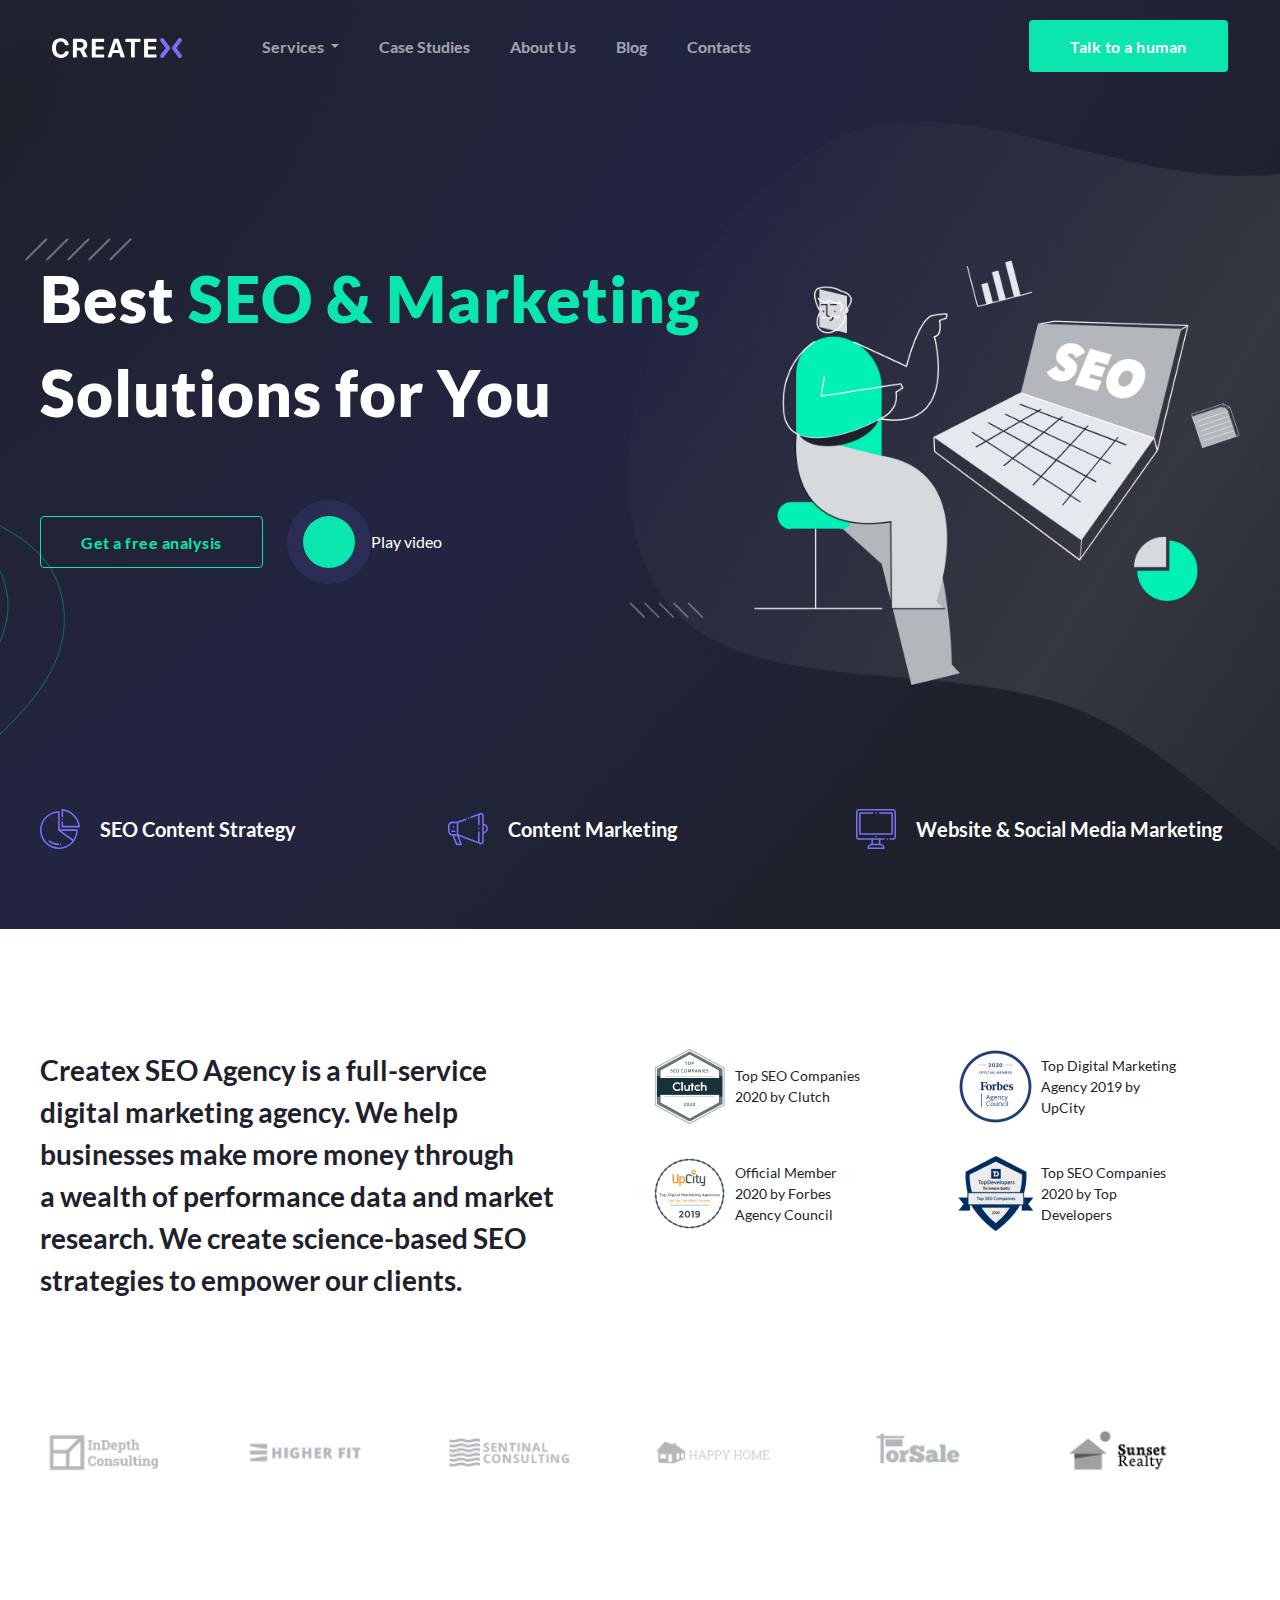
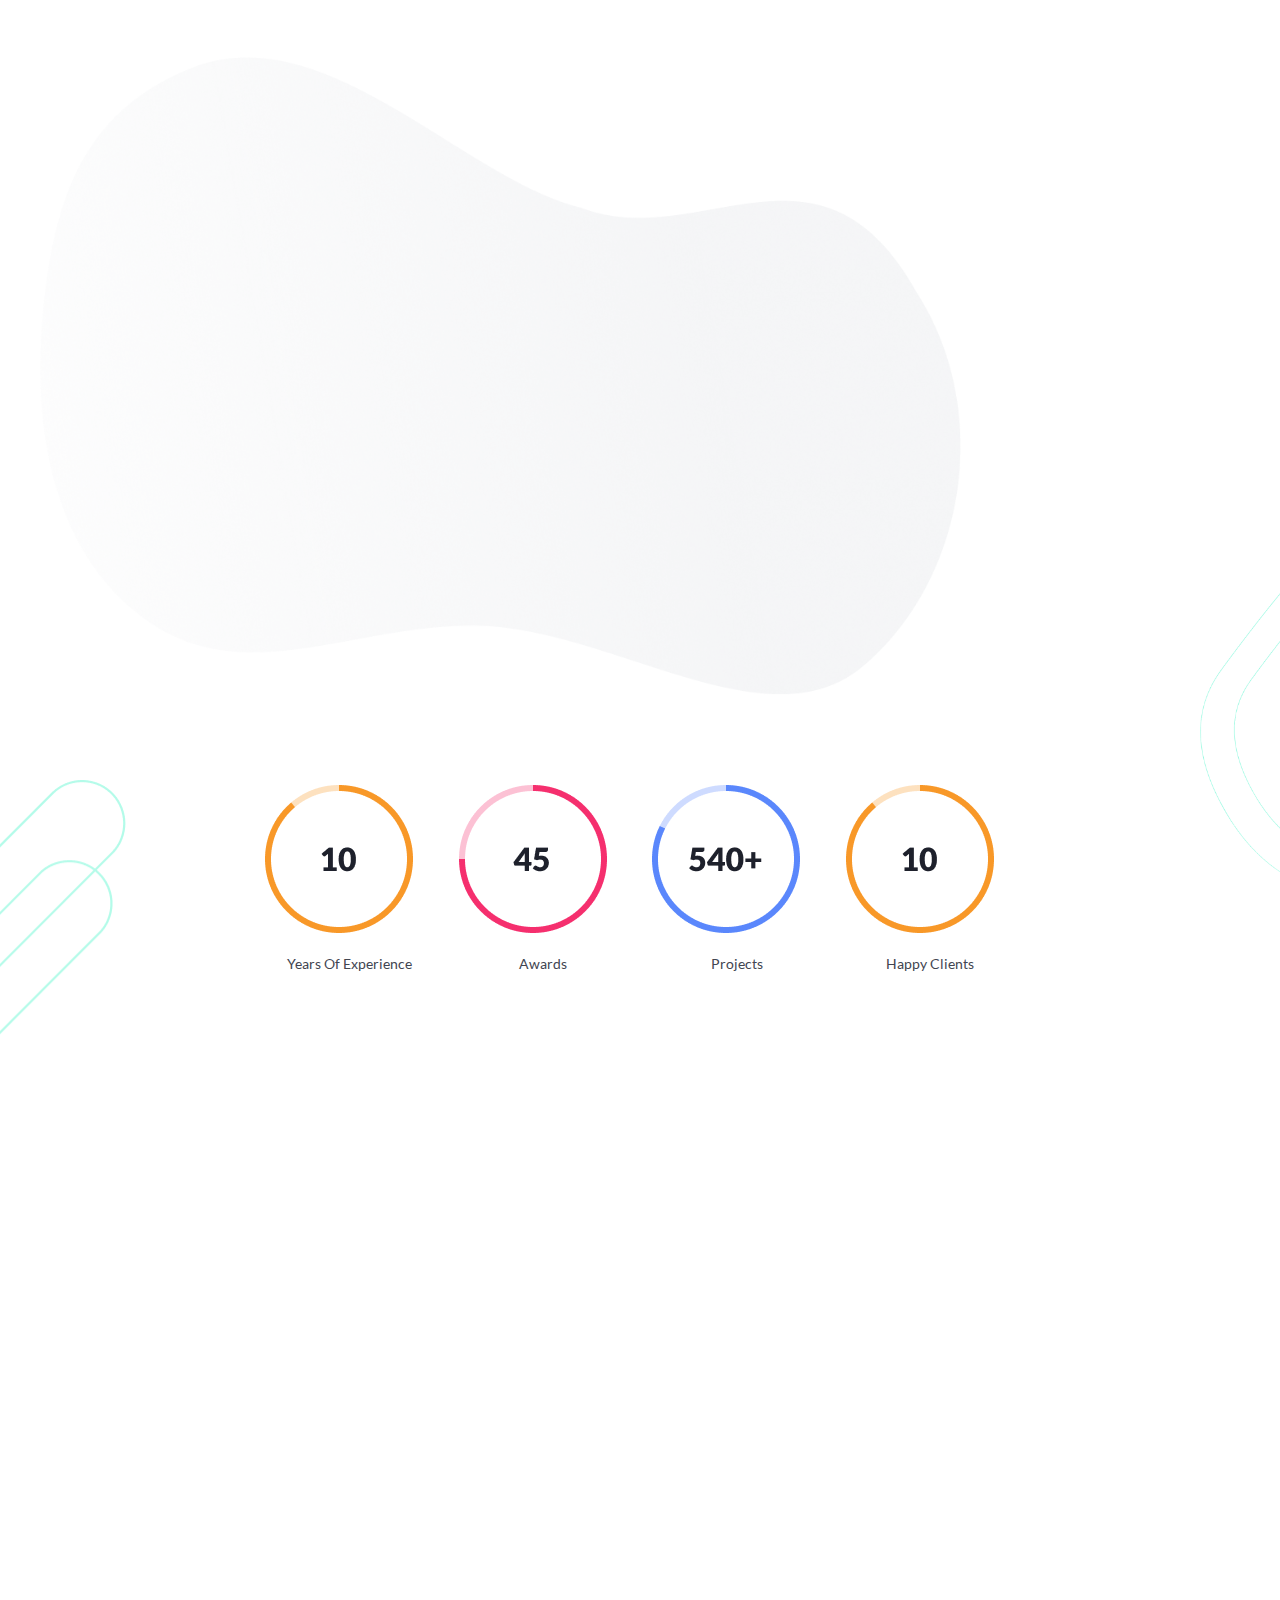
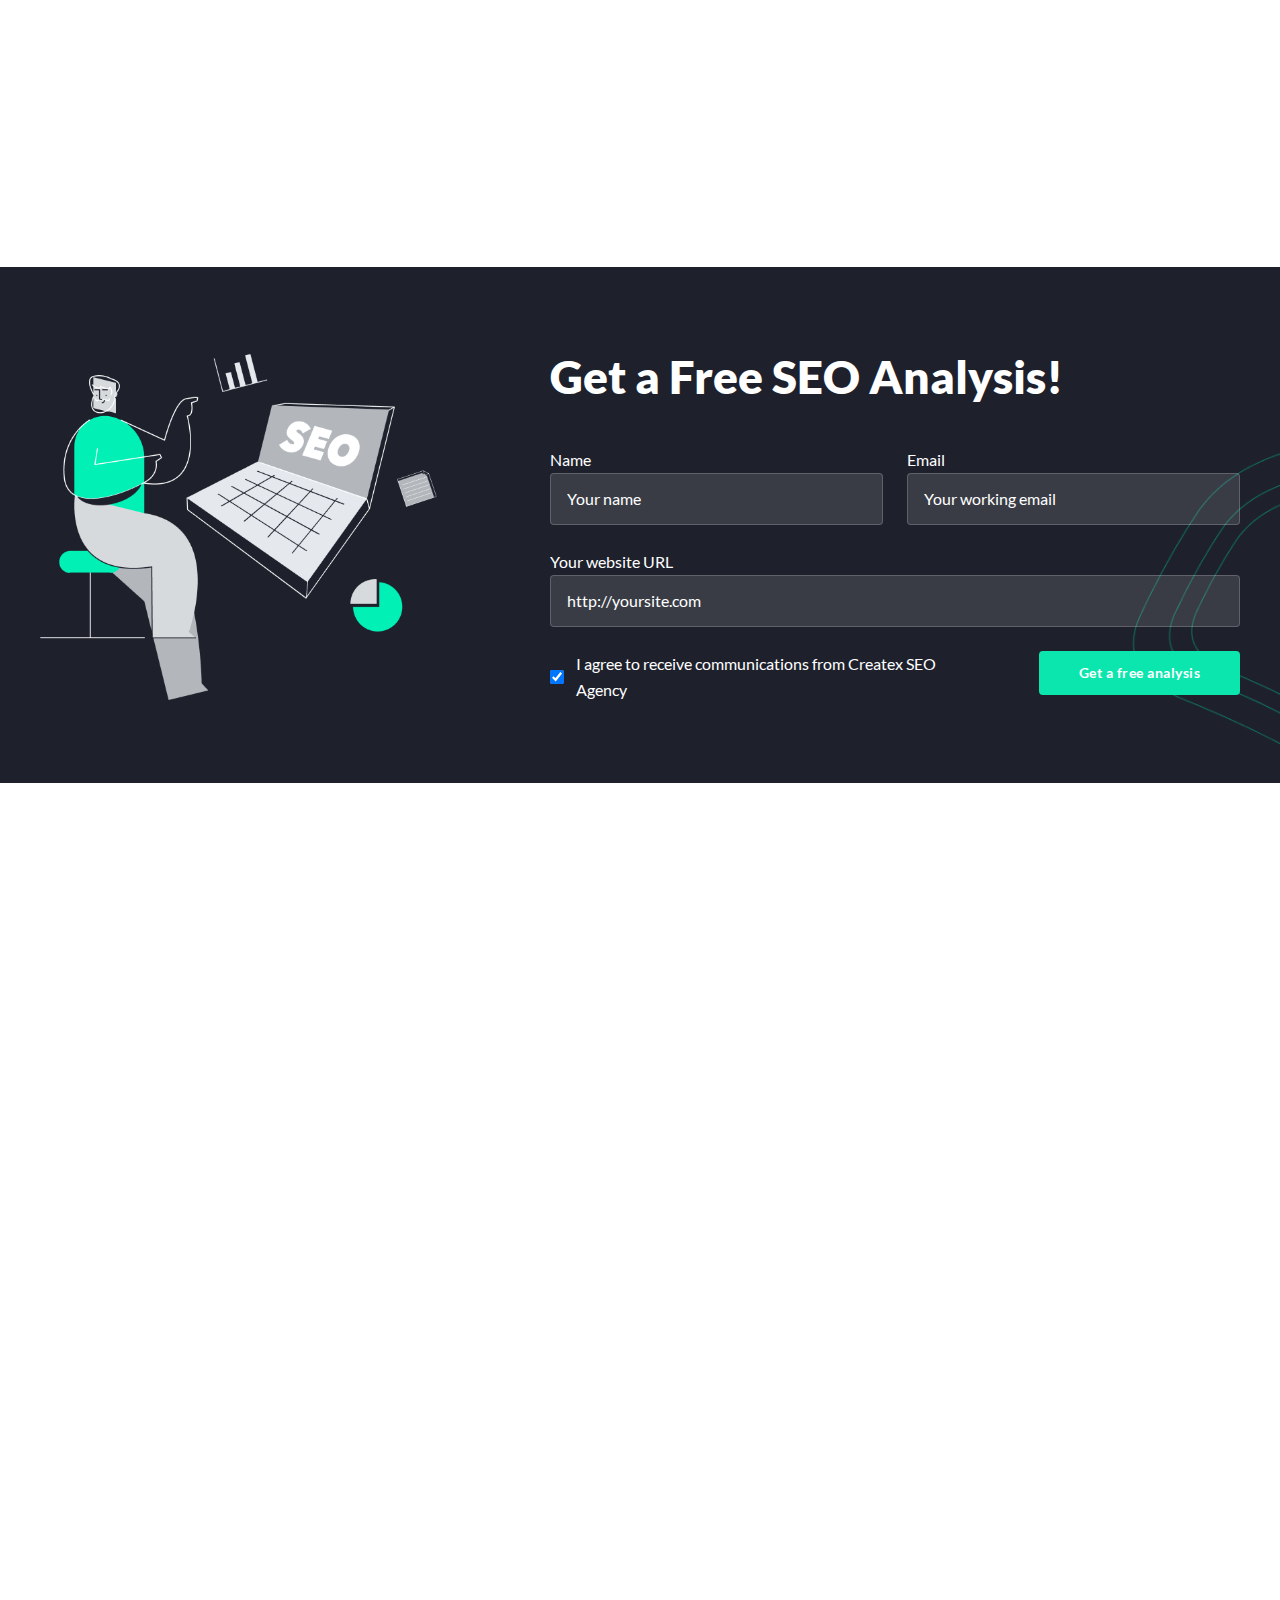
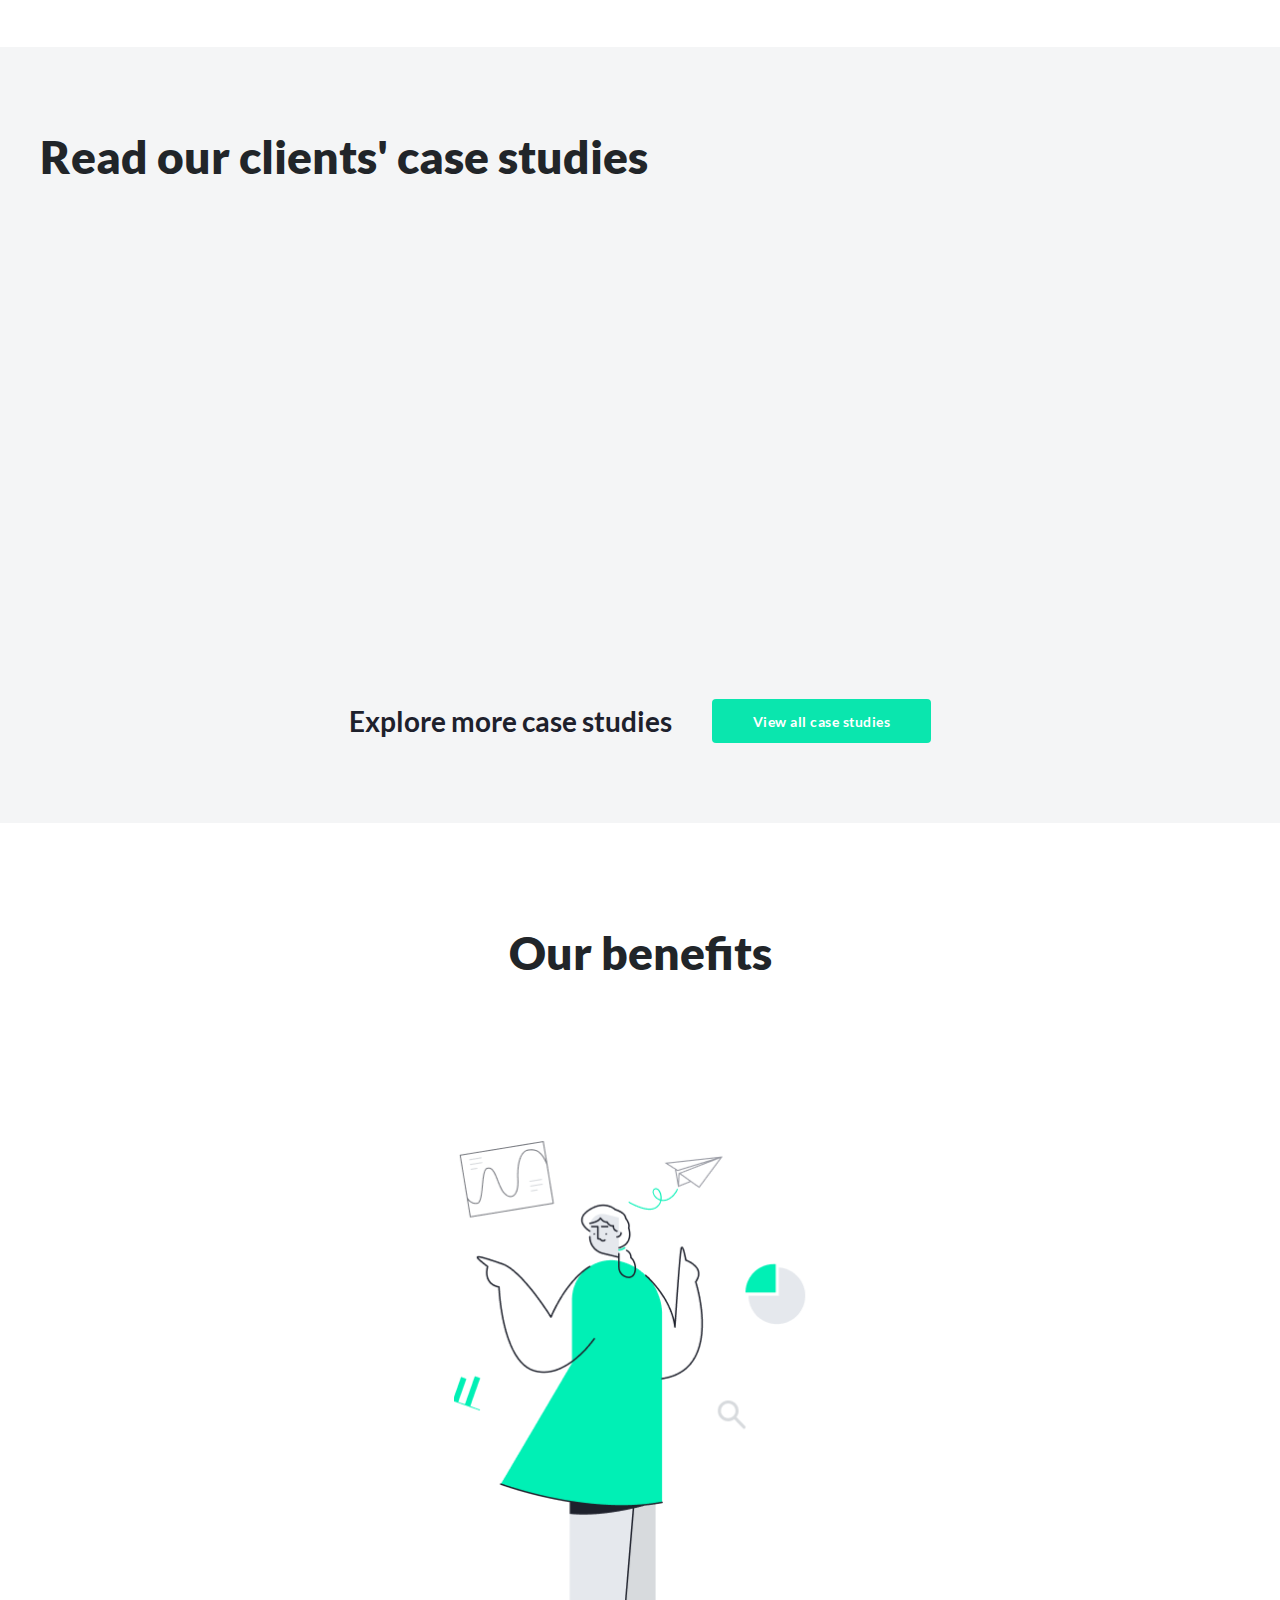
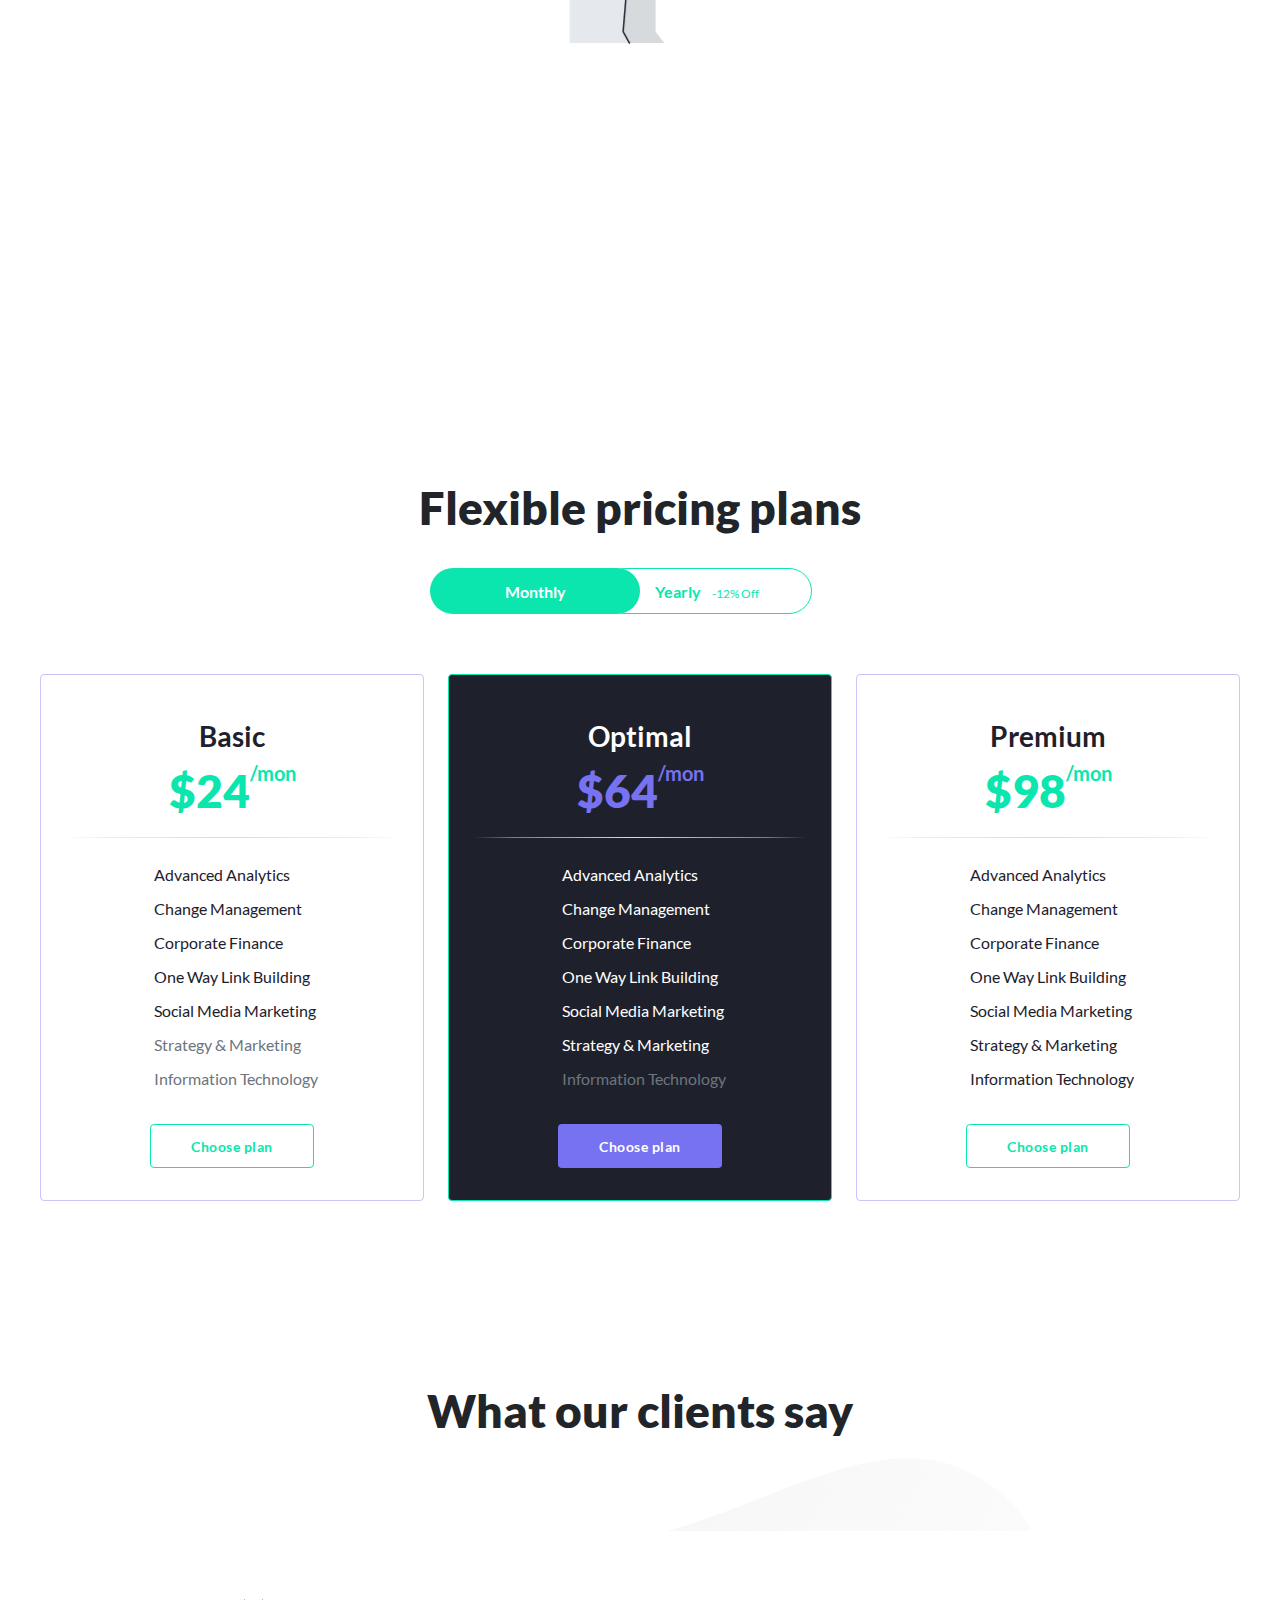
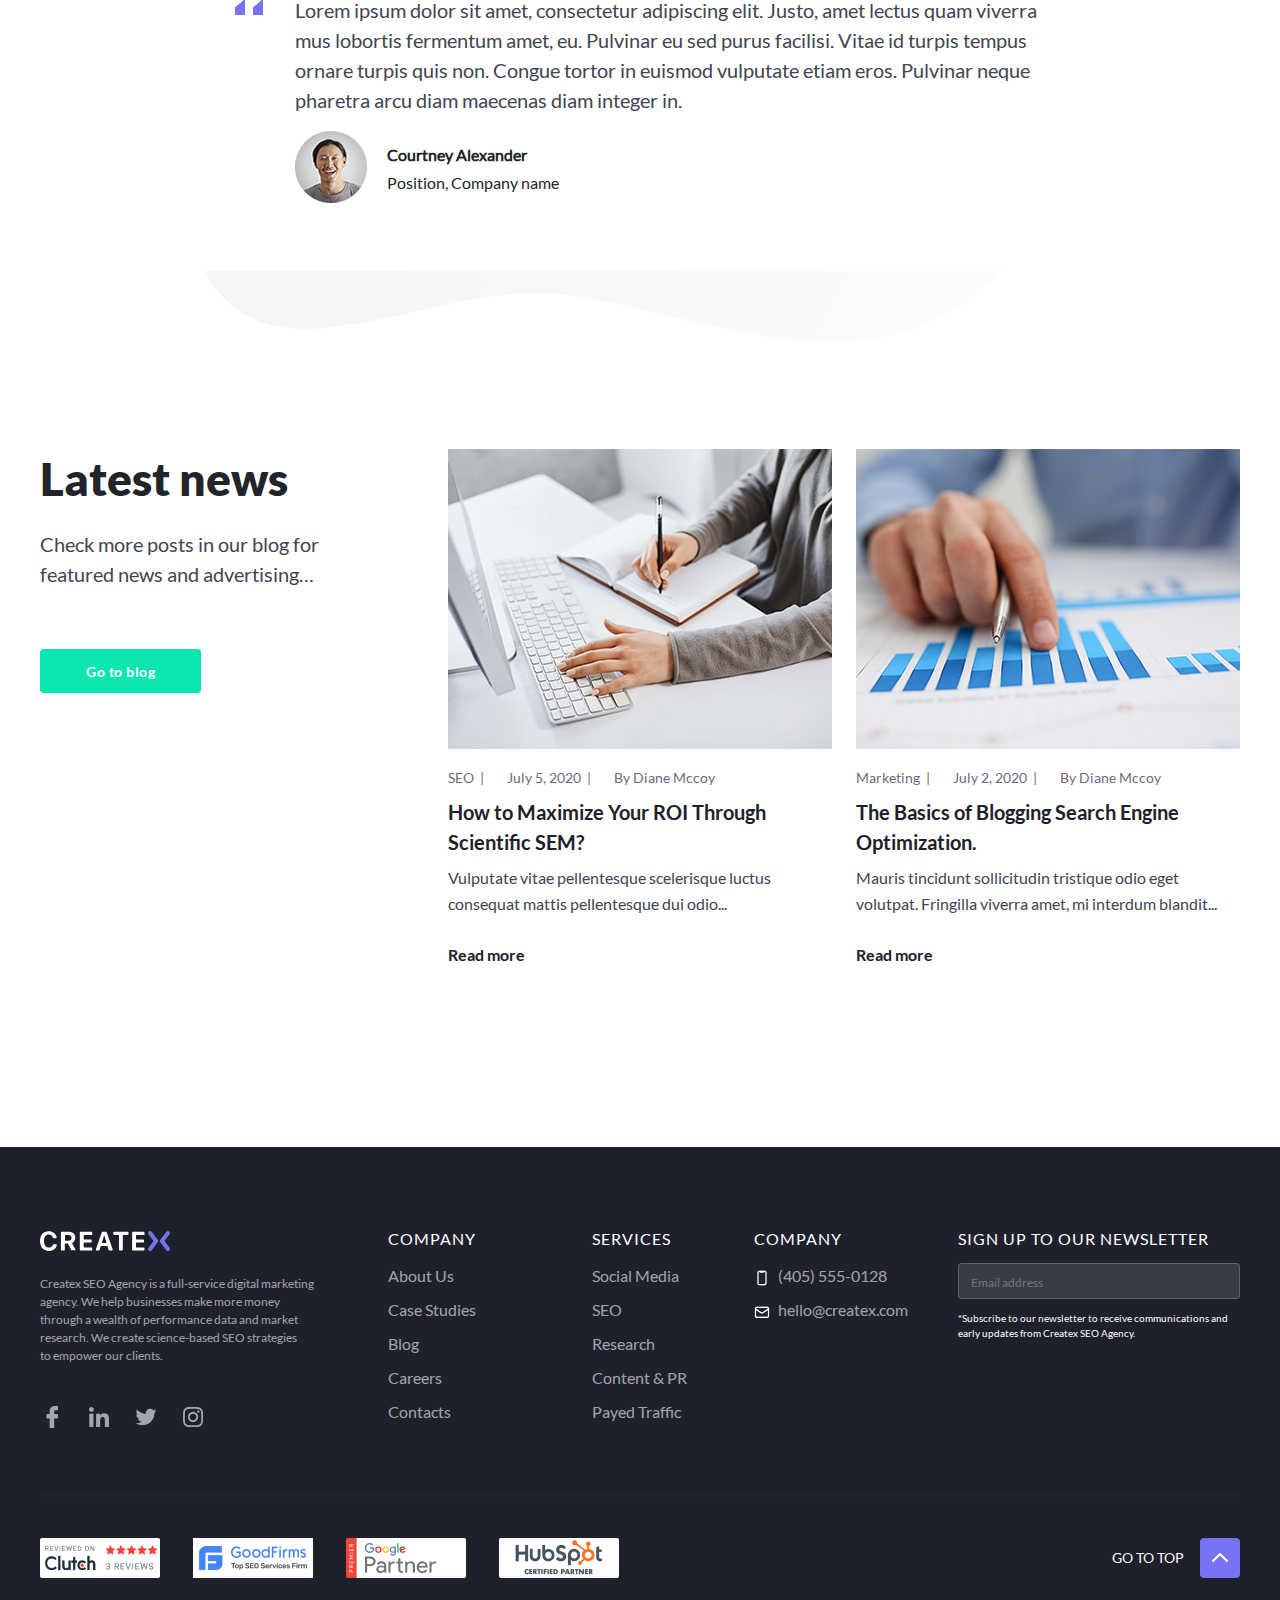
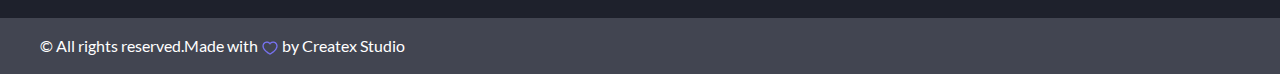
<file: index.html>
<!DOCTYPE html>
<html lang="en">
  <head>
    <meta charset="UTF-8">
    <meta name="viewport" content="width=device-width, initial-scale=1.0">
    <meta http-equiv="X-UA-Compatible" content="ie=edge">
    <link rel="shortcut icon" href="assets/img/logo/favicon.png" type="image/x-icon">
    <title>SEO & Marketing</title>
    <!---=======FONTAWESOME====--->
    <link rel="stylesheet" href="https://cdnjs.cloudflare.com/ajax/libs/font-awesome/6.2.0/css/all.min.css"
      integrity="sha512-xh6O/CkQoPOWDdYTDqeRdPCVd1SpvCA9XXcUnZS2FmJNp1coAFzvtCN9BmamE+4aHK8yyUHUSCcJHgXloTyT2A=="
      crossorigin="anonymous" referrerpolicy="no-referrer" />
    <!---=======FONTAWESOME====--->
    <!-----======BOOTSTRAP CSS==========-->
    <link rel="stylesheet" href="assets/plug-in/bootstrap/bootstrap.min.css">
    <!-----======BOOTSTRAP CSS==========-->
    <!---==AOS CSS===----->
    <link rel="stylesheet" href="assets/plug-in/aos-js/aos.css">
    <!---==AOS CSS===----->
    <!-------======CUSTOM CSS======-->
    <link rel="stylesheet" href="assets/css/styles.css">
    <!-------======CUSTOM CSS======-->
  </head>
  <body>
    <!--TALK MODAL STARTS---->
    <div class="modal fade" id="talk-modal" tabindex="-1" aria-labelledby="exampleModalLabel" aria-hidden="true">
      <div class="modal-dialog">
        <div class="modal-content">
          <div class="modal-header">
            <button type="button" class="btn-close" data-bs-dismiss="modal" aria-label="Close"></button>
          </div>
          <div class="modal-body">
            <h4 class="modal-title fs-5 text-center" id="exampleModalLabel">Subscribe to our newsletter</h4>
            <form>
              <div class="mb-3">
                <label for="talk-name" class="form-label">Name*</label>
                <input type="text" class="form-control" id="talk-name" placeholder="Your name" required>
              </div>
              <div class="mb-3">
                <label for="talk-email" class="form-label">Email*</label>
                <input type="email" class="form-control" id="talk-email" placeholder="Your working email" required>
              </div>
              <div class="d-grid gap-2">
                <button type="submit" class="filled-button">SEND</button>
              </div>
            </form>
          </div>
        </div>
      </div>
    </div>
    <!-- TALK MODAL ENDS -->
    <!----VIDEO-MODAL STARTS--------------------->
    <div class="modal fade modal-video" id="videoModal" tabindex="-1" aria-labelledby="videoModalLabel"
      aria-hidden="true">
      <div class="modal-dialog">
        <div class="modal-content modal-bg">
          <div class="modal-header">
            <button type="button" class="btn-close" data-bs-dismiss="modal" aria-label="Close"></button>
          </div>
          <div class="modal-body">
            <video controls="controls" autoplay muted>
              <source src="assets/img/modal-video.mp4" type="video/mp4">
            </video>
          </div>
        </div>
      </div>
    </div>
    <!----VIDEO-MODAL ENDS--------------------->
    <div class="home-page_hero"
      style="background: url('assets/img/homepage/background.png') center center/cover no-repeat;" id="totop">
      <!----HEADER STARTS------------>
      <header class="main-header">
        <nav class="navbar navbar-expand-lg">
          <div class="container custom-container">
            <a class="" href="index.html">
              <div class="logo-wrapper">
                <img src="assets/img/logo/header-logo.svg" alt="Logo">
              </div>
            </a>
            <button class="navbar-toggler" type="button" data-bs-toggle="collapse"
              data-bs-target="#navbarSupportedContent" aria-controls="navbarSupportedContent" aria-expanded="false"
              aria-label="Toggle navigation">
              <span class="navbar-toggler-icon"></span>
            </button>
            <div class="collapse navbar-collapse" id="navbarSupportedContent">
              <ul class="navbar-nav me-auto mb-2 mb-lg-0 header-link">
                <li class="nav-item dropdown">
                  <a class="nav-link dropdown-toggle" href="#" role="button" data-bs-toggle="dropdown"
                    aria-expanded="false">
                    Services
                  </a>
                  <ul class="dropdown-menu">
                    <li><a class="dropdown-item" href="services.html">Services</a></li>
                    <li><a class="dropdown-item" href="careers.html">Career</a></li>
                    <li><a class="dropdown-item" href="optimization.html">Search Engine Optimization</a></li>
                    <li><a class="dropdown-item" href="rate.html">Rate for Lovato Company</a></li>
                    <li><a class="dropdown-item" href="maximize.html">Maximize</a></li>
                    <li><a class="dropdown-item" href="rate.html">Our Rate</a></li>
                  </ul>
                </li>
                <li class="nav-item">
                  <a class="nav-link" href="case-studies.html">Case Studies</a>
                </li>
                <li class="nav-item">
                  <a class="nav-link" href="about.html">About Us</a>
                </li>
                <li class="nav-item">
                  <a class="nav-link" href="blog.html">Blog</a>
                </li>
                <li class="nav-item">
                  <a class="nav-link" href="contact.html">Contacts</a>
                </li>
              </ul>
              <div class="header-call">
                <button type="button" class="filled-button header-btn" data-bs-toggle="modal"
                  data-bs-target="#talk-modal">Talk to a human</>
              </div>
            </div>
          </div>
        </nav>
      </header>
      <!----HEADER ENDS------------>
      <!-----HERO- STARTS---------------->
      <section class="hero">
        <div class="custom-container">
          <div class="hero-up">
            <div class="row">
              <div class="col-12 col-sm-7 col-md-7">
                <div class="hero-banner" data-aos="fade-down" data-aos-duration="2000">
                  <h1 class="hero-title">Best <span>SEO & Marketing</span> Solutions for You</h1>
                  <div class="hero-bottom">
                    <div class="banner-button">
                      <a href="contact.html" class="empty-button">Get a free analysis</a>
                    </div>
                    <div class="play-wrapper d-flex align-items-center">
                      <div class="circle">
                        <div class="play-button">
                          <button type="button" class="" data-bs-toggle="modal" data-bs-target="#videoModal">
                            <i class="fa-solid fa-play"></i>
                          </button>
                        </div>
                      </div>
                      <span>Play video</span>
                    </div>
                  </div>
                </div>
              </div>
              <div class="col-12 col-sm-5 col-md-5">
                <div class="banner-pic">
                  <img src="assets/img/homepage/illustration.png" alt="illustration">
                </div>
              </div>
            </div>
          </div>
          <div class="hero-features" data-aos="fade-zoom-in" data-aos-easing="ease-in-back" data-aos-offset="0">
            <div class="row">
              <div class="col-12 col-sm-4 col-md-4">
                <div class="feature-item">
                  <div class="feature-item__icon">
                    <img src="assets/img/icon/G.svg" alt="strategy">
                  </div>
                  <p class="feature-item__title">SEO Content Strategy</p>
                </div>
              </div>
              <div class="col-12 col-sm-4 col-md-4">
                <div class="feature-item">
                  <div class="feature-item__icon">
                    <img src="assets/img/icon/ic-speaker.svg" alt="strategy">
                  </div>
                  <p class="feature-item__title">Content Marketing</p>
                </div>
              </div>
              <div class="col-12 col-sm-4 col-md-4">
                <div class="feature-item">
                  <div class="feature-item__icon">
                    <img src="assets/img/icon/ic-computer.svg" alt="strategy">
                  </div>
                  <p class="feature-item__title">Website & Social Media Marketing</p>
                </div>
              </div>
            </div>
          </div>
        </div>
      </section>
      <!-----HERO- ENDS---------------->
    </div>
    <!------HOME INFO STARTS------------>
    <section class="home-info">
      <div class="custom-container">
        <div class="home-info__up">
          <div class="row">
            <div class="col-12 col-md-4 col-xl-6">
              <div class="home-info__txt">
                <h3 class="home-info__title">
                  Createx SEO Agency is a full-service digital marketing agency. We help businesses make more money
                  through
                  a wealth of performance data and market research. We create science-based SEO strategies to empower
                  our
                  clients.
                </h3>
              </div>
            </div>
            <div class="col-12 col-md-8 col-xl-6">
              <div class="info-award__wrapper">
                <div class="row">
                  <div class="col-12 col-sm-6">
                    <div class="info-award d-flex align-items-center">
                      <div class="info-award__img">
                        <img src="assets/img/icon/info-1.png" alt="awards">
                      </div>
                      <span>Top SEO Companies 2020 by Clutch</span>
                    </div>
                  </div>
                  <div class="col-12 col-sm-6">
                    <div class="info-award d-flex align-items-center">
                      <div class="info-award__img">
                        <img src="assets/img/icon/info-2.png" alt="awards">
                      </div>
                      <span>Top Digital Marketing Agency 2019 by UpCity</span>
                    </div>
                  </div>
                  <div class="col-12 col-sm-6">
                    <div class="info-award d-flex align-items-center">
                      <div class="info-award__img">
                        <img src="assets/img/icon/info-3.png" alt="awards">
                      </div>
                      <span>Official Member 2020 by Forbes Agency Council</span>
                    </div>
                  </div>
                  <div class="col-12 col-sm-6">
                    <div class="info-award d-flex align-items-center">
                      <div class="info-award__img">
                        <img src="assets/img/icon/info-4.png" alt="awards">
                      </div>
                      <span>Top SEO Companies 2020 by Top Developers</span>
                    </div>
                  </div>
                </div>
              </div>
            </div>
          </div>
        </div>
        <div class="partners">
          <div class="row">
            <div class="col-6 col-sm-4 col-lg-2">
              <div class="partner-wrapper">
                <div class="partner">
                  <img src="assets/img/homepage/client-logo1.png" alt="partner">
                </div>
                <div class="partner-none">
                  <img src="assets/img/partners/InDepth Consulting Logo - Untitled Page.png" alt="">
                </div>
              </div>
            </div>
            <div class="col-6 col-sm-4 col-lg-2">
              <div class="partner-wrapper">
                <div class="partner">
                  <img src="assets/img/homepage/client-logo2.png" alt="partner">
                </div>
                <div class="partner-none">
                  <img src="assets/img/partners/Higher Fit Logo - black.png" alt="partner">
                </div>
              </div>
            </div>
            <div class="col-6 col-sm-4 col-lg-2">
              <div class="partner-wrapper">
                <div class="partner">
                  <img src="assets/img/homepage/client-logo3.png" alt="partner">
                </div>
                <div class="partner-none">
                  <img src="assets/img/partners/Sentinal Consulting Logo-black.png" alt="partner">
                </div>
              </div>
            </div>
            <div class="col-6 col-sm-4 col-lg-2">
              <div class="partner-wrapper">
                <div class="partner">
                  <img src="assets/img/homepage/client-logo4.png" alt="partner">
                </div>
                <div class="partner-none">
                  <img src="assets/img/partners/Happy Home Logo-black.png" alt="partner">
                </div>
              </div>
            </div>
            <div class="col-6 col-sm-4 col-lg-2">
              <div class="partner-wrapper">
                <div class="partner">
                  <img src="assets/img/homepage/client-logo5.png" alt="partner">
                </div>
                <div class="partner-none">
                  <img src="assets/img/partners/For Sale Logo-black.png" alt="partner">
                </div>
              </div>
            </div>
            <div class="col-6 col-sm-4 col-lg-2">
              <div class="partner-wrapper">
                <div class="partner">
                  <img src="assets/img/partners/Sunset Realty Logo-gray.png" alt="partner">
                </div>
                <div class="partner-none">
                  <img src="assets/img/homepage/client-logo6.png" alt="partner">
                </div>
              </div>
            </div>
          </div>
        </div>
      </div>
    </section>
    <!------HOME INFO ENDS------------>
    <!---HOMEPAGE ABOUT STARTS---------------------->
    <section class="home-about">
      <div class="shape-line">
        <img src="assets/img/homepage/shape-line.png" alt="line shape">
      </div>
      <div class="shape-vector">
        <img src="assets/img/homepage/lines.png" alt="line shape">
      </div>
      <div class="custom-container">
        <div class="shape-layer">
          <div class="home-about-wrapper">
            <div class="row">
              <div class="col-12 col-sm-12 col-md-5">
                <div class="home-about-left" data-aos="fade-right">
                  <h2 class="section-title">Createx Agency </h2>
                  <p class="home-about__descr">
                    Lacus ac mollis vitae viverra. Tincidunt est, feugiat montes, viverra ullamcorper mi dui, nulla
                    pharetra. Sapien urna nullam elit diam mauris orci. Volutpat quam tempus justo, aliquam. Tortor
                    ultrices
                    mattis eget orci eu nisi sed augue odio. Et senectus risus, pharetra, tristique libero. Dolor risus
                    ac quam dictum mattis ultrices laoreet sapien. Feugiat lacus, suscipit eu sociis et quis hendrerit.
                    Cras
                    at ac magna ultricies orci.
                  </p>
                  <div class="test">
                    <a href="about.html" class="filled-button">More about us</a>
                  </div>
                </div>
              </div>
              <div class="col-12 col-sm-12 col-md-7" data-aos="fade-left">
                <div class="home-about-col">
                  <div class="home-about-pic">
                    <img src="assets/img/homepage/home-about-team.png" alt="our team">
                  </div>
                </div>
              </div>
            </div>
          </div>
        </div>
        <div class="home-figures little-container about-perxent">
          <div class="row">
            <div class="col-12 col-sm-6 col-md-3">
              <div class="home-figure">
                <div class="home-figure__img">
                  <img src="assets/img/homepage/circle-progress1.png" alt="our progress">
                </div>
                <span>Years of experience</span>
              </div>
            </div>
            <div class="col-12 col-sm-6 col-md-3">
              <div class="home-figure">
                <div class="home-figure__img">
                  <img src="assets/img/homepage/circle-progress22.png" alt="our progress">
                </div>
                <span>Awards</span>
              </div>
            </div>
            <div class="col-12 col-sm-6 col-md-3">
              <div class="home-figure">
                <div class="home-figure__img">
                  <img src="assets/img/homepage/circle-progress3.png" alt="our progress">
                </div>
                <span>Projects</span>
              </div>
            </div>
            <div class="col-12 col-sm-6 col-md-3">
              <div class="home-figure">
                <div class="home-figure__img">
                  <img src="assets/img/homepage/circle-progress1.png" alt="our progress">
                </div>
                <span>Happy clients</span>
              </div>
            </div>
          </div>
        </div>
      </div>
    </section>
    <!---HOMEPAGE ABOUT ENDS---------------------->
    <!-----HOMEPAGE SERVICES STARTS----------------->
    <section class="home-service" data-aos="fade-in" data-aos-duration="1200">
      <div class="custom-container">
        <h2 class="section-title">Createx Agency </h2>
        <div class="home-service-tabs">
          <ul class="nav nav-pills nav-justified">
            <li class="nav-item">
              <a class="nav-link active" aria-current="page" href="#">Social Media</a>
            </li>
            <li class="nav-item">
              <a class="nav-link" href="#">SEO</a>
            </li>
            <li class="nav-item">
              <a class="nav-link" href="#">Research</a>
            </li>
            <li class="nav-item">
              <a class="nav-link" href="#">Content & PR</a>
            </li>
            <li class="nav-item">
              <a class="nav-link" href="#">Payed Traffic</a>
            </li>
          </ul>
        </div>
        <div class="worflow">
          <div class="row">
            <div class="col-12 col-sm-12 col-lg-4">
              <div class="workflow-inner">
                <p class="worflow-title">Complete Worflow For Any SEO Professional</p>
                <div class="mark-titles">
                  <div class="mark-text d-flex align-items-center">
                    <div class="mark-icon">
                      <img src="assets/img/homepage/Mark.png" alt="mark">
                    </div>
                    <span>Aenean enim tellus morbi nisl vulputate dictumst.</span>
                  </div>
                  <div class="mark-text d-flex align-items-center">
                    <div class="mark-icon">
                      <img src="assets/img/homepage/Mark.png" alt="mark">
                    </div>
                    <span>Nibh sapien volutpat lacus augue.</span>
                  </div>
                  <div class="mark-text d-flex align-items-center">
                    <div class="mark-icon">
                      <img src="assets/img/homepage/Mark.png" alt="mark">
                    </div>
                    <span>Vel in amet, placerat adipiscing est pharetra.</span>
                  </div>
                  <div class="mark-text d-flex align-items-center">
                    <div class="mark-icon">
                      <img src="assets/img/homepage/Mark.png" alt="mark">
                    </div>
                    <span>Gravida ornare sit in et ut sit sem id.</span>
                  </div>
                  <div class="mark-text d-flex align-items-center">
                    <div class="mark-icon">
                      <img src="assets/img/homepage/Mark.png" alt="mark">
                    </div>
                    <span>Ultrices pellentesque dictum enim egestas ac diam.</span>
                  </div>
                  <div class="mark-text d-flex align-items-center">
                    <div class="mark-icon">
                      <img src="assets/img/homepage/Mark.png" alt="mark">
                    </div>
                    <span>Sit semper enim senectus integer ut turpis et.</span>
                  </div>
                </div>
                <div class="workflow-buttons">
                  <a href="maximize.html" class="empty-button">Learn more</a>
                  <a href="#" class="filled-button">Try SEO toolkit</a>
                </div>
              </div>
            </div>
            <div class="col-12 col-sm-12 col-lg-8">
              <div class="workflow-cover">
                <div class="workflow-layer">
                  <img src="assets/img/homepage/bg-shape.png" alt="illustration">
                  <div class="workflow-main__illustation">
                    <img src="assets/img/homepage/workflow-illustration.png" alt="illustration">
                  </div>
                </div>
              </div>
            </div>
          </div>
        </div>
      </div>
    </section>
    <!-----HOMEPAGE SERVICES ENDS----------------->
    <!-----HOMEPAGE ANALYSIS FORM STARTS-------------------->
    <section class="homepage-request"
      style="background-image: url('assets/img/homepage/free-seo-analysis-background.png');">
      <div class="custom-container">
        <div class="row">
          <div class="col-12 col-md-12 col-lg-5">
            <div class="wrapper-illustration">
              <div class="request-illustration">
                <img src="assets/img/homepage/illustration.png" alt="">
              </div>
            </div>
          </div>
          <div class="col-12 col-md-12 col-lg-7">
            <div class="analysis-form__cover">
              <div class="analysis-form__title">Get a Free SEO Analysis!</div>
              <div class="analysis-form">
                <form class="">
                  <div class="row">
                    <div class="col-12 col-sm-12 col-md-6">
                      <div class="analysis-form__input">
                        <label for="analysis-name">Name</label>
                        <input type="text" name="analysis-name" id="analysis-name" class="" placeholder="Your name"
                          required>
                      </div>
                    </div>

                    <div class="col-12 col-sm-12 col-md-6">
                      <div class="analysis-form__input">
                        <label for="analysis-email">Email</label>
                        <input type="email" name="analysis-email" id="analysis-email" placeholder="Your working email"
                          required>
                      </div>
                    </div>
                    <div class="col-12 col-sm-12 col-md-12">
                      <div class="analysis-form__input">
                        <label for="your-website">Your website URL</label>
                        <input type="url" name="your-website" id="your-website" placeholder="http://yoursite.com"
                          required>
                      </div>
                    </div>
                    <div class="col-12 col-sm-12 col-md-7">
                      <div class="checkbox-wrapper">
                        <input type="checkbox" name="agree-checked" checked id="agree-checked" required>
                        <label for="agree-checked" class="agree-checked">I agree to receive communications from Createx
                          SEO Agency</label>
                      </div>
                    </div>
                    <div class="col-12 col-sm-12 col-md-5">
                      <div class="button-submit-wrapper">
                        <button class="filled-button">Get a free analysis</button>
                      </div>
                    </div>
                  </div>
              </div>
              </form>
            </div>

          </div>
        </div>

      </div>
      </div>
    </section>
    <!-----HOMEPAGE ANALYSIS FORM ENDS-------------------->
    <!----FAQ STARTS-------------->
    <section class="home-questions">
      <div class="custom-container">
        <div class="row">
          <div class="col-12 col-md-12 col-lg-7">
            <div class="home-question-col" data-aos="fade-up" data-aos-duration="1500">
              <div class="analysis-form__title">Freequently Ask Questions</div>
              <div class="accordion-wrapper services-accordion">
                <div class="accordion" id="accordionPanelsStayOpenExample">
                  <div class="accordion-item">
                    <h2 class="accordion-header" id="panelsStayOpen-headingOne">
                      <button class="accordion-button" type="button" data-bs-toggle="collapse"
                        data-bs-target="#panelsStayOpen-collapseOne" aria-expanded="true"
                        aria-controls="panelsStayOpen-collapseOne">
                        Aliquet lectus urna viverra in odio?
                      </button>
                    </h2>
                    <div id="panelsStayOpen-collapseOne" class="accordion-collapse collapse show"
                      aria-labelledby="panelsStayOpen-headingOne">
                      <div class="accordion-body">
                        Adipiscing nunc arcu enim elit mattis eu placerat proin. Imperdiet elementum faucibus dignissim
                        purus. Fusce parturient diam magna ullamcorper morbi semper massa ac facilisis.
                      </div>
                    </div>
                  </div>
                  <div class="accordion-item">
                    <h2 class="accordion-header" id="panelsStayOpen-headingTwo">
                      <button class="accordion-button collapsed" type="button" data-bs-toggle="collapse"
                        data-bs-target="#panelsStayOpen-collapseTwo" aria-expanded="false"
                        aria-controls="panelsStayOpen-collapseTwo">
                        Orci commodo, viverra orci mollis ut euismod?
                      </button>
                    </h2>
                    <div id="panelsStayOpen-collapseTwo" class="accordion-collapse collapse"
                      aria-labelledby="panelsStayOpen-headingTwo">
                      <div class="accordion-body">
                        Adipiscing nunc arcu enim elit mattis eu placerat proin. Imperdiet elementum faucibus dignissim
                        purus. Fusce parturient diam magna ullamcorper morbi semper massa ac facilisis.
                      </div>
                    </div>
                  </div>
                  <div class="accordion-item">
                    <h2 class="accordion-header" id="panelsStayOpen-headingThree">
                      <button class="accordion-button collapsed" type="button" data-bs-toggle="collapse"
                        data-bs-target="#panelsStayOpen-collapseThree" aria-expanded="false"
                        aria-controls="panelsStayOpen-collapseThree">
                        Sagittis vitae facilisi rutrum amet mauris quisque vel convallis?
                      </button>
                    </h2>
                    <div id="panelsStayOpen-collapseThree" class="accordion-collapse collapse"
                      aria-labelledby="panelsStayOpen-headingThree">
                      <div class="accordion-body">
                        Adipiscing nunc arcu enim elit mattis eu placerat proin. Imperdiet elementum faucibus dignissim
                        purus. Fusce parturient diam magna ullamcorper morbi semper massa ac facilisis.
                      </div>
                    </div>
                  </div>
                  <div class="accordion-item">
                    <h2 class="accordion-header" id="panelsStayOpen-headingFour">
                      <button class="accordion-button collapsed" type="button" data-bs-toggle="collapse"
                        data-bs-target="#panelsStayOpen-collapseFour" aria-expanded="false"
                        aria-controls="panelsStayOpen-collapseFour">
                        In id dolor quis nunc, urna hendrerit pharetra?
                      </button>
                    </h2>
                    <div id="panelsStayOpen-collapseFour" class="accordion-collapse collapse"
                      aria-labelledby="panelsStayOpen-headingFour">
                      <div class="accordion-body">
                        Adipiscing nunc arcu enim elit mattis eu placerat proin. Imperdiet elementum faucibus dignissim
                        purus. Fusce parturient diam magna ullamcorper morbi semper massa ac facilisis.
                      </div>
                    </div>
                  </div>
                </div>
              </div>
              <a href="../blog.html" class="filled-button">Discover more <i class="fa-solid fa-arrow-right"></i></a>
            </div>
          </div>
          <div class="col-12 col-md-12 col-lg-5">
            <div class="home-illus-wrapper about-illus" data-aos="fade-up" data-aos-duration="1500">
              <div class="home-question__illus">
                <img src="assets/img/homepage/home-question-illustration.png" alt="illustration">
              </div>
            </div>
          </div>
        </div>
      </div>
      </div>
    </section>
    <!----FAQ ENDS-------------->
    <!-----CASE STUDIOS STARTS------------------------->
    <section class="case-studios">
      <div class="custom-container">
        <div class="section-title text-start">Read our clients' case studies</div>
        <div class="case-card-wrapper" data-aos="fade-up" data-aos-duration="1500">
          <div class="row">
            <div class="col-12 col-sm-6 col-md-6 col-lg-4">
              <a href="#">
                <div class="case-card-cover">
                  <div class="case-card">
                  </div>
                  <div class="case-card-inner">
                    <div class="case-card-head">
                      <div class="case-card-logo">
                        <img src="assets/img/homepage/client-logo-1.png" alt="client logo">
                      </div>
                      <span>Charity organisation</span>
                    </div>
                    <div class="case-card-body">
                      <p class="case-card-descr">Createx SEO Agency helped National Inc. increase their MQL to SQL
                        conversion rate by 300%.</p>
                      <div class="case-card-rates">
                        <div class="case-card-rate">
                          <div class="case-rate-img">
                            <img src="assets/img/homepage/circle-card-orange.png" alt="rate">
                          </div>
                          <div class="case-rate-txt">
                            <strong>90%</strong>
                            <span>Engagement</span>
                          </div>
                        </div>
                        <div class="case-card-rate">
                          <div class="case-rate-img">
                            <img src="assets/img/homepage/circle-success.png" alt="rate">
                          </div>
                          <div class="case-rate-txt">
                            <strong>100%</strong>
                            <span>Deliverability</span>
                          </div>
                        </div>
                      </div>
                    </div>
                  </div>
                </div>
              </a>
            </div>
            <div class="col-12 col-sm-6 col-md-6 col-lg-4">
              <a href="#">
                <div class="case-card-cover">
                  <div class="case-card">
                  </div>
                  <div class="case-card-inner">
                    <div class="case-card-head">
                      <div class="case-card-logo">
                        <img src="assets/img/homepage/client-logo-1.png" alt="client logo">
                      </div>
                      <span>Oil and natural resources</span>
                    </div>
                    <div class="case-card-body">
                      <p class="case-card-descr">With an advanced A/B testing and usability analysis, Createx SEO Agency
                        helps Del Mar see a 400% increase in conversion rate.</p>
                      <div class="case-card-rates">
                        <div class="case-card-rate">
                          <div class="case-rate-img">
                            <img src="assets/img/homepage/circle-orange-100.png" alt="rate">
                          </div>
                          <div class="case-rate-txt">
                            <strong>200%</strong>
                            <span>Growth in sales</span>
                          </div>
                        </div>
                        <div class="case-card-rate">
                          <div class="case-rate-txt">
                            <strong>1,400%</strong>
                            <span>Target investors</span>
                          </div>
                        </div>
                      </div>
                    </div>
                  </div>
                </div>
              </a>
            </div>
            <div class="col-12 col-sm-6 col-md-6 col-lg-4">
              <a href="#">
                <div class="case-card-cover">
                  <div class="case-card">
                  </div>
                  <div class="case-card-inner">
                    <div class="case-card-head">
                      <div class="case-card-logo">
                        <img src="assets/img/homepage/client-logo6.png" alt="client logo">
                      </div>
                      <span>Personal care</span>
                    </div>
                    <div class="case-card-body">
                      <p class="case-card-descr">We helped Sunset company break through a noisy industry and better
                        understand their buyer's journey.</p>
                      <div class="case-card-rates">
                        <div class="case-card-rate">
                          <div class="case-rate-img">
                            <img src="assets/img/homepage/circle-pink.png" alt="rate">
                          </div>
                          <div class="case-rate-txt">
                            <strong>70%</strong>
                            <span>Open Rate</span>
                          </div>
                        </div>
                        <div class="case-card-rate">
                          <div class="case-rate-img">
                            <img src="assets/img/homepage/circle-orange-100.png" alt="rate">
                          </div>
                          <div class="case-rate-txt">
                            <strong>200%</strong>
                            <span>Growth in sales</span>
                          </div>
                        </div>
                      </div>
                    </div>
                  </div>
                </div>
              </a>
            </div>
          </div>
        </div>
        <div class="case-studios-bottom">
          <div class="studios-bottom-ttl">Explore more case studies</div>
          <div class="studios-btn">
            <a href="../case-studies.html" class="filled-button">View all case studies</a>
          </div>
        </div>
      </div>
    </section>
    <!-----CASE STUDIOS ENDS------------------------->
    <!---HOME BENEFITS STARTS---------->
    <section class="home-benefits">
      <div class="custom-container">
        <h2 class="section-title">Our benefits</h2>
        <div class="row">
          <div class="col-12 col-sm-6 col-md-6 lg-6 col-xl-4">
            <div class="home-benefit">
              <div class="benefit-wrapper" data-aos="fade-up" data-aos-duration="1500">
                <div class="icon-wrapper">
                  <img src="assets/img/icon/ic-speaker.png" alt="icon">
                </div>
                <strong>Social Advertising Experts</strong>
                <span>Culpa nostrud commodo ea consequat aliquip reprehenderit. Veniam velit nostrud aliquip
                  sunt.</span>
              </div>
              <div class="benefit-wrapper" data-aos="fade-up" data-aos-duration="1500">
                <div class="icon-wrapper">
                  <img src="assets/img/icon/ic-target.png" alt="icon">
                </div>
                <strong>ROI Focused Campaigns</strong>
                <span>Cursus sit eu viverra suspendisse eu quisque enim est tortor. Mauris ornare convallis nisi diam
                  imperdiet. </span>
              </div>
              <div class="benefit-wrapper" data-aos="fade-up" data-aos-duration="1500">
                <div class="icon-wrapper">
                  <img src="assets/img/icon/ic-checklist.png" alt="icon">
                </div>
                <strong>Monthly Reporting</strong>
                <span>Aenean urna dictum adipiscing nec, cras quisque. Nunc in odio ultricies ornare ornare nunc
                  venenatis
                  mauris. </span>
              </div>
            </div>
          </div>
          <div class="col-12 col-sm-6 col-md-3 col-lg-4 illus-display">
            <div class="benefit-illus__cover">
              <div class="benefit-illus">
                <img src="assets/img/homepage/benefit-illus.png" alt="illustration">
              </div>
            </div>
          </div>
          <div class="col-12 col-sm-6 col-md-6 lg-6 col-xl-4">
            <div class="home-benefit">
              <div class="benefit-wrapper" data-aos="fade-up" data-aos-duration="1500">
                <div class="icon-wrapper">
                  <img src="assets/img/icon/ic-chat.png" alt="icon">
                </div>
                <strong>Quality Customer Service</strong>
                <span>Sed nunc scelerisque ipsum accumsan, proin nunc euismod purus. Dictum tortor, pellentesque vel
                  integer
                  amet.</span>
              </div>
              <div class="benefit-wrapper" data-aos="fade-up" data-aos-duration="1500">
                <div class="icon-wrapper">
                  <img src="assets/img/icon/ic-view.png" alt="icon">
                </div>
                <strong>Complete SEO Transparency</strong>
                <span>Culpa nostrud commodo ea consequat aliquip reprehenderit. Ve niam velit nostrud aliquip
                  sunt.</span>
              </div>
              <div class="benefit-wrapper" data-aos="fade-up" data-aos-duration="1500">
                <div class="icon-wrapper">
                  <img src="assets/img/icon/ic-like.png" alt="icon">
                </div>
                <strong>We're a True Partner</strong>
                <span>Quis sed malesuada tincidunt amet, vitae mi justo elementum eu. Dui gravida id elementum dolor sed
                  elementum, risus.</span>
              </div>
            </div>
          </div>
        </div>
      </div>
    </section>
    <!---HOME BENEFITS ENDS---------->
    <!------PRICING STARTS-------------------->
    <section class="home-pricing">
      <div class="custom-container">
        <h2 class="section-title">Flexible pricing plans</h2>
        <div class="pricing-tabs">
          <nav class="custom-tab__nav">
            <a href="#" class="active">Monthly</a>
            <a href="#">Yearly <small>-12% Off</small></a>
          </nav>
        </div>
        <div class="pricing-elements">
          <div class="row">
            <div class="col-12 col-sm-6 col-md-4 col-lg-4">
              <a href="#">
                <div class="pricing-element">
                  <div class="pricing-element-top">
                    <h5 class="pricing-element__name">Basic</h5>
                    <h3 class="pricing-element__ttl">$24<sup>/mon</sup></h3>
                  </div>
                  <div class="pricing-element__details d-flex justify-content-center align-items-center flex-column">
                    <div class="pricing-detail d-flex align-items-center">
                      <span><i class="fa-solid fa-check"></i></span>
                      <span>Advanced Analytics</span>
                    </div>
                    <div class="pricing-detail d-flex align-items-center">
                      <span><i class="fa-solid fa-check"></i></span>
                      <span>Change Management</span>
                    </div>
                    <div class="pricing-detail d-flex align-items-center">
                      <span><i class="fa-solid fa-check"></i></span>
                      <span>Corporate Finance</span>
                    </div>
                    <div class="pricing-detail d-flex align-items-center">
                      <span><i class="fa-solid fa-check"></i></span>
                      <span>One Way Link Building</span>
                    </div>
                    <div class="pricing-detail d-flex align-items-center">
                      <span><i class="fa-solid fa-check"></i></span>
                      <span>Social Media Marketing</span>
                    </div>
                    <div class="pricing-detail d-flex align-items-center">
                      <span><i class="fa-solid fa-xmark text-muted"></i></span>
                      <span class="text-muted">Strategy & Marketing</span>
                    </div>
                    <div class="pricing-detail d-flex align-items-center">
                      <span><i class="fa-solid fa-xmark text-muted"></i></span>
                      <span class="text-muted">Information Technology</span>
                    </div>
                    <div class="pricing-button d-flex align-items-center justify-content-center">
                      <a href="#" class="empty-button">Choose plan</a>
                    </div>
                  </div>
                </div>
              </a>
            </div>
            <div class="col-12 col-sm-6 col-md-4 col-lg-4">
              <a href="#">
                <div class="pricing-element active">
                  <div class="pricing-element-top">
                    <h5 class="pricing-element__name">Optimal</h5>
                    <h3 class="pricing-element__ttl">$64<sup>/mon</sup></h3>
                  </div>
                  <div class="pricing-element__details d-flex justify-content-center align-items-center flex-column">
                    <div class="pricing-detail d-flex align-items-center">
                      <span><i class="fa-solid fa-check"></i></span>
                      <span>Advanced Analytics</span>
                    </div>
                    <div class="pricing-detail d-flex align-items-center">
                      <span><i class="fa-solid fa-check"></i></span>
                      <span>Change Management</span>
                    </div>
                    <div class="pricing-detail d-flex align-items-center">
                      <span><i class="fa-solid fa-check"></i></span>
                      <span>Corporate Finance</span>
                    </div>
                    <div class="pricing-detail d-flex align-items-center">
                      <span><i class="fa-solid fa-check"></i></span>
                      <span>One Way Link Building</span>
                    </div>
                    <div class="pricing-detail d-flex align-items-center">
                      <span><i class="fa-solid fa-check"></i></span>
                      <span>Social Media Marketing</span>
                    </div>
                    <div class="pricing-detail d-flex align-items-center">
                      <span><i class="fa-solid fa-check"></i></span>
                      <span>Strategy & Marketing</span>
                    </div>
                    <div class="pricing-detail d-flex align-items-center">
                      <span><i class="fa-solid fa-xmark text-muted"></i></span>
                      <span class="text-muted">Information Technology</span>
                    </div>
                    <div class="pricing-button d-flex align-items-center justify-content-center">
                      <a href="#" class="empty-button">Choose plan</a>
                    </div>
                  </div>
                </div>
              </a>
            </div>
            <div class="col-12 col-sm-6 col-md-4 col-lg-4">
              <a href="#">
                <div class="pricing-element">
                  <div class="pricing-element-top">
                    <h5 class="pricing-element__name">Premium</h5>
                    <h3 class="pricing-element__ttl">$98<sup>/mon</sup></h3>
                  </div>
                  <div class="pricing-element__details d-flex justify-content-center align-items-center flex-column">
                    <div class="pricing-detail d-flex align-items-center">
                      <span><i class="fa-solid fa-check"></i></span>
                      <span>Advanced Analytics</span>
                    </div>
                    <div class="pricing-detail d-flex align-items-center">
                      <span><i class="fa-solid fa-check"></i></span>
                      <span>Change Management</span>
                    </div>
                    <div class="pricing-detail d-flex align-items-center">
                      <span><i class="fa-solid fa-check"></i></span>
                      <span>Corporate Finance</span>
                    </div>
                    <div class="pricing-detail d-flex align-items-center">
                      <span><i class="fa-solid fa-check"></i></span>
                      <span>One Way Link Building</span>
                    </div>
                    <div class="pricing-detail d-flex align-items-center">
                      <span><i class="fa-solid fa-check"></i></span>
                      <span>Social Media Marketing</span>
                    </div>
                    <div class="pricing-detail d-flex align-items-center">
                      <span><i class="fa-solid fa-check"></i></span>
                      <span>Strategy & Marketing</span>
                    </div>
                    <div class="pricing-detail d-flex align-items-center">
                      <span><i class="fa-solid fa-check"></i></span>
                      <span>Information Technology</span>
                    </div>
                    <div class="pricing-button d-flex align-items-center justify-content-center">
                      <a href="#" class="empty-button">Choose plan</a>
                    </div>
                  </div>
                </div>
              </a>
            </div>
          </div>
        </div>
    </section>
    <!------PRICING ENDS-------------------->
    <!---HOME-TESTIMONIAL- STARTS------------------------>
    <section class="home-testimonial">
      <div class="custom-container">
        <div class="custom-container">
          <h2 class="section-title text-center">What our clients say</h2>
          <div class="testimonial-container">
            <div class="testimonial-container__inner">
              <div class="testimonial-detail">
                <div class="testimonial-detail-head d-flex">
                  <div class="brace-cover">
                    <div class="testimonial-brace">
                      <img src="assets/img/icon/braces.png" alt="brace">
                    </div>
                  </div>
                  <p class="testimonial-review">Lorem ipsum dolor sit amet, consectetur adipiscing elit. Justo, amet
                    lectus quam viverra mus lobortis fermentum amet, eu. Pulvinar eu sed purus facilisi. Vitae id turpis
                    tempus ornare turpis quis non. Congue tortor in euismod vulputate etiam eros. Pulvinar neque
                    pharetra arcu diam maecenas diam integer in.</p>
                </div>
                <div class="testimonial-reviewer d-flex">
                  <div class="reviewer">
                    <img src="assets/img/homepage/client-img.png" alt="person">
                  </div>
                  <div class="reviewer-detail">
                    <strong>Courtney Alexander</strong>
                    <span class="d-block">Position, Company name</span>
                  </div>
                </div>
              </div>
            </div>
          </div>
        </div>
      </div>
    </section>
    <!---HOME-TESTIMONIAL- ENDS------------------------>
    <!----HOME NEWS STARTS-------------------------->
    <section class="home-news">
      <div class="custom-container">
        <div class="home-news-wrapper">
          <div class="row">
            <div class="col-12 col-sm-12 col-md-4">
              <div class="home-news-inner">
                <h2 class="section-title">Latest news</h2>
                <p class="section-descr">Check more posts in our blog for featured news and advertising insights</p>
                <a href="../blog.html" class="filled-button">Go to blog</a>
              </div>
            </div>
            <div class="col-12 col-sm-6 col-md-4">
              <a href="../blog.html">
                <div class="home-news-content">
                  <div class="home-news-pic">
                    <img src="assets/img/homepage/pic.png" alt="news-pic">
                  </div>
                  <div class="home-details_cover">
                    <div class="home-news-details">
                      <div class="home-news-meta">
                        <span>SEO</span>
                        <span><i class="fa-regular fa-clock"></i> July 5, 2020</span>
                        <span><i class="fa-regular fa-user"></i>By Diane Mccoy</span>
                      </div>
                    </div>
                    <p class="home-news-title">How to Maximize Your ROI Through Scientific SEM?</p>
                    <div class="home-news-descr">
                      Vulputate vitae pellentesque scelerisque luctus consequat mattis pellentesque dui odio...
                    </div>
                    <a href="../maximize.html" class="read-more">Read more <i class="fa-solid fa-arrow-right"></i></a>
                  </div>
                </div>
              </a>
            </div>
            <div class="col-12 col-sm-6 col-md-4">
              <a href="../blog.html">
                <div class="home-news-content">
                  <div class="home-news-pic">
                    <img src="assets/img/homepage/news-2.png" alt="news-pic">
                  </div>
                  <div class="home-details_cover">
                    <div class="home-news-details">
                      <div class="home-news-meta">
                        <span>Marketing</span>
                        <span><i class="fa-regular fa-clock"></i> July 2, 2020</span>
                        <span><i class="fa-regular fa-user"></i>By Diane Mccoy</span>
                      </div>
                    </div>
                    <p class="home-news-title">The Basics of Blogging Search Engine Optimization.</p>
                    <div class="home-news-descr">
                      Mauris tincidunt sollicitudin tristique odio eget volutpat. Fringilla viverra amet, mi interdum
                      blandit...
                    </div>
                    <a href="#" class="read-more">Read more <i class="fa-solid fa-arrow-right"></i></a>
                  </div>
                </div>
              </a>
            </div>
          </div>
        </div>
      </div>
    </section>
    <!----HOME NEWS ENDS-------------------------->
    <!-----FOOTER STARTS------------->
    <footer class="main-footer">
      <div class="custom-container">
        <div class="footer-up responsive-container">
          <div class="row">
            <div class="col-12 col-sm-12 col-md-12 col-xl-3">
              <div class="footer-col">
                <a class="" href="index.html">
                  <div class="logo-wrapper">
                    <img src="assets/img/logo/header-logo.svg" alt="Logo">
                  </div>
                </a>
                <p class="footer-up__descr">
                  Createx SEO Agency is a full-service digital marketing agency. We help businesses make more money
                  through a wealth of performance data and market research. We create science-based SEO strategies
                  to empower our clients.
                </p>
                <div class="footer-up__ul">
                  <ul>
                    <li>
                      <a href="#">
                        <div class="footer-icon">
                          <svg width="24" height="24" viewBox="0 0 24 24" fill="none"
                            xmlns="http://www.w3.org/2000/svg">
                            <g opacity="0.6">
                              <path
                                d="M17.5628 1.00458L14.7856 1C11.6654 1 9.64903 3.12509 9.64903 6.41423V8.91055H6.85662C6.61532 8.91055 6.41992 9.1115 6.41992 9.35937V12.9763C6.41992 13.2241 6.61554 13.4249 6.85662 13.4249H9.64903V22.5514C9.64903 22.7993 9.84443 23 10.0857 23H13.729C13.9703 23 14.1657 22.799 14.1657 22.5514V13.4249H17.4307C17.672 13.4249 17.8674 13.2241 17.8674 12.9763L17.8688 9.35937C17.8688 9.24036 17.8226 9.12638 17.7409 9.04215C17.6591 8.95793 17.5477 8.91055 17.4318 8.91055H14.1657V6.79439C14.1657 5.77728 14.4017 5.26094 15.6915 5.26094L17.5624 5.26025C17.8035 5.26025 17.9989 5.0593 17.9989 4.81166V1.45317C17.9989 1.20576 17.8037 1.00504 17.5628 1.00458Z"
                                fill="white" />
                            </g>
                          </svg>

                        </div>
                      </a>
                    </li>
                    <li>
                      <a href="#">
                        <div class="footer-icon">
                          <svg width="24" height="24" viewBox="0 0 24 24" fill="none"
                            xmlns="http://www.w3.org/2000/svg">
                            <g opacity="0.6">
                              <path
                                d="M21.995 22L22 21.9992V14.6642C22 11.0758 21.2275 8.31167 17.0325 8.31167C15.0158 8.31167 13.6625 9.41833 13.11 10.4675H13.0517V8.64667H9.07416V21.9992H13.2158V15.3875C13.2158 13.6467 13.5458 11.9633 15.7017 11.9633C17.8258 11.9633 17.8575 13.95 17.8575 15.4992V22H21.995Z"
                                fill="white" />
                              <path d="M2.32999 8.6475H6.47666V22H2.32999V8.6475Z" fill="white" />
                              <path
                                d="M4.40167 2C3.07583 2 2 3.07583 2 4.40167C2 5.7275 3.07583 6.82583 4.40167 6.82583C5.7275 6.82583 6.80333 5.7275 6.80333 4.40167C6.8025 3.07583 5.72667 2 4.40167 2Z"
                                fill="white" />
                            </g>
                          </svg>
                        </div>
                      </a>
                    </li>
                    <li>
                      <a href="#">
                        <div class="footer-icon">
                          <svg width="24" height="24" viewBox="0 0 24 24" fill="none"
                            xmlns="http://www.w3.org/2000/svg">
                            <g opacity="0.6">
                              <path
                                d="M22.5 5.77233C21.7271 6.10027 20.8978 6.32267 20.0264 6.42196C20.9161 5.91181 21.5972 5.10263 21.92 4.1414C21.0854 4.61383 20.1642 4.95688 19.1826 5.14285C18.3966 4.33994 17.2785 3.83984 16.0384 3.83984C13.6593 3.83984 11.7303 5.68691 11.7303 7.9637C11.7303 8.2866 11.7683 8.60199 11.8418 8.90357C8.26201 8.73141 5.08768 7.08917 2.96314 4.59372C2.59176 5.20189 2.38049 5.91053 2.38049 6.66697C2.38049 8.09814 3.14161 9.36093 4.2964 10.0997C3.5904 10.0771 2.92639 9.89116 2.34508 9.58205V9.63357C2.34508 11.6314 3.83056 13.2988 5.80024 13.6783C5.43936 13.7713 5.05882 13.8228 4.66514 13.8228C4.38696 13.8228 4.11794 13.7964 3.85417 13.7461C4.40267 15.3859 5.99315 16.5783 7.87756 16.611C6.40388 17.7167 4.54573 18.3739 2.52749 18.3739C2.17976 18.3739 1.83724 18.3537 1.5 18.3173C3.40671 19.4896 5.67036 20.1732 8.10327 20.1732C16.028 20.1732 20.3597 13.8881 20.3597 8.43741L20.3453 7.90341C21.1917 7.32537 21.9239 6.59912 22.5 5.77233Z"
                                fill="white" />
                            </g>
                          </svg>
                        </div>
                      </a>
                    </li>
                    <li>
                      <a href="#">
                        <div class="footer-icon">
                          <svg width="24" height="24" viewBox="0 0 24 24" fill="none"
                            xmlns="http://www.w3.org/2000/svg">
                            <g opacity="0.6">
                              <path
                                d="M21.9804 7.88005C21.9336 6.81738 21.7617 6.0868 21.5156 5.45374C21.2616 4.78176 20.8709 4.18014 20.359 3.68002C19.8589 3.1721 19.2533 2.77743 18.5891 2.52745C17.9524 2.28127 17.2256 2.10943 16.163 2.06257C15.0923 2.01175 14.7525 2 12.0371 2C9.32172 2 8.98185 2.01175 7.9152 2.05861C6.85253 2.10546 6.12195 2.27746 5.48904 2.52348C4.81692 2.77743 4.2153 3.16814 3.71517 3.68002C3.20726 4.18014 2.81274 4.78573 2.5626 5.44992C2.31643 6.0868 2.14458 6.81341 2.09773 7.87609C2.04691 8.9467 2.03516 9.28658 2.03516 12.002C2.03516 14.7173 2.04691 15.0572 2.09376 16.1239C2.14061 17.1865 2.31261 17.9171 2.55879 18.5502C2.81274 19.2221 3.20726 19.8238 3.71517 20.3239C4.2153 20.8318 4.82088 21.2265 5.48507 21.4765C6.12195 21.7226 6.84856 21.8945 7.91139 21.9413C8.97788 21.9883 9.31791 21.9999 12.0333 21.9999C14.7486 21.9999 15.0885 21.9883 16.1552 21.9413C17.2178 21.8945 17.9484 21.7226 18.5813 21.4765C19.9254 20.9568 20.9881 19.8941 21.5078 18.5502C21.7538 17.9133 21.9258 17.1865 21.9726 16.1239C22.0195 15.0572 22.0312 14.7173 22.0312 12.002C22.0312 9.28658 22.0273 8.9467 21.9804 7.88005ZM20.1794 16.0457C20.1364 17.0225 19.9723 17.5499 19.8355 17.9015C19.4995 18.7728 18.808 19.4643 17.9367 19.8004C17.585 19.9372 17.0538 20.1012 16.0808 20.1441C15.026 20.1911 14.7096 20.2027 12.0411 20.2027C9.37255 20.2027 9.0522 20.1911 8.00113 20.1441C7.02437 20.1012 6.49693 19.9372 6.1453 19.8004C5.71171 19.6402 5.31704 19.3862 4.9967 19.0541C4.6646 18.7298 4.41065 18.3391 4.2504 17.9055C4.11365 17.5539 3.94959 17.0225 3.9067 16.0497C3.8597 14.9948 3.8481 14.6783 3.8481 12.0097C3.8481 9.34122 3.8597 9.02087 3.9067 7.96995C3.94959 6.99319 4.11365 6.46575 4.2504 6.11412C4.41065 5.68038 4.6646 5.28586 5.00067 4.96536C5.32483 4.63327 5.71553 4.37931 6.14927 4.21921C6.5009 4.08247 7.03231 3.9184 8.00509 3.87537C9.05999 3.82851 9.37652 3.81676 12.0449 3.81676C14.7174 3.81676 15.0337 3.82851 16.0848 3.87537C17.0616 3.9184 17.589 4.08247 17.9406 4.21921C18.3742 4.37931 18.7689 4.63327 19.0892 4.96536C19.4213 5.28967 19.6753 5.68038 19.8355 6.11412C19.9723 6.46575 20.1364 6.99701 20.1794 7.96995C20.2262 9.02484 20.238 9.34122 20.238 12.0097C20.238 14.6783 20.2262 14.9908 20.1794 16.0457Z"
                                fill="white" />
                              <path
                                d="M12.0371 6.86423C9.20069 6.86423 6.89937 9.1654 6.89937 12.002C6.89937 14.8385 9.20069 17.1397 12.0371 17.1397C14.8736 17.1397 17.1748 14.8385 17.1748 12.002C17.1748 9.1654 14.8736 6.86423 12.0371 6.86423ZM12.0371 15.3347C10.197 15.3347 8.70438 13.8422 8.70438 12.002C8.70438 10.1617 10.197 8.66924 12.0371 8.66924C13.8774 8.66924 15.3698 10.1617 15.3698 12.002C15.3698 13.8422 13.8774 15.3347 12.0371 15.3347Z"
                                fill="white" />
                              <path
                                d="M18.5776 6.6611C18.5776 7.32346 18.0405 7.86053 17.378 7.86053C16.7156 7.86053 16.1785 7.32346 16.1785 6.6611C16.1785 5.99858 16.7156 5.46167 17.378 5.46167C18.0405 5.46167 18.5776 5.99858 18.5776 6.6611Z"
                                fill="white" />
                            </g>
                          </svg>
                        </div>
                      </a>
                    </li>
                  </ul>
                </div>
              </div>
            </div>
            <div class="col-12 col-sm-6 col-md-6 col-xl-2">
              <div class="footer-col padding-left">
                <p class="footer-title">COMPANY</p>
                <div class="footer-link">
                  <ul>
                    <li><a href="#">About Us</a></li>
                    <li><a href="#">Case Studies</a></li>
                    <li><a href="#">Blog</a></li>
                    <li><a href="#">Careers</a></li>
                    <li><a href="#">Contacts</a></li>
                  </ul>
                </div>
              </div>
            </div>
            <div class="col-12 col-sm-6 col-md-6 col-xl-2">
              <div class="footer-col padding-left">
                <p class="footer-title">SERVICES</p>
                <div class="footer-link">
                  <ul>
                    <li><a href="#">Social Media</a></li>
                    <li><a href="#">SEO</a></li>
                    <li><a href="#">Research</a></li>
                    <li><a href="#">Content & PR</a></li>
                    <li><a href="#">Payed Traffic</a></li>
                  </ul>
                </div>
              </div>
            </div>
            <div class="col-12 col-sm-6 col-md-6 col-xl-2">
              <div class="footer-col">
                <p class="footer-title">COMPANY</p>
                <div class="footer-link">
                  <ul class="flex-ul">
                    <li>
                      <a href="tel:4055550128">
                        <div class="footer-contact">
                          <img src="assets/img/icon/iPhone.png" alt="call us">
                        </div>
                        <span>(405) 555-0128</span>
                      </a>
                    </li>
                    <li>
                      <a href="mailto:hello@createx.com">
                        <div class="footer-contact">
                          <img src="assets/img/icon/Mail.png" alt="mail">
                        </div>
                        <span>hello@createx.com</span>
                      </a>
                    </li>
                  </ul>
                </div>
              </div>
            </div>
            <div class="col-12 col-sm-12 col-md-6 col-xl-3">
              <div class="footer-col">
                <p class="footer-title">SIGN UP TO OUR NEWSLETTER</p>
                <div class="footer-form">
                  <form action="" class="subscribe-form">
                    <div class="footer-input">
                      <input type="email" name="footer-mail" id="footer-mail" placeholder="Email address" required>
                    </div>
                    <button><i class="fa-solid fa-arrow-right"></i></button>
                  </form>
                </div>
                <div class="footer-input__descr">
                  *Subscribe to our newsletter to receive communications and early updates from Createx SEO Agency.
                </div>
              </div>
            </div>
          </div>
        </div>
        <div class="footer-awards">
          <div class="row">
            <div class="col-12 col-sm-12 col-md-9 col-xl-6">
              <div class="row">
                <div class="col-6 col-sm-3">
                  <div class="award-img">
                    <img src="assets/img/homepage/award1.png" alt="award">
                  </div>
                </div>
                <div class="col-6 col-sm-3">
                  <div class="award-img">
                    <img src="assets/img/homepage/award2.png" alt="award">
                  </div>
                </div>
                <div class="col-6 col-sm-3">
                  <div class="award-img">
                    <img src="assets/img/homepage/award3.png" alt="award">
                  </div>
                </div>
                <div class="col-6 col-sm-3">
                  <div class="award-img">
                    <img src="assets/img/homepage/award4.png" alt="award">
                  </div>
                </div>
              </div>
            </div>
            <div class="col-12 col-sm-12 col-md-3 col-xl-6">
              <div class="go-to-top d-flex align-items-center justify-content-end">
                <span class="text-white">GO TO TOP</span>
                <a href="#totop">
                  <div class="to-top">
                    <img src="assets/img/homepage/up-btn.png" alt="up button">
                  </div>
                </a>
              </div>
            </div>
          </div>
        </div>
      </div>
      <div class="bottom">
        <div class="custom-container">
          <div class="bottom-inner d-flex align-items-center text-white">
            <span>© All rights reserved.Made with</span>
            <div class="heart">
              <img src="assets/img/icon/Heart.png" alt="heart">
            </div>
            <span>by Createx Studio</span>
          </div>
        </div>
      </div>
    </footer>
    <!-----FOOTER ENDS------------->
    <!---AOS JS----->
    <script src="assets/plug-in/aos-js/aos.js"></script>
    <!---AOS JS----->
    <!---BOOTSTRAP BUNDLE---->
    <script src="assets/plug-in/bootstrap/bootstrap.bundle.min.js"></script>
    <!---BOOTSTRAP BUNDLE---->
    <!--CUSTOM JS-->
    <script src="assets/js/scripts.js"></script>
    <!--CUSTOM JS-->
  </body>
</html>
</file>
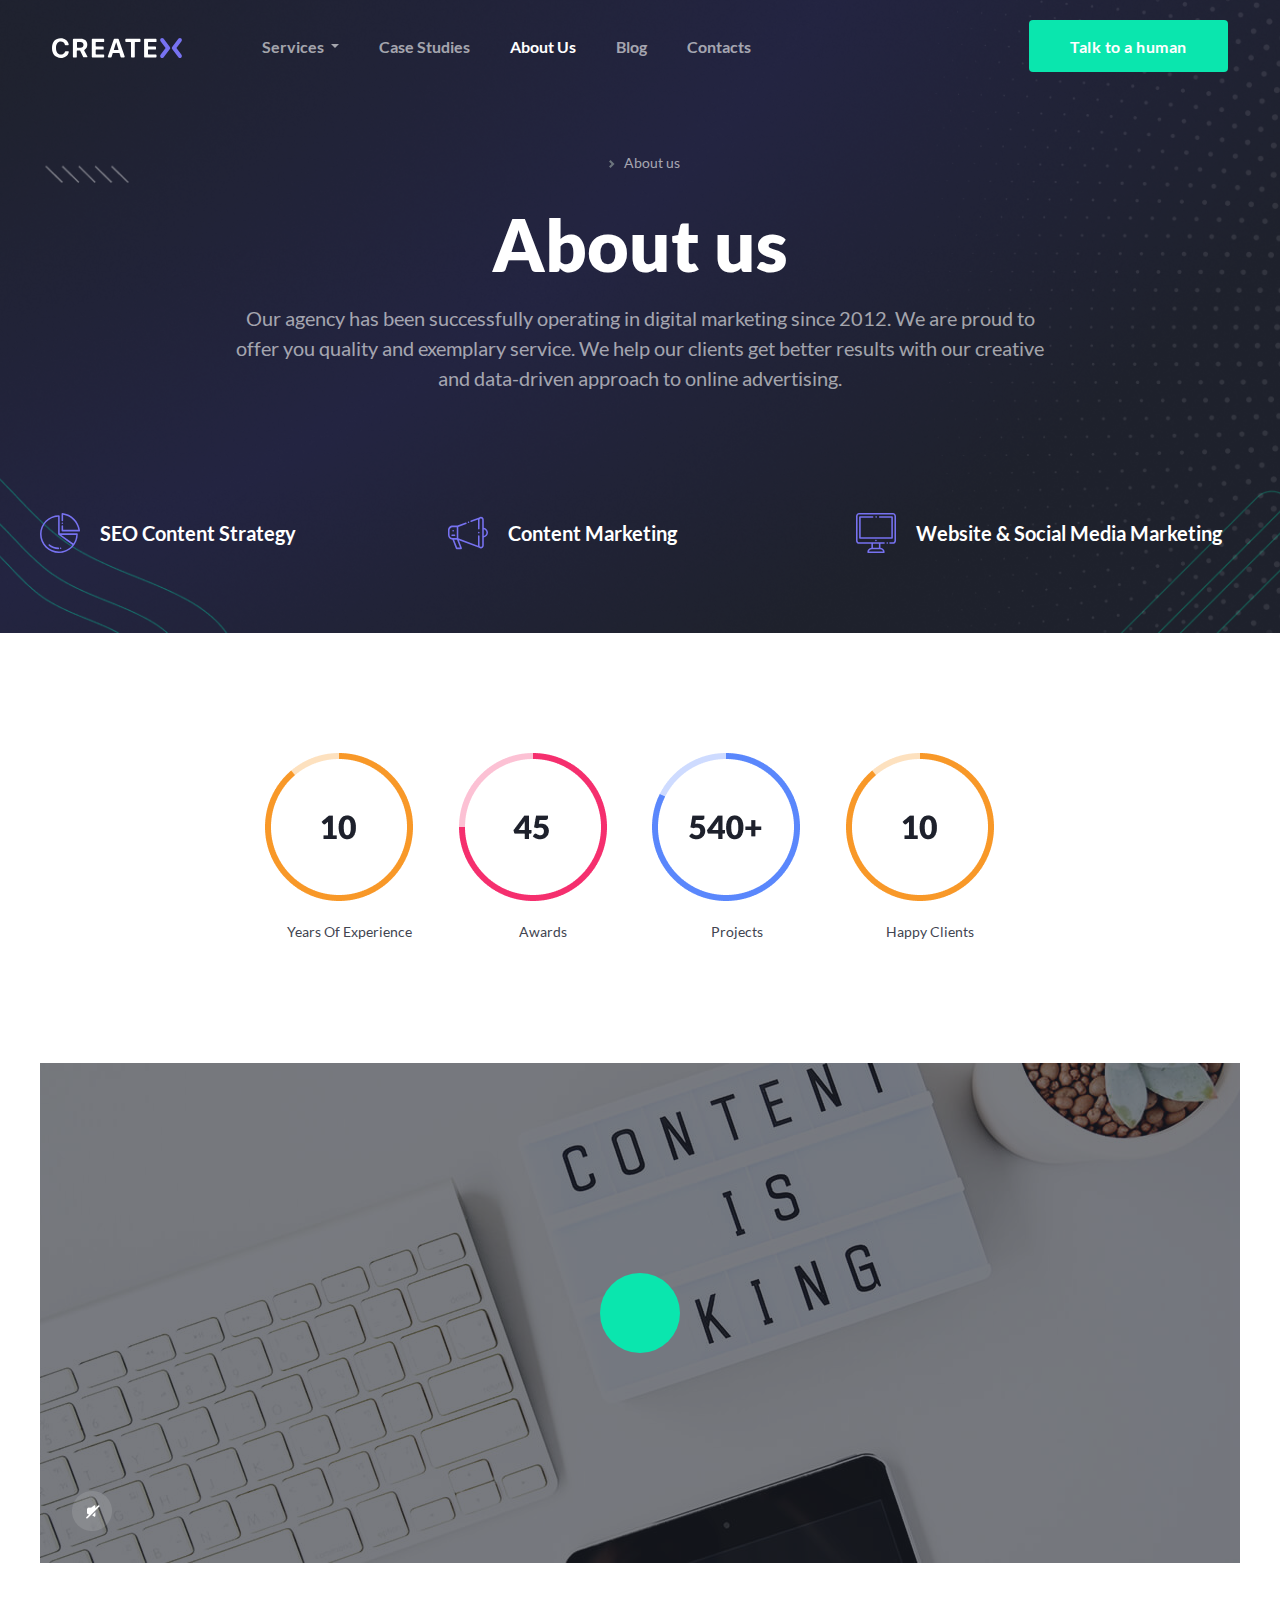
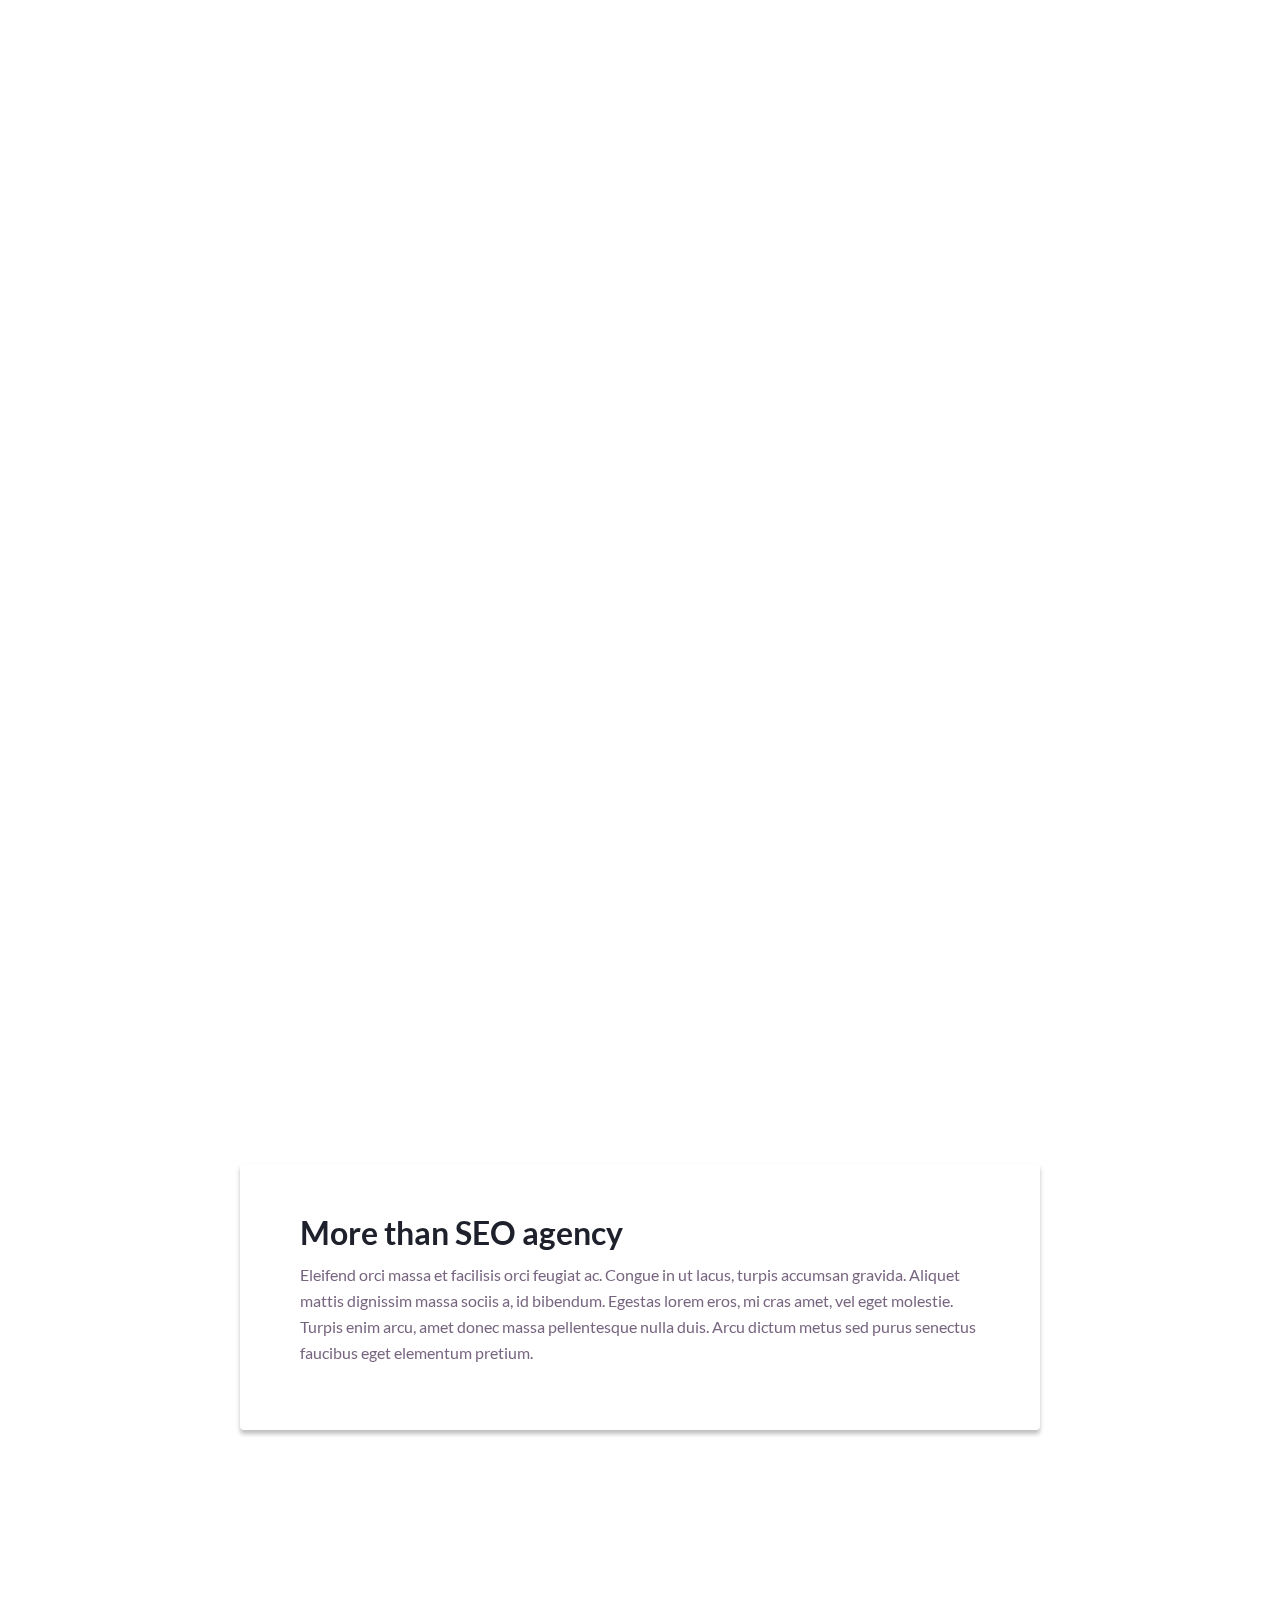
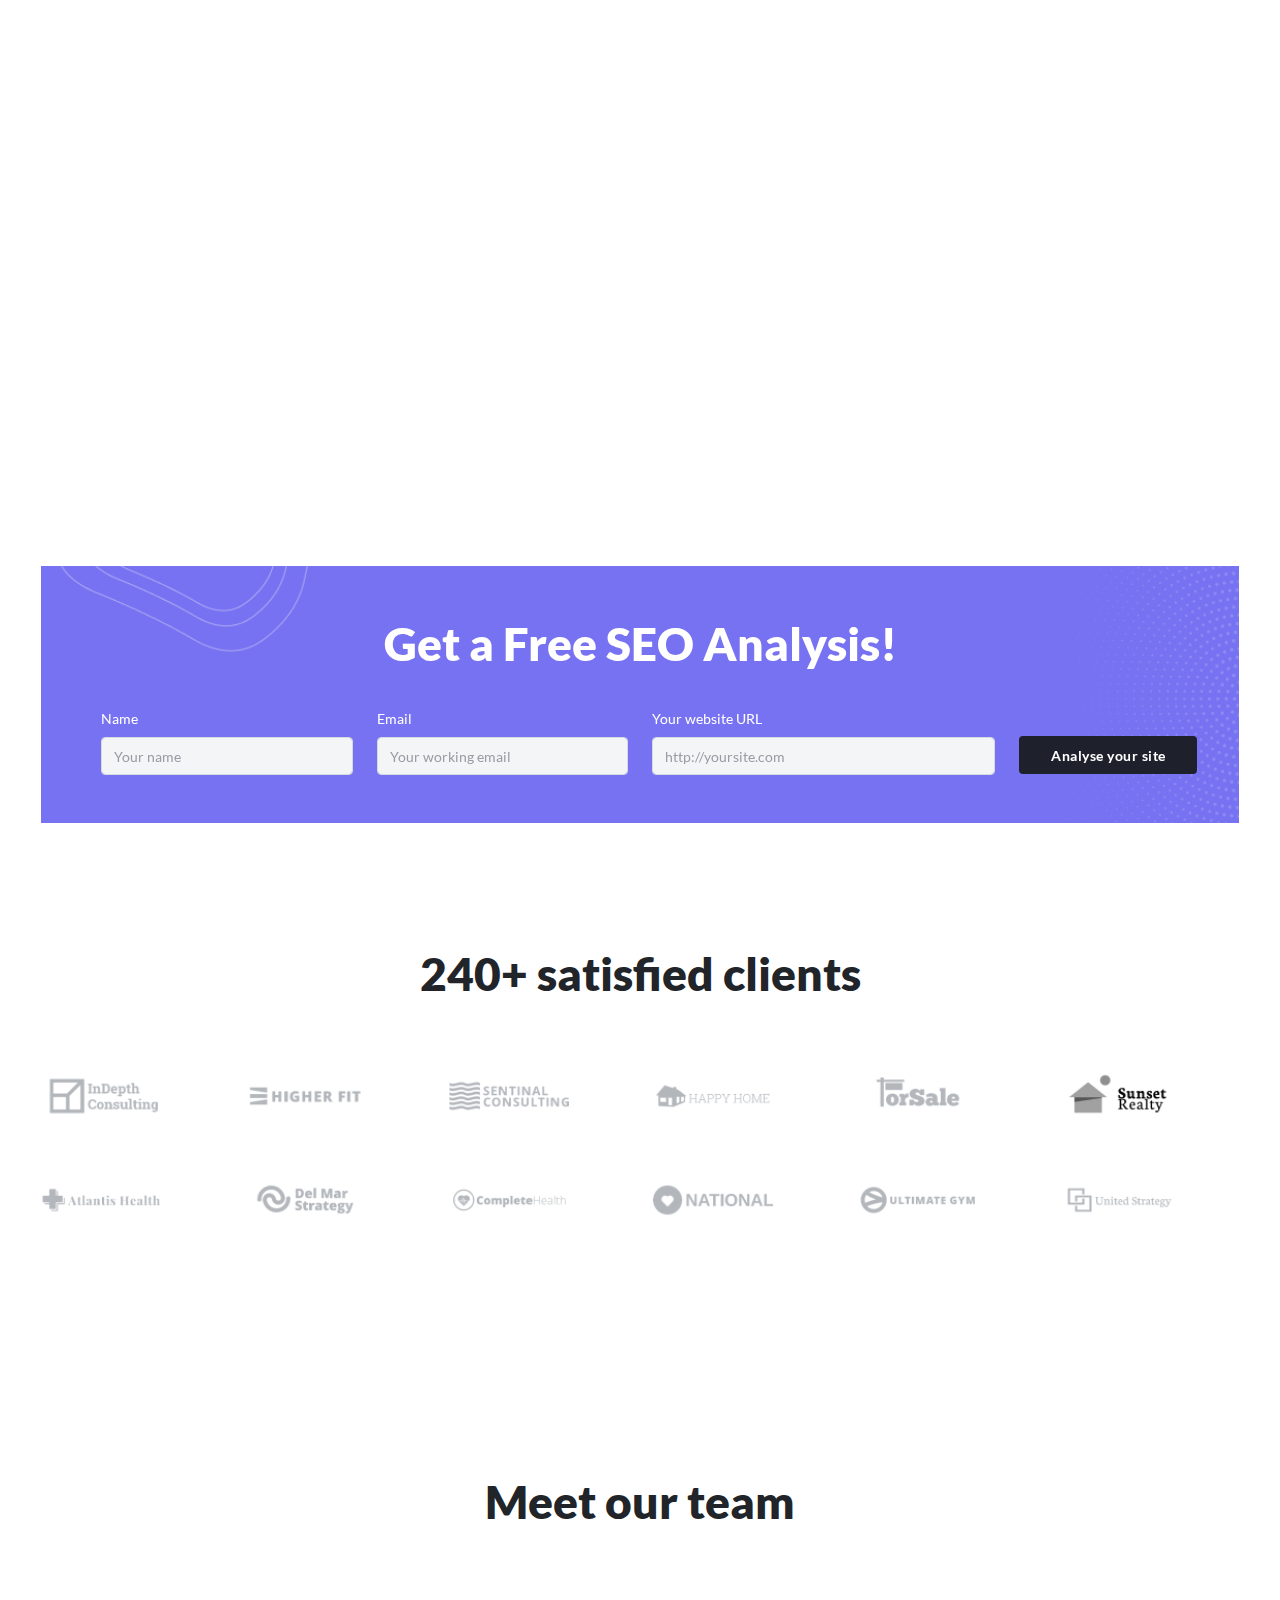
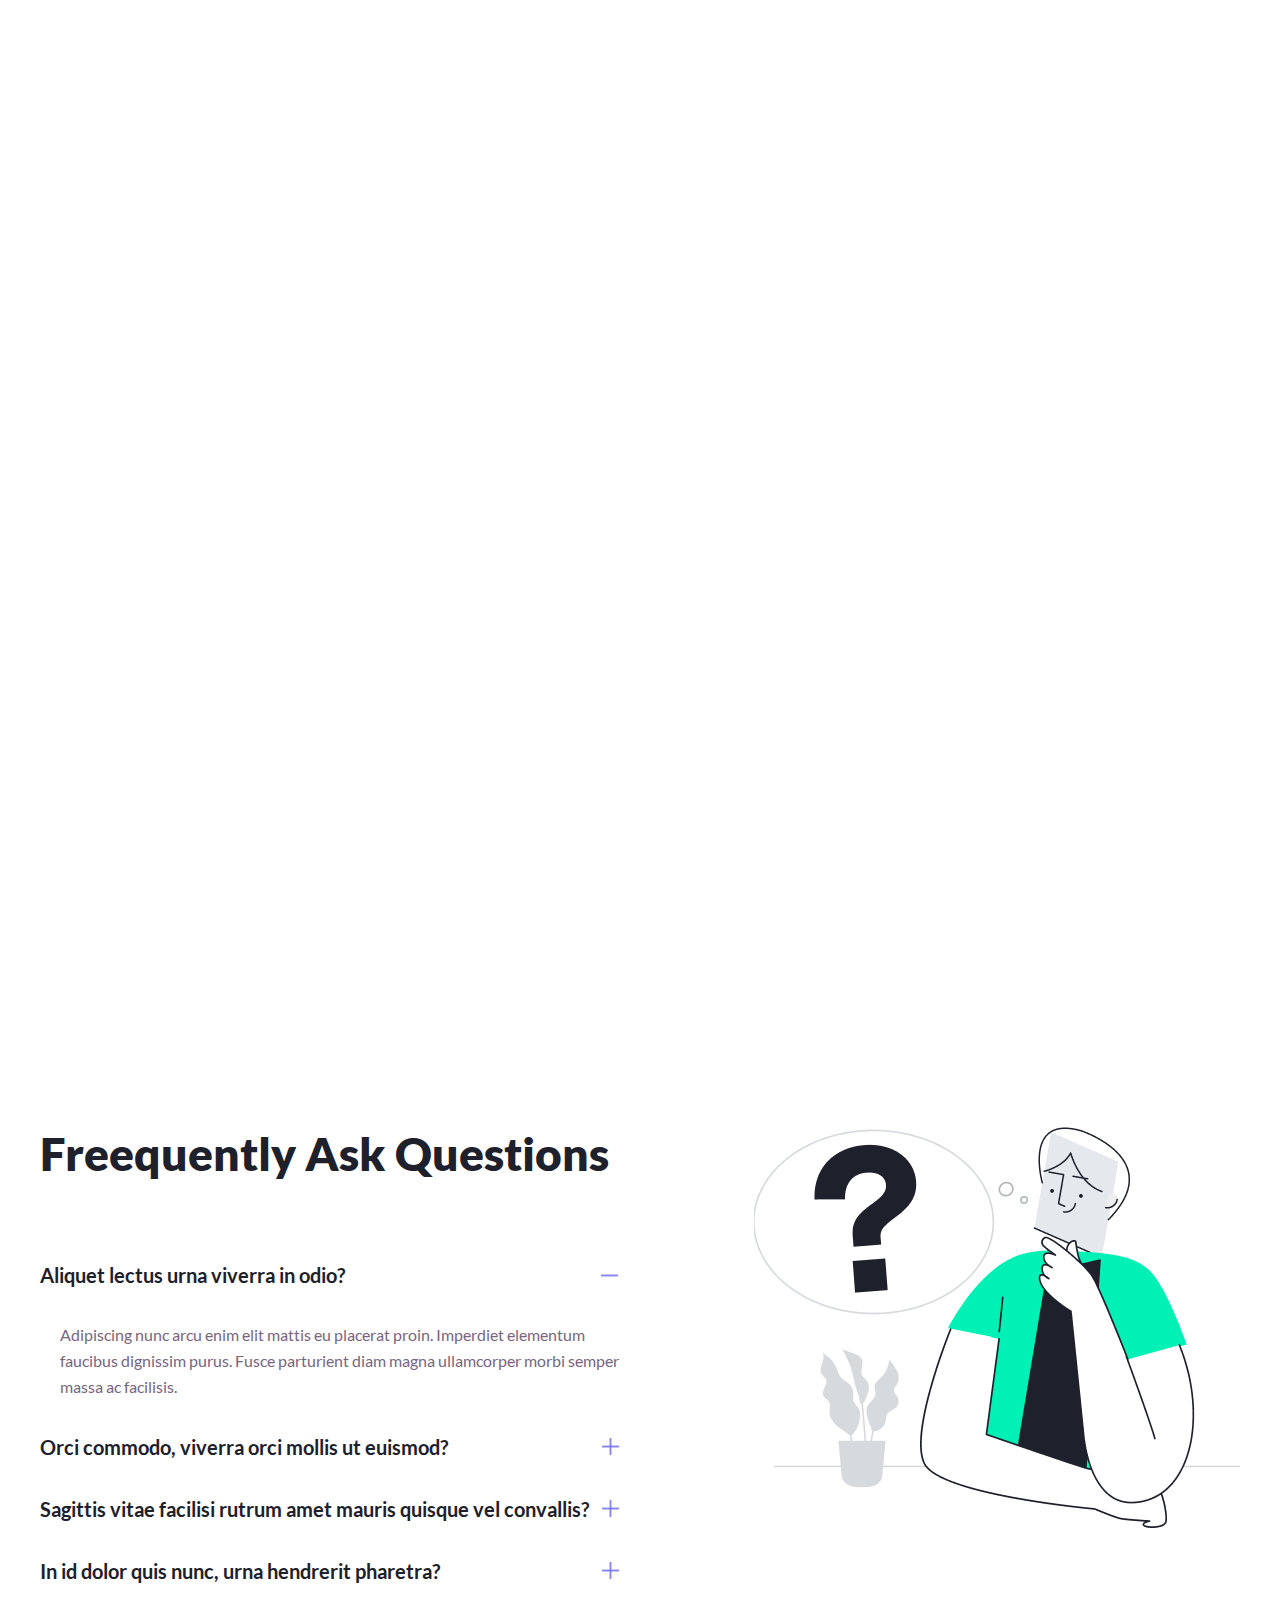
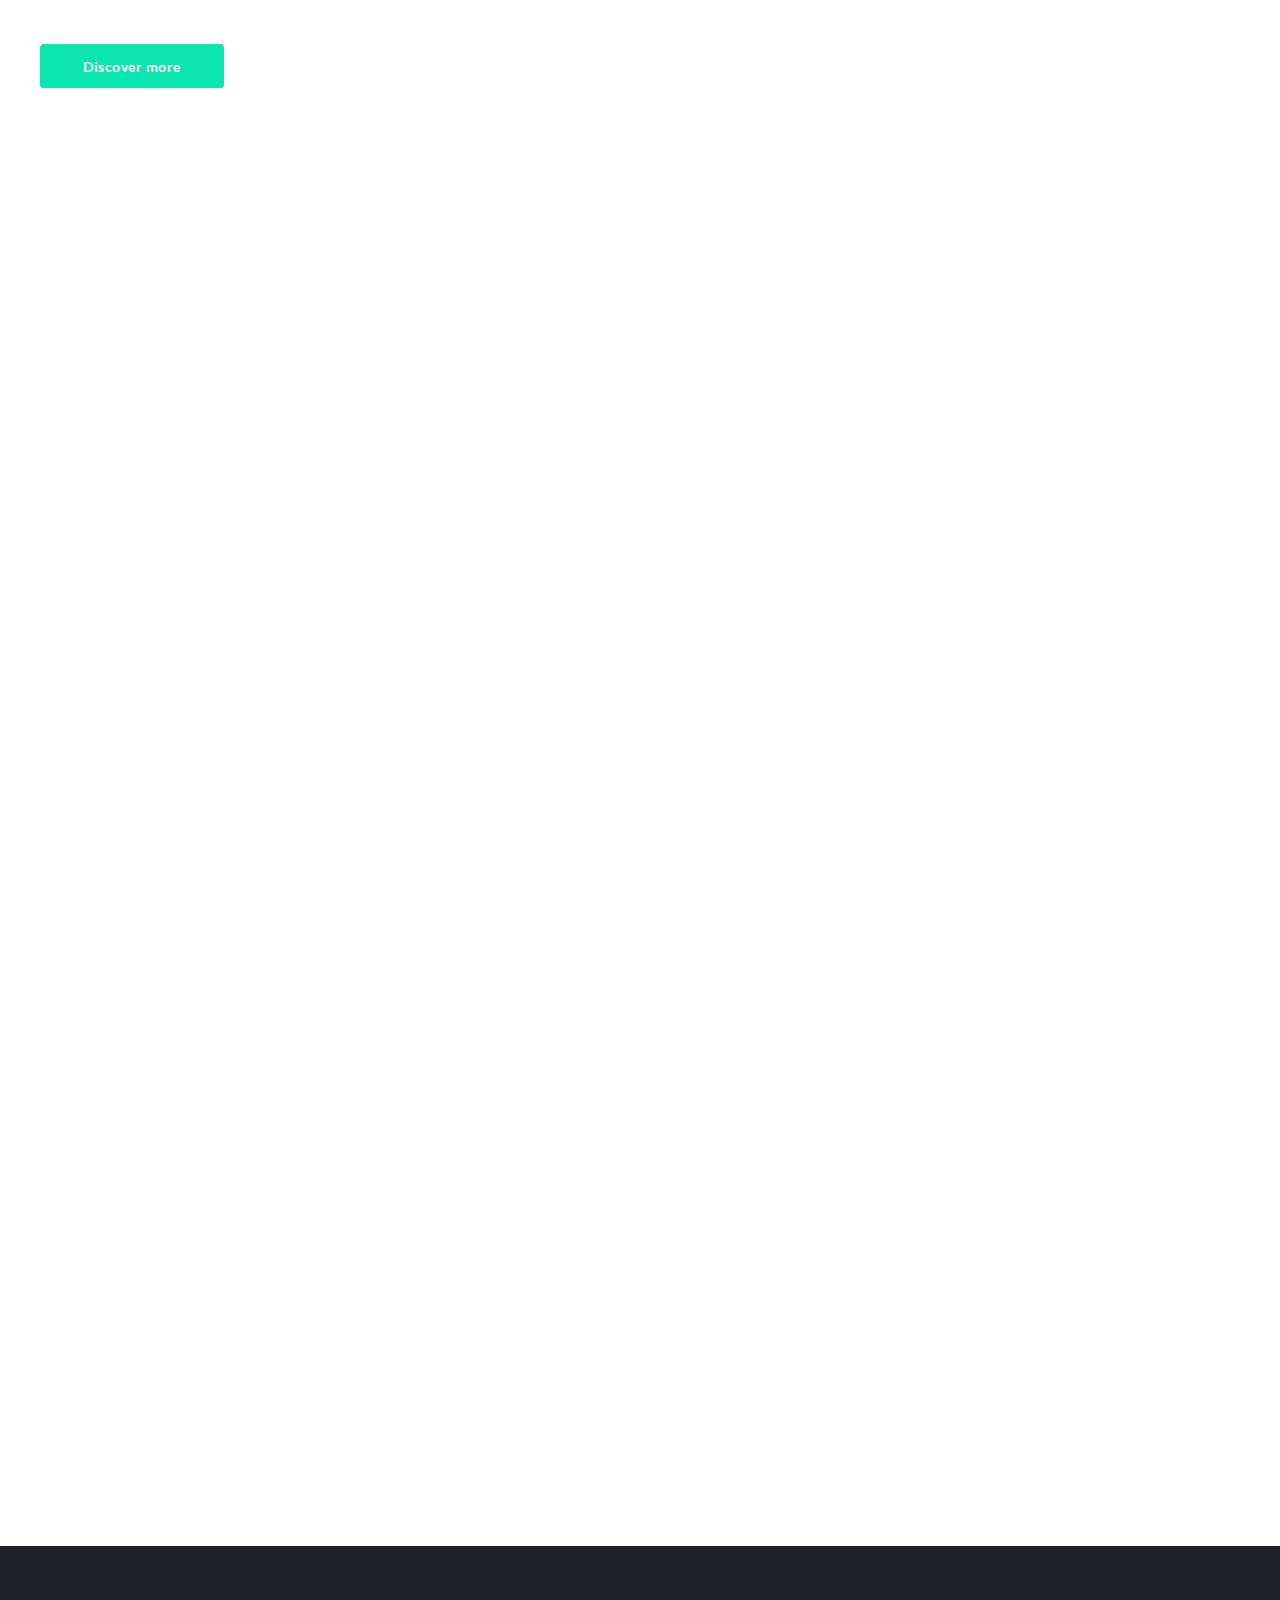
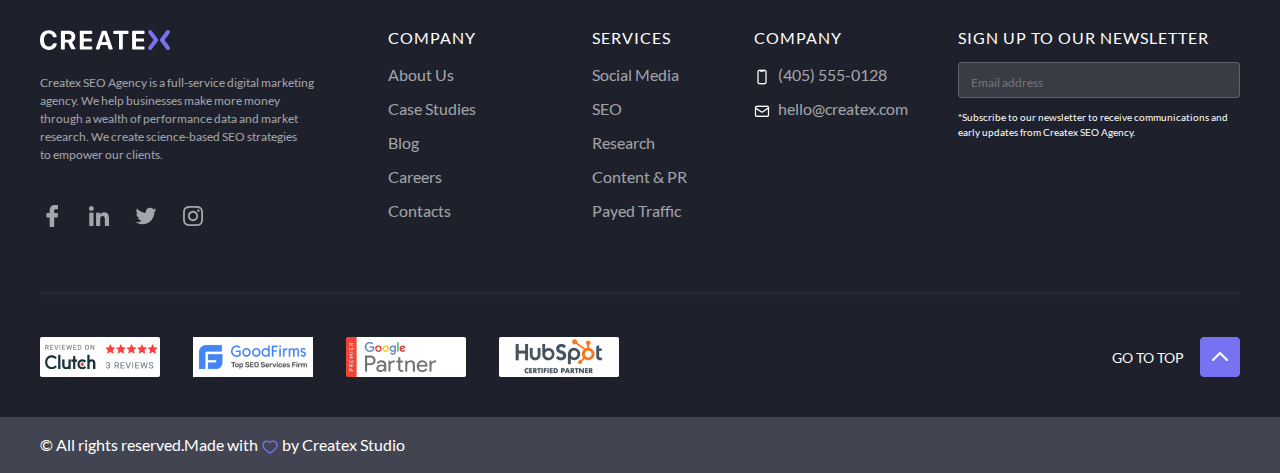
<file: about.html>
<!DOCTYPE html>
<html lang="en">
  <head>
    <meta charset="UTF-8">
    <meta name="viewport" content="width=device-width, initial-scale=1.0">
    <meta http-equiv="X-UA-Compatible" content="ie=edge">
    <link rel="shortcut icon" href="assets/img/logo/favicon.png" type="image/x-icon">
    <title>SEO & Marketing</title>
    <!---=======FONTAWESOME====-->
    <link rel="stylesheet" href="https://cdnjs.cloudflare.com/ajax/libs/font-awesome/6.2.0/css/all.min.css"
      integrity="sha512-xh6O/CkQoPOWDdYTDqeRdPCVd1SpvCA9XXcUnZS2FmJNp1coAFzvtCN9BmamE+4aHK8yyUHUSCcJHgXloTyT2A=="
      crossorigin="anonymous" referrerpolicy="no-referrer" />
    <!---=======FONTAWESOME====-->
    <!---==AOS CSS===----->
    <link rel="stylesheet" href="assets/plug-in/aos-js/aos.css">
    <!---==AOS CSS===----->
    <!-----======BOOTSTRAP CSS==========-->
    <link rel="stylesheet" href="assets/plug-in/bootstrap/bootstrap.min.css">
    <!-----======BOOTSTRAP CSS==========-->
    <!---========CUSTOM CSS========-->
    <link rel="stylesheet" href="assets/css/styles.css">
    <!---========CUSTOM CSS========-->
  </head>
  <body>
    <!--TALK MODAL STARTS---->
    <div class="modal fade" id="talk-modal" tabindex="-1" aria-labelledby="exampleModalLabel" aria-hidden="true">
      <div class="modal-dialog">
        <div class="modal-content">
          <div class="modal-header">
            <button type="button" class="btn-close" data-bs-dismiss="modal" aria-label="Close"></button>
          </div>
          <div class="modal-body">
            <h4 class="modal-title fs-5 text-center" id="exampleModalLabel">Subscribe to our newsletter</h4>
            <form>
              <div class="mb-3">
                <label for="talk-name" class="form-label">Name*</label>
                <input type="text" class="form-control" id="talk-name" placeholder="Your name" required>
              </div>
              <div class="mb-3">
                <label for="talk-email" class="form-label">Email*</label>
                <input type="email" class="form-control" id="talk-email" placeholder="Your working email" required>
              </div>
              <div class="d-grid gap-2">
                <button type="submit" class="filled-button">SEND</button>
              </div>
            </form>
          </div>
        </div>
      </div>
    </div>
    <!-- TALK MODAL ENDS -->
    <!----VIDEO-MODAL--------------------->
    <div class="modal fade modal-video" id="videoModal" tabindex="-1" aria-labelledby="videoModalLabel"
      aria-hidden="true">
      <div class="modal-dialog">
        <div class="modal-content modal-bg">
          <div class="modal-header">
            <button type="button" class="btn-close" data-bs-dismiss="modal" aria-label="Close"></button>
          </div>
          <div class="modal-body">
            <video controls="controls" autoplay muted>
              <source src="assets/img/modal-video.mp4" type="video/mp4">
            </video>
          </div>
        </div>
      </div>
    </div>
    <div class="home-page_hero about-margin" id="totop"
      style="background: url('assets/img/about/background.png') center center/cover no-repeat;">
      <!----HEADER STARTS------------>
      <header class="main-header">
        <nav class="navbar navbar-expand-lg">
          <div class="container custom-container">
            <a class="" href="index.html">
              <div class="logo-wrapper">
                <img src="assets/img/logo/header-logo.svg" alt="Logo">
              </div>
            </a>
            <button class="navbar-toggler" type="button" data-bs-toggle="collapse"
              data-bs-target="#navbarSupportedContent" aria-controls="navbarSupportedContent" aria-expanded="false"
              aria-label="Toggle navigation">
              <span class="navbar-toggler-icon"></span>
            </button>
            <div class="collapse navbar-collapse" id="navbarSupportedContent">
              <ul class="navbar-nav me-auto mb-2 mb-lg-0 header-link">
                <li class="nav-item dropdown">
                  <a class="nav-link dropdown-toggle" href="#" role="button" data-bs-toggle="dropdown"
                    aria-expanded="false">
                    Services
                  </a>
                  <ul class="dropdown-menu">
                    <li><a class="dropdown-item" href="services.html">Services</a></li>
                    <li><a class="dropdown-item" href="careers.html">Career</a></li>
                    <li><a class="dropdown-item" href="optimization.html">Search Engine Optimization</a></li>
                    <li><a class="dropdown-item" href="rate.html">Rate for Lovato Company</a></li>
                    <li><a class="dropdown-item" href="maximize.html">Maximize</a></li>
                    <li><a class="dropdown-item" href="rate.html">Our Rate</a></li>
                  </ul>
                </li>
                <li class="nav-item">
                  <a class="nav-link" href="case-studies.html">Case Studies</a>
                </li>
                <li class="nav-item header-active">
                  <a class="nav-link" href="about.html">About Us</a>
                </li>
                <li class="nav-item">
                  <a class="nav-link" href="blog.html">Blog</a>
                </li>
                <li class="nav-item">
                  <a class="nav-link" href="contact.html">Contacts</a>
                </li>
              </ul>
              <div class="header-call">
                <a href="#" class="filled-button header-btn" data-bs-toggle="modal" data-bs-target="#talk-modal">Talk to a human</a>
              </div>
            </div>
          </div>
        </nav>
      </header>
      <!----HEADER ENDS------------>
      <!-----HERO-STARTS---------------->
      <section class="hero hero-about">
        <div class="custom-container">
          <div class="page-container" data-aos="fade-down" data-aos-duration="2000">
            <div class="page-breadcrumb">
              <nav
                style="--bs-breadcrumb-divider: url(&#34;data:image/svg+xml,%3Csvg xmlns='http://www.w3.org/2000/svg' width='8' height='8'%3E%3Cpath d='M2.5 0L1 1.5 3.5 4 1 6.5 2.5 8l4-4-4-4z' fill='%236c757d'/%3E%3C/svg%3E&#34;);"
                aria-label="breadcrumb">
                <ol class="breadcrumb d-flex align-items-center justify-content-center">
                  <li class="breadcrumb-item"><a href="index.html"><i class="fa-solid fa-house"></i></a></li>
                  <li class="breadcrumb-item active" aria-current="page">About us</li>
                </ol>
              </nav>
            </div>
            <h1 class="page-title">About us</h1>
            <p class="page-descr">Our agency has been successfully operating in digital marketing since 2012. We are
              proud to offer you quality and exemplary service. We help our clients get better results with our creative
              and data-driven approach to online advertising. </p>
          </div>
          <div class="hero-features" data-aos="fade-zoom-in" data-aos-easing="ease-in-back" data-aos-offset="0">
            <div class="row">
              <div class="col-12 col-sm-4 col-md-4">
                <div class="feature-item">
                  <div class="feature-item__icon">
                    <img src="assets/img/icon/G.svg" alt="strategy">
                  </div>
                  <p class="feature-item__title">SEO Content Strategy</p>
                </div>
              </div>
              <div class="col-12 col-sm-4 col-md-4">
                <div class="feature-item">
                  <div class="feature-item__icon">
                    <img src="assets/img/icon/ic-speaker.svg" alt="strategy">
                  </div>
                  <p class="feature-item__title">Content Marketing</p>
                </div>
              </div>
              <div class="col-12 col-sm-4 col-md-4">
                <div class="feature-item">
                  <div class="feature-item__icon">
                    <img src="assets/img/icon/ic-computer.svg" alt="strategy">
                  </div>
                  <p class="feature-item__title">Website & Social Media Marketing</p>
                </div>
              </div>
            </div>
          </div>
        </div>
      </section>
      <!-----HERO-ENDS---------------->
    </div>
    <!-----CIRCLE FIGURES STARTS----------->
    <section class="home-figures little-container about-perxent">
      <div class="row">
        <div class="col-12 col-sm-6 col-md-3">
          <div class="home-figure">
            <div class="home-figure__img">
              <img src="assets/img/homepage/circle-progress1.png" alt="our progress">
            </div>
            <span>Years of experience</span>
          </div>
        </div>
        <div class="col-12 col-sm-6 col-md-3">
          <div class="home-figure">
            <div class="home-figure__img">
              <img src="assets/img/homepage/circle-progress22.png" alt="our progress">
            </div>
            <span>Awards</span>
          </div>
        </div>
        <div class="col-12 col-sm-6 col-md-3">
          <div class="home-figure">
            <div class="home-figure__img">
              <img src="assets/img/homepage/circle-progress3.png" alt="our progress">
            </div>
            <span>Projects</span>
          </div>
        </div>
        <div class="col-12 col-sm-6 col-md-3">
          <div class="home-figure">
            <div class="home-figure__img">
              <img src="assets/img/homepage/circle-progress1.png" alt="our progress">
            </div>
            <span>Happy clients</span>
          </div>
        </div>
      </div>
    </section>
    <!-----CIRCLE FIGURES ENDS----------->
    <!------VIDEO SECTION STARTS----->
    <section class="video">
      <div class="custom-container">
        <div class="video-cover" style="background: url('assets/img/about/video.png') center center/cover no-repeat;">
          <div class="play-button">
            <button type="button" class="" data-bs-toggle="modal" data-bs-target="#videoModal">
              <i class="fa-solid fa-play"></i>
            </button>
          </div>
          <div class="mute-button">
            <img src="assets/img/icon/idle.png" alt="idle">
          </div>
        </div>
      </div>
    </section>
    <!------VIDEO SECTION ENDS----->
    <!-------CORE VALUES SECTION STARTS-------->
    <section class="core-values">
      <div class="custom-container">
        <div class="core-values-inner">
          <div class="row">
            <div class="col-12 col-md-12 col-lg-4">
              <div class="section-title" data-aos="fade-up" data-aos-duration="1500">The core values we stand for</div>
            </div>
            <div class="col-12 col-sm-6 col-lg-4">
              <div class="benefit-wrapper p-0 border-0" data-aos="fade-up" data-aos-duration="1500">
                <div class="icon-wrapper">
                  <img src="assets/img/icon/like.png" alt="icon">
                </div>
                <strong class="text-left">Respect</strong>
                <span>Odio posuere netus quisque faucibus lectus arcu donec. Eget dictum eu viverra faucibus. Viverra
                  scelerisque consequat.</span>
              </div>
              <div class="benefit-wrapper p-0 border-0" data-aos="fade-up" data-aos-duration="1500">
                <div class="icon-wrapper">
                  <img src="assets/img/icon/ic-checklist.png" alt="icon">
                </div>
                <strong class="text-left">Commitment</strong>
                <span>Fusce parturient diam magna ullamcorper morbi semper massa ac facilisisViverra scelerisque
                  consequat.</span>
              </div>
            </div>
            <div class="col-12 col-sm-6 col-lg-4" data-aos="fade-up" data-aos-duration="1500">
              <div class="benefit-wrapper p-0 border-0">
                <div class="icon-wrapper">
                  <img src="assets/img/icon/ic-view.png" alt="icon">
                </div>
                <strong class="text-left">Transparency</strong>
                <span>Adipiscing nunc arcu enim elit mattis eu placerat proin. Imperdiet elementum faucibus dignissim
                  purus. </span>
              </div>
              <div class="benefit-wrapper p-0 border-0" data-aos="fade-up" data-aos-duration="1500">
                <div class="icon-wrapper">
                  <img src="assets/img/icon/ic-management.png" alt="icon">
                </div>
                <strong class="text-left">Cooperation</strong>
                <span>Porttitor diam consectetur aliquam vitae urna, pharetra, at ipsum. Pretium placerat turpis sed
                  viverra consequat.</span>
              </div>
            </div>
          </div>
        </div>
      </div>
    </section>
    <!-------CORE VALUES SECTION ENDS-------->
    <!----MORE ABOUT-US STARTS---------->
    <section class="seo-agency">
      <div class="custom-container">
        <div class="seo-agency-inner">
          <div class="row">
            <div class="col-12 col-sm-6 col-md-3">
              <div class="agency-left">
                <div class="row">
                  <div class="col-12">
                    <div class="agency-left-up" data-aos="fade-up" data-aos-duration="1500">
                      <img src="assets/img/about/agency-1.png" alt="seo agency">
                    </div>
                  </div>
                  <div class="col-12">
                    <div class="agency-left-bottom" data-aos="fade-up" data-aos-duration="1500">
                      <img src="assets/img/about/agency-2.png" alt="seo agency">
                    </div>
                  </div>
                </div>
              </div>
            </div>
            <div class="col-12 col-sm-6 col-md-4">
              <div class="agency-middle" data-aos="fade-up" data-aos-duration="1500">
                <img src="assets/img/about/agency-3.png" alt="seo agency">
              </div>
            </div>
            <div class="col-12 col-sm-12 col-md-5">
              <div class="agency-right" data-aos="fade-up" data-aos-duration="1500">
                <img src="assets/img/about/agency-4.png" alt="seo agency">
              </div>
            </div>
          </div>
          <div class="row">
            <div class="seo-details">
              <h3 class="seo-details_ttl">More than SEO agency</h3>
              <p class="seo-details_descr">Eleifend orci massa et facilisis orci feugiat ac. Congue in ut lacus, turpis
                accumsan gravida. Aliquet mattis dignissim massa sociis a, id bibendum. Egestas lorem eros, mi cras
                amet, vel eget molestie. Turpis enim arcu, amet donec massa pellentesque nulla duis. Arcu dictum metus
                sed purus senectus faucibus eget elementum pretium.</p>
            </div>
          </div>
        </div>
      </div>
    </section>
    <!----MORE ABOUT-US ENDS---------->
    <!------OUR AWARDS SECTION STARTS---->
    <section class="home-questions about-awards" data-aos="fade-up" data-aos-duration="1500">
      <div class="custom-container">
        <div class="row">
          <div class="col-12 col-md-4 col-lg-5">
            <div class="home-illus-wrapper">
              <div class="home-question__illus">
                <img src="assets/img/about/illustration.png" alt="illustration">
              </div>
            </div>
          </div>
          <div class="col-12 col-md-8 col-lg-7">
            <div class="home-question-col">
              <div class="analysis-form__title">We are proud of our awards</div>
              <div class="info-award__wrapper">
                <div class="row">
                  <div class="col-12 col-sm-6">
                    <div class="info-award d-flex align-items-center">
                      <div class="info-award__img">
                        <img src="assets/img/icon/info-1.png" alt="awards">
                      </div>
                      <span>Top SEO Companies 2020 by Clutch</span>
                    </div>
                  </div>
                  <div class="col-12 col-sm-6">
                    <div class="info-award d-flex align-items-center">
                      <div class="info-award__img">
                        <img src="assets/img/icon/info-2.png" alt="awards">
                      </div>
                      <span>Top Digital Marketing Agency 2019 by UpCity</span>
                    </div>
                  </div>
                  <div class="col-12 col-sm-6">
                    <div class="info-award d-flex align-items-center">
                      <div class="info-award__img">
                        <img src="assets/img/icon/info-3.png" alt="awards">
                      </div>
                      <span>Official Member 2020 by Forbes Agency Council</span>
                    </div>
                  </div>
                  <div class="col-12 col-sm-6">
                    <div class="info-award d-flex align-items-center">
                      <div class="info-award__img">
                        <img src="assets/img/icon/info-4.png" alt="awards">
                      </div>
                      <span>Top SEO Companies 2020 by Top Developers</span>
                    </div>
                  </div>
                </div>
              </div>
            </div>
          </div>
        </div>
      </div>
      </div>
    </section>
    <!------OUR AWARDS SECTION ENDS---->
    <!-------PURPLE FORMS SECTION STARTS-->
    <section class="purple-form">
      <div class="custom-container">
        <div class="purple-form_cover"
          style="background: url('assets/img/optimization/form-bf.png') center center/cover no-repeat ">
          <div class="section-title text-center text-white">Get a Free SEO Analysis!</div>
          <div class="purple-form_wrapper">
            <form>
              <div class="row">
                <div class="col-12 col-sm-12 col-md-3">
                  <label for="first-name" class="form-label">Name</label>
                  <input type="text" class="form-control" placeholder="Your name" id="first-name">
                </div>
                <div class="col-12 col-sm-12 col-md-3">
                  <label for="your-email" class="form-label">Email</label>
                  <input type="email" class="form-control" id="your-email" placeholder="Your working email">
                </div>
                <div class="col-12 col-sm-12 col-md-4">
                  <label for="your-website" class="form-label">Your website URL</label>
                  <input type="url" id="your-website" class="form-control" placeholder="http://yoursite.com">
                </div>
                <div class="col-12 col-sm-12 col-md-2 ">
                  <button type="submit" class="filled-button">Analyse your site</button>
                </div>
              </div>
            </form>
          </div>
        </div>
      </div>
    </section>
    <!-------PURPLE FORMS SECTION ENDS-->
    <!-----OUR PARTNERS STARTS--->
    <section class="about-partners">
      <div class="custom-container">
        <div class="section-title text-center">240+ satisfied clients</div>
        <div class="partners">
          <div class="row">
            <div class="col-6 col-sm-4 col-lg-2">
              <div class="partner-wrapper">
                <div class="partner">
                  <img src="assets/img/homepage/client-logo1.png" alt="partner">
                </div>
                <div class="partner-none">
                  <img src="assets/img/partners/InDepth Consulting Logo - Untitled Page.png" alt="">
                </div>
              </div>
            </div>
            <div class="col-6 col-sm-4 col-lg-2">
              <div class="partner-wrapper">
                <div class="partner">
                  <img src="assets/img/homepage/client-logo2.png" alt="partner">
                </div>
                <div class="partner-none">
                  <img src="assets/img/partners/Higher Fit Logo - black.png" alt="partner">
                </div>
              </div>
            </div>
            <div class="col-6 col-sm-4 col-lg-2">
              <div class="partner-wrapper">
                <div class="partner">
                  <img src="assets/img/homepage/client-logo3.png" alt="partner">
                </div>
                <div class="partner-none">
                  <img src="assets/img/partners/Sentinal Consulting Logo-black.png" alt="partner">
                </div>
              </div>
            </div>
            <div class="col-6 col-sm-4 col-lg-2">
              <div class="partner-wrapper">
                <div class="partner">
                  <img src="assets/img/homepage/client-logo4.png" alt="partner">
                </div>
                <div class="partner-none">
                  <img src="assets/img/partners/Happy Home Logo-black.png" alt="partner">
                </div>
              </div>
            </div>
            <div class="col-6 col-sm-4 col-lg-2">
              <div class="partner-wrapper">
                <div class="partner">
                  <img src="assets/img/homepage/client-logo5.png" alt="partner">
                </div>
                <div class="partner-none">
                  <img src="assets/img/partners/For Sale Logo-black.png" alt="partner">
                </div>
              </div>
            </div>
            <div class="col-6 col-sm-4 col-lg-2">
              <div class="partner-wrapper">
                <div class="partner">
                  <img src="assets/img/partners/Sunset Realty Logo-gray.png" alt="partner">
                </div>
                <div class="partner-none">
                  <img src="assets/img/homepage/client-logo6.png" alt="partner">
                </div>
              </div>
            </div>
          </div>
        </div>
        <div class="partner-row">
          <div class="row">
            <div class="col-6 col-sm-4 col-lg-2">
              <div class="partner-wrapper">
                <div class="partner">
                  <img src="assets/img/partners/Atlantis Health Logo.png" alt="partner">
                </div>
                <div class="partner-none">
                  <img src="assets/img/partners/Atlantis Health Logo-black.png" alt="">
                </div>
              </div>
            </div>
            <div class="col-6 col-sm-4 col-lg-2">
              <div class="partner-wrapper">
                <div class="partner">
                  <img src="assets/img/partners/gray-del-mar.png" alt="partner">
                </div>
                <div class="partner-none">
                  <img src="assets/img/partners/Del Mar Strategy Logo-black.png" alt="partner">
                </div>
              </div>
            </div>
            <div class="col-6 col-sm-4 col-lg-2">
              <div class="partner-wrapper">
                <div class="partner">
                  <img src="assets/img/partners/complete-health-gray.png" alt="partner">
                </div>
                <div class="partner-none">
                  <img src="assets/img/partners/Complete Health Logo - black.png" alt="partner">
                </div>
              </div>
            </div>
            <div class="col-6 col-sm-4 col-lg-2">
              <div class="partner-wrapper">
                <div class="partner">
                  <img src="assets/img/partners/national-gray.png" alt="partner">
                </div>
                <div class="partner-none">
                  <img src="assets/img/partners/National Health Logo-black.png" alt="partner">
                </div>
              </div>
            </div>
            <div class="col-6 col-sm-4 col-lg-2">
              <div class="partner-wrapper">
                <div class="partner">
                  <img src="assets/img/partners/ultimate-gym.png" alt="partner">
                </div>
                <div class="partner-none">
                  <img src="assets/img/partners/Ultimate Gym Logo-black.png" alt="partner">
                </div>
              </div>
            </div>
            <div class="col-6 col-sm-4 col-lg-2">
              <div class="partner-wrapper">
                <div class="partner">
                  <img src="assets/img/partners/united-strategy-gray.png" alt="partner">
                </div>
                <div class="partner-none">
                  <img src="assets/img/partners/United Strategy Logo-black.png" alt="partner">
                </div>
              </div>
            </div>
          </div>
        </div>
      </div>
    </section>
    <!-----OUR PARTNERS ENDS--->
    <!--OUR TEAM- STARTS--->
    <section class="our-team">
      <div class="custom-container">
        <div class="our-team_inner">
          <div class="section-title text-center">Meet our team</div>
          <div class="team">
            <div class="row">
              <div class="col-12 col-sm-6 col-md-4 col-lg-4 col-xl-3">
                <div class="team-member" data-aos="zoom-in" data-aos-duration="1500">
                  <div class="team-member_pic">
                    <img src="assets/img/about/team-member-1.png" alt="team member">
                    <div class="member-social_media">
                      <ul class="list-unstyled">
                        <li><a href="#"><i class="fa-brands fa-facebook-f"></i></a></li>
                        <li><a href="#"><i class="fa-brands fa-instagram"></i></a></li>
                        <li><a href="#"><i class="fa-brands fa-linkedin"></i></a></li>
                      </ul>
                    </div>
                  </div>
                  <div class="team-member_content d-flex align-items-center justify-content-center flex-column">
                    <strong>Courtney Alexander</strong>
                    <span>Founder and CEO</span>
                  </div>
                </div>
              </div>
              <div class="col-12 col-sm-6 col-md-4 col-lg-4 col-xl-3">
                <div class="team-member" data-aos="zoom-in" data-aos-duration="1500">
                  <div class="team-member_pic">
                    <img src="assets/img/about/team-member-2.png" alt="team member">
                    <div class="member-social_media">
                      <ul class="list-unstyled">
                        <li><a href="#"><i class="fa-brands fa-facebook-f"></i></a></li>
                        <li><a href="#"><i class="fa-brands fa-instagram"></i></a></li>
                        <li><a href="#"><i class="fa-brands fa-linkedin"></i></a></li>
                      </ul>
                    </div>
                  </div>
                  <div class="team-member_content d-flex align-items-center justify-content-center flex-column">
                    <strong>Johnny Lane</strong>
                    <span>Director of Client Services</span>
                  </div>
                </div>
              </div>
              <div class="col-12 col-sm-6 col-md-4 col-lg-4 col-xl-3">
                <div class="team-member" data-aos="zoom-in" data-aos-duration="1500">
                  <div class="team-member_pic">
                    <img src="assets/img/about/team-member-3.png" alt="team member">
                    <div class="member-social_media">
                      <ul class="list-unstyled">
                        <li><a href="#"><i class="fa-brands fa-facebook-f"></i></a></li>
                        <li><a href="#"><i class="fa-brands fa-instagram"></i></a></li>
                        <li><a href="#"><i class="fa-brands fa-linkedin"></i></a></li>
                      </ul>
                    </div>
                  </div>
                  <div class="team-member_content d-flex align-items-center justify-content-center flex-column">
                    <strong>Diane Mccoy</strong>
                    <span>Lead Digital PR Strategist</span>
                  </div>
                </div>
              </div>
              <div class="col-12 col-sm-6 col-md-4 col-lg-4 col-xl-3">
                <div class="team-member" data-aos="zoom-in" data-aos-duration="1500">
                  <div class="team-member_pic">
                    <img src="assets/img/about/team-member-4.png" alt="team member">
                    <div class="member-social_media">
                      <ul class="list-unstyled">
                        <li><a href="#"><i class="fa-brands fa-facebook-f"></i></a></li>
                        <li><a href="#"><i class="fa-brands fa-instagram"></i></a></li>
                        <li><a href="#"><i class="fa-brands fa-linkedin"></i></a></li>
                      </ul>
                    </div>
                  </div>
                  <div class="team-member_content d-flex align-items-center justify-content-center flex-column">
                    <strong>Judith Warren</strong>
                    <span>Cheaf Marketing Officer</span>
                  </div>
                </div>
              </div>
              <div class="col-12 col-sm-6 col-md-4 col-lg-4 col-xl-3">
                <div class="team-member" data-aos="zoom-in" data-aos-duration="1500">
                  <div class="team-member_pic">
                    <img src="assets/img/about/team-member-5.png" alt="team member">
                    <div class="member-social_media">
                      <ul class="list-unstyled">
                        <li><a href="#"><i class="fa-brands fa-facebook-f"></i></a></li>
                        <li><a href="#"><i class="fa-brands fa-instagram"></i></a></li>
                        <li><a href="#"><i class="fa-brands fa-linkedin"></i></a></li>
                      </ul>
                    </div>
                  </div>
                  <div class="team-member_content d-flex align-items-center justify-content-center flex-column">
                    <strong>Floyd Simmmons</strong>
                    <span>Account Director</span>
                  </div>
                </div>
              </div>
              <div class="col-12 col-sm-6 col-md-4 col-lg-4 col-xl-3">
                <div class="team-member" data-aos="zoom-in" data-aos-duration="1500">
                  <div class="team-member_pic">
                    <img src="assets/img/about/team-member-6.png" alt="team member">
                    <div class="member-social_media">
                      <ul class="list-unstyled">
                        <li><a href="#"><i class="fa-brands fa-facebook-f"></i></a></li>
                        <li><a href="#"><i class="fa-brands fa-instagram"></i></a></li>
                        <li><a href="#"><i class="fa-brands fa-linkedin"></i></a></li>
                      </ul>
                    </div>
                  </div>
                  <div class="team-member_content d-flex align-items-center justify-content-center flex-column">
                    <strong>Shawn Edwards</strong>
                    <span>Director of PPC</span>
                  </div>
                </div>
              </div>
              <div class="col-12 col-sm-6 col-md-4 col-lg-4 col-xl-3">
                <div class="team-member" data-aos="zoom-in" data-aos-duration="1500">
                  <div class="team-member_pic">
                    <img src="assets/img/about/team-member-57.png" alt="team member">
                    <div class="member-social_media">
                      <ul class="list-unstyled">
                        <li><a href="#"><i class="fa-brands fa-facebook-f"></i></a></li>
                        <li><a href="#"><i class="fa-brands fa-instagram"></i></a></li>
                        <li><a href="#"><i class="fa-brands fa-linkedin"></i></a></li>
                      </ul>
                    </div>
                  </div>
                  <div class="team-member_content d-flex align-items-center justify-content-center flex-column">
                    <strong>Jane Cooper</strong>
                    <span>Digital Marketing Manager</span>
                  </div>
                </div>
              </div>
              <div class="col-12 col-sm-6 col-md-4 col-lg-4 col-xl-3">
                <div class="team-member" data-aos="zoom-in" data-aos-duration="1500">
                  <div class="team-member_pic">
                    <img src="assets/img/about/team-member-8.png" alt="team member">
                    <div class="member-social_media">
                      <ul class="list-unstyled">
                        <li><a href="#"><i class="fa-brands fa-facebook-f"></i></a></li>
                        <li><a href="#"><i class="fa-brands fa-instagram"></i></a></li>
                        <li><a href="#"><i class="fa-brands fa-linkedin"></i></a></li>
                      </ul>
                    </div>
                  </div>
                  <div class="team-member_content d-flex align-items-center justify-content-center flex-column">
                    <strong>Soham Alexander</strong>
                    <span>Director of SEO</span>
                  </div>
                </div>
              </div>
            </div>
          </div>
        </div>
      </div>
    </section>
    <!--OUR TEAM- ENDS--->
    <!--ACCORDION-STARTS--->
    <section class="home-questions">
      <div class="custom-container">
        <div class="row">
          <div class="col-12 col-md-12 col-lg-7">
            <div class="home-question-col">
              <div class="analysis-form__title">Freequently Ask Questions</div>
              <div class="accordion-wrapper services-accordion">
                <div class="accordion" id="accordionPanelsStayOpenExample">
                  <div class="accordion-item">
                    <h2 class="accordion-header" id="panelsStayOpen-headingOne">
                      <button class="accordion-button" type="button" data-bs-toggle="collapse"
                        data-bs-target="#panelsStayOpen-collapseOne" aria-expanded="true"
                        aria-controls="panelsStayOpen-collapseOne">
                        Aliquet lectus urna viverra in odio?
                      </button>
                    </h2>
                    <div id="panelsStayOpen-collapseOne" class="accordion-collapse collapse show"
                      aria-labelledby="panelsStayOpen-headingOne">
                      <div class="accordion-body">
                        Adipiscing nunc arcu enim elit mattis eu placerat proin. Imperdiet elementum faucibus dignissim
                        purus. Fusce parturient diam magna ullamcorper morbi semper massa ac facilisis.
                      </div>
                    </div>
                  </div>
                  <div class="accordion-item">
                    <h2 class="accordion-header" id="panelsStayOpen-headingTwo">
                      <button class="accordion-button collapsed" type="button" data-bs-toggle="collapse"
                        data-bs-target="#panelsStayOpen-collapseTwo" aria-expanded="false"
                        aria-controls="panelsStayOpen-collapseTwo">
                        Orci commodo, viverra orci mollis ut euismod?
                      </button>
                    </h2>
                    <div id="panelsStayOpen-collapseTwo" class="accordion-collapse collapse"
                      aria-labelledby="panelsStayOpen-headingTwo">
                      <div class="accordion-body">
                        Adipiscing nunc arcu enim elit mattis eu placerat proin. Imperdiet elementum faucibus dignissim
                        purus. Fusce parturient diam magna ullamcorper morbi semper massa ac facilisis.
                      </div>
                    </div>
                  </div>
                  <div class="accordion-item">
                    <h2 class="accordion-header" id="panelsStayOpen-headingThree">
                      <button class="accordion-button collapsed" type="button" data-bs-toggle="collapse"
                        data-bs-target="#panelsStayOpen-collapseThree" aria-expanded="false"
                        aria-controls="panelsStayOpen-collapseThree">
                        Sagittis vitae facilisi rutrum amet mauris quisque vel convallis?
                      </button>
                    </h2>
                    <div id="panelsStayOpen-collapseThree" class="accordion-collapse collapse"
                      aria-labelledby="panelsStayOpen-headingThree">
                      <div class="accordion-body">
                        Adipiscing nunc arcu enim elit mattis eu placerat proin. Imperdiet elementum faucibus dignissim
                        purus. Fusce parturient diam magna ullamcorper morbi semper massa ac facilisis.
                      </div>
                    </div>
                  </div>
                  <div class="accordion-item">
                    <h2 class="accordion-header" id="panelsStayOpen-headingFour">
                      <button class="accordion-button collapsed" type="button" data-bs-toggle="collapse"
                        data-bs-target="#panelsStayOpen-collapseFour" aria-expanded="false"
                        aria-controls="panelsStayOpen-collapseFour">
                        In id dolor quis nunc, urna hendrerit pharetra?
                      </button>
                    </h2>
                    <div id="panelsStayOpen-collapseFour" class="accordion-collapse collapse"
                      aria-labelledby="panelsStayOpen-headingFour">
                      <div class="accordion-body">
                        Adipiscing nunc arcu enim elit mattis eu placerat proin. Imperdiet elementum faucibus dignissim
                        purus. Fusce parturient diam magna ullamcorper morbi semper massa ac facilisis.
                      </div>
                    </div>
                  </div>
                </div>
              </div>
              <a href="../blog.html" class="filled-button">Discover more <i class="fa-solid fa-arrow-right"></i></a>
            </div>
          </div>
          <div class="col-12 col-md-12 col-lg-5">
            <div class="home-illus-wrapper about-illus">
              <div class="home-question__illus">
                <img src="assets/img/homepage/home-question-illustration.png" alt="illustration">
              </div>
            </div>
          </div>
        </div>
      </div>
      </div>
    </section>
    <!--ACCORDION-STARTS--->
    <!----CAREERS--STARTS----------->
    <section class="careers" data-aos="fade-up" data-aos-duration="1500">
      <div class="custom-container">
        <div class="careers-inner">
          <div class="row">
            <div class="col-12 col-md-5">
              <div class="careers-pic">
                <img src="assets/img/about/careers-illustration.png" alt="illustration">
              </div>
            </div>
            <div class="col-12 col-md-7">
              <div class="careers-txt">
                <div class="section-title">Careers at Createx Agency</div>
                <p class="career-descr">Ready to join us on our mission to deliver the best sales development services
                  to businesses around the globe? We’re hiring!</p>
                <div class="careers-btn">
                  <a href="careers.html" class="filled-button">See careers <i class="fa-solid fa-arrow-right"></i></a>
                </div>
              </div>
            </div>
          </div>
        </div>
      </div>
    </section>
    <!----CAREERS--ENDS----------->
    <!-----NEWS--STARTS------------->
    <section class="careers-news" data-aos="fade-up" data-aos-duration="1500">
      <div class="custom-container">
        <div class="home-news-wrapper">
          <div class="row">
            <div class="col-12 col-sm-12 col-md-4">
              <div class="home-news-inner">
                <h2 class="section-title">Latest news</h2>
                <p class="section-descr">Check more posts in our blog for featured news and advertising insights</p>
                <a href="../blog.html" class="filled-button">Go to blog</a>
              </div>
            </div>
            <div class="col-12 col-sm-6 col-md-4">
              <a href="../blog.html">
                <div class="home-news-content">
                  <div class="home-news-pic">
                    <img src="assets/img/homepage/pic.png" alt="news-pic">
                  </div>
                  <div class="home-details_cover">
                    <div class="home-news-details">
                      <div class="home-news-meta">
                        <span>SEO</span>
                        <span><i class="fa-regular fa-clock"></i> July 5, 2020</span>
                        <span><i class="fa-regular fa-user"></i>By Diane Mccoy</span>
                      </div>
                    </div>
                    <p class="home-news-title">How to Maximize Your ROI Through Scientific SEM?</p>
                    <div class="home-news-descr">
                      Vulputate vitae pellentesque scelerisque luctus consequat mattis pellentesque dui odio...
                    </div>
                    <a href="../maximize.html" class="read-more">Read more <i class="fa-solid fa-arrow-right"></i></a>
                  </div>
                </div>
              </a>
            </div>
            <div class="col-12 col-sm-6 col-md-4">
              <a href="../blog.html">
                <div class="home-news-content">
                  <div class="home-news-pic">
                    <img src="assets/img/homepage/news-2.png" alt="news-pic">
                  </div>
                  <div class="home-details_cover">
                    <div class="home-news-details">
                      <div class="home-news-meta">
                        <span>Marketing</span>
                        <span><i class="fa-regular fa-clock"></i> July 2, 2020</span>
                        <span><i class="fa-regular fa-user"></i>By Diane Mccoy</span>
                      </div>
                    </div>
                    <p class="home-news-title">The Basics of Blogging Search Engine Optimization.</p>
                    <div class="home-news-descr">
                      Mauris tincidunt sollicitudin tristique odio eget volutpat. Fringilla viverra amet, mi interdum
                      blandit...
                    </div>
                    <a href="#" class="read-more">Read more <i class="fa-solid fa-arrow-right"></i></a>
                  </div>
                </div>
              </a>
            </div>
          </div>
        </div>
      </div>
    </section>
    <!-----NEWS--ENDS------------->
    <!------FOOTER STARTS------->
    <footer class="main-footer">
      <div class="custom-container">
        <div class="footer-up responsive-container">
          <div class="row">
            <div class="col-12 col-sm-12 col-md-12 col-xl-3">
              <div class="footer-col">
                <a class="" href="index.html">
                  <div class="logo-wrapper">
                    <img src="assets/img/logo/header-logo.svg" alt="Logo">
                  </div>
                </a>
                <p class="footer-up__descr">
                  Createx SEO Agency is a full-service digital marketing agency. We help businesses make more money
                  through a wealth of performance data and market research. We create science-based SEO strategies
                  to empower our clients.
                </p>
                <div class="footer-up__ul">
                  <ul>
                    <li>
                      <a href="#">
                        <div class="footer-icon">
                          <svg width="24" height="24" viewBox="0 0 24 24" fill="none"
                            xmlns="http://www.w3.org/2000/svg">
                            <g opacity="0.6">
                              <path
                                d="M17.5628 1.00458L14.7856 1C11.6654 1 9.64903 3.12509 9.64903 6.41423V8.91055H6.85662C6.61532 8.91055 6.41992 9.1115 6.41992 9.35937V12.9763C6.41992 13.2241 6.61554 13.4249 6.85662 13.4249H9.64903V22.5514C9.64903 22.7993 9.84443 23 10.0857 23H13.729C13.9703 23 14.1657 22.799 14.1657 22.5514V13.4249H17.4307C17.672 13.4249 17.8674 13.2241 17.8674 12.9763L17.8688 9.35937C17.8688 9.24036 17.8226 9.12638 17.7409 9.04215C17.6591 8.95793 17.5477 8.91055 17.4318 8.91055H14.1657V6.79439C14.1657 5.77728 14.4017 5.26094 15.6915 5.26094L17.5624 5.26025C17.8035 5.26025 17.9989 5.0593 17.9989 4.81166V1.45317C17.9989 1.20576 17.8037 1.00504 17.5628 1.00458Z"
                                fill="white" />
                            </g>
                          </svg>

                        </div>
                      </a>
                    </li>
                    <li>
                      <a href="#">
                        <div class="footer-icon">
                          <svg width="24" height="24" viewBox="0 0 24 24" fill="none"
                            xmlns="http://www.w3.org/2000/svg">
                            <g opacity="0.6">
                              <path
                                d="M21.995 22L22 21.9992V14.6642C22 11.0758 21.2275 8.31167 17.0325 8.31167C15.0158 8.31167 13.6625 9.41833 13.11 10.4675H13.0517V8.64667H9.07416V21.9992H13.2158V15.3875C13.2158 13.6467 13.5458 11.9633 15.7017 11.9633C17.8258 11.9633 17.8575 13.95 17.8575 15.4992V22H21.995Z"
                                fill="white" />
                              <path d="M2.32999 8.6475H6.47666V22H2.32999V8.6475Z" fill="white" />
                              <path
                                d="M4.40167 2C3.07583 2 2 3.07583 2 4.40167C2 5.7275 3.07583 6.82583 4.40167 6.82583C5.7275 6.82583 6.80333 5.7275 6.80333 4.40167C6.8025 3.07583 5.72667 2 4.40167 2Z"
                                fill="white" />
                            </g>
                          </svg>
                        </div>
                      </a>
                    </li>
                    <li>
                      <a href="#">
                        <div class="footer-icon">
                          <svg width="24" height="24" viewBox="0 0 24 24" fill="none"
                            xmlns="http://www.w3.org/2000/svg">
                            <g opacity="0.6">
                              <path
                                d="M22.5 5.77233C21.7271 6.10027 20.8978 6.32267 20.0264 6.42196C20.9161 5.91181 21.5972 5.10263 21.92 4.1414C21.0854 4.61383 20.1642 4.95688 19.1826 5.14285C18.3966 4.33994 17.2785 3.83984 16.0384 3.83984C13.6593 3.83984 11.7303 5.68691 11.7303 7.9637C11.7303 8.2866 11.7683 8.60199 11.8418 8.90357C8.26201 8.73141 5.08768 7.08917 2.96314 4.59372C2.59176 5.20189 2.38049 5.91053 2.38049 6.66697C2.38049 8.09814 3.14161 9.36093 4.2964 10.0997C3.5904 10.0771 2.92639 9.89116 2.34508 9.58205V9.63357C2.34508 11.6314 3.83056 13.2988 5.80024 13.6783C5.43936 13.7713 5.05882 13.8228 4.66514 13.8228C4.38696 13.8228 4.11794 13.7964 3.85417 13.7461C4.40267 15.3859 5.99315 16.5783 7.87756 16.611C6.40388 17.7167 4.54573 18.3739 2.52749 18.3739C2.17976 18.3739 1.83724 18.3537 1.5 18.3173C3.40671 19.4896 5.67036 20.1732 8.10327 20.1732C16.028 20.1732 20.3597 13.8881 20.3597 8.43741L20.3453 7.90341C21.1917 7.32537 21.9239 6.59912 22.5 5.77233Z"
                                fill="white" />
                            </g>
                          </svg>
                        </div>
                      </a>
                    </li>
                    <li>
                      <a href="#">
                        <div class="footer-icon">
                          <svg width="24" height="24" viewBox="0 0 24 24" fill="none"
                            xmlns="http://www.w3.org/2000/svg">
                            <g opacity="0.6">
                              <path
                                d="M21.9804 7.88005C21.9336 6.81738 21.7617 6.0868 21.5156 5.45374C21.2616 4.78176 20.8709 4.18014 20.359 3.68002C19.8589 3.1721 19.2533 2.77743 18.5891 2.52745C17.9524 2.28127 17.2256 2.10943 16.163 2.06257C15.0923 2.01175 14.7525 2 12.0371 2C9.32172 2 8.98185 2.01175 7.9152 2.05861C6.85253 2.10546 6.12195 2.27746 5.48904 2.52348C4.81692 2.77743 4.2153 3.16814 3.71517 3.68002C3.20726 4.18014 2.81274 4.78573 2.5626 5.44992C2.31643 6.0868 2.14458 6.81341 2.09773 7.87609C2.04691 8.9467 2.03516 9.28658 2.03516 12.002C2.03516 14.7173 2.04691 15.0572 2.09376 16.1239C2.14061 17.1865 2.31261 17.9171 2.55879 18.5502C2.81274 19.2221 3.20726 19.8238 3.71517 20.3239C4.2153 20.8318 4.82088 21.2265 5.48507 21.4765C6.12195 21.7226 6.84856 21.8945 7.91139 21.9413C8.97788 21.9883 9.31791 21.9999 12.0333 21.9999C14.7486 21.9999 15.0885 21.9883 16.1552 21.9413C17.2178 21.8945 17.9484 21.7226 18.5813 21.4765C19.9254 20.9568 20.9881 19.8941 21.5078 18.5502C21.7538 17.9133 21.9258 17.1865 21.9726 16.1239C22.0195 15.0572 22.0312 14.7173 22.0312 12.002C22.0312 9.28658 22.0273 8.9467 21.9804 7.88005ZM20.1794 16.0457C20.1364 17.0225 19.9723 17.5499 19.8355 17.9015C19.4995 18.7728 18.808 19.4643 17.9367 19.8004C17.585 19.9372 17.0538 20.1012 16.0808 20.1441C15.026 20.1911 14.7096 20.2027 12.0411 20.2027C9.37255 20.2027 9.0522 20.1911 8.00113 20.1441C7.02437 20.1012 6.49693 19.9372 6.1453 19.8004C5.71171 19.6402 5.31704 19.3862 4.9967 19.0541C4.6646 18.7298 4.41065 18.3391 4.2504 17.9055C4.11365 17.5539 3.94959 17.0225 3.9067 16.0497C3.8597 14.9948 3.8481 14.6783 3.8481 12.0097C3.8481 9.34122 3.8597 9.02087 3.9067 7.96995C3.94959 6.99319 4.11365 6.46575 4.2504 6.11412C4.41065 5.68038 4.6646 5.28586 5.00067 4.96536C5.32483 4.63327 5.71553 4.37931 6.14927 4.21921C6.5009 4.08247 7.03231 3.9184 8.00509 3.87537C9.05999 3.82851 9.37652 3.81676 12.0449 3.81676C14.7174 3.81676 15.0337 3.82851 16.0848 3.87537C17.0616 3.9184 17.589 4.08247 17.9406 4.21921C18.3742 4.37931 18.7689 4.63327 19.0892 4.96536C19.4213 5.28967 19.6753 5.68038 19.8355 6.11412C19.9723 6.46575 20.1364 6.99701 20.1794 7.96995C20.2262 9.02484 20.238 9.34122 20.238 12.0097C20.238 14.6783 20.2262 14.9908 20.1794 16.0457Z"
                                fill="white" />
                              <path
                                d="M12.0371 6.86423C9.20069 6.86423 6.89937 9.1654 6.89937 12.002C6.89937 14.8385 9.20069 17.1397 12.0371 17.1397C14.8736 17.1397 17.1748 14.8385 17.1748 12.002C17.1748 9.1654 14.8736 6.86423 12.0371 6.86423ZM12.0371 15.3347C10.197 15.3347 8.70438 13.8422 8.70438 12.002C8.70438 10.1617 10.197 8.66924 12.0371 8.66924C13.8774 8.66924 15.3698 10.1617 15.3698 12.002C15.3698 13.8422 13.8774 15.3347 12.0371 15.3347Z"
                                fill="white" />
                              <path
                                d="M18.5776 6.6611C18.5776 7.32346 18.0405 7.86053 17.378 7.86053C16.7156 7.86053 16.1785 7.32346 16.1785 6.6611C16.1785 5.99858 16.7156 5.46167 17.378 5.46167C18.0405 5.46167 18.5776 5.99858 18.5776 6.6611Z"
                                fill="white" />
                            </g>
                          </svg>
                        </div>
                      </a>
                    </li>
                  </ul>
                </div>
              </div>
            </div>
            <div class="col-12 col-sm-6 col-md-6 col-xl-2">
              <div class="footer-col padding-left">
                <p class="footer-title">COMPANY</p>
                <div class="footer-link">
                  <ul>
                    <li><a href="#">About Us</a></li>
                    <li><a href="#">Case Studies</a></li>
                    <li><a href="#">Blog</a></li>
                    <li><a href="#">Careers</a></li>
                    <li><a href="#">Contacts</a></li>
                  </ul>
                </div>
              </div>
            </div>
            <div class="col-12 col-sm-6 col-md-6 col-xl-2">
              <div class="footer-col padding-left">
                <p class="footer-title">SERVICES</p>
                <div class="footer-link">
                  <ul>
                    <li><a href="#">Social Media</a></li>
                    <li><a href="#">SEO</a></li>
                    <li><a href="#">Research</a></li>
                    <li><a href="#">Content & PR</a></li>
                    <li><a href="#">Payed Traffic</a></li>
                  </ul>
                </div>
              </div>
            </div>
            <div class="col-12 col-sm-6 col-md-6 col-xl-2">
              <div class="footer-col">
                <p class="footer-title">COMPANY</p>
                <div class="footer-link">
                  <ul class="flex-ul">
                    <li>
                      <a href="tel:4055550128">
                        <div class="footer-contact">
                          <img src="assets/img/icon/iPhone.png" alt="call us">
                        </div>
                        <span>(405) 555-0128</span>
                      </a>
                    </li>
                    <li>
                      <a href="mailto:hello@createx.com">
                        <div class="footer-contact">
                          <img src="assets/img/icon/Mail.png" alt="mail">
                        </div>
                        <span>hello@createx.com</span>
                      </a>
                    </li>
                  </ul>
                </div>
              </div>
            </div>
            <div class="col-12 col-sm-12 col-md-6 col-xl-3">
              <div class="footer-col">
                <p class="footer-title">SIGN UP TO OUR NEWSLETTER</p>
                <div class="footer-form">
                  <form action="" class="subscribe-form">
                    <div class="footer-input">
                      <input type="email" name="footer-mail" id="footer-mail" placeholder="Email address" required>
                    </div>
                    <button><i class="fa-solid fa-arrow-right"></i></button>
                  </form>
                </div>
                <div class="footer-input__descr">
                  *Subscribe to our newsletter to receive communications and early updates from Createx SEO Agency.
                </div>
              </div>
            </div>
          </div>
        </div>
        <div class="footer-awards">
          <div class="row">
            <div class="col-12 col-sm-12 col-md-9 col-xl-6">
              <div class="row">
                <div class="col-6 col-sm-3">
                  <div class="award-img">
                    <img src="assets/img/homepage/award1.png" alt="award">
                  </div>
                </div>
                <div class="col-6 col-sm-3">
                  <div class="award-img">
                    <img src="assets/img/homepage/award2.png" alt="award">
                  </div>
                </div>
                <div class="col-6 col-sm-3">
                  <div class="award-img">
                    <img src="assets/img/homepage/award3.png" alt="award">
                  </div>
                </div>
                <div class="col-6 col-sm-3">
                  <div class="award-img">
                    <img src="assets/img/homepage/award4.png" alt="award">
                  </div>
                </div>
              </div>
            </div>
            <div class="col-12 col-sm-12 col-md-3 col-xl-6">
              <div class="go-to-top d-flex align-items-center justify-content-end">
                <span class="text-white">GO TO TOP</span>
                <a href="#totop">
                  <div class="to-top">
                    <img src="assets/img/homepage/up-btn.png" alt="up button">
                  </div>
                </a>
              </div>
            </div>
          </div>
        </div>
      </div>
      <div class="bottom">
        <div class="custom-container">
          <div class="bottom-inner d-flex align-items-center text-white">
            <span>© All rights reserved.Made with</span>
            <div class="heart">
              <img src="assets/img/icon/Heart.png" alt="heart">
            </div>
            <span>by Createx Studio</span>
          </div>
        </div>
      </div>
    </footer>
    <!------FOOTER ENDS------->
    <!---AOS JS----->
    <script src="assets/plug-in/aos-js/aos.js"></script>
    <!---AOS JS----->
    <!---BOOTSTRAP BUNDLE---->
    <script src="assets/plug-in/bootstrap/bootstrap.bundle.min.js"></script>
    <!---BOOTSTRAP BUNDLE---->
    <!--CUSTOM JS-->
    <script src="assets/js/scripts.js"></script>
    <!--CUSTOM JS-->
  </body>
</html>
</file>
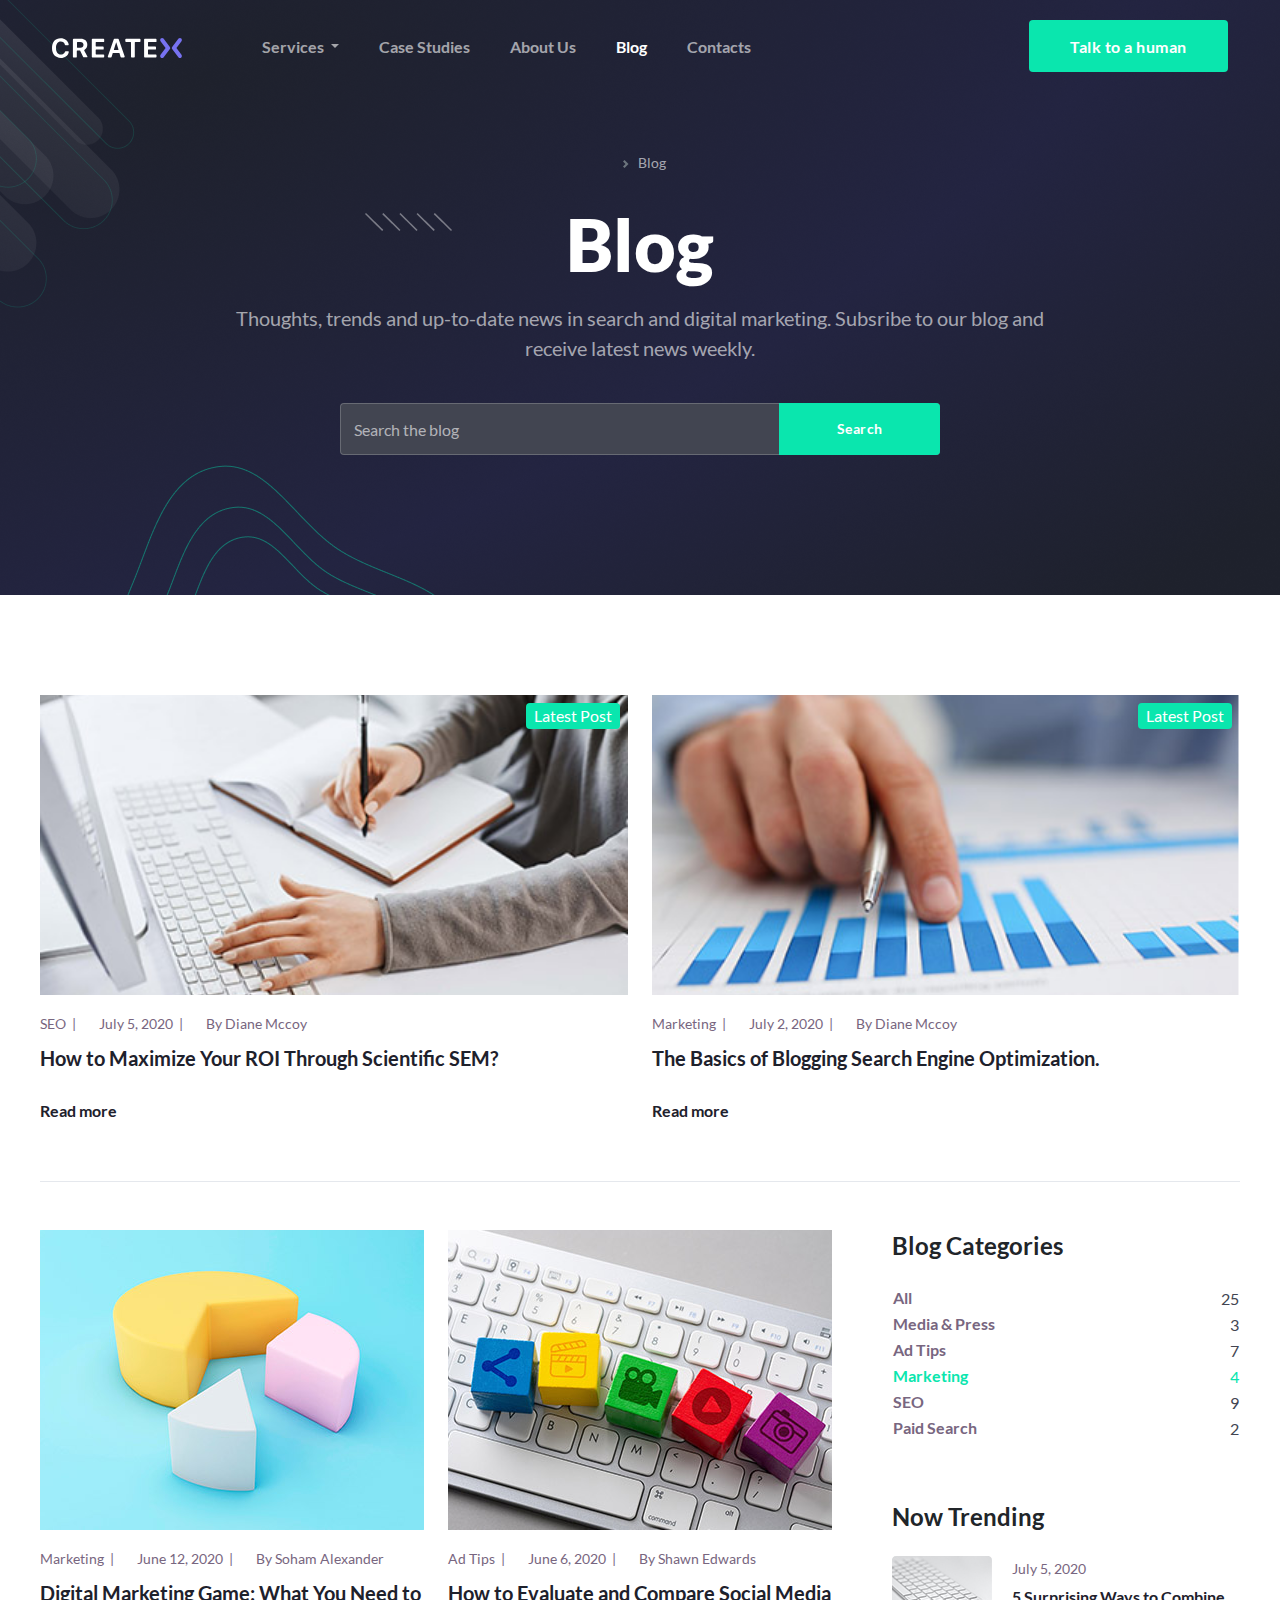
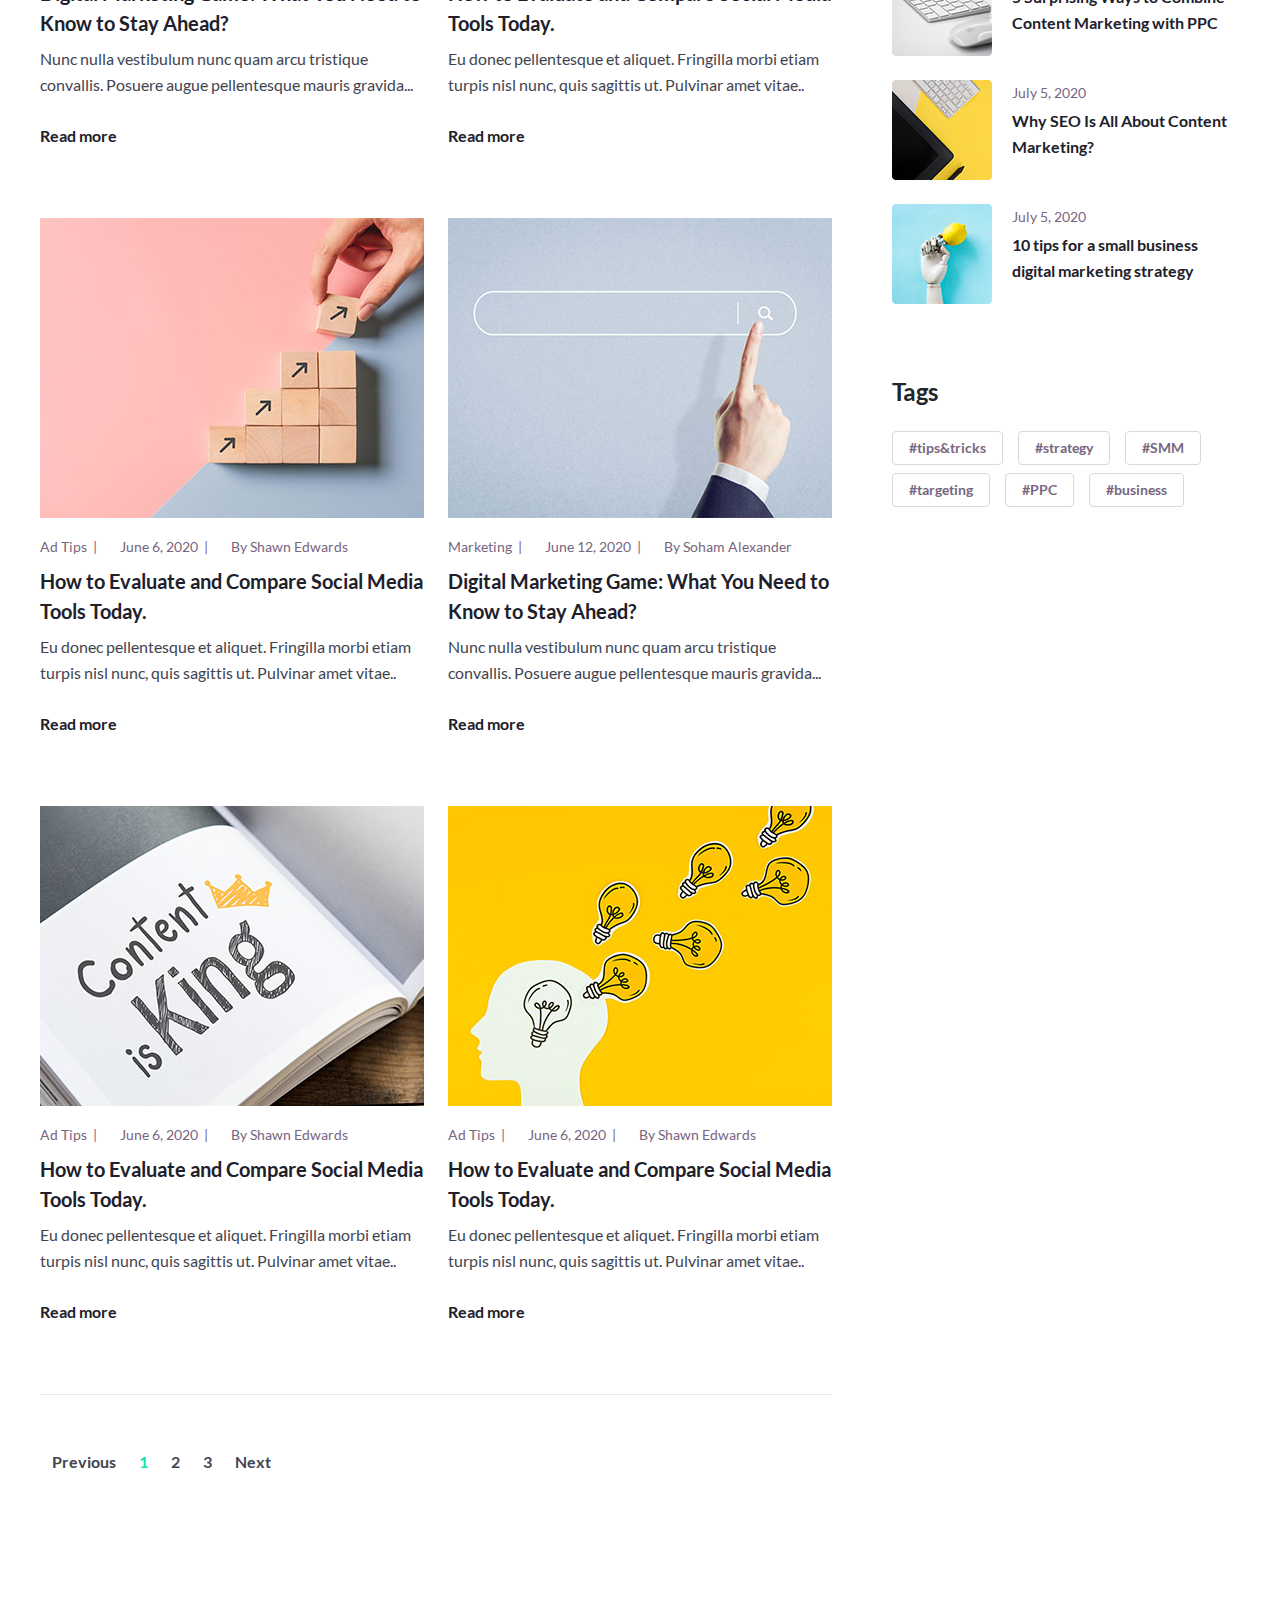
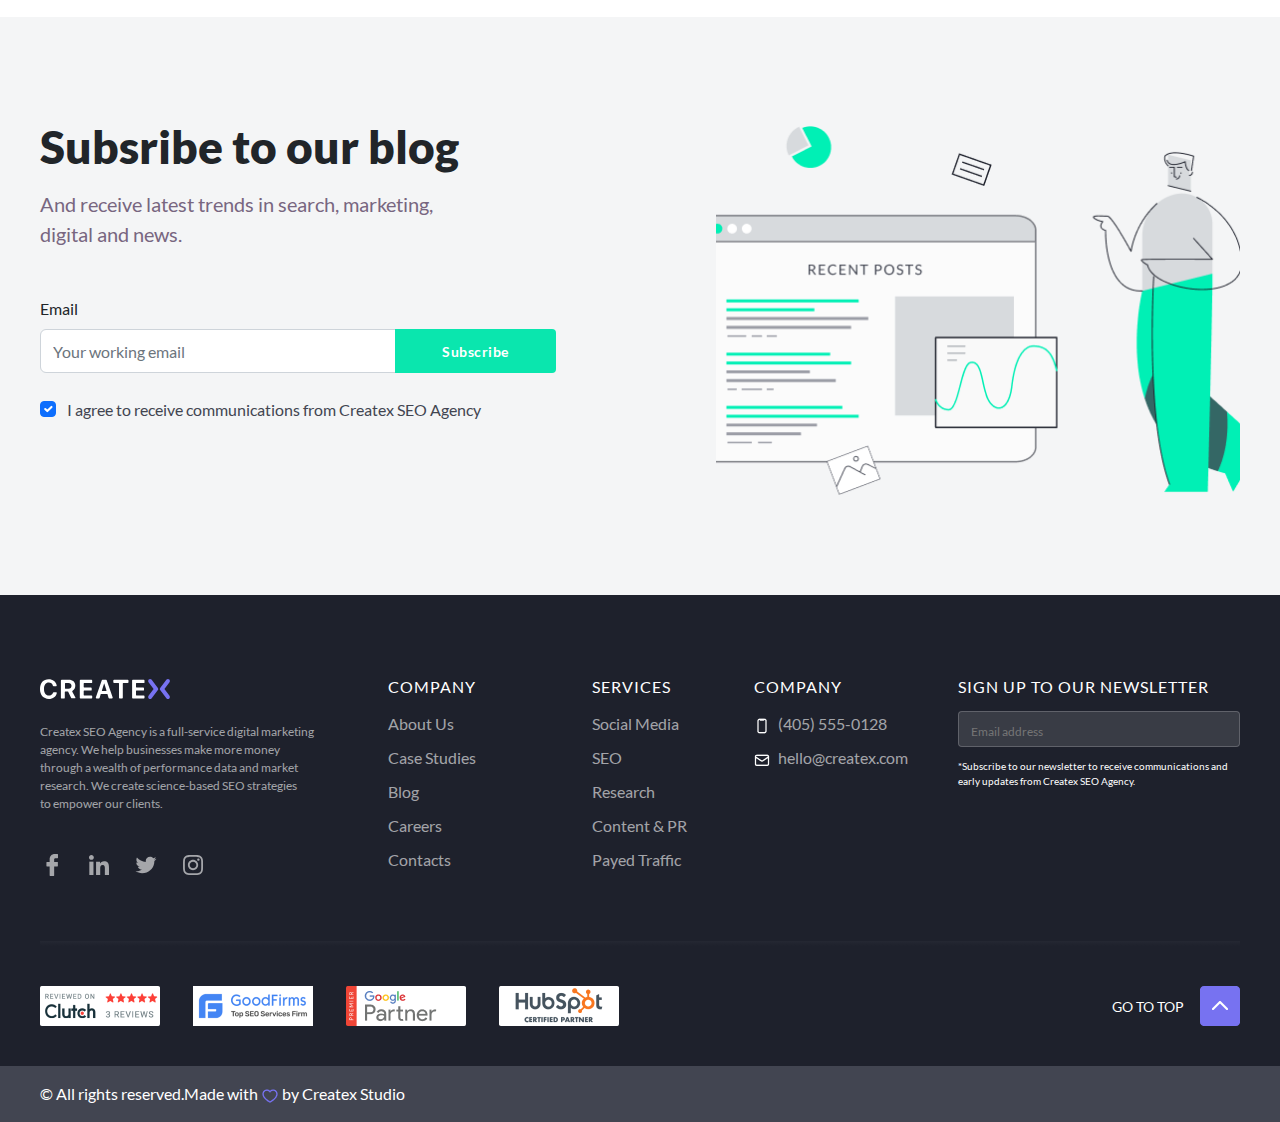
<file: blog.html>
<!DOCTYPE html>
<html lang="en">
  <head>
    <meta charset="UTF-8">
    <meta name="viewport" content="width=device-width, initial-scale=1.0">
    <meta http-equiv="X-UA-Compatible" content="ie=edge">
    <link rel="shortcut icon" href="assets/img/logo/favicon.png" type="image/x-icon">
    <title>SEO & Marketing</title>
    <!---=======FONTAWESOME====--->
    <link rel="stylesheet" href="https://cdnjs.cloudflare.com/ajax/libs/font-awesome/6.2.0/css/all.min.css"
      integrity="sha512-xh6O/CkQoPOWDdYTDqeRdPCVd1SpvCA9XXcUnZS2FmJNp1coAFzvtCN9BmamE+4aHK8yyUHUSCcJHgXloTyT2A=="
      crossorigin="anonymous" referrerpolicy="no-referrer" />
    <!---=======FONTAWESOME====--->
    <!---==AOS CSS===----->
    <link rel="stylesheet" href="assets/plug-in/aos-js/aos.css">
    <!---==AOS CSS===----->
    <!-----======BOOTSTRAP CSS==========-->
    <link rel="stylesheet" href="assets/plug-in/bootstrap/bootstrap.min.css">
    <!-----======BOOTSTRAP CSS==========-->
    <!-------======CUSTOM CSS======-->
    <link rel="stylesheet" href="assets/css/styles.css">
    <!-------======CUSTOM CSS======-->
  </head>
  <body>
    <!--TALK MODAL STARTS---->
    <div class="modal fade" id="talk-modal" tabindex="-1" aria-labelledby="exampleModalLabel" aria-hidden="true">
      <div class="modal-dialog">
        <div class="modal-content">
          <div class="modal-header">
            <button type="button" class="btn-close" data-bs-dismiss="modal" aria-label="Close"></button>
          </div>
          <div class="modal-body">
            <h4 class="modal-title fs-5 text-center" id="exampleModalLabel">Subscribe to our newsletter</h4>
            <form>
              <div class="mb-3">
                <label for="talk-name" class="form-label">Name*</label>
                <input type="text" class="form-control" id="talk-name" placeholder="Your name" required>
              </div>
              <div class="mb-3">
                <label for="talk-email" class="form-label">Email*</label>
                <input type="email" class="form-control" id="talk-email" placeholder="Your working email" required>
              </div>
              <div class="d-grid gap-2">
                <button type="submit" class="filled-button">SEND</button>
              </div>
            </form>
          </div>
        </div>
      </div>
    </div>
    <!-- TALK MODAL ENDS -->
    <div class="cover" id="totop" style="background: url('assets/img/blog/background.png');">
      <!----HEADER STARTS------------>
      <header class="main-header">
        <nav class="navbar navbar-expand-lg">
          <div class="container custom-container">
            <a class="" href="index.html">
              <div class="logo-wrapper">
                <img src="assets/img/logo/header-logo.svg" alt="Logo">
              </div>
            </a>
            <button class="navbar-toggler" type="button" data-bs-toggle="collapse"
              data-bs-target="#navbarSupportedContent" aria-controls="navbarSupportedContent" aria-expanded="false"
              aria-label="Toggle navigation">
              <span class="navbar-toggler-icon"></span>
            </button>
            <div class="collapse navbar-collapse" id="navbarSupportedContent">
              <ul class="navbar-nav me-auto mb-2 mb-lg-0 header-link">
                <li class="nav-item dropdown ">
                  <a class="nav-link dropdown-toggle" href="services.html" role="button" data-bs-toggle="dropdown"
                    aria-expanded="false">
                    Services
                  </a>
                  <ul class="dropdown-menu">
                    <li><a class="dropdown-item" href="services.html">Services</a></li>
                    <li><a class="dropdown-item" href="careers.html">Career</a></li>
                    <li><a class="dropdown-item" href="optimization.html">Search Engine Optimization</a></li>
                    <li><a class="dropdown-item" href="rate.html">Rate for Lovato Company</a></li>
                    <li><a class="dropdown-item" href="maximize.html">Maximize</a></li>
                    <li><a class="dropdown-item" href="rate.html">Our Rate</a></li>
                  </ul>
                </li>
                <li class="nav-">
                  <a class="nav-link" href="case-studies.html">Case Studies</a>
                </li>
                <li class="nav-item">
                  <a class="nav-link" href="about.html">About Us</a>
                </li>
                <li class="nav-item header-active">
                  <a class="nav-link" href="blog.html">Blog</a>
                </li>
                <li class="nav-item">
                  <a class="nav-link" href="contact.html">Contacts</a>
                </li>
              </ul>
              <div class="header-call">
                <a href="#" class="filled-button header-btn" data-bs-toggle="modal" data-bs-target="#talk-modal">Talk to a human</a>
              </div>
            </div>
          </div>
        </nav>
      </header>
      <!----HEADER ENDS------------>
      <!-----HERO-STARTS---------------->
      <section class="hero">
        <div class="page-container" data-aos="fade-down" data-aos-duration="1500">
          <div class="page-breadcrumb">
            <nav
              style="--bs-breadcrumb-divider: url(&#34;data:image/svg+xml,%3Csvg xmlns='http://www.w3.org/2000/svg' width='8' height='8'%3E%3Cpath d='M2.5 0L1 1.5 3.5 4 1 6.5 2.5 8l4-4-4-4z' fill='%236c757d'/%3E%3C/svg%3E&#34;);"
              aria-label="breadcrumb">
              <ol class="breadcrumb d-flex align-items-center justify-content-center">
                <li class="breadcrumb-item"><a href="index.html"><i class="fa-solid fa-house"></i></a></li>
                <li class="breadcrumb-item active" aria-current="page">Blog</li>
              </ol>
            </nav>
          </div>
          <h1 class="page-title">Blog</h1>
          <p class="page-descr">Thoughts, trends and up-to-date news in search and digital marketing. Subsribe to our
            blog
            and receive latest news weekly.</p>
          <div class="page-form">
            <form action="">
              <div class="page-input-wrapper">
                <div class="page-input">
                  <input type="text" name="blogSearch" id="blogSearch" placeholder="Search the blog">
                </div>
              </div>
              <button class="filled-button">Search</button>
            </form>
          </div>
        </div>
      </section>
      <!-----HERO-ENDS---------------->
    </div>
    <!-----BLOG NEWS STARTS--->
    <section class="blog-news">
      <div class="custom-container">
        <div class="blog-news_inner">
          <div class="row">
            <div class="col-12 col-sm-6">
              <a href="#">
                <div class="home-news-content">
                  <div class="home-news-pic">
                    <img src="assets/img/homepage/pic.png" alt="news-pic">
                    <div class="news-status">
                      <span>Latest Post</span>
                    </div>
                  </div>
                  <div class="home-details_cover">
                    <div class="home-news-details">
                      <div class="home-news-meta">
                        <span>SEO</span>
                        <span><i class="fa-regular fa-clock"></i> July 5, 2020</span>
                        <span><i class="fa-regular fa-user"></i>By Diane Mccoy</span>
                      </div>
                    </div>
                    <p class="home-news-title">How to Maximize Your ROI Through Scientific SEM?</p>
                    <a href="#" class="read-more">Read more <i class="fa-solid fa-arrow-right"></i></a>
                  </div>
                </div>
              </a>
            </div>
            <div class="col-12 col-sm-6">
              <a href="#">
                <div class="home-news-content">
                  <div class="home-news-pic">
                    <img src="assets/img/homepage/news-2.png" alt="news-pic">
                    <div class="news-status">
                      <span>Latest Post</span>
                    </div>
                  </div>
                  <div class="home-details_cover">
                    <div class="home-news-details">
                      <div class="home-news-meta">
                        <span>Marketing</span>
                        <span><i class="fa-regular fa-clock"></i> July 2, 2020</span>
                        <span><i class="fa-regular fa-user"></i>By Diane Mccoy</span>
                      </div>
                    </div>
                    <p class="home-news-title">The Basics of Blogging Search Engine Optimization.</p>
                    <a href="#" class="read-more">Read more <i class="fa-solid fa-arrow-right"></i></a>
                  </div>
                </div>
              </a>
            </div>
          </div>
        </div>
        <div class="blog-news_articles">
          <div class="row">
            <div class="col-12 col-md-8">
              <div class="news-article_wrapper">
                <div class="row">
                  <div class="col-12 col-sm-6 col-md-6 col-lg-6">
                    <a href="#">
                      <div class="home-news-content">
                        <div class="home-news-pic">
                          <img src="assets/img/blog/news1.png" alt="news-pic">
                        </div>
                        <div class="home-details_cover">
                          <div class="home-news-details">
                            <div class="home-news-meta">
                              <span>Marketing</span>
                              <span><i class="fa-regular fa-clock"></i> June 12, 2020</span>
                              <span><i class="fa-regular fa-user"></i>By Soham Alexander</span>
                            </div>
                          </div>
                          <p class="home-news-title">Digital Marketing Game: What You Need to Know to Stay Ahead?</p>
                          <div class="home-news-descr">
                            Nunc nulla vestibulum nunc quam arcu tristique convallis. Posuere augue pellentesque mauris
                            gravida... </div>
                          <a href="#" class="read-more">Read more <i class="fa-solid fa-arrow-right"></i></a>
                        </div>
                      </div>
                    </a>
                  </div>
                  <div class="col-12  col-sm-6 col-md-6  col-lg-6">
                    <a href="#">
                      <div class="home-news-content">
                        <div class="home-news-pic">
                          <img src="assets/img/blog/news2.png" alt="news-pic">
                        </div>
                        <div class="home-details_cover">
                          <div class="home-news-details">
                            <div class="home-news-meta">
                              <span>Ad Tips</span>
                              <span><i class="fa-regular fa-clock"></i> June 6, 2020</span>
                              <span><i class="fa-regular fa-user"></i>By Shawn Edwards</span>
                            </div>
                          </div>
                          <p class="home-news-title">How to Evaluate and Compare Social Media Tools Today.</p>
                          <div class="home-news-descr">
                            Eu donec pellentesque et aliquet. Fringilla morbi etiam turpis nisl nunc, quis sagittis ut.
                            Pulvinar amet vitae.. </div>
                          <a href="#" class="read-more">Read more <i class="fa-solid fa-arrow-right"></i></a>
                        </div>
                      </div>
                    </a>
                  </div>
                  <div class="col-12 col-sm-6 col-lg-6">
                    <a href="#">
                      <div class="home-news-content">
                        <div class="home-news-pic">
                          <img src="assets/img/blog/news3.png" alt="news-pic">
                        </div>
                        <div class="home-details_cover">
                          <div class="home-news-details">
                            <div class="home-news-meta">
                              <span>Ad Tips</span>
                              <span><i class="fa-regular fa-clock"></i> June 6, 2020</span>
                              <span><i class="fa-regular fa-user"></i>By Shawn Edwards</span>
                            </div>
                          </div>
                          <p class="home-news-title">How to Evaluate and Compare Social Media Tools Today.</p>
                          <div class="home-news-descr">
                            Eu donec pellentesque et aliquet. Fringilla morbi etiam turpis nisl nunc, quis sagittis ut.
                            Pulvinar amet vitae.. </div>
                          <a href="#" class="read-more">Read more <i class="fa-solid fa-arrow-right"></i></a>
                        </div>
                      </div>
                    </a>
                  </div>
                  <div class="col-12 col-sm-6 col-lg-6">
                    <a href="#">
                      <div class="home-news-content">
                        <div class="home-news-pic">
                          <img src="assets/img/blog/news4.png" alt="news-pic">
                        </div>
                        <div class="home-details_cover">
                          <div class="home-news-details">
                            <div class="home-news-meta">
                              <span>Marketing</span>
                              <span><i class="fa-regular fa-clock"></i> June 12, 2020</span>
                              <span><i class="fa-regular fa-user"></i>By Soham Alexander</span>
                            </div>
                          </div>
                          <p class="home-news-title">Digital Marketing Game: What You Need to Know to Stay Ahead?</p>
                          <div class="home-news-descr">
                            Nunc nulla vestibulum nunc quam arcu tristique convallis. Posuere augue pellentesque mauris
                            gravida... </div>
                          <a href="#" class="read-more">Read more <i class="fa-solid fa-arrow-right"></i></a>
                        </div>
                      </div>
                    </a>
                  </div>
                  <div class="col-12 col-sm-6 col-lg-6">
                    <a href="#">
                      <div class="home-news-content">
                        <div class="home-news-pic">
                          <img src="assets/img/blog/news5.png" alt="news-pic">
                        </div>
                        <div class="home-details_cover">
                          <div class="home-news-details">
                            <div class="home-news-meta">
                              <span>Ad Tips</span>
                              <span><i class="fa-regular fa-clock"></i> June 6, 2020</span>
                              <span><i class="fa-regular fa-user"></i>By Shawn Edwards</span>
                            </div>
                          </div>
                          <p class="home-news-title">How to Evaluate and Compare Social Media Tools Today.</p>
                          <div class="home-news-descr">
                            Eu donec pellentesque et aliquet. Fringilla morbi etiam turpis nisl nunc, quis sagittis ut.
                            Pulvinar amet vitae.. </div>
                          <a href="#" class="read-more">Read more <i class="fa-solid fa-arrow-right"></i></a>
                        </div>
                      </div>
                    </a>
                  </div>
                  <div class="col-12 col-sm-6 col-lg-6">
                    <a href="#">
                      <div class="home-news-content">
                        <div class="home-news-pic">
                          <img src="assets/img/blog/news6.png" alt="news-pic">
                        </div>
                        <div class="home-details_cover">
                          <div class="home-news-details">
                            <div class="home-news-meta">
                              <span>Ad Tips</span>
                              <span><i class="fa-regular fa-clock"></i> June 6, 2020</span>
                              <span><i class="fa-regular fa-user"></i>By Shawn Edwards</span>
                            </div>
                          </div>
                          <p class="home-news-title">How to Evaluate and Compare Social Media Tools Today.</p>
                          <div class="home-news-descr">
                            Eu donec pellentesque et aliquet. Fringilla morbi etiam turpis nisl nunc, quis sagittis ut.
                            Pulvinar amet vitae.. </div>
                          <a href="#" class="read-more">Read more <i class="fa-solid fa-arrow-right"></i></a>
                        </div>
                      </div>
                    </a>
                  </div>
                </div>
              </div>
            </div>
            <div class="col-12 col-md-4 ps-5">
              <h5 class="blog-title">Blog Categories</h5>
              <div class="table-wrapper">
                <table>
                  <tr>
                    <td><strong>All</strong></td>
                    <td><span>25</span></td>
                  </tr>
                  <tr>
                    <td><strong>Media & Press</strong></td>
                    <td><span>3</span></td>
                  </tr>
                  <tr>
                    <td><strong>Ad Tips</strong></td>
                    <td><span>7</span></td>
                  </tr>
                  <tr class="news-active">
                    <td><strong>Marketing</strong></td>
                    <td><span>4</span></td>
                  </tr>
                  <tr>
                    <td><strong>SEO</strong></td>
                    <td><span>9</span></td>
                  </tr>
                  <tr>
                    <td><strong>Paid Search</strong></td>
                    <td><span>2</span></td>
                  </tr>
                </table>
              </div>
              <h5 class="blog-title">Now Trending</h5>
              <div class="trending-news">
                <div class="row">
                  <div class="col-12">
                    <a href="#">
                      <div class="trend-news">
                        <div class="trend-news_pic">
                          <img src="assets/img/blog/image-trend1.png" alt="">
                        </div>
                        <div class="trend-news_content">
                          <span><i class="fa-regular fa-clock"></i> July 5, 2020</span>
                          <p class="trend-news-ttl">5 Surprising Ways to Combine Content Marketing with PPC</p>
                        </div>
                      </div>
                    </a>
                  </div>
                  <div class="col-12">
                    <a href="#">
                      <div class="trend-news">
                        <div class="trend-news_pic">
                          <img src="assets/img/blog/image-trend2.png" alt="">
                        </div>
                        <div class="trend-news_content">
                          <span><i class="fa-regular fa-clock"></i> July 5, 2020</span>
                          <p class="trend-news-ttl">Why SEO Is All About Content Marketing?</p>
                        </div>
                      </div>
                    </a>
                  </div>
                  <div class="col-12">
                    <a href="#">
                      <div class="trend-news">
                        <div class="trend-news_pic">
                          <img src="assets/img/blog/image-trend3.png" alt="">
                        </div>
                        <div class="trend-news_content">
                          <span><i class="fa-regular fa-clock"></i> July 5, 2020</span>
                          <p class="trend-news-ttl">10 tips for a small business digital marketing strategy</p>
                        </div>
                      </div>
                    </a>
                  </div>
                </div>
              </div>
              <div class="tag-box">
                <div class="blog-title">Tags</div>
                <a href="#" class="mb-2">#tips&tricks</a>
                <a href="#" class="mb-2">#strategy</a>
                <a href="#" class="mb-2">#SMM</a>
                <a href="#" class="mb-2">#targeting</a>
                <a href="#" class="mb-2">#PPC</a>
                <a href="#" class="mb-2">#business</a>
              </div>
            </div>
          </div>
          <div class="pagination-wrapper">
            <nav aria-label="Page navigation example">
              <ul class="pagination">
                <li class="page-item">
                  <a class="page-link" href="#">Previous</a>
                </li>
                <li class="page-item"><a class="page-link page-link-active" href="#">1</a></li>
                <li class="page-item"><a class="page-link" href="#">2</a></li>
                <li class="page-item"><a class="page-link" href="#">3</a></li>
                <li class="page-item">
                  <a class="page-link" href="#">Next</a>
                </li>
              </ul>
            </nav>
          </div>
        </div>
      </div>
    </section>
    <!-----BLOG NEWS ENDS--->
    <!--SUBSCRIBE BLOG STARTS----->
    <section class="subscribe-blog">
      <div class="custom-container">
        <div class="subscribe-blog_inner">
          <div class="row">
            <div class="col-12 col-md-6">
              <div class="blog-subscribe_left">
                <h2 class="section-title">Subsribe to our blog</h2>
                <p class="page-descr text-left">And receive latest trends in search, marketing, digital and news.</p>
                <div class="blog-subscribe_form">
                  <form action="">
                    <div class="blog-form_inner">
                      <div class="blog-input">
                        <label for="blog-email">Email</label>
                        <input type="text" id="blog-email" class="form-control" name="blog-email" required
                          placeholder="Your working email">
                      </div>
                      <button type="submit" class="filled-button">Subscribe</button>
                    </div>
                    <div class="blog-checkbox mt-4">
                      <label for="blog-checkbox" class="checkbox-label">
                        <input type="checkbox" class="form-check-input me-2" name="blog-checkbox" id="blog-checkbox"
                          checked>
                        I agree to receive communications from Createx SEO Agency</label>
                    </div>
                  </form>
                </div>
              </div>
            </div>
            <div class="col-12 col-md-6">
              <div class="illustrtion-form">
                <img src="assets/img/blog/illustration-form.png" alt="illustration">
              </div>
            </div>
          </div>
        </div>
      </div>
    </section>
    <!--SUBSCRIBE BLOG ENDS----->
    <!----FOOTER STARTS---->
    <footer class="main-footer">
      <div class="custom-container">
        <div class="footer-up responsive-container">
          <div class="row">
            <div class="col-12 col-sm-12 col-md-12 col-xl-3">
              <div class="footer-col">
                <a class="" href="index.html">
                  <div class="logo-wrapper">
                    <img src="assets/img/logo/header-logo.svg" alt="Logo">
                  </div>
                </a>
                <p class="footer-up__descr">
                  Createx SEO Agency is a full-service digital marketing agency. We help businesses make more money
                  through a wealth of performance data and market research. We create science-based SEO strategies
                  to empower our clients.
                </p>
                <div class="footer-up__ul">
                  <ul>
                    <li>
                      <a href="#">
                        <div class="footer-icon">
                          <svg width="24" height="24" viewBox="0 0 24 24" fill="none"
                            xmlns="http://www.w3.org/2000/svg">
                            <g opacity="0.6">
                              <path
                                d="M17.5628 1.00458L14.7856 1C11.6654 1 9.64903 3.12509 9.64903 6.41423V8.91055H6.85662C6.61532 8.91055 6.41992 9.1115 6.41992 9.35937V12.9763C6.41992 13.2241 6.61554 13.4249 6.85662 13.4249H9.64903V22.5514C9.64903 22.7993 9.84443 23 10.0857 23H13.729C13.9703 23 14.1657 22.799 14.1657 22.5514V13.4249H17.4307C17.672 13.4249 17.8674 13.2241 17.8674 12.9763L17.8688 9.35937C17.8688 9.24036 17.8226 9.12638 17.7409 9.04215C17.6591 8.95793 17.5477 8.91055 17.4318 8.91055H14.1657V6.79439C14.1657 5.77728 14.4017 5.26094 15.6915 5.26094L17.5624 5.26025C17.8035 5.26025 17.9989 5.0593 17.9989 4.81166V1.45317C17.9989 1.20576 17.8037 1.00504 17.5628 1.00458Z"
                                fill="white" />
                            </g>
                          </svg>

                        </div>
                      </a>
                    </li>
                    <li>
                      <a href="#">
                        <div class="footer-icon">
                          <svg width="24" height="24" viewBox="0 0 24 24" fill="none"
                            xmlns="http://www.w3.org/2000/svg">
                            <g opacity="0.6">
                              <path
                                d="M21.995 22L22 21.9992V14.6642C22 11.0758 21.2275 8.31167 17.0325 8.31167C15.0158 8.31167 13.6625 9.41833 13.11 10.4675H13.0517V8.64667H9.07416V21.9992H13.2158V15.3875C13.2158 13.6467 13.5458 11.9633 15.7017 11.9633C17.8258 11.9633 17.8575 13.95 17.8575 15.4992V22H21.995Z"
                                fill="white" />
                              <path d="M2.32999 8.6475H6.47666V22H2.32999V8.6475Z" fill="white" />
                              <path
                                d="M4.40167 2C3.07583 2 2 3.07583 2 4.40167C2 5.7275 3.07583 6.82583 4.40167 6.82583C5.7275 6.82583 6.80333 5.7275 6.80333 4.40167C6.8025 3.07583 5.72667 2 4.40167 2Z"
                                fill="white" />
                            </g>
                          </svg>
                        </div>
                      </a>
                    </li>
                    <li>
                      <a href="#">
                        <div class="footer-icon">
                          <svg width="24" height="24" viewBox="0 0 24 24" fill="none"
                            xmlns="http://www.w3.org/2000/svg">
                            <g opacity="0.6">
                              <path
                                d="M22.5 5.77233C21.7271 6.10027 20.8978 6.32267 20.0264 6.42196C20.9161 5.91181 21.5972 5.10263 21.92 4.1414C21.0854 4.61383 20.1642 4.95688 19.1826 5.14285C18.3966 4.33994 17.2785 3.83984 16.0384 3.83984C13.6593 3.83984 11.7303 5.68691 11.7303 7.9637C11.7303 8.2866 11.7683 8.60199 11.8418 8.90357C8.26201 8.73141 5.08768 7.08917 2.96314 4.59372C2.59176 5.20189 2.38049 5.91053 2.38049 6.66697C2.38049 8.09814 3.14161 9.36093 4.2964 10.0997C3.5904 10.0771 2.92639 9.89116 2.34508 9.58205V9.63357C2.34508 11.6314 3.83056 13.2988 5.80024 13.6783C5.43936 13.7713 5.05882 13.8228 4.66514 13.8228C4.38696 13.8228 4.11794 13.7964 3.85417 13.7461C4.40267 15.3859 5.99315 16.5783 7.87756 16.611C6.40388 17.7167 4.54573 18.3739 2.52749 18.3739C2.17976 18.3739 1.83724 18.3537 1.5 18.3173C3.40671 19.4896 5.67036 20.1732 8.10327 20.1732C16.028 20.1732 20.3597 13.8881 20.3597 8.43741L20.3453 7.90341C21.1917 7.32537 21.9239 6.59912 22.5 5.77233Z"
                                fill="white" />
                            </g>
                          </svg>
                        </div>
                      </a>
                    </li>
                    <li>
                      <a href="#">
                        <div class="footer-icon">
                          <svg width="24" height="24" viewBox="0 0 24 24" fill="none"
                            xmlns="http://www.w3.org/2000/svg">
                            <g opacity="0.6">
                              <path
                                d="M21.9804 7.88005C21.9336 6.81738 21.7617 6.0868 21.5156 5.45374C21.2616 4.78176 20.8709 4.18014 20.359 3.68002C19.8589 3.1721 19.2533 2.77743 18.5891 2.52745C17.9524 2.28127 17.2256 2.10943 16.163 2.06257C15.0923 2.01175 14.7525 2 12.0371 2C9.32172 2 8.98185 2.01175 7.9152 2.05861C6.85253 2.10546 6.12195 2.27746 5.48904 2.52348C4.81692 2.77743 4.2153 3.16814 3.71517 3.68002C3.20726 4.18014 2.81274 4.78573 2.5626 5.44992C2.31643 6.0868 2.14458 6.81341 2.09773 7.87609C2.04691 8.9467 2.03516 9.28658 2.03516 12.002C2.03516 14.7173 2.04691 15.0572 2.09376 16.1239C2.14061 17.1865 2.31261 17.9171 2.55879 18.5502C2.81274 19.2221 3.20726 19.8238 3.71517 20.3239C4.2153 20.8318 4.82088 21.2265 5.48507 21.4765C6.12195 21.7226 6.84856 21.8945 7.91139 21.9413C8.97788 21.9883 9.31791 21.9999 12.0333 21.9999C14.7486 21.9999 15.0885 21.9883 16.1552 21.9413C17.2178 21.8945 17.9484 21.7226 18.5813 21.4765C19.9254 20.9568 20.9881 19.8941 21.5078 18.5502C21.7538 17.9133 21.9258 17.1865 21.9726 16.1239C22.0195 15.0572 22.0312 14.7173 22.0312 12.002C22.0312 9.28658 22.0273 8.9467 21.9804 7.88005ZM20.1794 16.0457C20.1364 17.0225 19.9723 17.5499 19.8355 17.9015C19.4995 18.7728 18.808 19.4643 17.9367 19.8004C17.585 19.9372 17.0538 20.1012 16.0808 20.1441C15.026 20.1911 14.7096 20.2027 12.0411 20.2027C9.37255 20.2027 9.0522 20.1911 8.00113 20.1441C7.02437 20.1012 6.49693 19.9372 6.1453 19.8004C5.71171 19.6402 5.31704 19.3862 4.9967 19.0541C4.6646 18.7298 4.41065 18.3391 4.2504 17.9055C4.11365 17.5539 3.94959 17.0225 3.9067 16.0497C3.8597 14.9948 3.8481 14.6783 3.8481 12.0097C3.8481 9.34122 3.8597 9.02087 3.9067 7.96995C3.94959 6.99319 4.11365 6.46575 4.2504 6.11412C4.41065 5.68038 4.6646 5.28586 5.00067 4.96536C5.32483 4.63327 5.71553 4.37931 6.14927 4.21921C6.5009 4.08247 7.03231 3.9184 8.00509 3.87537C9.05999 3.82851 9.37652 3.81676 12.0449 3.81676C14.7174 3.81676 15.0337 3.82851 16.0848 3.87537C17.0616 3.9184 17.589 4.08247 17.9406 4.21921C18.3742 4.37931 18.7689 4.63327 19.0892 4.96536C19.4213 5.28967 19.6753 5.68038 19.8355 6.11412C19.9723 6.46575 20.1364 6.99701 20.1794 7.96995C20.2262 9.02484 20.238 9.34122 20.238 12.0097C20.238 14.6783 20.2262 14.9908 20.1794 16.0457Z"
                                fill="white" />
                              <path
                                d="M12.0371 6.86423C9.20069 6.86423 6.89937 9.1654 6.89937 12.002C6.89937 14.8385 9.20069 17.1397 12.0371 17.1397C14.8736 17.1397 17.1748 14.8385 17.1748 12.002C17.1748 9.1654 14.8736 6.86423 12.0371 6.86423ZM12.0371 15.3347C10.197 15.3347 8.70438 13.8422 8.70438 12.002C8.70438 10.1617 10.197 8.66924 12.0371 8.66924C13.8774 8.66924 15.3698 10.1617 15.3698 12.002C15.3698 13.8422 13.8774 15.3347 12.0371 15.3347Z"
                                fill="white" />
                              <path
                                d="M18.5776 6.6611C18.5776 7.32346 18.0405 7.86053 17.378 7.86053C16.7156 7.86053 16.1785 7.32346 16.1785 6.6611C16.1785 5.99858 16.7156 5.46167 17.378 5.46167C18.0405 5.46167 18.5776 5.99858 18.5776 6.6611Z"
                                fill="white" />
                            </g>
                          </svg>
                        </div>
                      </a>
                    </li>
                  </ul>
                </div>
              </div>
            </div>
            <div class="col-12 col-sm-6 col-md-6 col-xl-2">
              <div class="footer-col padding-left">
                <p class="footer-title">COMPANY</p>
                <div class="footer-link">
                  <ul>
                    <li><a href="#">About Us</a></li>
                    <li><a href="#">Case Studies</a></li>
                    <li><a href="#">Blog</a></li>
                    <li><a href="#">Careers</a></li>
                    <li><a href="#">Contacts</a></li>
                  </ul>
                </div>
              </div>
            </div>
            <div class="col-12 col-sm-6 col-md-6 col-xl-2">
              <div class="footer-col padding-left">
                <p class="footer-title">SERVICES</p>
                <div class="footer-link">
                  <ul>
                    <li><a href="#">Social Media</a></li>
                    <li><a href="#">SEO</a></li>
                    <li><a href="#">Research</a></li>
                    <li><a href="#">Content & PR</a></li>
                    <li><a href="#">Payed Traffic</a></li>
                  </ul>
                </div>
              </div>
            </div>
            <div class="col-12 col-sm-6 col-md-6 col-xl-2">
              <div class="footer-col">
                <p class="footer-title">COMPANY</p>
                <div class="footer-link">
                  <ul class="flex-ul">
                    <li>
                      <a href="tel:4055550128">
                        <div class="footer-contact">
                          <img src="assets/img/icon/iPhone.png" alt="call us">
                        </div>
                        <span>(405) 555-0128</span>
                      </a>
                    </li>
                    <li>
                      <a href="mailto:hello@createx.com">
                        <div class="footer-contact">
                          <img src="assets/img/icon/Mail.png" alt="mail">
                        </div>
                        <span>hello@createx.com</span>
                      </a>
                    </li>
                  </ul>
                </div>
              </div>
            </div>
            <div class="col-12 col-sm-12 col-md-6 col-xl-3">
              <div class="footer-col">
                <p class="footer-title">SIGN UP TO OUR NEWSLETTER</p>
                <div class="footer-form">
                  <form action="" class="subscribe-form">
                    <div class="footer-input">
                      <input type="email" name="footer-mail" id="footer-mail" placeholder="Email address" required>
                    </div>
                    <button><i class="fa-solid fa-arrow-right"></i></button>
                  </form>
                </div>
                <div class="footer-input__descr">
                  *Subscribe to our newsletter to receive communications and early updates from Createx SEO Agency.
                </div>
              </div>
            </div>
          </div>
        </div>
        <div class="footer-awards">
          <div class="row">
            <div class="col-12 col-sm-12 col-md-9 col-xl-6">
              <div class="row">
                <div class="col-6 col-sm-3">
                  <div class="award-img">
                    <img src="assets/img/homepage/award1.png" alt="award">
                  </div>
                </div>
                <div class="col-6 col-sm-3">
                  <div class="award-img">
                    <img src="assets/img/homepage/award2.png" alt="award">
                  </div>
                </div>
                <div class="col-6 col-sm-3">
                  <div class="award-img">
                    <img src="assets/img/homepage/award3.png" alt="award">
                  </div>
                </div>
                <div class="col-6 col-sm-3">
                  <div class="award-img">
                    <img src="assets/img/homepage/award4.png" alt="award">
                  </div>
                </div>
              </div>
            </div>
            <div class="col-12 col-sm-12 col-md-3 col-xl-6">
              <div class="go-to-top d-flex align-items-center justify-content-end">
                <span class="text-white">GO TO TOP</span>
                <a href="#totop">
                  <div class="to-top">
                    <img src="assets/img/homepage/up-btn.png" alt="up button">
                  </div>
                </a>
              </div>
            </div>
          </div>
        </div>
      </div>
      <div class="bottom">
        <div class="custom-container">
          <div class="bottom-inner d-flex align-items-center text-white">
            <span>© All rights reserved.Made with</span>
            <div class="heart">
              <img src="assets/img/icon/Heart.png" alt="heart">
            </div>
            <span>by Createx Studio</span>
          </div>
        </div>
      </div>
    </footer>
    <!----FOOTER ENDS---->
    <!---AOS JS----->
    <script src="assets/plug-in/aos-js/aos.js"></script>
    <!---AOS JS----->
    <!---BOOTSTRAP BUNDLE---->
    <script src="assets/plug-in/bootstrap/bootstrap.bundle.min.js"></script>
    <!---BOOTSTRAP BUNDLE---->
    <!--CUSTOM JS-->
    <script src="assets/js/scripts.js"></script>
    <!--CUSTOM JS-->
  </body>
</html>
</file>
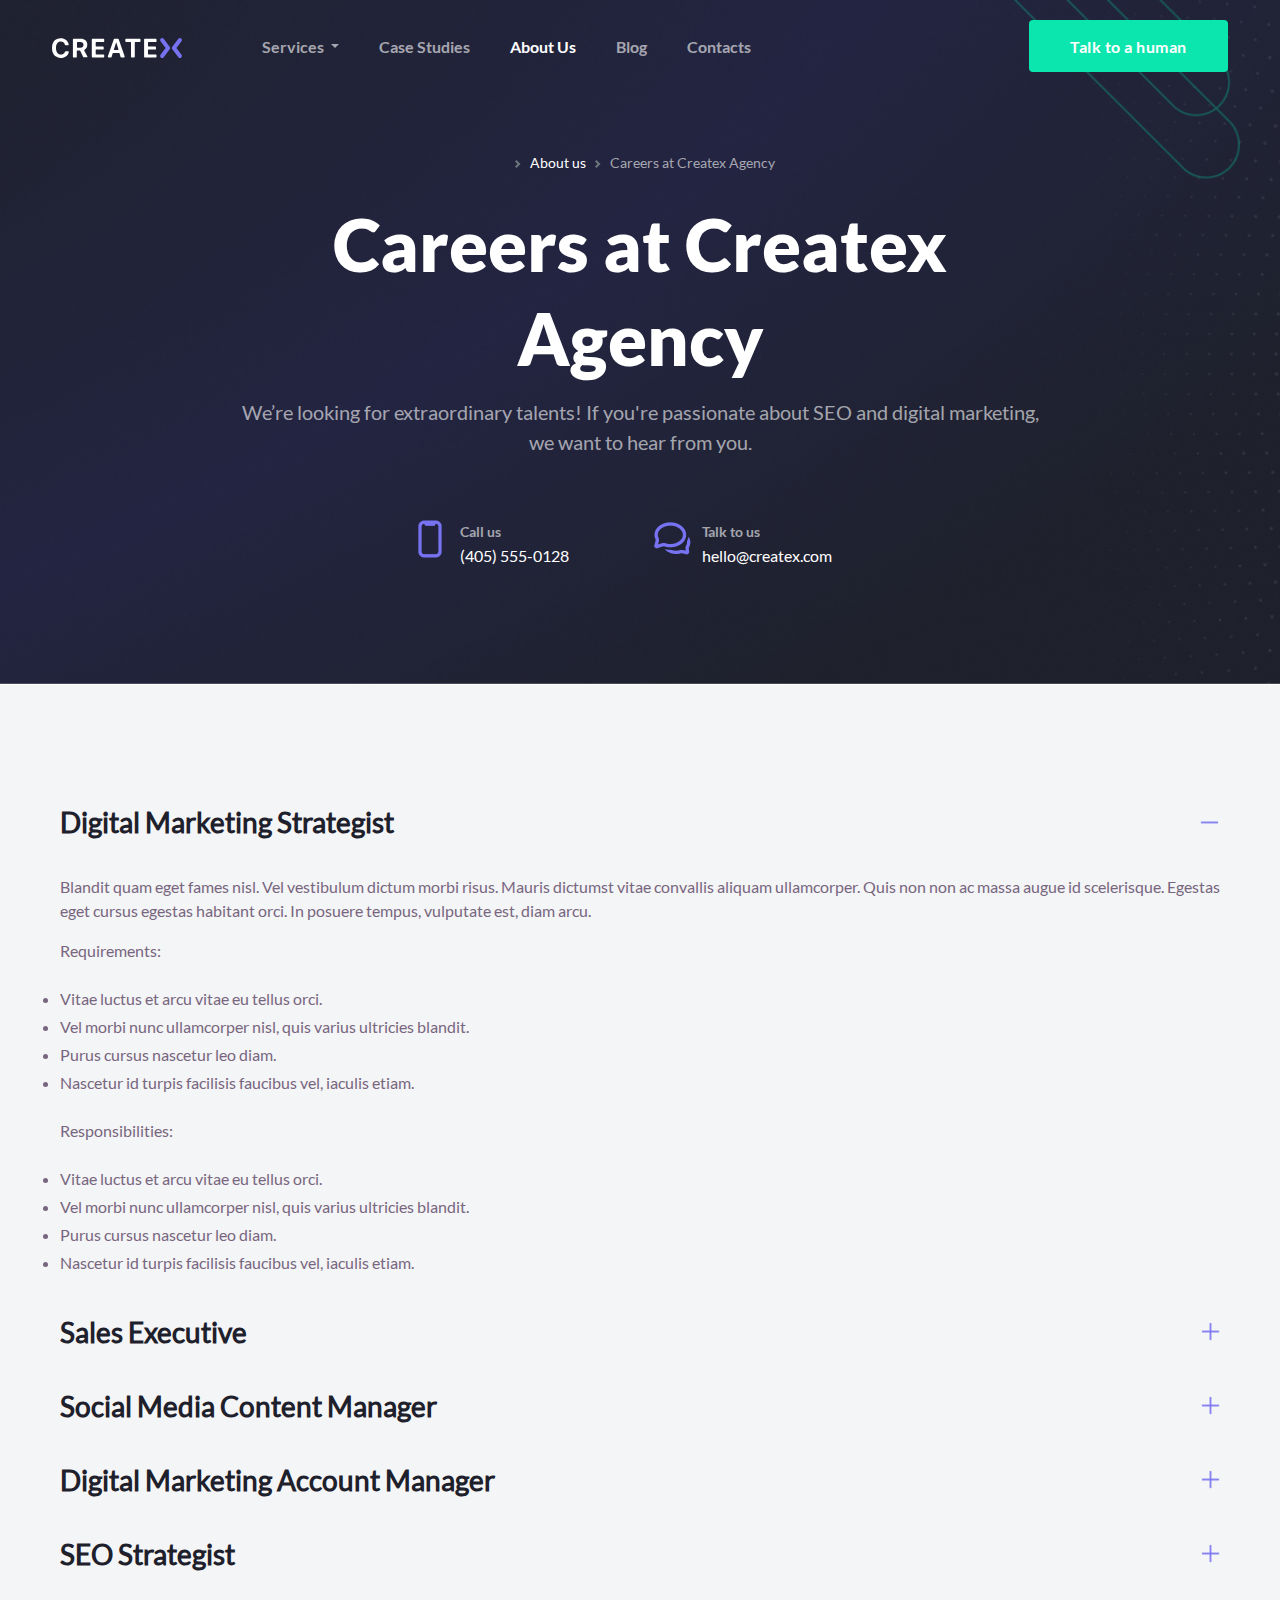
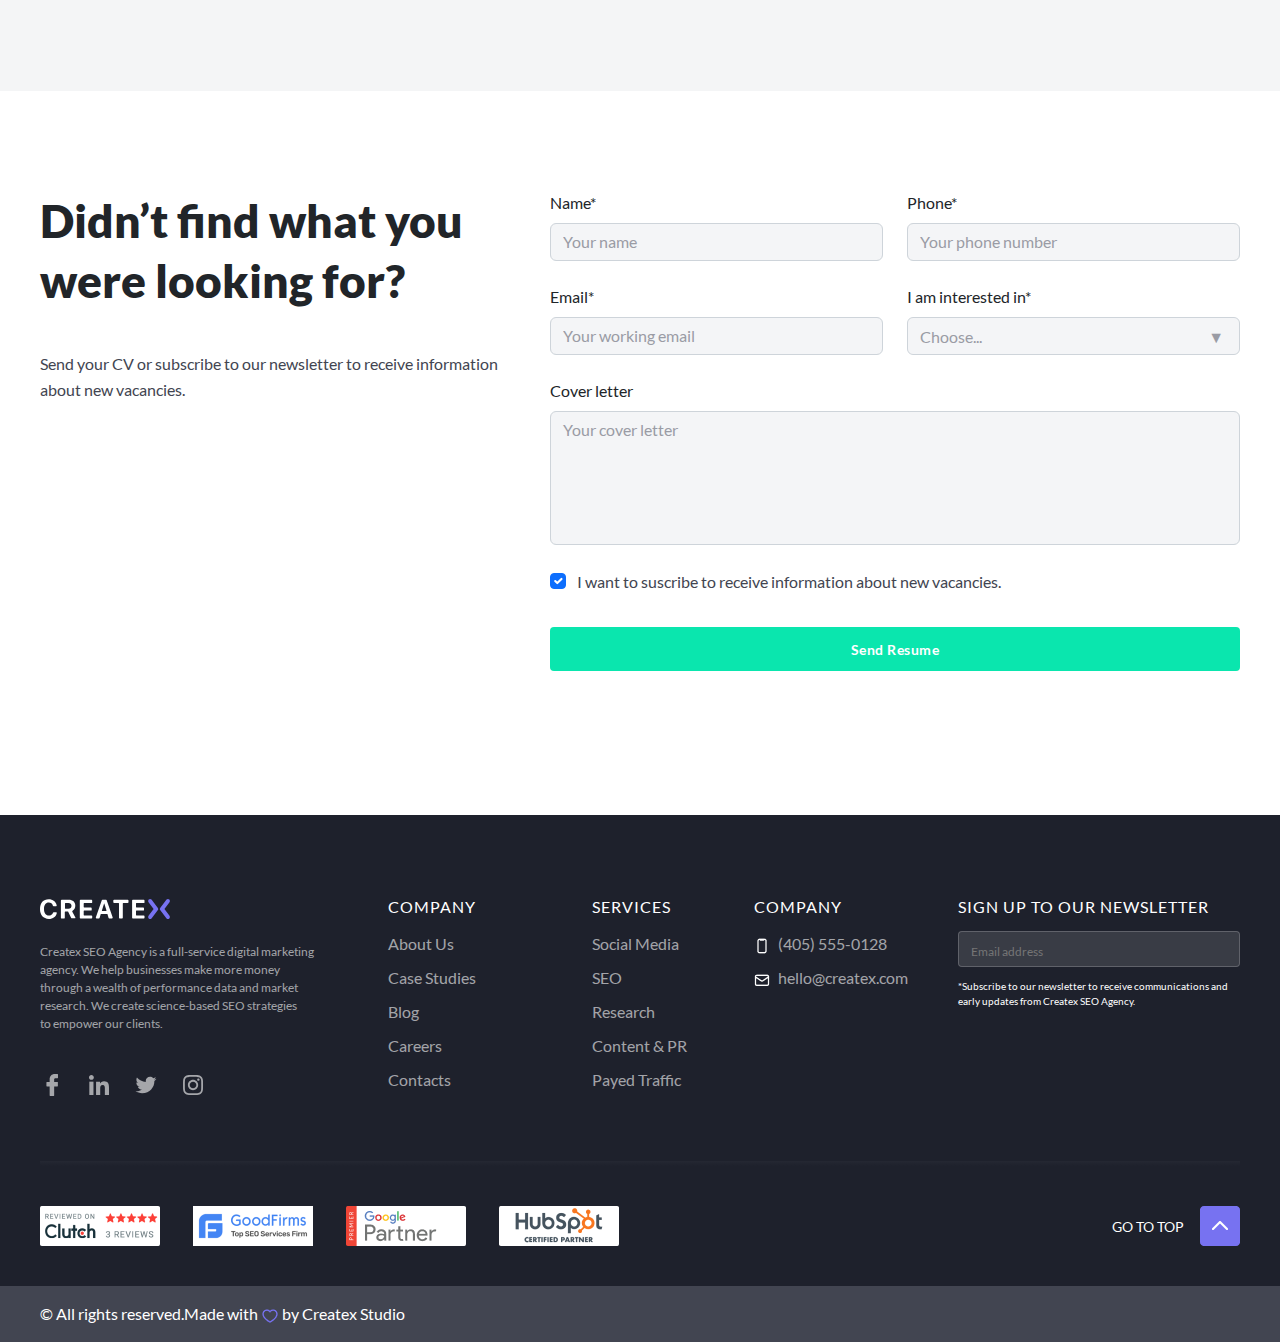
<file: careers.html>
<!DOCTYPE html>
<html lang="en">
  <head>
    <meta charset="UTF-8">
    <meta name="viewport" content="width=device-width, initial-scale=1.0">
    <meta http-equiv="X-UA-Compatible" content="ie=edge">
    <link rel="shortcut icon" href="assets/img/logo/favicon.png" type="image/x-icon">
    <link rel="stylesheet" href="assets/css/plugins.min.css">
    <title>SEO & Marketing</title>
    <!---=======FONTAWESOME====--->
    <link rel="stylesheet" href="https://cdnjs.cloudflare.com/ajax/libs/font-awesome/6.2.0/css/all.min.css"
      integrity="sha512-xh6O/CkQoPOWDdYTDqeRdPCVd1SpvCA9XXcUnZS2FmJNp1coAFzvtCN9BmamE+4aHK8yyUHUSCcJHgXloTyT2A=="
      crossorigin="anonymous" referrerpolicy="no-referrer" />
    <!---=======FONTAWESOME====--->
    <!-----======BOOTSTRAP CSS==========-->
    <link rel="stylesheet" href="assets/plug-in/bootstrap/bootstrap.min.css">
    <!-----======BOOTSTRAP CSS==========-->
    <!-------======CUSTOM CSS======-->
    <link rel="stylesheet" href="assets/css/styles.css">
    <!-------======CUSTOM CSS======-->
  </head>
  <body>
    <!--TALK MODAL STARTS---->
    <div class="modal fade" id="talk-modal" tabindex="-1" aria-labelledby="exampleModalLabel" aria-hidden="true">
      <div class="modal-dialog">
        <div class="modal-content">
          <div class="modal-header">
            <button type="button" class="btn-close" data-bs-dismiss="modal" aria-label="Close"></button>
          </div>
          <div class="modal-body">
            <h4 class="modal-title fs-5 text-center" id="exampleModalLabel">Subscribe to our newsletter</h4>
            <form>
              <div class="mb-3">
                <label for="talk-name" class="form-label">Name*</label>
                <input type="text" class="form-control" id="talk-name" placeholder="Your name" required>
              </div>
              <div class="mb-3">
                <label for="talk-email" class="form-label">Email*</label>
                <input type="email" class="form-control" id="talk-email" placeholder="Your working email" required>
              </div>
              <div class="d-grid gap-2">
                <button type="submit" class="filled-button">SEND</button>
              </div>
            </form>
          </div>
        </div>
      </div>
    </div>
    <!-- TALK MODAL ENDS -->
    <div class="home-page_hero"
      style="background: url('assets/img/contact/background.png') center center/cover no-repeat;" id="totop">
      <!----HEADER-STARTS----------->
      <header class="main-header">
        <nav class="navbar navbar-expand-lg">
          <div class="container custom-container">
            <a class="" href="index.html">
              <div class="logo-wrapper">
                <img src="assets/img/logo/header-logo.svg" alt="Logo">
              </div>
            </a>
            <button class="navbar-toggler" type="button" data-bs-toggle="collapse"
              data-bs-target="#navbarSupportedContent" aria-controls="navbarSupportedContent" aria-expanded="false"
              aria-label="Toggle navigation">
              <span class="navbar-toggler-icon"></span>
            </button>
            <div class="collapse navbar-collapse" id="navbarSupportedContent">
              <ul class="navbar-nav me-auto mb-2 mb-lg-0 header-link">
                <li class="nav-item dropdown">
                  <a class="nav-link dropdown-toggle" href="#" role="button" data-bs-toggle="dropdown"
                    aria-expanded="false">
                    Services
                  </a>
                  <ul class="dropdown-menu">
                    <li><a class="dropdown-item" href="services.html">Services</a></li>
                    <li><a class="dropdown-item" href="careers.html">Career</a></li>
                    <li><a class="dropdown-item" href="optimization.html">Search Engine Optimization</a></li>
                    <li><a class="dropdown-item" href="rate.html">Rate for Lovato Company</a></li>
                    <li><a class="dropdown-item" href="maximize.html">Maximize</a></li>
                    <li><a class="dropdown-item" href="rate.html">Our Rate</a></li>
                  </ul>
                </li>
                <li class="nav-item">
                  <a class="nav-link" href="case-studies.html">Case Studies</a>
                </li>
                <li class="nav-item header-active">
                  <a class="nav-link" href="about.html">About Us</a>
                </li>
                <li class="nav-item">
                  <a class="nav-link" href="blog.html">Blog</a>
                </li>
                <li class="nav-item">
                  <a class="nav-link" href="contact.html">Contacts</a>
                </li>
              </ul>
              <div class="header-call">
                <a href="#" class="filled-button header-btn" data-bs-toggle="modal" data-bs-target="#talk-modal">Talk to a human</a>
              </div>
            </div>
          </div>
        </nav>
      </header>
      <!----HEADER-ENDS----------->
      <!-----HERO---STARTS-------------->
      <section class="hero hero-contact hero-career">
        <div class="custom-container">
          <div class="page-container">
            <div class="page-breadcrumb">
              <nav
                style="--bs-breadcrumb-divider: url(&#34;data:image/svg+xml,%3Csvg xmlns='http://www.w3.org/2000/svg' width='8' height='8'%3E%3Cpath d='M2.5 0L1 1.5 3.5 4 1 6.5 2.5 8l4-4-4-4z' fill='%236c757d'/%3E%3C/svg%3E&#34;);"
                aria-label="breadcrumb">
                <ol class="breadcrumb d-flex align-items-center justify-content-center">
                  <li class="breadcrumb-item"><a href="index.html"><i class="fa-solid fa-house"></i></a></li>
                  <li class="breadcrumb-item active" aria-current="page"><a href="#">About us</a></li>
                  <li class="breadcrumb-item active" aria-current="page">Careers at Createx Agency</li>
                </ol>
              </nav>
            </div>
            <h1 class="page-title">Careers at Createx Agency</h1>
            <p class="page-descr">We’re looking for extraordinary talents! If you're passionate about SEO and digital
              marketing, we want to hear from you.</p>
          </div>
          <div class="hero-features career-container">
            <div class="row">
              <div class="col-12 col-sm-6">
                <div class="feature-item">
                  <div class="feature-item__icon">
                    <img src="assets/img/icon/call-us.png" alt="phone">
                  </div>
                  <div class="hero-about_content">
                    <strong>Call us</strong>
                    <ul class="list-unstyled">
                      <li><a href="tel:4055550128">(405) 555-0128</a></li>
                    </ul>
                  </div>
                </div>
              </div>
              <div class="col-12 col-sm-6">
                <div class="feature-item">
                  <div class="feature-item__icon">
                    <img src="assets/img/icon/Chat.png" alt="chat">
                  </div>
                  <div class="hero-about_content">
                    <strong>Talk to us</strong>
                    <ul class="list-unstyled">
                      <li><a href="mailto:hello@createx.com">hello@createx.com</a></li>
                    </ul>
                  </div>
                </div>
              </div>
            </div>
          </div>
        </div>
      </section>
      <!-----HERO---ENDS-------------->
    </div>
    <!-----ACCORDION--STARTS------------------------------>
    <section class="career-accordion"
      style="background: url('assets/img/careers/background.png') center center/cover no-repeat;">
      <div class="custom-container">
        <div class="services-accordion">
          <div class="accordion" id="accordionPanelsStayOpenExample">
            <div class="accordion-item">
              <h2 class="accordion-header" id="panelsStayOpen-headingOne">
                <button class="accordion-button" type="button" data-bs-toggle="collapse"
                  data-bs-target="#panelsStayOpen-collapseOne" aria-expanded="true"
                  aria-controls="panelsStayOpen-collapseOne">
                  Digital Marketing Strategist
                </button>
              </h2>
              <div id="panelsStayOpen-collapseOne" class="accordion-collapse collapse show"
                aria-labelledby="panelsStayOpen-headingOne">
                <div class="accordion-body">
                  <p>
                    Blandit quam eget fames nisl. Vel vestibulum dictum morbi risus. Mauris dictumst vitae convallis
                    aliquam ullamcorper. Quis non non ac massa augue id scelerisque. Egestas eget cursus egestas
                    habitant orci. In posuere tempus, vulputate est, diam arcu.
                  </p>
                  <div class="">Requirements:</div>
                  <div class="mt-4">
                    <ul class="m-0 p-0">
                      <li class="mb-1">Vitae luctus et arcu vitae eu tellus orci.</li>
                      <li class="mb-1">Vel morbi nunc ullamcorper nisl, quis varius ultricies blandit.</li>
                      <li class="mb-1">Purus cursus nascetur leo diam.</li>
                      <li class="mb-1">Nascetur id turpis facilisis faucibus vel, iaculis etiam.</li>
                    </ul>
                  </div>
                  <div class="mt-4">Responsibilities:</div>
                  <div class="mt-4">
                    <ul class="m-0 p-0">
                      <li class="mb-1">Vitae luctus et arcu vitae eu tellus orci.</li>
                      <li class="mb-1">Vel morbi nunc ullamcorper nisl, quis varius ultricies blandit.</li>
                      <li class="mb-1">Purus cursus nascetur leo diam.</li>
                      <li class="mb-1">Nascetur id turpis facilisis faucibus vel, iaculis etiam.</li>
                    </ul>
                  </div>
                </div>
              </div>
            </div>
            <div class="accordion-item">
              <h2 class="accordion-header" id="panelsStayOpen-headingTwo">
                <button class="accordion-button collapsed" type="button" data-bs-toggle="collapse"
                  data-bs-target="#panelsStayOpen-collapseTwo" aria-expanded="false"
                  aria-controls="panelsStayOpen-collapseTwo">
                  Sales Executive
                </button>
              </h2>
              <div id="panelsStayOpen-collapseTwo" class="accordion-collapse collapse"
                aria-labelledby="panelsStayOpen-headingTwo">
                <div class="accordion-body">
                  <p>
                    Blandit quam eget fames nisl. Vel vestibulum dictum morbi risus. Mauris dictumst vitae convallis
                    aliquam ullamcorper. Quis non non ac massa augue id scelerisque. Egestas eget cursus egestas
                    habitant orci. In posuere tempus, vulputate est, diam arcu.
                  </p>
                  <div class="">Requirements:</div>
                  <div class="mt-4">
                    <ul class="m-0 p-0">
                      <li class="mb-1">Vitae luctus et arcu vitae eu tellus orci.</li>
                      <li class="mb-1">Vel morbi nunc ullamcorper nisl, quis varius ultricies blandit.</li>
                      <li class="mb-1">Purus cursus nascetur leo diam.</li>
                      <li class="mb-1">Nascetur id turpis facilisis faucibus vel, iaculis etiam.</li>
                    </ul>
                  </div>
                  <div class="mt-4">Responsibilities:</div>
                  <div class="mt-4">
                    <ul class="m-0 p-0">
                      <li class="mb-1">Vitae luctus et arcu vitae eu tellus orci.</li>
                      <li class="mb-1">Vel morbi nunc ullamcorper nisl, quis varius ultricies blandit.</li>
                      <li class="mb-1">Purus cursus nascetur leo diam.</li>
                      <li class="mb-1">Nascetur id turpis facilisis faucibus vel, iaculis etiam.</li>
                    </ul>
                  </div>
                </div>
              </div>
            </div>
            <div class="accordion-item">
              <h2 class="accordion-header" id="panelsStayOpen-headingThree">
                <button class="accordion-button collapsed" type="button" data-bs-toggle="collapse"
                  data-bs-target="#panelsStayOpen-collapseThree" aria-expanded="false"
                  aria-controls="panelsStayOpen-collapseThree">
                  Social Media Content Manager
                </button>
              </h2>
              <div id="panelsStayOpen-collapseThree" class="accordion-collapse collapse"
                aria-labelledby="panelsStayOpen-headingThree">
                <div class="accordion-body">
                  <p>
                    Blandit quam eget fames nisl. Vel vestibulum dictum morbi risus. Mauris dictumst vitae convallis
                    aliquam ullamcorper. Quis non non ac massa augue id scelerisque. Egestas eget cursus egestas
                    habitant orci. In posuere tempus, vulputate est, diam arcu.
                  </p>
                  <div class="">Requirements:</div>
                  <div class="mt-4">
                    <ul class="m-0 p-0">
                      <li class="mb-1">Vitae luctus et arcu vitae eu tellus orci.</li>
                      <li class="mb-1">Vel morbi nunc ullamcorper nisl, quis varius ultricies blandit.</li>
                      <li class="mb-1">Purus cursus nascetur leo diam.</li>
                      <li class="mb-1">Nascetur id turpis facilisis faucibus vel, iaculis etiam.</li>
                    </ul>
                  </div>
                  <div class="mt-4">Responsibilities:</div>
                  <div class="mt-4">
                    <ul class="m-0 p-0">
                      <li class="mb-1">Vitae luctus et arcu vitae eu tellus orci.</li>
                      <li class="mb-1">Vel morbi nunc ullamcorper nisl, quis varius ultricies blandit.</li>
                      <li class="mb-1">Purus cursus nascetur leo diam.</li>
                      <li class="mb-1">Nascetur id turpis facilisis faucibus vel, iaculis etiam.</li>
                    </ul>
                  </div>
                </div>
              </div>
            </div>
            <div class="accordion-item">
              <h2 class="accordion-header" id="panelsStayOpen-headingFour">
                <button class="accordion-button collapsed" type="button" data-bs-toggle="collapse"
                  data-bs-target="#panelsStayOpen-collapseFour" aria-expanded="false"
                  aria-controls="panelsStayOpen-collapseFour">
                  Digital Marketing Account Manager
                </button>
              </h2>
              <div id="panelsStayOpen-collapseFour" class="accordion-collapse collapse"
                aria-labelledby="panelsStayOpen-headingFour">
                <div class="accordion-body">
                  <p>
                    Blandit quam eget fames nisl. Vel vestibulum dictum morbi risus. Mauris dictumst vitae convallis
                    aliquam ullamcorper. Quis non non ac massa augue id scelerisque. Egestas eget cursus egestas
                    habitant orci. In posuere tempus, vulputate est, diam arcu.
                  </p>
                  <div class="">Requirements:</div>
                  <div class="mt-4">
                    <ul class="m-0 p-0">
                      <li class="mb-1">Vitae luctus et arcu vitae eu tellus orci.</li>
                      <li class="mb-1">Vel morbi nunc ullamcorper nisl, quis varius ultricies blandit.</li>
                      <li class="mb-1">Purus cursus nascetur leo diam.</li>
                      <li class="mb-1">Nascetur id turpis facilisis faucibus vel, iaculis etiam.</li>
                    </ul>
                  </div>
                  <div class="mt-4">Responsibilities:</div>
                  <div class="mt-4">
                    <ul class="m-0 p-0">
                      <li class="mb-1">Vitae luctus et arcu vitae eu tellus orci.</li>
                      <li class="mb-1">Vel morbi nunc ullamcorper nisl, quis varius ultricies blandit.</li>
                      <li class="mb-1">Purus cursus nascetur leo diam.</li>
                      <li class="mb-1">Nascetur id turpis facilisis faucibus vel, iaculis etiam.</li>
                    </ul>
                  </div>
                </div>
              </div>
            </div>
            <div class="accordion-item">
              <h2 class="accordion-header" id="panelsStayOpen-headingThree">
                <button class="accordion-button collapsed" type="button" data-bs-toggle="collapse"
                  data-bs-target="#panelsStayOpen-collapseThree" aria-expanded="false"
                  aria-controls="panelsStayOpen-collapseThree">
                  SEO Strategist
                </button>
              </h2>
              <div id="panelsStayOpen-collapseThree" class="accordion-collapse collapse"
                aria-labelledby="panelsStayOpen-headingThree">
                <div class="accordion-body">
                  <p>
                    Blandit quam eget fames nisl. Vel vestibulum dictum morbi risus. Mauris dictumst vitae convallis
                    aliquam ullamcorper. Quis non non ac massa augue id scelerisque. Egestas eget cursus egestas
                    habitant orci. In posuere tempus, vulputate est, diam arcu.
                  </p>
                  <div class="">Requirements:</div>
                  <div class="mt-4">
                    <ul class="m-0 p-0">
                      <li class="mb-1">Vitae luctus et arcu vitae eu tellus orci.</li>
                      <li class="mb-1">Vel morbi nunc ullamcorper nisl, quis varius ultricies blandit.</li>
                      <li class="mb-1">Purus cursus nascetur leo diam.</li>
                      <li class="mb-1">Nascetur id turpis facilisis faucibus vel, iaculis etiam.</li>
                    </ul>
                  </div>
                  <div class="mt-4">Responsibilities:</div>
                  <div class="mt-4">
                    <ul class="m-0 p-0">
                      <li class="mb-1">Vitae luctus et arcu vitae eu tellus orci.</li>
                      <li class="mb-1">Vel morbi nunc ullamcorper nisl, quis varius ultricies blandit.</li>
                      <li class="mb-1">Purus cursus nascetur leo diam.</li>
                      <li class="mb-1">Nascetur id turpis facilisis faucibus vel, iaculis etiam.</li>
                    </ul>
                  </div>
                </div>
              </div>
            </div>
          </div>
        </div>
      </div>
    </section>
    <!----------ACCORDION ENDS------------------------------------->
    <!----------CONTACT FORM STARTS------>
    <section class="contact-form">
      <div class="custom-container">
        <div class="row">
          <div class="col-12 col-sm-12 col-xl-5">
            <div class="contact-form-inner">
              <h3 class="section-title">Didn’t find what you were looking for?</h3>
              <p class="contact-section_descr">Send your CV or subscribe to our newsletter to receive information about
                new vacancies.</p>
            </div>
          </div>
          <div class="col-12 col-sm-12 col-xl-7">
            <div class="contact-form-inner">
              <div class="contact-form_main pt-0">
                <form action="">
                  <div class="row">
                    <div class="col-12 col-sm-6">
                      <div class="form-element_contact">
                        <label for="contact-name">Name*</label>
                        <input type="text" class="form-control" name="contact-name" id="contact-name"
                          placeholder="Your name" required>
                      </div>
                    </div>
                    <div class="col-12 col-sm-6">
                      <div class="form-element_contact">
                        <label for="contact-phone">Phone*</label>
                        <input type="number" class="form-control" name="contact-phone" id="contact-phone"
                          placeholder="Your phone number" required>
                      </div>
                    </div>
                    <div class="col-12 col-sm-6">
                      <div class="form-element_contact">
                        <label for="contact-email">Email*</label>
                        <input type="email" class="form-control" name="contact-email" id="contact-email"
                          placeholder="Your working email" required>
                      </div>
                    </div>
                    <div class="col-12 col-sm-6">
                      <div class="form-element_contact">
                        <label for="inputState" class="form-label">I am interested in*</label>
                        <div class="select">
                          <select id="inputState" class="form-select">
                            <option selected>Choose...</option>
                            <option>New York</option>
                            <option>Texas</option>
                            <option>California</option>
                          </select>
                        </div>
                      </div>
                    </div>
                    <div class="col-12">
                      <div class="form-element_contact">
                        <label for="contact-message">Cover letter</label>
                        <textarea name="contact-message" id="contact-message" class="form-control"
                          placeholder="Your cover letter" cols="10" rows="5"></textarea>
                      </div>
                    </div>
                    <div class="col-12">
                      <div class="form-element_contact">
                        <label for="contact-checkbox" class="checkbox-label">
                          <input type="checkbox" class="form-check-input me-2" name="contact-checkbox"
                            id="contact-checkbox" checked>
                          I want to suscribe to receive information about new vacancies.</label>
                      </div>
                    </div>
                    <div class="col-12">
                      <div class="form-element_contact">
                        <button type="submit" class="filled-button">Send Resume</button>
                      </div>
                    </div>
                  </div>
                </form>
              </div>
            </div>
          </div>

        </div>
      </div>
    </section>
    <!----------CONTACT FORM ENDS------>
    <!------FOOTER STARTS--------->
    <footer class="main-footer">
      <div class="custom-container">
        <div class="footer-up responsive-container">
          <div class="row">
            <div class="col-12 col-sm-12 col-md-12 col-xl-3">
              <div class="footer-col">
                <a class="" href="index.html">
                  <div class="logo-wrapper">
                    <img src="assets/img/logo/header-logo.svg" alt="Logo">
                  </div>
                </a>
                <p class="footer-up__descr">
                  Createx SEO Agency is a full-service digital marketing agency. We help businesses make more money
                  through a wealth of performance data and market research. We create science-based SEO strategies
                  to empower our clients.
                </p>
                <div class="footer-up__ul">
                  <ul>
                    <li>
                      <a href="#">
                        <div class="footer-icon">
                          <svg width="24" height="24" viewBox="0 0 24 24" fill="none"
                            xmlns="http://www.w3.org/2000/svg">
                            <g opacity="0.6">
                              <path
                                d="M17.5628 1.00458L14.7856 1C11.6654 1 9.64903 3.12509 9.64903 6.41423V8.91055H6.85662C6.61532 8.91055 6.41992 9.1115 6.41992 9.35937V12.9763C6.41992 13.2241 6.61554 13.4249 6.85662 13.4249H9.64903V22.5514C9.64903 22.7993 9.84443 23 10.0857 23H13.729C13.9703 23 14.1657 22.799 14.1657 22.5514V13.4249H17.4307C17.672 13.4249 17.8674 13.2241 17.8674 12.9763L17.8688 9.35937C17.8688 9.24036 17.8226 9.12638 17.7409 9.04215C17.6591 8.95793 17.5477 8.91055 17.4318 8.91055H14.1657V6.79439C14.1657 5.77728 14.4017 5.26094 15.6915 5.26094L17.5624 5.26025C17.8035 5.26025 17.9989 5.0593 17.9989 4.81166V1.45317C17.9989 1.20576 17.8037 1.00504 17.5628 1.00458Z"
                                fill="white" />
                            </g>
                          </svg>

                        </div>
                      </a>
                    </li>
                    <li>
                      <a href="#">
                        <div class="footer-icon">
                          <svg width="24" height="24" viewBox="0 0 24 24" fill="none"
                            xmlns="http://www.w3.org/2000/svg">
                            <g opacity="0.6">
                              <path
                                d="M21.995 22L22 21.9992V14.6642C22 11.0758 21.2275 8.31167 17.0325 8.31167C15.0158 8.31167 13.6625 9.41833 13.11 10.4675H13.0517V8.64667H9.07416V21.9992H13.2158V15.3875C13.2158 13.6467 13.5458 11.9633 15.7017 11.9633C17.8258 11.9633 17.8575 13.95 17.8575 15.4992V22H21.995Z"
                                fill="white" />
                              <path d="M2.32999 8.6475H6.47666V22H2.32999V8.6475Z" fill="white" />
                              <path
                                d="M4.40167 2C3.07583 2 2 3.07583 2 4.40167C2 5.7275 3.07583 6.82583 4.40167 6.82583C5.7275 6.82583 6.80333 5.7275 6.80333 4.40167C6.8025 3.07583 5.72667 2 4.40167 2Z"
                                fill="white" />
                            </g>
                          </svg>
                        </div>
                      </a>
                    </li>
                    <li>
                      <a href="#">
                        <div class="footer-icon">
                          <svg width="24" height="24" viewBox="0 0 24 24" fill="none"
                            xmlns="http://www.w3.org/2000/svg">
                            <g opacity="0.6">
                              <path
                                d="M22.5 5.77233C21.7271 6.10027 20.8978 6.32267 20.0264 6.42196C20.9161 5.91181 21.5972 5.10263 21.92 4.1414C21.0854 4.61383 20.1642 4.95688 19.1826 5.14285C18.3966 4.33994 17.2785 3.83984 16.0384 3.83984C13.6593 3.83984 11.7303 5.68691 11.7303 7.9637C11.7303 8.2866 11.7683 8.60199 11.8418 8.90357C8.26201 8.73141 5.08768 7.08917 2.96314 4.59372C2.59176 5.20189 2.38049 5.91053 2.38049 6.66697C2.38049 8.09814 3.14161 9.36093 4.2964 10.0997C3.5904 10.0771 2.92639 9.89116 2.34508 9.58205V9.63357C2.34508 11.6314 3.83056 13.2988 5.80024 13.6783C5.43936 13.7713 5.05882 13.8228 4.66514 13.8228C4.38696 13.8228 4.11794 13.7964 3.85417 13.7461C4.40267 15.3859 5.99315 16.5783 7.87756 16.611C6.40388 17.7167 4.54573 18.3739 2.52749 18.3739C2.17976 18.3739 1.83724 18.3537 1.5 18.3173C3.40671 19.4896 5.67036 20.1732 8.10327 20.1732C16.028 20.1732 20.3597 13.8881 20.3597 8.43741L20.3453 7.90341C21.1917 7.32537 21.9239 6.59912 22.5 5.77233Z"
                                fill="white" />
                            </g>
                          </svg>
                        </div>
                      </a>
                    </li>
                    <li>
                      <a href="#">
                        <div class="footer-icon">
                          <svg width="24" height="24" viewBox="0 0 24 24" fill="none"
                            xmlns="http://www.w3.org/2000/svg">
                            <g opacity="0.6">
                              <path
                                d="M21.9804 7.88005C21.9336 6.81738 21.7617 6.0868 21.5156 5.45374C21.2616 4.78176 20.8709 4.18014 20.359 3.68002C19.8589 3.1721 19.2533 2.77743 18.5891 2.52745C17.9524 2.28127 17.2256 2.10943 16.163 2.06257C15.0923 2.01175 14.7525 2 12.0371 2C9.32172 2 8.98185 2.01175 7.9152 2.05861C6.85253 2.10546 6.12195 2.27746 5.48904 2.52348C4.81692 2.77743 4.2153 3.16814 3.71517 3.68002C3.20726 4.18014 2.81274 4.78573 2.5626 5.44992C2.31643 6.0868 2.14458 6.81341 2.09773 7.87609C2.04691 8.9467 2.03516 9.28658 2.03516 12.002C2.03516 14.7173 2.04691 15.0572 2.09376 16.1239C2.14061 17.1865 2.31261 17.9171 2.55879 18.5502C2.81274 19.2221 3.20726 19.8238 3.71517 20.3239C4.2153 20.8318 4.82088 21.2265 5.48507 21.4765C6.12195 21.7226 6.84856 21.8945 7.91139 21.9413C8.97788 21.9883 9.31791 21.9999 12.0333 21.9999C14.7486 21.9999 15.0885 21.9883 16.1552 21.9413C17.2178 21.8945 17.9484 21.7226 18.5813 21.4765C19.9254 20.9568 20.9881 19.8941 21.5078 18.5502C21.7538 17.9133 21.9258 17.1865 21.9726 16.1239C22.0195 15.0572 22.0312 14.7173 22.0312 12.002C22.0312 9.28658 22.0273 8.9467 21.9804 7.88005ZM20.1794 16.0457C20.1364 17.0225 19.9723 17.5499 19.8355 17.9015C19.4995 18.7728 18.808 19.4643 17.9367 19.8004C17.585 19.9372 17.0538 20.1012 16.0808 20.1441C15.026 20.1911 14.7096 20.2027 12.0411 20.2027C9.37255 20.2027 9.0522 20.1911 8.00113 20.1441C7.02437 20.1012 6.49693 19.9372 6.1453 19.8004C5.71171 19.6402 5.31704 19.3862 4.9967 19.0541C4.6646 18.7298 4.41065 18.3391 4.2504 17.9055C4.11365 17.5539 3.94959 17.0225 3.9067 16.0497C3.8597 14.9948 3.8481 14.6783 3.8481 12.0097C3.8481 9.34122 3.8597 9.02087 3.9067 7.96995C3.94959 6.99319 4.11365 6.46575 4.2504 6.11412C4.41065 5.68038 4.6646 5.28586 5.00067 4.96536C5.32483 4.63327 5.71553 4.37931 6.14927 4.21921C6.5009 4.08247 7.03231 3.9184 8.00509 3.87537C9.05999 3.82851 9.37652 3.81676 12.0449 3.81676C14.7174 3.81676 15.0337 3.82851 16.0848 3.87537C17.0616 3.9184 17.589 4.08247 17.9406 4.21921C18.3742 4.37931 18.7689 4.63327 19.0892 4.96536C19.4213 5.28967 19.6753 5.68038 19.8355 6.11412C19.9723 6.46575 20.1364 6.99701 20.1794 7.96995C20.2262 9.02484 20.238 9.34122 20.238 12.0097C20.238 14.6783 20.2262 14.9908 20.1794 16.0457Z"
                                fill="white" />
                              <path
                                d="M12.0371 6.86423C9.20069 6.86423 6.89937 9.1654 6.89937 12.002C6.89937 14.8385 9.20069 17.1397 12.0371 17.1397C14.8736 17.1397 17.1748 14.8385 17.1748 12.002C17.1748 9.1654 14.8736 6.86423 12.0371 6.86423ZM12.0371 15.3347C10.197 15.3347 8.70438 13.8422 8.70438 12.002C8.70438 10.1617 10.197 8.66924 12.0371 8.66924C13.8774 8.66924 15.3698 10.1617 15.3698 12.002C15.3698 13.8422 13.8774 15.3347 12.0371 15.3347Z"
                                fill="white" />
                              <path
                                d="M18.5776 6.6611C18.5776 7.32346 18.0405 7.86053 17.378 7.86053C16.7156 7.86053 16.1785 7.32346 16.1785 6.6611C16.1785 5.99858 16.7156 5.46167 17.378 5.46167C18.0405 5.46167 18.5776 5.99858 18.5776 6.6611Z"
                                fill="white" />
                            </g>
                          </svg>
                        </div>
                      </a>
                    </li>
                  </ul>
                </div>
              </div>
            </div>
            <div class="col-12 col-sm-6 col-md-6 col-xl-2">
              <div class="footer-col padding-left">
                <p class="footer-title">COMPANY</p>
                <div class="footer-link">
                  <ul>
                    <li><a href="#">About Us</a></li>
                    <li><a href="#">Case Studies</a></li>
                    <li><a href="#">Blog</a></li>
                    <li><a href="#">Careers</a></li>
                    <li><a href="#">Contacts</a></li>
                  </ul>
                </div>
              </div>
            </div>
            <div class="col-12 col-sm-6 col-md-6 col-xl-2">
              <div class="footer-col padding-left">
                <p class="footer-title">SERVICES</p>
                <div class="footer-link">
                  <ul>
                    <li><a href="#">Social Media</a></li>
                    <li><a href="#">SEO</a></li>
                    <li><a href="#">Research</a></li>
                    <li><a href="#">Content & PR</a></li>
                    <li><a href="#">Payed Traffic</a></li>
                  </ul>
                </div>
              </div>
            </div>
            <div class="col-12 col-sm-6 col-md-6 col-xl-2">
              <div class="footer-col">
                <p class="footer-title">COMPANY</p>
                <div class="footer-link">
                  <ul class="flex-ul">
                    <li>
                      <a href="tel:4055550128">
                        <div class="footer-contact">
                          <img src="assets/img/icon/iPhone.png" alt="call us">
                        </div>
                        <span>(405) 555-0128</span>
                      </a>
                    </li>
                    <li>
                      <a href="mailto:hello@createx.com">
                        <div class="footer-contact">
                          <img src="assets/img/icon/Mail.png" alt="mail">
                        </div>
                        <span>hello@createx.com</span>
                      </a>
                    </li>
                  </ul>
                </div>
              </div>
            </div>
            <div class="col-12 col-sm-12 col-md-6 col-xl-3">
              <div class="footer-col">
                <p class="footer-title">SIGN UP TO OUR NEWSLETTER</p>
                <div class="footer-form">
                  <form action="" class="subscribe-form">
                    <div class="footer-input">
                      <input type="email" name="footer-mail" id="footer-mail" placeholder="Email address" required>
                    </div>
                    <button><i class="fa-solid fa-arrow-right"></i></button>
                  </form>
                </div>
                <div class="footer-input__descr">
                  *Subscribe to our newsletter to receive communications and early updates from Createx SEO Agency.
                </div>
              </div>
            </div>
          </div>
        </div>
        <div class="footer-awards">
          <div class="row">
            <div class="col-12 col-sm-12 col-md-9 col-xl-6">
              <div class="row">
                <div class="col-6 col-sm-3">
                  <div class="award-img">
                    <img src="assets/img/homepage/award1.png" alt="award">
                  </div>
                </div>
                <div class="col-6 col-sm-3">
                  <div class="award-img">
                    <img src="assets/img/homepage/award2.png" alt="award">
                  </div>
                </div>
                <div class="col-6 col-sm-3">
                  <div class="award-img">
                    <img src="assets/img/homepage/award3.png" alt="award">
                  </div>
                </div>
                <div class="col-6 col-sm-3">
                  <div class="award-img">
                    <img src="assets/img/homepage/award4.png" alt="award">
                  </div>
                </div>
              </div>
            </div>
            <div class="col-12 col-sm-12 col-md-3 col-xl-6">
              <div class="go-to-top d-flex align-items-center justify-content-end">
                <span class="text-white">GO TO TOP</span>
                <a href="#totop">
                  <div class="to-top">
                    <img src="assets/img/homepage/up-btn.png" alt="up button">
                  </div>
                </a>
              </div>
            </div>
          </div>
        </div>
      </div>
      <div class="bottom">
        <div class="custom-container">
          <div class="bottom-inner d-flex align-items-center text-white">
            <span>© All rights reserved.Made with</span>
            <div class="heart">
              <img src="assets/img/icon/Heart.png" alt="heart">
            </div>
            <span>by Createx Studio</span>
          </div>
        </div>
      </div>
    </footer>
    <!------FOOTER ENDS--------->
    <!---BOOTSTRAP BUNDLE---->
    <script src="assets/plug-in/bootstrap/bootstrap.bundle.min.js"></script>
    <!---BOOTSTRAP BUNDLE---->
    <!--CUSTOM JS-->
    <script src="assets/js/scripts.js"></script>
    <!--CUSTOM JS-->
  </body>
</html>
</file>
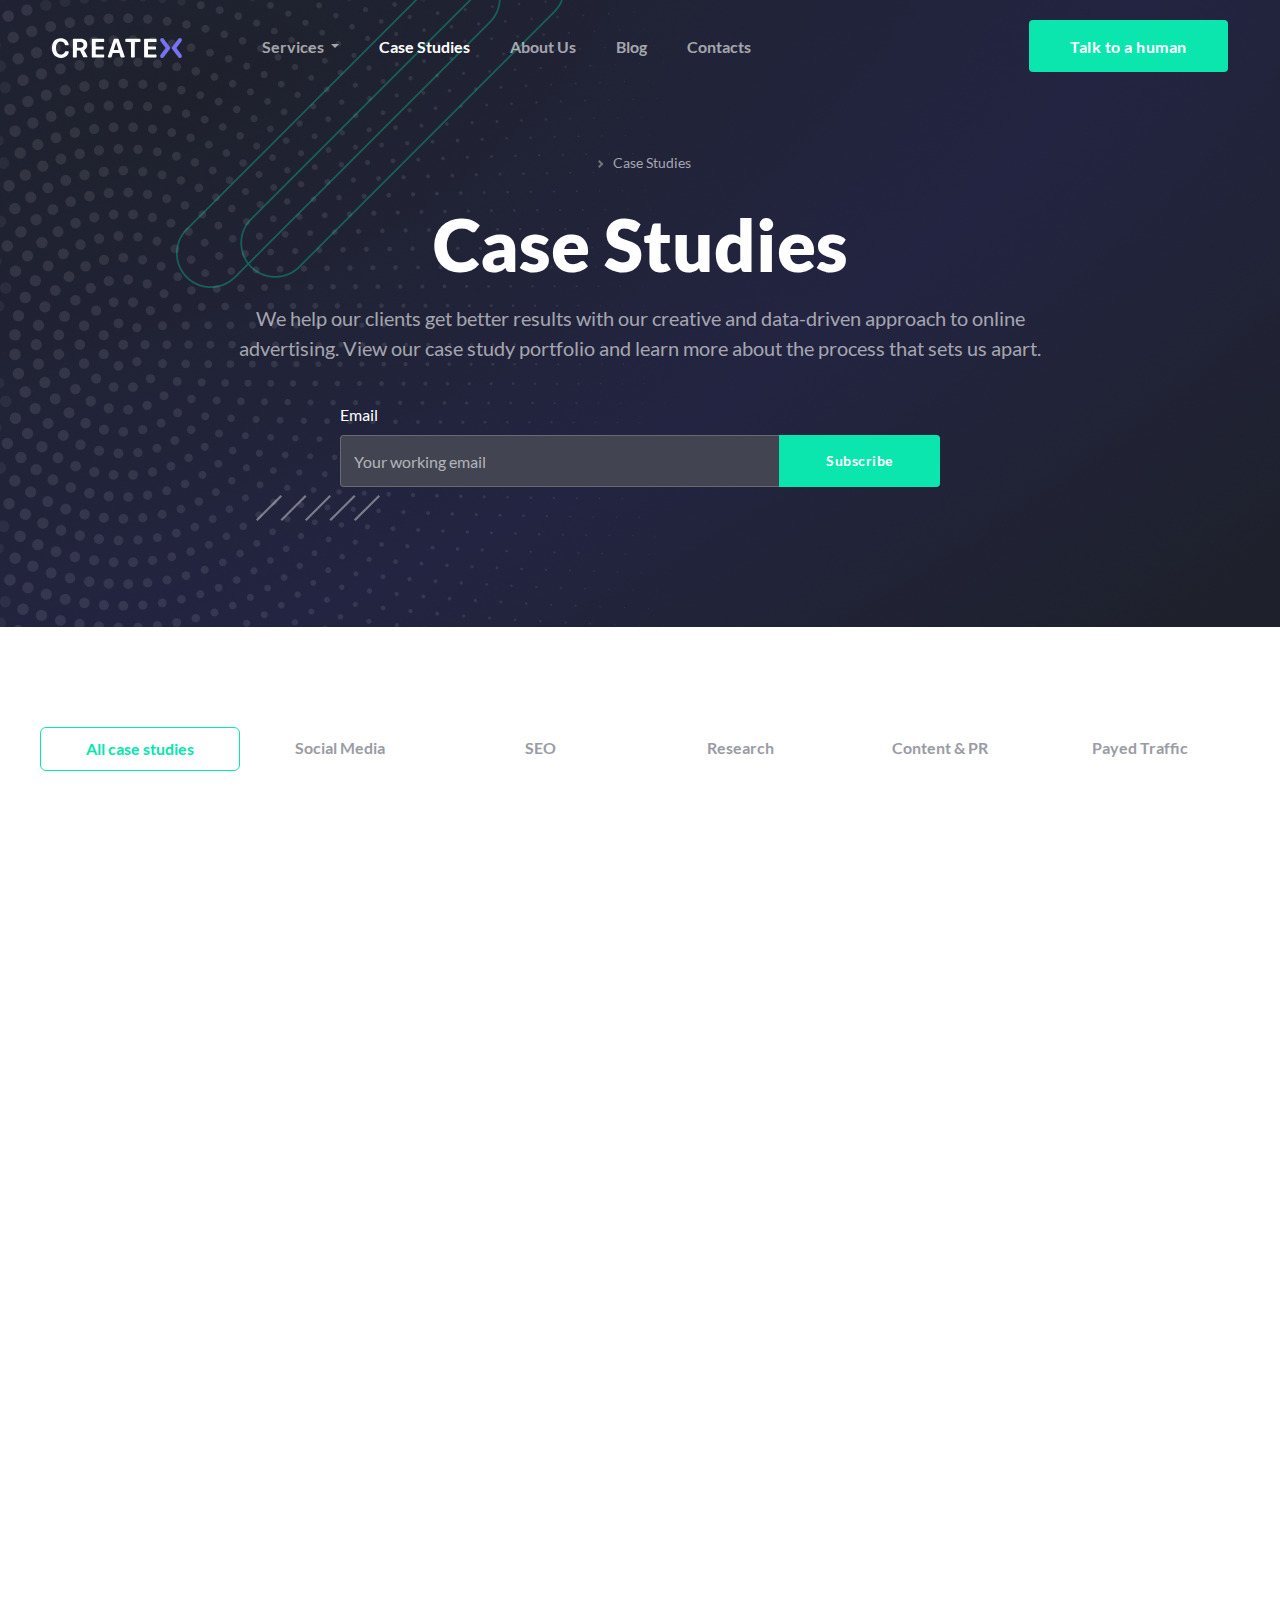
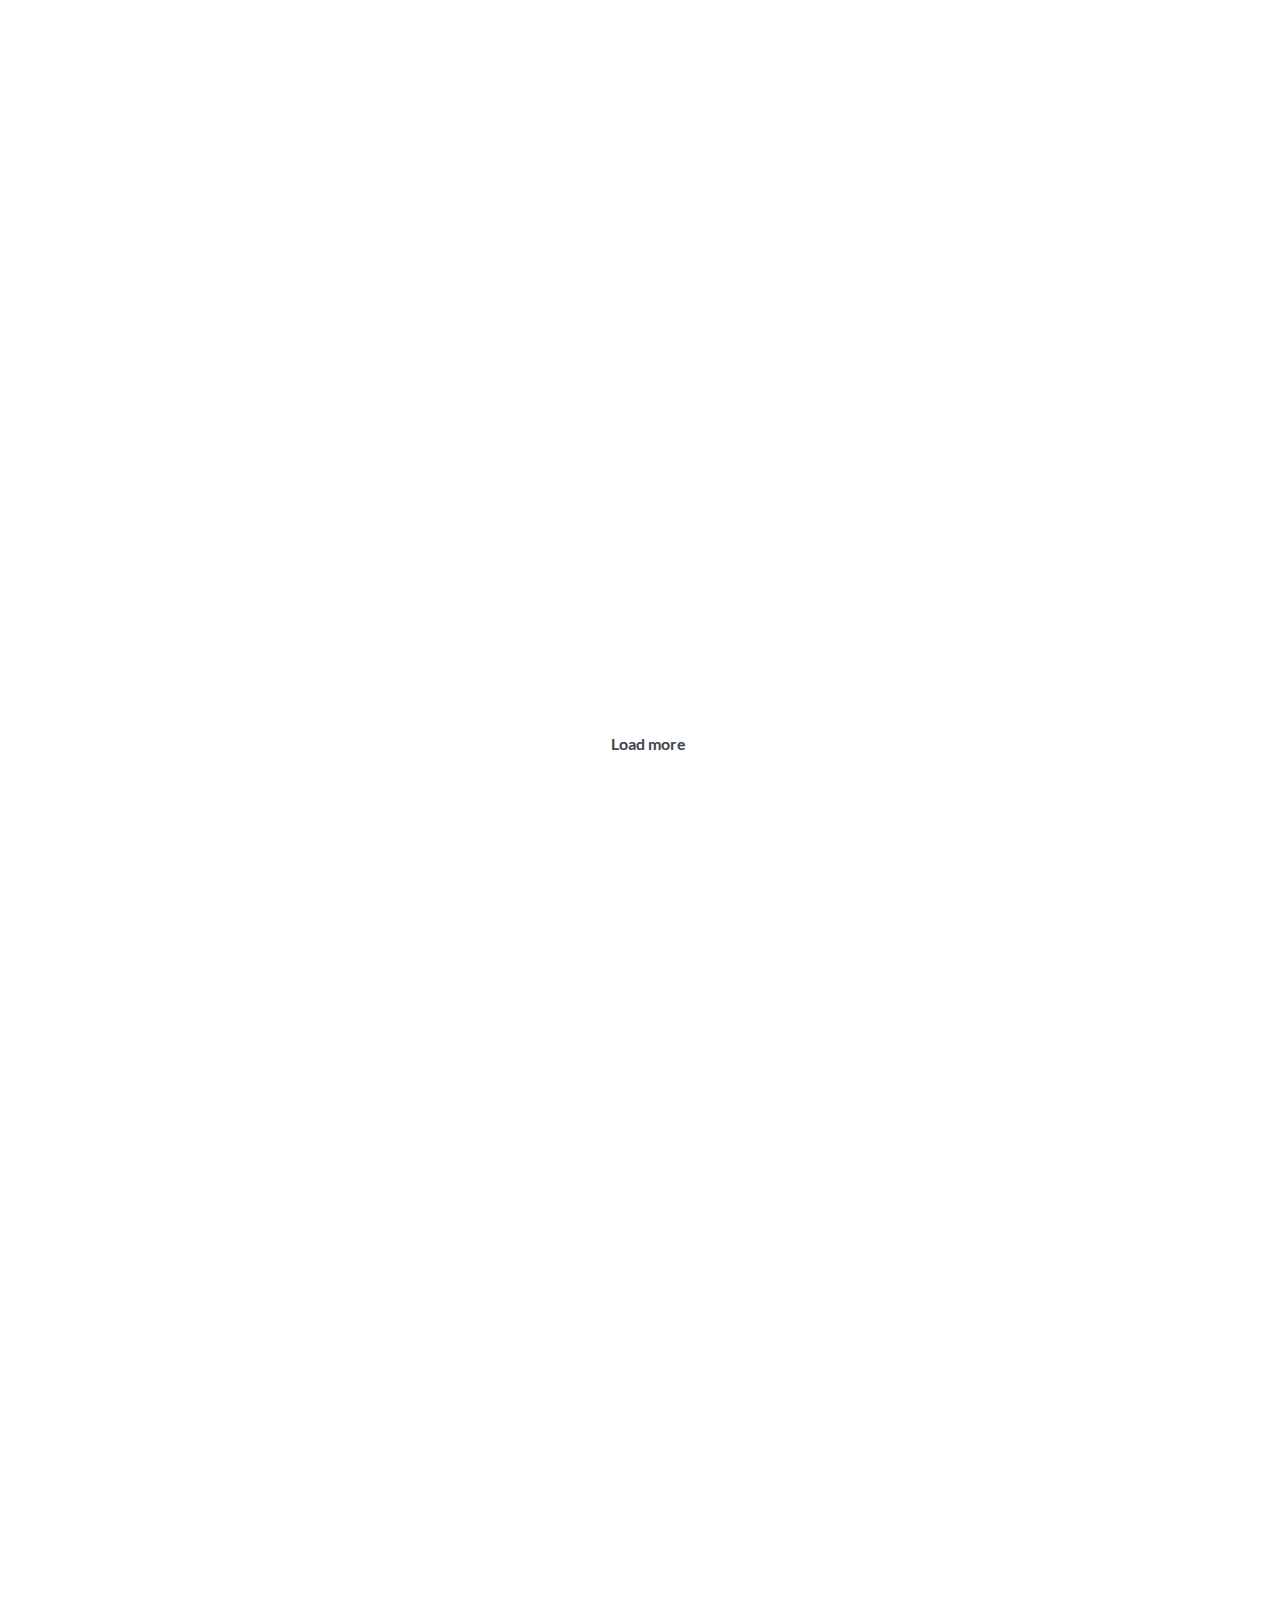
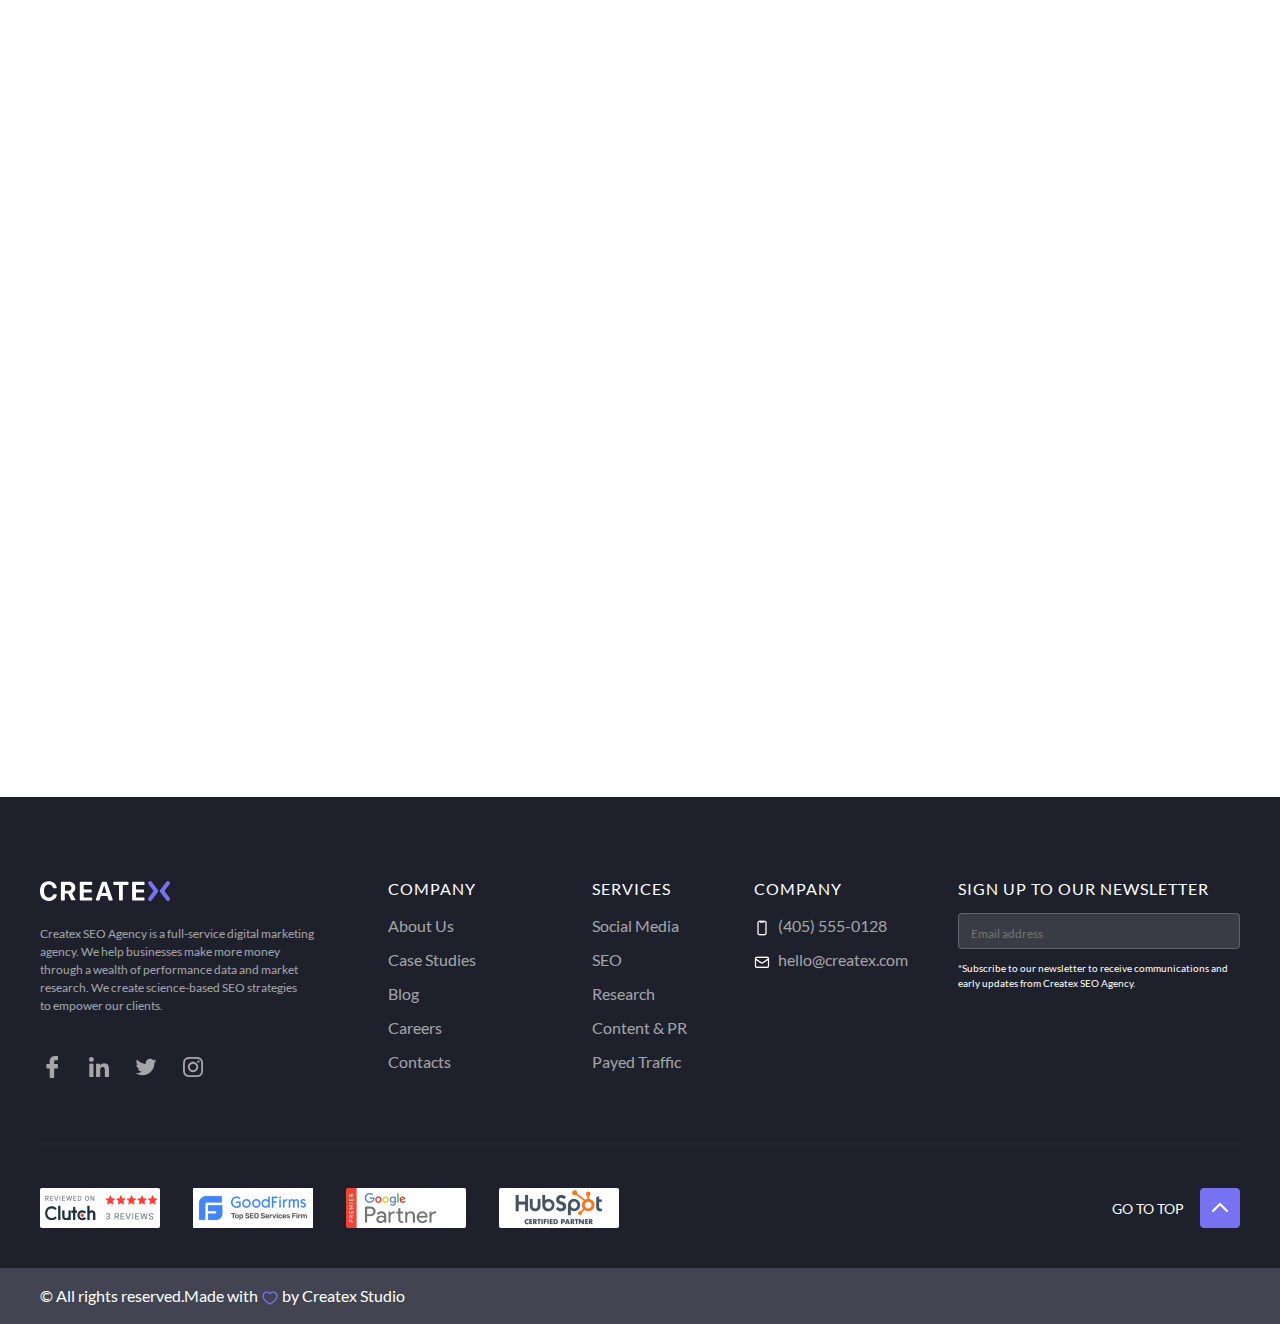
<file: case-studies.html>
<!DOCTYPE html>
<html lang="en">
  <head>
    <meta charset="UTF-8">
    <meta name="viewport" content="width=device-width, initial-scale=1.0">
    <meta http-equiv="X-UA-Compatible" content="ie=edge">
    <link rel="shortcut icon" href="assets/img/logo/favicon.png" type="image/x-icon">
    <title>SEO & Marketing</title>
    <!---=======FONTAWESOME====--->
    <link rel="stylesheet" href="https://cdnjs.cloudflare.com/ajax/libs/font-awesome/6.2.0/css/all.min.css"
      integrity="sha512-xh6O/CkQoPOWDdYTDqeRdPCVd1SpvCA9XXcUnZS2FmJNp1coAFzvtCN9BmamE+4aHK8yyUHUSCcJHgXloTyT2A=="
      crossorigin="anonymous" referrerpolicy="no-referrer" />
    <!---=======FONTAWESOME====--->
    <!---==AOS CSS===----->
    <link rel="stylesheet" href="assets/plug-in/aos-js/aos.css">
    <!---==AOS CSS===----->
    <!-----======BOOTSTRAP CSS==========-->
    <link rel="stylesheet" href="assets/plug-in/bootstrap/bootstrap.min.css">
    <!-----======BOOTSTRAP CSS==========-->
    <!-------======CUSTOM CSS======-->
    <link rel="stylesheet" href="assets/css/styles.css">
    <!-------======CUSTOM CSS======-->
  </head>
  <body>
    <!--TALK MODAL STARTS---->
    <div class="modal fade" id="talk-modal" tabindex="-1" aria-labelledby="exampleModalLabel" aria-hidden="true">
      <div class="modal-dialog">
        <div class="modal-content">
          <div class="modal-header">
            <button type="button" class="btn-close" data-bs-dismiss="modal" aria-label="Close"></button>
          </div>
          <div class="modal-body">
            <h4 class="modal-title fs-5 text-center" id="exampleModalLabel">Subscribe to our newsletter</h4>
            <form>
              <div class="mb-3">
                <label for="talk-name" class="form-label">Name*</label>
                <input type="text" class="form-control" id="talk-name" placeholder="Your name" required>
              </div>
              <div class="mb-3">
                <label for="talk-email" class="form-label">Email*</label>
                <input type="email" class="form-control" id="talk-email" placeholder="Your working email" required>
              </div>
              <div class="d-grid gap-2">
                <button type="submit" class="filled-button">SEND</button>
              </div>
            </form>
          </div>
        </div>
      </div>
    </div>
    <!-- TALK MODAL ENDS -->
    <div class="cover" id="totop" style="background: url('assets/img/case-studies/background.png');">
      <!----HEADER--STARTS---------->
      <header class="main-header">
        <nav class="navbar navbar-expand-lg">
          <div class="container custom-container">
            <a class="" href="index.html">
              <div class="logo-wrapper">
                <img src="assets/img/logo/header-logo.svg" alt="Logo">
              </div>
            </a>
            <button class="navbar-toggler" type="button" data-bs-toggle="collapse"
              data-bs-target="#navbarSupportedContent" aria-controls="navbarSupportedContent" aria-expanded="false"
              aria-label="Toggle navigation">
              <span class="navbar-toggler-icon"></span>
            </button>
            <div class="collapse navbar-collapse" id="navbarSupportedContent">
              <ul class="navbar-nav me-auto mb-2 mb-lg-0 header-link">
                <li class="nav-item dropdown ">
                  <a class="nav-link dropdown-toggle" href="services.html" role="button" data-bs-toggle="dropdown"
                    aria-expanded="false">
                    Services
                  </a>
                  <ul class="dropdown-menu">
                    <li><a class="dropdown-item" href="services.html">Services</a></li>
                    <li><a class="dropdown-item" href="careers.html">Career</a></li>
                    <li><a class="dropdown-item" href="optimization.html">Search Engine Optimization</a></li>
                    <li><a class="dropdown-item" href="rate.html">Rate for Lovato Company</a></li>
                    <li><a class="dropdown-item" href="maximize.html">Maximize</a></li>
                    <li><a class="dropdown-item" href="rate.html">Our Rate</a></li>
                  </ul>
                </li>
                <li class="nav-item header-active">
                  <a class="nav-link" href="case-studies.html">Case Studies</a>
                </li>
                <li class="nav-item">
                  <a class="nav-link" href="about.html">About Us</a>
                </li>
                <li class="nav-item">
                  <a class="nav-link" href="blog.html">Blog</a>
                </li>
                <li class="nav-item">
                  <a class="nav-link" href="contact.html">Contacts</a>
                </li>
              </ul>
              <div class="header-call">
                <a href="#" class="filled-button header-btn" data-bs-toggle="modal" data-bs-target="#talk-modal">Talk to a human</a>
              </div>
            </div>
          </div>
        </nav>
      </header>
      <!----HEADER-ENDS----------->
      <!-----HERO--STARTS--------------->
      <section class="hero">
        <div class="page-container" data-aos="fade-down data-aos-duration="1500">
          <div class="page-breadcrumb">
            <nav
              style="--bs-breadcrumb-divider: url(&#34;data:image/svg+xml,%3Csvg xmlns='http://www.w3.org/2000/svg' width='8' height='8'%3E%3Cpath d='M2.5 0L1 1.5 3.5 4 1 6.5 2.5 8l4-4-4-4z' fill='%236c757d'/%3E%3C/svg%3E&#34;);"
              aria-label="breadcrumb">
              <ol class="breadcrumb d-flex align-items-center justify-content-center">
                <li class="breadcrumb-item"><a href="index.html"><i class="fa-solid fa-house"></i></a></li>
                <li class="breadcrumb-item active" aria-current="page">Case Studies</li>
              </ol>
            </nav>
          </div>
          <h1 class="page-title">Case Studies</h1>
          <p class="page-descr">We help our clients get better results with our creative and data-driven approach to
            online advertising. View our case study portfolio and learn more about the process that sets us apart.</p>
          <div class="page-form">
            <form action="">
              <div class="page-input-wrapper">
                <label for="pageSubscribe">Email</label>
                <div class="page-input">
                  <input type="email" name="pageSubscribe" id="pageSubscribe" placeholder="Your working email">
                </div>
              </div>
              <button class="filled-button">Subscribe</button>
            </form>
          </div>
        </div>
      </section>
      <!-----HERO--ENDS--------------->
    </div>
    <!-----HOMEPAGE SERVICES-STARTS---------------->
    <section class="home-service case-grid">
      <div class="custom-container">
        <div class="home-service-tabs">
          <ul class="nav nav-pills nav-justified">
            <li class="nav-item">
              <a class="nav-link active" aria-current="page" href="#">All case studies</a>
            </li>
            <li class="nav-item">
              <a class="nav-link" href="#">Social Media</a>
            </li>
            <li class="nav-item">
              <a class="nav-link" href="#">SEO</a>
            </li>
            <li class="nav-item">
              <a class="nav-link" href="#">Research</a>
            </li>
            <li class="nav-item">
              <a class="nav-link" href="#">Content & PR</a>
            </li>
            <li class="nav-item">
              <a class="nav-link" href="#">Payed Traffic</a>
            </li>
          </ul>
        </div>
        <!-------CASE CARD------>
        <div class="case-card_box">
          <div class="row">
            <div class="col-sm-6 col-lg-6">
              <div class="case-card_item" data-aos="zoom-in" data-aos-duration="1500">
                <a href="#" class="text-decoration-none">
                  <div class="case-card_img">
                    <img src="assets/img/case-studies/case-card-1.png" alt="case-card">
                    <div class="case-img_content">
                      <div class="case-client-img">
                        <img src="assets/img/case-studies/client-logo-1.png" alt="">
                      </div>
                      <span>Charity organisation</span>
                    </div>
                  </div>
                  <div class="case-card_content">
                    <div class="case-card-rates">
                      <div class="case-card-rate">
                        <div class="case-rate-img">
                          <img src="assets/img/homepage/circle-card-orange.png" alt="rate">
                        </div>
                        <div class="case-rate-txt">
                          <strong>90%</strong>
                          <span>Engagement</span>
                        </div>
                      </div>
                      <div class="case-card-rate">
                        <div class="case-rate-img">
                          <img src="assets/img/homepage/circle-success.png" alt="rate">
                        </div>
                        <div class="case-rate-txt">
                          <strong>100%</strong>
                          <span>Deliverability</span>
                        </div>
                      </div>
                    </div>
                    <div class="divider"></div>
                    <p class="case-card-info">
                      Createx SEO Agency helped JNational Inc. increase their MQL to SQL conversion rate by 300%.
                    </p>
                    <a href="#" class="read-more">View more <i class="fa-solid fa-arrow-right"></i></a>
                  </div>
                </a>
              </div>
            </div>
            <div class="col-sm-6 col-lg-6">
              <div class="case-card_item" data-aos="zoom-in" data-aos-duration="1500">
                <a href="#" class="text-decoration-none">
                  <div class="case-card_img">
                    <img src="assets/img/case-studies/case-card-2.png" alt="case-card">
                    <div class="case-img_content">
                      <div class="case-client-img">
                        <img src="assets/img/case-studies/client-logo-2.png" alt="">
                      </div>
                      <span>Oil and natural resources</span>
                    </div>
                  </div>
                  <div class="case-card_content">
                    <div class="case-card-rates">
                      <div class="case-card-rate">
                        <div class="case-rate-img">
                          <img src="assets/img/homepage/circle-orange-100.png" alt="rate">
                        </div>
                        <div class="case-rate-txt">
                          <strong>200%</strong>
                          <span>Growth in sales</span>
                        </div>
                      </div>
                      <div class="case-card-rate">
                        <div class="case-rate-txt">
                          <strong>1,400%</strong>
                          <span>Target investors</span>
                        </div>
                      </div>
                    </div>
                    <div class="divider"></div>
                    <p class="case-card-info">With an advanced A/B testing and usability analysis, Createx SEO Agency
                      helps Del Mar see a 400% increase in conversion rate.
                    </p>
                    <a href="#" class="read-more">View more <i class="fa-solid fa-arrow-right"></i></a>
                  </div>
                </a>
              </div>
            </div>
            <div class="col-sm-6 col-lg-6">
              <div class="case-card_item" data-aos="zoom-in" data-aos-duration="1500">
                <a href="#" class="text-decoration-none">
                  <div class="case-card_img">
                    <img src="assets/img/case-studies/case-card-3.png" alt="case-card">
                    <div class="case-img_content">
                      <div class="case-client-img">
                        <img src="assets/img/case-studies/client-logo-3.png" alt="">
                      </div>
                      <span>Electric company</span>
                    </div>
                  </div>
                  <div class="case-card_content">
                    <div class="case-card-rates">
                      <div class="case-card-rate">
                        <div class="case-rate-img">
                          <img src="assets/img/homepage/circle-card-orange.png" alt="rate">
                        </div>
                        <div class="case-rate-txt">
                          <strong>80%</strong>
                          <span>Open Rate</span>
                        </div>
                      </div>
                      <div class="case-card-rate">
                        <div class="case-rate-txt">
                          <strong>1,840</strong>
                          <span>Target investors</span>
                        </div>
                      </div>
                    </div>
                    <div class="divider"></div>
                    <p class="case-card-info">
                      With an advanced A/B testing and usability analysis, Createx SEO Agency helps Lovato see a 200%
                      increase in conversion rate.
                    </p>
                    <a href="#" class="read-more">View more <i class="fa-solid fa-arrow-right"></i></a>
                  </div>
                </a>
              </div>
            </div>
            <div class="col-sm-6 col-lg-6">
              <div class="case-card_item" data-aos="zoom-in" data-aos-duration="1500">
                <a href="#" class="text-decoration-none">
                  <div class="case-card_img">
                    <img src="assets/img/case-studies/case-card-4.png" alt="case-card">
                    <div class="case-img_content">
                      <div class="case-client-img">
                        <img src="assets/img/case-studies/client-logo-4.png" alt="">
                      </div>
                      <span>Personal care</span>
                    </div>
                  </div>
                  <div class="case-card_content">
                    <div class="case-card-rates">
                      <div class="case-card-rate">
                        <div class="case-rate-img">
                          <img src="assets/img/homepage/circle-card-orange.png" alt="rate">
                        </div>
                        <div class="case-rate-txt">
                          <strong>70%</strong>
                          <span>Open Rate</span>
                        </div>
                      </div>
                      <div class="case-card-rate">
                        <div class="case-rate-img">
                          <img src="assets/img/homepage/circle-success.png" alt="rate">
                        </div>
                        <div class="case-rate-txt">
                          <strong>200%</strong>
                          <span>Growth in sales</span>
                        </div>
                      </div>
                    </div>
                    <div class="divider"></div>
                    <p class="case-card-info">We helped Sunset company break through a noisy industry and better
                      understand their buyer's journey.
                    </p>
                    <a href="#" class="read-more">View more <i class="fa-solid fa-arrow-right"></i></a>
                  </div>
                </a>
              </div>
            </div>
            <div class="col-sm-6 col-lg-6">
              <div class="case-card_item" data-aos="zoom-in" data-aos-duration="1500">
                <a href="#" class="text-decoration-none">
                  <div class="case-card_img">
                    <img src="assets/img/case-studies/case-card-5.png" alt="case-card">
                    <div class="case-img_content">
                      <div class="case-client-img">
                        <img src="assets/img/case-studies/client-logo-5.png" alt="">
                      </div>
                      <span>Departments stores</span>
                    </div>
                  </div>
                  <div class="case-card_content">
                    <div class="case-card-rates">
                      <div class="case-card-rate">
                        <div class="case-rate-img">
                          <img src="assets/img/homepage/circle-card-orange.png" alt="rate">
                        </div>
                        <div class="case-rate-txt">
                          <strong>70%</strong>
                          <span>Increase in leads</span>
                        </div>
                      </div>
                      <div class="case-card-rate">
                        <div class="case-rate-txt">
                          <strong>190+</strong>
                          <span>Prospects</span>
                        </div>
                      </div>
                    </div>
                    <div class="divider"></div>
                    <p class="case-card-info">We helped Dove company break through a noisy industry and better
                      understand their buyer's journey.
                    </p>
                    <a href="#" class="read-more">View more <i class="fa-solid fa-arrow-right"></i></a>
                  </div>
                </a>
              </div>
            </div>
            <div class="col-sm-6 col-lg-6">
              <div class="case-card_item" data-aos="zoom-in" data-aos-duration="1500">
                <a href="#" class="text-decoration-none">
                  <div class="case-card_img">
                    <img src="assets/img/case-studies/case-card-6.png" alt="case-card">
                    <div class="case-img_content">
                      <div class="case-client-img">
                        <img src="assets/img/case-studies/client-logo-6.png" alt="">
                      </div>
                      <span>Electric cars, solar & clean energy</span>
                    </div>
                  </div>
                  <div class="case-card_content">
                    <div class="case-card-rates">
                      <div class="case-card-rate">
                        <div class="case-rate-img">
                          <img src="assets/img/homepage/circle-pink.png" alt="rate">
                        </div>
                        <div class="case-rate-txt">
                          <strong>200%</strong>
                          <span>ROI</span>
                        </div>
                      </div>
                      <div class="case-card-rate">
                        <div class="case-rate-txt">
                          <strong>$12,000</strong>
                          <span>Increase per month</span>
                        </div>
                      </div>
                    </div>
                    <div class="divider"></div>
                    <p class="case-card-info">We helped Dove company break through a noisy industry and better
                      understand their buyer's journey.
                    </p>
                    <a href="#" class="read-more">View more <i class="fa-solid fa-arrow-right"></i></a>
                  </div>
                </a>
              </div>
            </div>
          </div>
        </div>
        <div class="load-more text-center">
          <span><i class="fa-solid fa-arrows-rotate"></i> Load more</span>
        </div>
      </div>

    </section>
    <!-----HOMEPAGE SERVICES-ENDS---------------->
    <!---HOME-TESTIMONIAL---STARTS---------------------->
    <section class="studios-feedback" data-aos="fade-up" data-aos-duration="1500">
      <div class="custom-container">
        <div class="studios-partners">
          <div class="partners">
            <div class="row">
              <div class="col-6 col-sm-4 col-lg-2">
                <div class="partner-wrapper">
                  <div class="partner">
                    <img src="assets/img/homepage/client-logo1.png" alt="partner">
                  </div>
                  <div class="partner-none">
                    <img src="assets/img/homepage/client-logo6.png" alt="">
                  </div>
                </div>
              </div>
              <div class="col-6 col-sm-4 col-lg-2">
                <div class="partner-wrapper">
                  <div class="partner">
                    <img src="assets/img/homepage/client-logo2.png" alt="partner">
                  </div>
                  <div class="partner-none">
                    <img src="assets/img/homepage/client-logo6.png" alt="partner">
                  </div>
                </div>
              </div>
              <div class="col-6 col-sm-4 col-lg-2">
                <div class="partner-wrapper">
                  <div class="partner">
                    <img src="assets/img/homepage/client-logo3.png" alt="partner">
                  </div>
                  <div class="partner-none">
                    <img src="assets/img/homepage/client-logo6.png" alt="partner">
                  </div>
                </div>
              </div>
              <div class="col-6 col-sm-4 col-lg-2">
                <div class="partner-wrapper">
                  <div class="partner">
                    <img src="assets/img/homepage/client-logo4.png" alt="partner">
                  </div>
                  <div class="partner-none">
                    <img src="assets/img/homepage/client-logo6.png" alt="partner">
                  </div>
                </div>
              </div>
              <div class="col-6 col-sm-4 col-lg-2">
                <div class="partner-wrapper">
                  <div class="partner">
                    <img src="assets/img/homepage/client-logo5.png" alt="partner">
                  </div>
                  <div class="partner-none">
                    <img src="assets/img/homepage/client-logo6.png" alt="partner">
                  </div>
                </div>
              </div>
              <div class="col-6 col-sm-4 col-lg-2">
                <div class="partner-wrapper">
                  <div class="partner">
                    <img src="assets/img/homepage/client-logo1.png" alt="partner">
                  </div>
                  <div class="partner-none">
                    <img src="assets/img/homepage/client-logo6.png" alt="partner">
                  </div>
                </div>
              </div>
            </div>
          </div>
        </div>
        <h2 class="section-title text-center m-0">What our clients say</h2>
        <div class="testimonial-container">
          <div class="testimonial-container__inner">
            <div class="testimonial-detail">
              <div class="testimonial-detail-head d-flex">
                <div class="brace-cover">
                  <div class="testimonial-brace">
                    <img src="assets/img/icon/braces.png" alt="brace">
                  </div>
                </div>
                <p class="testimonial-review">Lorem ipsum dolor sit amet, consectetur adipiscing elit. Justo, amet
                  lectus quam viverra mus lobortis fermentum amet, eu. Pulvinar eu sed purus facilisi. Vitae id turpis
                  tempus ornare turpis quis non. Congue tortor in euismod vulputate etiam eros. Pulvinar neque pharetra
                  arcu diam maecenas diam integer in.</p>
              </div>
              <div class="testimonial-reviewer d-flex">
                <div class="reviewer">
                  <img src="assets/img/homepage/client-img.png" alt="person">
                </div>
                <div class="reviewer-detail">
                  <strong>Courtney Alexander</strong>
                  <span class="d-block">Position, Company name</span>
                </div>
              </div>
            </div>
          </div>
        </div>
        <!----HOME NEWS-------------------------->
        <div class="studios-news">
          <div class="home-news-wrapper">
            <div class="row">
              <div class="col-12 col-sm-12 col-md-4">
                <div class="home-news-inner">
                  <h2 class="section-title">Latest news</h2>
                  <p class="section-descr">Check more posts in our blog for featured news and advertising insights</p>
                  <a href="../blog.html" class="filled-button">Go to blog</a>
                </div>
              </div>
              <div class="col-12 col-sm-6 col-md-4">
                <a href="../blog.html">
                  <div class="home-news-content">
                    <div class="home-news-pic">
                      <img src="assets/img/homepage/pic.png" alt="news-pic">
                    </div>
                    <div class="home-details_cover">
                      <div class="home-news-details">
                        <div class="home-news-meta">
                          <span>SEO</span>
                          <span><i class="fa-regular fa-clock"></i> July 5, 2020</span>
                          <span><i class="fa-regular fa-user"></i>By Diane Mccoy</span>
                        </div>
                      </div>
                      <p class="home-news-title">How to Maximize Your ROI Through Scientific SEM?</p>
                      <div class="home-news-descr">
                        Vulputate vitae pellentesque scelerisque luctus consequat mattis pellentesque dui odio...
                      </div>
                      <a href="../maximize.html" class="read-more">Read more <i class="fa-solid fa-arrow-right"></i></a>
                    </div>
                  </div>
                </a>
              </div>
              <div class="col-12 col-sm-6 col-md-4">
                <a href="../blog.html">
                  <div class="home-news-content">
                    <div class="home-news-pic">
                      <img src="assets/img/homepage/news-2.png" alt="news-pic">
                    </div>
                    <div class="home-details_cover">
                      <div class="home-news-details">
                        <div class="home-news-meta">
                          <span>Marketing</span>
                          <span><i class="fa-regular fa-clock"></i> July 2, 2020</span>
                          <span><i class="fa-regular fa-user"></i>By Diane Mccoy</span>
                        </div>
                      </div>
                      <p class="home-news-title">The Basics of Blogging Search Engine Optimization.</p>
                      <div class="home-news-descr">
                        Mauris tincidunt sollicitudin tristique odio eget volutpat. Fringilla viverra amet, mi interdum
                        blandit...
                      </div>
                      <a href="#" class="read-more">Read more <i class="fa-solid fa-arrow-right"></i></a>
                    </div>
                  </div>
                </a>
              </div>
            </div>
          </div>
        </div>
      </div>
    </section>
    <!---HOME-TESTIMONIAL---ENDS---------------------->
    <!-----FOOTER STARTS------------->
    <footer class="main-footer">
      <div class="custom-container">
        <div class="footer-up responsive-container">
          <div class="row">
            <div class="col-12 col-sm-12 col-md-12 col-xl-3">
              <div class="footer-col">
                <a class="" href="index.html">
                  <div class="logo-wrapper">
                    <img src="assets/img/logo/header-logo.svg" alt="Logo">
                  </div>
                </a>
                <p class="footer-up__descr">
                  Createx SEO Agency is a full-service digital marketing agency. We help businesses make more money
                  through a wealth of performance data and market research. We create science-based SEO strategies
                  to empower our clients.
                </p>
                <div class="footer-up__ul">
                  <ul>
                    <li>
                      <a href="#">
                        <div class="footer-icon">
                          <svg width="24" height="24" viewBox="0 0 24 24" fill="none"
                            xmlns="http://www.w3.org/2000/svg">
                            <g opacity="0.6">
                              <path
                                d="M17.5628 1.00458L14.7856 1C11.6654 1 9.64903 3.12509 9.64903 6.41423V8.91055H6.85662C6.61532 8.91055 6.41992 9.1115 6.41992 9.35937V12.9763C6.41992 13.2241 6.61554 13.4249 6.85662 13.4249H9.64903V22.5514C9.64903 22.7993 9.84443 23 10.0857 23H13.729C13.9703 23 14.1657 22.799 14.1657 22.5514V13.4249H17.4307C17.672 13.4249 17.8674 13.2241 17.8674 12.9763L17.8688 9.35937C17.8688 9.24036 17.8226 9.12638 17.7409 9.04215C17.6591 8.95793 17.5477 8.91055 17.4318 8.91055H14.1657V6.79439C14.1657 5.77728 14.4017 5.26094 15.6915 5.26094L17.5624 5.26025C17.8035 5.26025 17.9989 5.0593 17.9989 4.81166V1.45317C17.9989 1.20576 17.8037 1.00504 17.5628 1.00458Z"
                                fill="white" />
                            </g>
                          </svg>

                        </div>
                      </a>
                    </li>
                    <li>
                      <a href="#">
                        <div class="footer-icon">
                          <svg width="24" height="24" viewBox="0 0 24 24" fill="none"
                            xmlns="http://www.w3.org/2000/svg">
                            <g opacity="0.6">
                              <path
                                d="M21.995 22L22 21.9992V14.6642C22 11.0758 21.2275 8.31167 17.0325 8.31167C15.0158 8.31167 13.6625 9.41833 13.11 10.4675H13.0517V8.64667H9.07416V21.9992H13.2158V15.3875C13.2158 13.6467 13.5458 11.9633 15.7017 11.9633C17.8258 11.9633 17.8575 13.95 17.8575 15.4992V22H21.995Z"
                                fill="white" />
                              <path d="M2.32999 8.6475H6.47666V22H2.32999V8.6475Z" fill="white" />
                              <path
                                d="M4.40167 2C3.07583 2 2 3.07583 2 4.40167C2 5.7275 3.07583 6.82583 4.40167 6.82583C5.7275 6.82583 6.80333 5.7275 6.80333 4.40167C6.8025 3.07583 5.72667 2 4.40167 2Z"
                                fill="white" />
                            </g>
                          </svg>
                        </div>
                      </a>
                    </li>
                    <li>
                      <a href="#">
                        <div class="footer-icon">
                          <svg width="24" height="24" viewBox="0 0 24 24" fill="none"
                            xmlns="http://www.w3.org/2000/svg">
                            <g opacity="0.6">
                              <path
                                d="M22.5 5.77233C21.7271 6.10027 20.8978 6.32267 20.0264 6.42196C20.9161 5.91181 21.5972 5.10263 21.92 4.1414C21.0854 4.61383 20.1642 4.95688 19.1826 5.14285C18.3966 4.33994 17.2785 3.83984 16.0384 3.83984C13.6593 3.83984 11.7303 5.68691 11.7303 7.9637C11.7303 8.2866 11.7683 8.60199 11.8418 8.90357C8.26201 8.73141 5.08768 7.08917 2.96314 4.59372C2.59176 5.20189 2.38049 5.91053 2.38049 6.66697C2.38049 8.09814 3.14161 9.36093 4.2964 10.0997C3.5904 10.0771 2.92639 9.89116 2.34508 9.58205V9.63357C2.34508 11.6314 3.83056 13.2988 5.80024 13.6783C5.43936 13.7713 5.05882 13.8228 4.66514 13.8228C4.38696 13.8228 4.11794 13.7964 3.85417 13.7461C4.40267 15.3859 5.99315 16.5783 7.87756 16.611C6.40388 17.7167 4.54573 18.3739 2.52749 18.3739C2.17976 18.3739 1.83724 18.3537 1.5 18.3173C3.40671 19.4896 5.67036 20.1732 8.10327 20.1732C16.028 20.1732 20.3597 13.8881 20.3597 8.43741L20.3453 7.90341C21.1917 7.32537 21.9239 6.59912 22.5 5.77233Z"
                                fill="white" />
                            </g>
                          </svg>
                        </div>
                      </a>
                    </li>
                    <li>
                      <a href="#">
                        <div class="footer-icon">
                          <svg width="24" height="24" viewBox="0 0 24 24" fill="none"
                            xmlns="http://www.w3.org/2000/svg">
                            <g opacity="0.6">
                              <path
                                d="M21.9804 7.88005C21.9336 6.81738 21.7617 6.0868 21.5156 5.45374C21.2616 4.78176 20.8709 4.18014 20.359 3.68002C19.8589 3.1721 19.2533 2.77743 18.5891 2.52745C17.9524 2.28127 17.2256 2.10943 16.163 2.06257C15.0923 2.01175 14.7525 2 12.0371 2C9.32172 2 8.98185 2.01175 7.9152 2.05861C6.85253 2.10546 6.12195 2.27746 5.48904 2.52348C4.81692 2.77743 4.2153 3.16814 3.71517 3.68002C3.20726 4.18014 2.81274 4.78573 2.5626 5.44992C2.31643 6.0868 2.14458 6.81341 2.09773 7.87609C2.04691 8.9467 2.03516 9.28658 2.03516 12.002C2.03516 14.7173 2.04691 15.0572 2.09376 16.1239C2.14061 17.1865 2.31261 17.9171 2.55879 18.5502C2.81274 19.2221 3.20726 19.8238 3.71517 20.3239C4.2153 20.8318 4.82088 21.2265 5.48507 21.4765C6.12195 21.7226 6.84856 21.8945 7.91139 21.9413C8.97788 21.9883 9.31791 21.9999 12.0333 21.9999C14.7486 21.9999 15.0885 21.9883 16.1552 21.9413C17.2178 21.8945 17.9484 21.7226 18.5813 21.4765C19.9254 20.9568 20.9881 19.8941 21.5078 18.5502C21.7538 17.9133 21.9258 17.1865 21.9726 16.1239C22.0195 15.0572 22.0312 14.7173 22.0312 12.002C22.0312 9.28658 22.0273 8.9467 21.9804 7.88005ZM20.1794 16.0457C20.1364 17.0225 19.9723 17.5499 19.8355 17.9015C19.4995 18.7728 18.808 19.4643 17.9367 19.8004C17.585 19.9372 17.0538 20.1012 16.0808 20.1441C15.026 20.1911 14.7096 20.2027 12.0411 20.2027C9.37255 20.2027 9.0522 20.1911 8.00113 20.1441C7.02437 20.1012 6.49693 19.9372 6.1453 19.8004C5.71171 19.6402 5.31704 19.3862 4.9967 19.0541C4.6646 18.7298 4.41065 18.3391 4.2504 17.9055C4.11365 17.5539 3.94959 17.0225 3.9067 16.0497C3.8597 14.9948 3.8481 14.6783 3.8481 12.0097C3.8481 9.34122 3.8597 9.02087 3.9067 7.96995C3.94959 6.99319 4.11365 6.46575 4.2504 6.11412C4.41065 5.68038 4.6646 5.28586 5.00067 4.96536C5.32483 4.63327 5.71553 4.37931 6.14927 4.21921C6.5009 4.08247 7.03231 3.9184 8.00509 3.87537C9.05999 3.82851 9.37652 3.81676 12.0449 3.81676C14.7174 3.81676 15.0337 3.82851 16.0848 3.87537C17.0616 3.9184 17.589 4.08247 17.9406 4.21921C18.3742 4.37931 18.7689 4.63327 19.0892 4.96536C19.4213 5.28967 19.6753 5.68038 19.8355 6.11412C19.9723 6.46575 20.1364 6.99701 20.1794 7.96995C20.2262 9.02484 20.238 9.34122 20.238 12.0097C20.238 14.6783 20.2262 14.9908 20.1794 16.0457Z"
                                fill="white" />
                              <path
                                d="M12.0371 6.86423C9.20069 6.86423 6.89937 9.1654 6.89937 12.002C6.89937 14.8385 9.20069 17.1397 12.0371 17.1397C14.8736 17.1397 17.1748 14.8385 17.1748 12.002C17.1748 9.1654 14.8736 6.86423 12.0371 6.86423ZM12.0371 15.3347C10.197 15.3347 8.70438 13.8422 8.70438 12.002C8.70438 10.1617 10.197 8.66924 12.0371 8.66924C13.8774 8.66924 15.3698 10.1617 15.3698 12.002C15.3698 13.8422 13.8774 15.3347 12.0371 15.3347Z"
                                fill="white" />
                              <path
                                d="M18.5776 6.6611C18.5776 7.32346 18.0405 7.86053 17.378 7.86053C16.7156 7.86053 16.1785 7.32346 16.1785 6.6611C16.1785 5.99858 16.7156 5.46167 17.378 5.46167C18.0405 5.46167 18.5776 5.99858 18.5776 6.6611Z"
                                fill="white" />
                            </g>
                          </svg>
                        </div>
                      </a>
                    </li>
                  </ul>
                </div>
              </div>
            </div>
            <div class="col-12 col-sm-6 col-md-6 col-xl-2">
              <div class="footer-col padding-left">
                <p class="footer-title">COMPANY</p>
                <div class="footer-link">
                  <ul>
                    <li><a href="#">About Us</a></li>
                    <li><a href="#">Case Studies</a></li>
                    <li><a href="#">Blog</a></li>
                    <li><a href="#">Careers</a></li>
                    <li><a href="#">Contacts</a></li>
                  </ul>
                </div>
              </div>
            </div>
            <div class="col-12 col-sm-6 col-md-6 col-xl-2">
              <div class="footer-col padding-left">
                <p class="footer-title">SERVICES</p>
                <div class="footer-link">
                  <ul>
                    <li><a href="#">Social Media</a></li>
                    <li><a href="#">SEO</a></li>
                    <li><a href="#">Research</a></li>
                    <li><a href="#">Content & PR</a></li>
                    <li><a href="#">Payed Traffic</a></li>
                  </ul>
                </div>
              </div>
            </div>
            <div class="col-12 col-sm-6 col-md-6 col-xl-2">
              <div class="footer-col">
                <p class="footer-title">COMPANY</p>
                <div class="footer-link">
                  <ul class="flex-ul">
                    <li>
                      <a href="tel:4055550128">
                        <div class="footer-contact">
                          <img src="assets/img/icon/iPhone.png" alt="call us">
                        </div>
                        <span>(405) 555-0128</span>
                      </a>
                    </li>
                    <li>
                      <a href="mailto:hello@createx.com">
                        <div class="footer-contact">
                          <img src="assets/img/icon/Mail.png" alt="mail">
                        </div>
                        <span>hello@createx.com</span>
                      </a>
                    </li>
                  </ul>
                </div>
              </div>
            </div>
            <div class="col-12 col-sm-12 col-md-6 col-xl-3">
              <div class="footer-col">
                <p class="footer-title">SIGN UP TO OUR NEWSLETTER</p>
                <div class="footer-form">
                  <form action="" class="subscribe-form">
                    <div class="footer-input">
                      <input type="email" name="footer-mail" id="footer-mail" placeholder="Email address" required>
                    </div>
                    <button><i class="fa-solid fa-arrow-right"></i></button>
                  </form>
                </div>
                <div class="footer-input__descr">
                  *Subscribe to our newsletter to receive communications and early updates from Createx SEO Agency.
                </div>
              </div>
            </div>
          </div>
        </div>
        <div class="footer-awards">
          <div class="row">
            <div class="col-12 col-sm-12 col-md-9 col-xl-6">
              <div class="row">
                <div class="col-6 col-sm-3">
                  <div class="award-img">
                    <img src="assets/img/homepage/award1.png" alt="award">
                  </div>
                </div>
                <div class="col-6 col-sm-3">
                  <div class="award-img">
                    <img src="assets/img/homepage/award2.png" alt="award">
                  </div>
                </div>
                <div class="col-6 col-sm-3">
                  <div class="award-img">
                    <img src="assets/img/homepage/award3.png" alt="award">
                  </div>
                </div>
                <div class="col-6 col-sm-3">
                  <div class="award-img">
                    <img src="assets/img/homepage/award4.png" alt="award">
                  </div>
                </div>
              </div>
            </div>
            <div class="col-12 col-sm-12 col-md-3 col-xl-6">
              <div class="go-to-top d-flex align-items-center justify-content-end">
                <span class="text-white">GO TO TOP</span>
                <a href="#totop">
                  <div class="to-top">
                    <img src="assets/img/homepage/up-btn.png" alt="up button">
                  </div>
                </a>
              </div>
            </div>
          </div>
        </div>
      </div>
      <div class="bottom">
        <div class="custom-container">
          <div class="bottom-inner d-flex align-items-center text-white">
            <span>© All rights reserved.Made with</span>
            <div class="heart">
              <img src="assets/img/icon/Heart.png" alt="heart">
            </div>
            <span>by Createx Studio</span>
          </div>
        </div>
      </div>
    </footer>
    <!------FOOTER ENDS--------->
    <!---AOS JS----->
    <script src="assets/plug-in/aos-js/aos.js"></script>
    <!---AOS JS----->
    <!---BOOTSTRAP BUNDLE---->
    <script src="assets/plug-in/bootstrap/bootstrap.bundle.min.js"></script>
    <!---BOOTSTRAP BUNDLE---->
    <!--CUSTOM JS-->
    <script src="assets/js/scripts.js"></script>
    <!--CUSTOM JS-->
  </body>
</html>
</file>
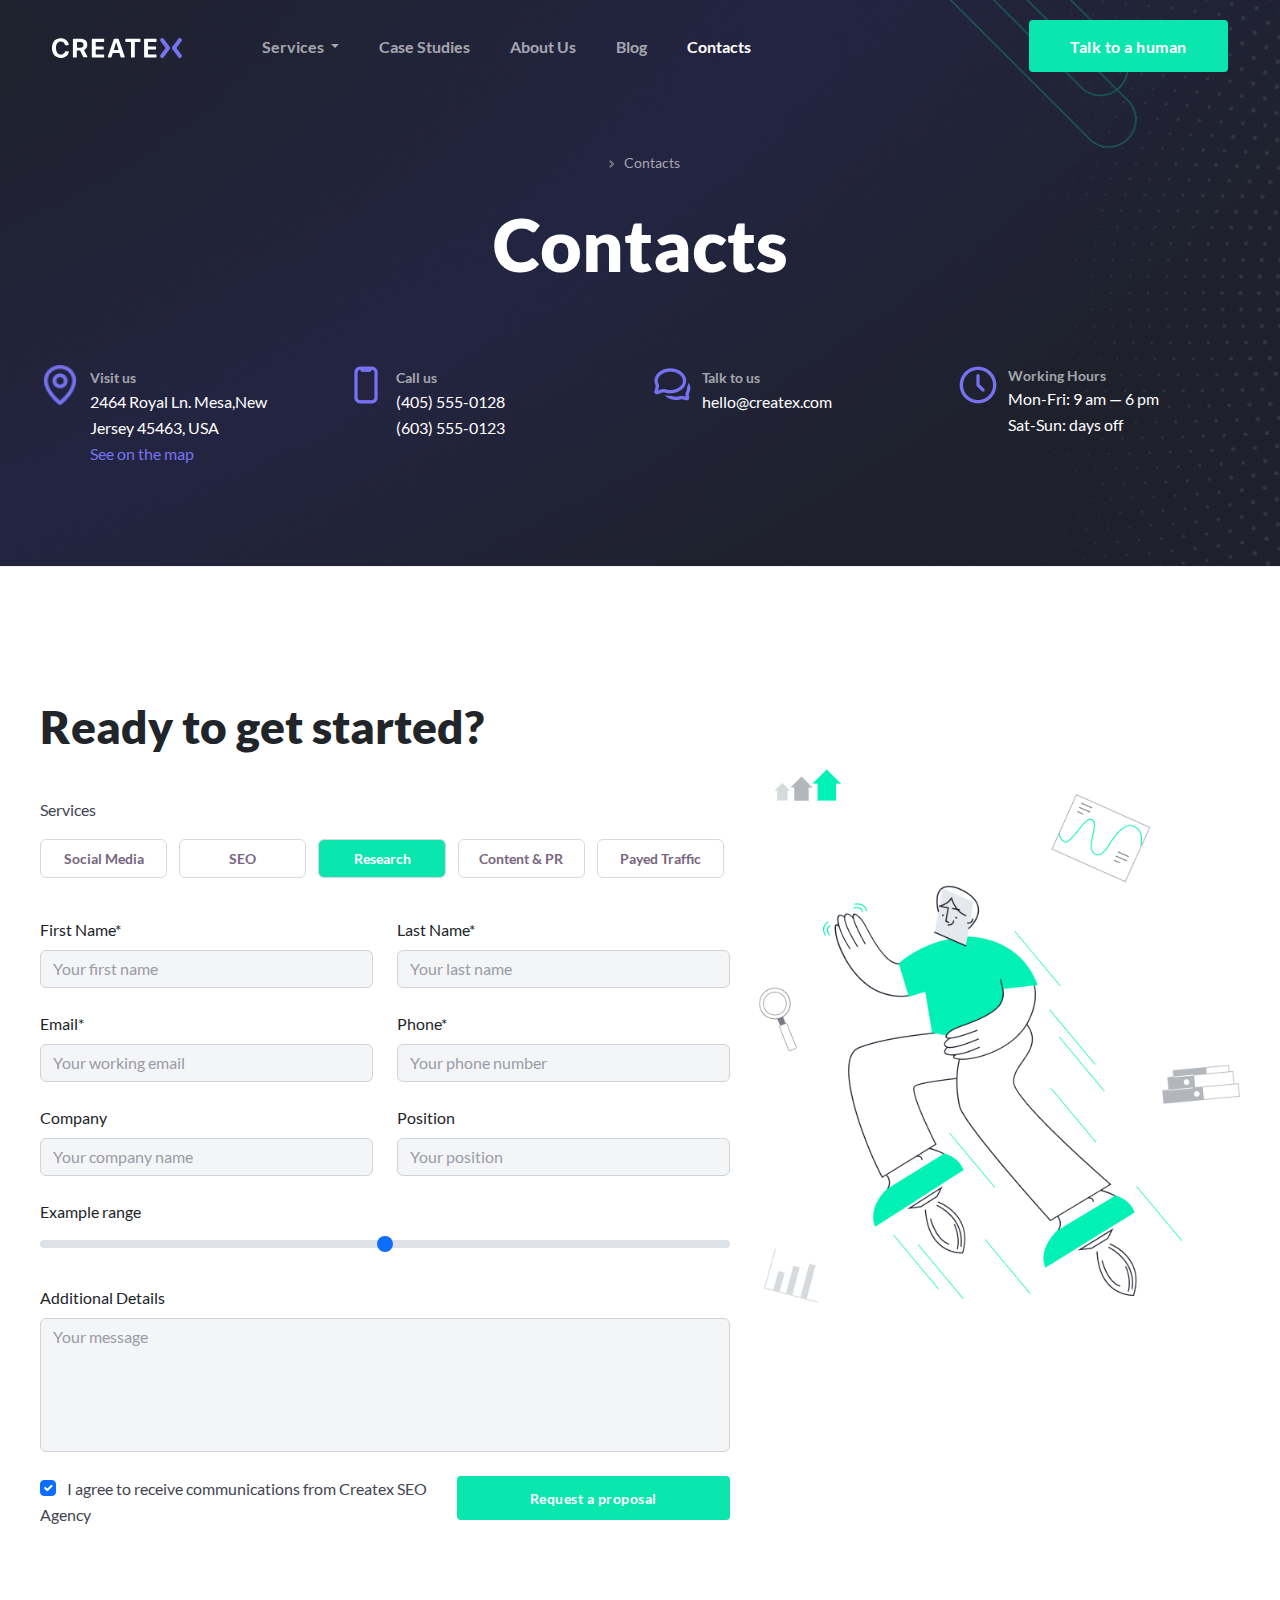
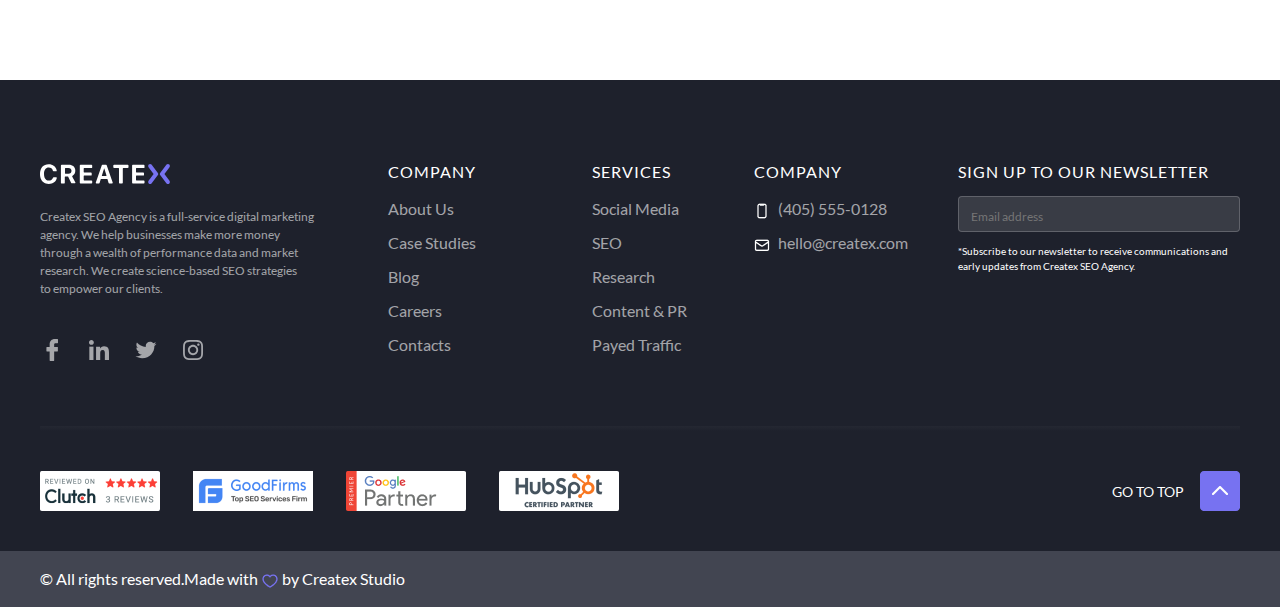
<file: contact.html>
<!DOCTYPE html>
<html lang="en">
  <head>
    <meta charset="UTF-8">
    <meta name="viewport" content="width=device-width, initial-scale=1.0">
    <meta http-equiv="X-UA-Compatible" content="ie=edge">
    <link rel="shortcut icon" href="assets/img/logo/favicon.png" type="image/x-icon">
    <title>SEO & Marketing</title>
    <!---=======FONTAWESOME====--->
    <link rel="stylesheet" href="https://cdnjs.cloudflare.com/ajax/libs/font-awesome/6.2.0/css/all.min.css"
      integrity="sha512-xh6O/CkQoPOWDdYTDqeRdPCVd1SpvCA9XXcUnZS2FmJNp1coAFzvtCN9BmamE+4aHK8yyUHUSCcJHgXloTyT2A=="
      crossorigin="anonymous" referrerpolicy="no-referrer" />
    <!---=======FONTAWESOME====--->
    <!---==AOS CSS===----->
    <link rel="stylesheet" href="assets/plug-in/aos-js/aos.css">
    <!---==AOS CSS===----->
    <!-----======BOOTSTRAP CSS==========-->
    <link rel="stylesheet" href="assets/plug-in/bootstrap/bootstrap.min.css">
    <!-----======BOOTSTRAP CSS==========-->
    <!-------======CUSTOM CSS======-->
    <link rel="stylesheet" href="assets/css/styles.css">
    <!-------======CUSTOM CSS======-->
  </head>
  <body>
    <!--TALK MODAL STARTS---->
    <div class="modal fade" id="talk-modal" tabindex="-1" aria-labelledby="exampleModalLabel" aria-hidden="true">
      <div class="modal-dialog">
        <div class="modal-content">
          <div class="modal-header">
            <button type="button" class="btn-close" data-bs-dismiss="modal" aria-label="Close"></button>
          </div>
          <div class="modal-body">
            <h4 class="modal-title fs-5 text-center" id="exampleModalLabel">Subscribe to our newsletter</h4>
            <form>
              <div class="mb-3">
                <label for="talk-name" class="form-label">Name*</label>
                <input type="text" class="form-control" id="talk-name" placeholder="Your name" required>
              </div>
              <div class="mb-3">
                <label for="talk-email" class="form-label">Email*</label>
                <input type="email" class="form-control" id="talk-email" placeholder="Your working email" required>
              </div>
              <div class="d-grid gap-2">
                <button type="submit" class="filled-button">SEND</button>
              </div>
            </form>
          </div>
        </div>
      </div>
    </div>
    <!-- TALK MODAL ENDS -->
    <div class="home-page_hero about-margin"
      style="background: url('assets/img/contact/background.png') center center/cover no-repeat;" id="totop">
      <!----HEADER STARTS------------>
      <header class="main-header">
        <nav class="navbar navbar-expand-lg">
          <div class="container custom-container">
            <a class="" href="index.html">
              <div class="logo-wrapper">
                <img src="assets/img/logo/header-logo.svg" alt="Logo">
              </div>
            </a>
            <button class="navbar-toggler" type="button" data-bs-toggle="collapse"
              data-bs-target="#navbarSupportedContent" aria-controls="navbarSupportedContent" aria-expanded="false"
              aria-label="Toggle navigation">
              <span class="navbar-toggler-icon"></span>
            </button>
            <div class="collapse navbar-collapse" id="navbarSupportedContent">
              <ul class="navbar-nav me-auto mb-2 mb-lg-0 header-link">
                <li class="nav-item dropdown">
                  <a class="nav-link dropdown-toggle" href="#" role="button" data-bs-toggle="dropdown"
                    aria-expanded="false">
                    Services
                  </a>
                  <ul class="dropdown-menu">
                    <li><a class="dropdown-item" href="services.html">Services</a></li>
                    <li><a class="dropdown-item" href="careers.html">Career</a></li>
                    <li><a class="dropdown-item" href="optimization.html">Search Engine Optimization</a></li>
                    <li><a class="dropdown-item" href="rate.html">Rate for Lovato Company</a></li>
                    <li><a class="dropdown-item" href="maximize.html">Maximize</a></li>
                    <li><a class="dropdown-item" href="rate.html">Our Rate</a></li>
                  </ul>
                </li>
                <li class="nav-item">
                  <a class="nav-link" href="case-studies.html">Case Studies</a>
                </li>
                <li class="nav-item">
                  <a class="nav-link" href="about.html">About Us</a>
                </li>
                <li class="nav-item">
                  <a class="nav-link" href="blog.html">Blog</a>
                </li>
                <li class="nav-item header-active">
                  <a class="nav-link" href="contact.html">Contacts</a>
                </li>
              </ul>
              <div class="header-call">
                <a href="#" class="filled-button header-btn" data-bs-toggle="modal" data-bs-target="#talk-modal">Talk to a human</a>
              </div>
            </div>
          </div>
        </nav>
      </header>
      <!----HEADER-ENDS----------->
      <!-----HERO----STARTS------------->
      <section class="hero hero-contact">
        <div class="custom-container" data-aos="fade-down" data-aos-duration="1500">
          <div class="page-container">
            <div class="page-breadcrumb">
              <nav
                style="--bs-breadcrumb-divider: url(&#34;data:image/svg+xml,%3Csvg xmlns='http://www.w3.org/2000/svg' width='8' height='8'%3E%3Cpath d='M2.5 0L1 1.5 3.5 4 1 6.5 2.5 8l4-4-4-4z' fill='%236c757d'/%3E%3C/svg%3E&#34;);"
                aria-label="breadcrumb">
                <ol class="breadcrumb d-flex align-items-center justify-content-center">
                  <li class="breadcrumb-item"><a href="index.html"><i class="fa-solid fa-house"></i></a></li>
                  <li class="breadcrumb-item active" aria-current="page">Contacts</li>
                </ol>
              </nav>
            </div>
            <h1 class="page-title">Contacts</h1>
          </div>
          <div class="hero-features">
            <div class="row">
              <div class="col-12 col-sm-6 col-md-3">
                <div class="feature-item">
                  <div class="feature-item__icon">
                    <img src="assets/img/icon/Pin.png" alt="location">
                  </div>
                  <div class="hero-about_content">
                    <strong>Visit us</strong>
                    <address>2464 Royal Ln. Mesa,New Jersey 45463, USA</address>
                    <span>See on the map</span>
                  </div>
                </div>
              </div>
              <div class="col-12 col-sm-6 col-md-3">
                <div class="feature-item">
                  <div class="feature-item__icon">
                    <img src="assets/img/icon/call-us.png" alt="phone">
                  </div>
                  <div class="hero-about_content">
                    <strong>Call us</strong>
                    <ul class="list-unstyled">
                      <li><a href="tel:4055550128">(405) 555-0128</a></li>
                      <li><a href="6035550123">(603) 555-0123</a></li>
                    </ul>
                  </div>
                </div>
              </div>
              <div class="col-12 col-sm-6 col-md-3">
                <div class="feature-item">
                  <div class="feature-item__icon">
                    <img src="assets/img/icon/Chat.png" alt="chat">
                  </div>
                  <div class="hero-about_content">
                    <strong>Talk to us</strong>
                    <ul class="list-unstyled">
                      <li><a href="mailto:hello@createx.com">hello@createx.com</a></li>
                    </ul>
                  </div>
                </div>
              </div>
              <div class="col-12 col-sm-6 col-md-3">
                <div class="feature-item">
                  <div class="feature-item__icon">
                    <img src="assets/img/icon/Clock.png" alt="clock">
                  </div>
                  <div class="hero-about_content d-flex flex-column">
                    <strong>Working Hours</strong>
                    <span class="working-hours">Mon-Fri: 9 am — 6 pm
                      Sat-Sun: days off</span>
                  </div>
                </div>
              </div>
            </div>
          </div>
        </div>
      </section>
      <!-----HERO---ENDS-------------->
    </div>
    <!----CONTACT FORM STARTS-->
    <section class="contact-form" data-aos="fade-up" data-aos-duration="1500">
      <div class="custom-container">
        <div class="row">
          <div class="col-12 col-sm-12 col-xl-7">
            <div class="contact-form-inner">
              <h3 class="section-title">Ready to get started?</h3>
              <p class="contact-section_descr">Services</p>
              <div class="contact-tabs">
                <nav class="nav nav-pills nav-justified">
                  <a class="nav-link" aria-current="page" href="#">Social Media</a>
                  <a class="nav-link" href="#">SEO</a>
                  <a class="nav-link active" href="#">Research</a>
                  <a class="nav-link" href="#">Content & PR</a>
                  <a class="nav-link" href="#">Payed Traffic</a>
                </nav>
              </div>
              <div class="contact-form_main">
                <form action="">
                  <div class="row">
                    <div class="col-12 col-sm-6">
                      <div class="form-element_contact">
                        <label for="contact-name">First Name*</label>
                        <input type="text" class="form-control" name="contact-name" id="contact-name"
                          placeholder="Your first name" required>
                      </div>
                    </div>
                    <div class="col-12 col-sm-6">
                      <div class="form-element_contact">
                        <label for="contact-last-name">Last Name*</label>
                        <input type="text" class="form-control" name="contact-last-name" id="contact-last-name"
                          placeholder="Your last name" required>
                      </div>
                    </div>
                    <div class="col-12 col-sm-6">
                      <div class="form-element_contact">
                        <label for="contact-email">Email*</label>
                        <input type="email" class="form-control" name="contact-email" id="contact-email"
                          placeholder="Your working email" required>
                      </div>
                    </div>
                    <div class="col-12 col-sm-6">
                      <div class="form-element_contact">
                        <label for="contact-phone">Phone*</label>
                        <input type="number" class="form-control" name="contact-phone" id="contact-phone"
                          placeholder="Your phone number" required>
                      </div>
                    </div>
                    <div class="col-12 col-sm-6">
                      <div class="form-element_contact">
                        <label for="contact-company">Company</label>
                        <input type="text" class="form-control" name="contact-company" id="contact-company"
                          placeholder="Your company name">
                      </div>
                    </div>
                    <div class="col-12 col-sm-6">
                      <div class="form-element_contact">
                        <label for="contact-position">Position</label>
                        <input type="text" class="form-control" name="contact-position" id="contact-position"
                          placeholder="Your position">
                      </div>
                    </div>
                    <div class="col-12">
                      <div class="form-element_contact">
                        <label for="customRange3" class="form-label">Example range</label>
                        <input type="range" class="form-range" min="100" max="100000" step="0.5" id="customRange3">
                      </div>
                    </div>
                    <div class="col-12">
                      <div class="form-element_contact">
                        <label for="contact-message">Additional Details</label>
                        <textarea name="contact-message" id="contact-message" class="form-control"
                          placeholder="Your message" cols="10" rows="5"></textarea>
                      </div>
                    </div>
                    <div class="col-12 col-sm-7">
                      <div class="form-element_contact">
                        <label for="contact-checkbox" class="checkbox-label">
                          <input type="checkbox" class="form-check-input me-2" name="contact-checkbox"
                            id="contact-checkbox" checked>
                          I agree to receive communications from Createx SEO Agency</label>
                      </div>
                    </div>
                    <div class="col-12 col-sm-5">
                      <div class="form-element_contact">
                        <button type="submit" class="filled-button">Request a proposal</button>
                      </div>
                    </div>
                  </div>
                </form>
              </div>
            </div>
          </div>
          <div class="col-12 col-sm-12 col-xl-5">
            <div class="contact-illustration">
              <img src="assets/img/contact/Illustration.png" alt="contact illustration">
            </div>
          </div>
        </div>
      </div>
    </section>
    <!------CONTACT FORM ENDS-->
    <!------FOOTER STARTS--------->
    <footer class="main-footer">
      <div class="custom-container">
        <div class="footer-up responsive-container">
          <div class="row">
            <div class="col-12 col-sm-12 col-md-12 col-xl-3">
              <div class="footer-col">
                <a class="" href="index.html">
                  <div class="logo-wrapper">
                    <img src="assets/img/logo/header-logo.svg" alt="Logo">
                  </div>
                </a>
                <p class="footer-up__descr">
                  Createx SEO Agency is a full-service digital marketing agency. We help businesses make more money
                  through a wealth of performance data and market research. We create science-based SEO strategies
                  to empower our clients.
                </p>
                <div class="footer-up__ul">
                  <ul>
                    <li>
                      <a href="#">
                        <div class="footer-icon">
                          <svg width="24" height="24" viewBox="0 0 24 24" fill="none"
                            xmlns="http://www.w3.org/2000/svg">
                            <g opacity="0.6">
                              <path
                                d="M17.5628 1.00458L14.7856 1C11.6654 1 9.64903 3.12509 9.64903 6.41423V8.91055H6.85662C6.61532 8.91055 6.41992 9.1115 6.41992 9.35937V12.9763C6.41992 13.2241 6.61554 13.4249 6.85662 13.4249H9.64903V22.5514C9.64903 22.7993 9.84443 23 10.0857 23H13.729C13.9703 23 14.1657 22.799 14.1657 22.5514V13.4249H17.4307C17.672 13.4249 17.8674 13.2241 17.8674 12.9763L17.8688 9.35937C17.8688 9.24036 17.8226 9.12638 17.7409 9.04215C17.6591 8.95793 17.5477 8.91055 17.4318 8.91055H14.1657V6.79439C14.1657 5.77728 14.4017 5.26094 15.6915 5.26094L17.5624 5.26025C17.8035 5.26025 17.9989 5.0593 17.9989 4.81166V1.45317C17.9989 1.20576 17.8037 1.00504 17.5628 1.00458Z"
                                fill="white" />
                            </g>
                          </svg>

                        </div>
                      </a>
                    </li>
                    <li>
                      <a href="#">
                        <div class="footer-icon">
                          <svg width="24" height="24" viewBox="0 0 24 24" fill="none"
                            xmlns="http://www.w3.org/2000/svg">
                            <g opacity="0.6">
                              <path
                                d="M21.995 22L22 21.9992V14.6642C22 11.0758 21.2275 8.31167 17.0325 8.31167C15.0158 8.31167 13.6625 9.41833 13.11 10.4675H13.0517V8.64667H9.07416V21.9992H13.2158V15.3875C13.2158 13.6467 13.5458 11.9633 15.7017 11.9633C17.8258 11.9633 17.8575 13.95 17.8575 15.4992V22H21.995Z"
                                fill="white" />
                              <path d="M2.32999 8.6475H6.47666V22H2.32999V8.6475Z" fill="white" />
                              <path
                                d="M4.40167 2C3.07583 2 2 3.07583 2 4.40167C2 5.7275 3.07583 6.82583 4.40167 6.82583C5.7275 6.82583 6.80333 5.7275 6.80333 4.40167C6.8025 3.07583 5.72667 2 4.40167 2Z"
                                fill="white" />
                            </g>
                          </svg>
                        </div>
                      </a>
                    </li>
                    <li>
                      <a href="#">
                        <div class="footer-icon">
                          <svg width="24" height="24" viewBox="0 0 24 24" fill="none"
                            xmlns="http://www.w3.org/2000/svg">
                            <g opacity="0.6">
                              <path
                                d="M22.5 5.77233C21.7271 6.10027 20.8978 6.32267 20.0264 6.42196C20.9161 5.91181 21.5972 5.10263 21.92 4.1414C21.0854 4.61383 20.1642 4.95688 19.1826 5.14285C18.3966 4.33994 17.2785 3.83984 16.0384 3.83984C13.6593 3.83984 11.7303 5.68691 11.7303 7.9637C11.7303 8.2866 11.7683 8.60199 11.8418 8.90357C8.26201 8.73141 5.08768 7.08917 2.96314 4.59372C2.59176 5.20189 2.38049 5.91053 2.38049 6.66697C2.38049 8.09814 3.14161 9.36093 4.2964 10.0997C3.5904 10.0771 2.92639 9.89116 2.34508 9.58205V9.63357C2.34508 11.6314 3.83056 13.2988 5.80024 13.6783C5.43936 13.7713 5.05882 13.8228 4.66514 13.8228C4.38696 13.8228 4.11794 13.7964 3.85417 13.7461C4.40267 15.3859 5.99315 16.5783 7.87756 16.611C6.40388 17.7167 4.54573 18.3739 2.52749 18.3739C2.17976 18.3739 1.83724 18.3537 1.5 18.3173C3.40671 19.4896 5.67036 20.1732 8.10327 20.1732C16.028 20.1732 20.3597 13.8881 20.3597 8.43741L20.3453 7.90341C21.1917 7.32537 21.9239 6.59912 22.5 5.77233Z"
                                fill="white" />
                            </g>
                          </svg>
                        </div>
                      </a>
                    </li>
                    <li>
                      <a href="#">
                        <div class="footer-icon">
                          <svg width="24" height="24" viewBox="0 0 24 24" fill="none"
                            xmlns="http://www.w3.org/2000/svg">
                            <g opacity="0.6">
                              <path
                                d="M21.9804 7.88005C21.9336 6.81738 21.7617 6.0868 21.5156 5.45374C21.2616 4.78176 20.8709 4.18014 20.359 3.68002C19.8589 3.1721 19.2533 2.77743 18.5891 2.52745C17.9524 2.28127 17.2256 2.10943 16.163 2.06257C15.0923 2.01175 14.7525 2 12.0371 2C9.32172 2 8.98185 2.01175 7.9152 2.05861C6.85253 2.10546 6.12195 2.27746 5.48904 2.52348C4.81692 2.77743 4.2153 3.16814 3.71517 3.68002C3.20726 4.18014 2.81274 4.78573 2.5626 5.44992C2.31643 6.0868 2.14458 6.81341 2.09773 7.87609C2.04691 8.9467 2.03516 9.28658 2.03516 12.002C2.03516 14.7173 2.04691 15.0572 2.09376 16.1239C2.14061 17.1865 2.31261 17.9171 2.55879 18.5502C2.81274 19.2221 3.20726 19.8238 3.71517 20.3239C4.2153 20.8318 4.82088 21.2265 5.48507 21.4765C6.12195 21.7226 6.84856 21.8945 7.91139 21.9413C8.97788 21.9883 9.31791 21.9999 12.0333 21.9999C14.7486 21.9999 15.0885 21.9883 16.1552 21.9413C17.2178 21.8945 17.9484 21.7226 18.5813 21.4765C19.9254 20.9568 20.9881 19.8941 21.5078 18.5502C21.7538 17.9133 21.9258 17.1865 21.9726 16.1239C22.0195 15.0572 22.0312 14.7173 22.0312 12.002C22.0312 9.28658 22.0273 8.9467 21.9804 7.88005ZM20.1794 16.0457C20.1364 17.0225 19.9723 17.5499 19.8355 17.9015C19.4995 18.7728 18.808 19.4643 17.9367 19.8004C17.585 19.9372 17.0538 20.1012 16.0808 20.1441C15.026 20.1911 14.7096 20.2027 12.0411 20.2027C9.37255 20.2027 9.0522 20.1911 8.00113 20.1441C7.02437 20.1012 6.49693 19.9372 6.1453 19.8004C5.71171 19.6402 5.31704 19.3862 4.9967 19.0541C4.6646 18.7298 4.41065 18.3391 4.2504 17.9055C4.11365 17.5539 3.94959 17.0225 3.9067 16.0497C3.8597 14.9948 3.8481 14.6783 3.8481 12.0097C3.8481 9.34122 3.8597 9.02087 3.9067 7.96995C3.94959 6.99319 4.11365 6.46575 4.2504 6.11412C4.41065 5.68038 4.6646 5.28586 5.00067 4.96536C5.32483 4.63327 5.71553 4.37931 6.14927 4.21921C6.5009 4.08247 7.03231 3.9184 8.00509 3.87537C9.05999 3.82851 9.37652 3.81676 12.0449 3.81676C14.7174 3.81676 15.0337 3.82851 16.0848 3.87537C17.0616 3.9184 17.589 4.08247 17.9406 4.21921C18.3742 4.37931 18.7689 4.63327 19.0892 4.96536C19.4213 5.28967 19.6753 5.68038 19.8355 6.11412C19.9723 6.46575 20.1364 6.99701 20.1794 7.96995C20.2262 9.02484 20.238 9.34122 20.238 12.0097C20.238 14.6783 20.2262 14.9908 20.1794 16.0457Z"
                                fill="white" />
                              <path
                                d="M12.0371 6.86423C9.20069 6.86423 6.89937 9.1654 6.89937 12.002C6.89937 14.8385 9.20069 17.1397 12.0371 17.1397C14.8736 17.1397 17.1748 14.8385 17.1748 12.002C17.1748 9.1654 14.8736 6.86423 12.0371 6.86423ZM12.0371 15.3347C10.197 15.3347 8.70438 13.8422 8.70438 12.002C8.70438 10.1617 10.197 8.66924 12.0371 8.66924C13.8774 8.66924 15.3698 10.1617 15.3698 12.002C15.3698 13.8422 13.8774 15.3347 12.0371 15.3347Z"
                                fill="white" />
                              <path
                                d="M18.5776 6.6611C18.5776 7.32346 18.0405 7.86053 17.378 7.86053C16.7156 7.86053 16.1785 7.32346 16.1785 6.6611C16.1785 5.99858 16.7156 5.46167 17.378 5.46167C18.0405 5.46167 18.5776 5.99858 18.5776 6.6611Z"
                                fill="white" />
                            </g>
                          </svg>
                        </div>
                      </a>
                    </li>
                  </ul>
                </div>
              </div>
            </div>
            <div class="col-12 col-sm-6 col-md-6 col-xl-2">
              <div class="footer-col padding-left">
                <p class="footer-title">COMPANY</p>
                <div class="footer-link">
                  <ul>
                    <li><a href="#">About Us</a></li>
                    <li><a href="#">Case Studies</a></li>
                    <li><a href="#">Blog</a></li>
                    <li><a href="#">Careers</a></li>
                    <li><a href="#">Contacts</a></li>
                  </ul>
                </div>
              </div>
            </div>
            <div class="col-12 col-sm-6 col-md-6 col-xl-2">
              <div class="footer-col padding-left">
                <p class="footer-title">SERVICES</p>
                <div class="footer-link">
                  <ul>
                    <li><a href="#">Social Media</a></li>
                    <li><a href="#">SEO</a></li>
                    <li><a href="#">Research</a></li>
                    <li><a href="#">Content & PR</a></li>
                    <li><a href="#">Payed Traffic</a></li>
                  </ul>
                </div>
              </div>
            </div>
            <div class="col-12 col-sm-6 col-md-6 col-xl-2">
              <div class="footer-col">
                <p class="footer-title">COMPANY</p>
                <div class="footer-link">
                  <ul class="flex-ul">
                    <li>
                      <a href="tel:4055550128">
                        <div class="footer-contact">
                          <img src="assets/img/icon/iPhone.png" alt="call us">
                        </div>
                        <span>(405) 555-0128</span>
                      </a>
                    </li>
                    <li>
                      <a href="mailto:hello@createx.com">
                        <div class="footer-contact">
                          <img src="assets/img/icon/Mail.png" alt="mail">
                        </div>
                        <span>hello@createx.com</span>
                      </a>
                    </li>
                  </ul>
                </div>
              </div>
            </div>
            <div class="col-12 col-sm-12 col-md-6 col-xl-3">
              <div class="footer-col">
                <p class="footer-title">SIGN UP TO OUR NEWSLETTER</p>
                <div class="footer-form">
                  <form action="" class="subscribe-form">
                    <div class="footer-input">
                      <input type="email" name="footer-mail" id="footer-mail" placeholder="Email address" required>
                    </div>
                    <button><i class="fa-solid fa-arrow-right"></i></button>
                  </form>
                </div>
                <div class="footer-input__descr">
                  *Subscribe to our newsletter to receive communications and early updates from Createx SEO Agency.
                </div>
              </div>
            </div>
          </div>
        </div>
        <div class="footer-awards">
          <div class="row">
            <div class="col-12 col-sm-12 col-md-9 col-xl-6">
              <div class="row">
                <div class="col-6 col-sm-3">
                  <div class="award-img">
                    <img src="assets/img/homepage/award1.png" alt="award">
                  </div>
                </div>
                <div class="col-6 col-sm-3">
                  <div class="award-img">
                    <img src="assets/img/homepage/award2.png" alt="award">
                  </div>
                </div>
                <div class="col-6 col-sm-3">
                  <div class="award-img">
                    <img src="assets/img/homepage/award3.png" alt="award">
                  </div>
                </div>
                <div class="col-6 col-sm-3">
                  <div class="award-img">
                    <img src="assets/img/homepage/award4.png" alt="award">
                  </div>
                </div>
              </div>
            </div>
            <div class="col-12 col-sm-12 col-md-3 col-xl-6">
              <div class="go-to-top d-flex align-items-center justify-content-end">
                <span class="text-white">GO TO TOP</span>
                <a href="#totop">
                  <div class="to-top">
                    <img src="assets/img/homepage/up-btn.png" alt="up button">
                  </div>
                </a>
              </div>
            </div>
          </div>
        </div>
      </div>
      <div class="bottom">
        <div class="custom-container">
          <div class="bottom-inner d-flex align-items-center text-white">
            <span>© All rights reserved.Made with</span>
            <div class="heart">
              <img src="assets/img/icon/Heart.png" alt="heart">
            </div>
            <span>by Createx Studio</span>
          </div>
        </div>
      </div>
    </footer>
    <!------FOOTER ENDS--------->
    <!---AOS JS----->
    <script src="assets/plug-in/aos-js/aos.js"></script>
    <!---AOS JS----->
    <!---BOOTSTRAP BUNDLE---->
    <script src="assets/plug-in/bootstrap/bootstrap.bundle.min.js"></script>
    <!---BOOTSTRAP BUNDLE---->
    <!--CUSTOM JS-->
    <script src="assets/js/scripts.js"></script>
    <!--CUSTOM JS-->
  </body>
</html>
</file>
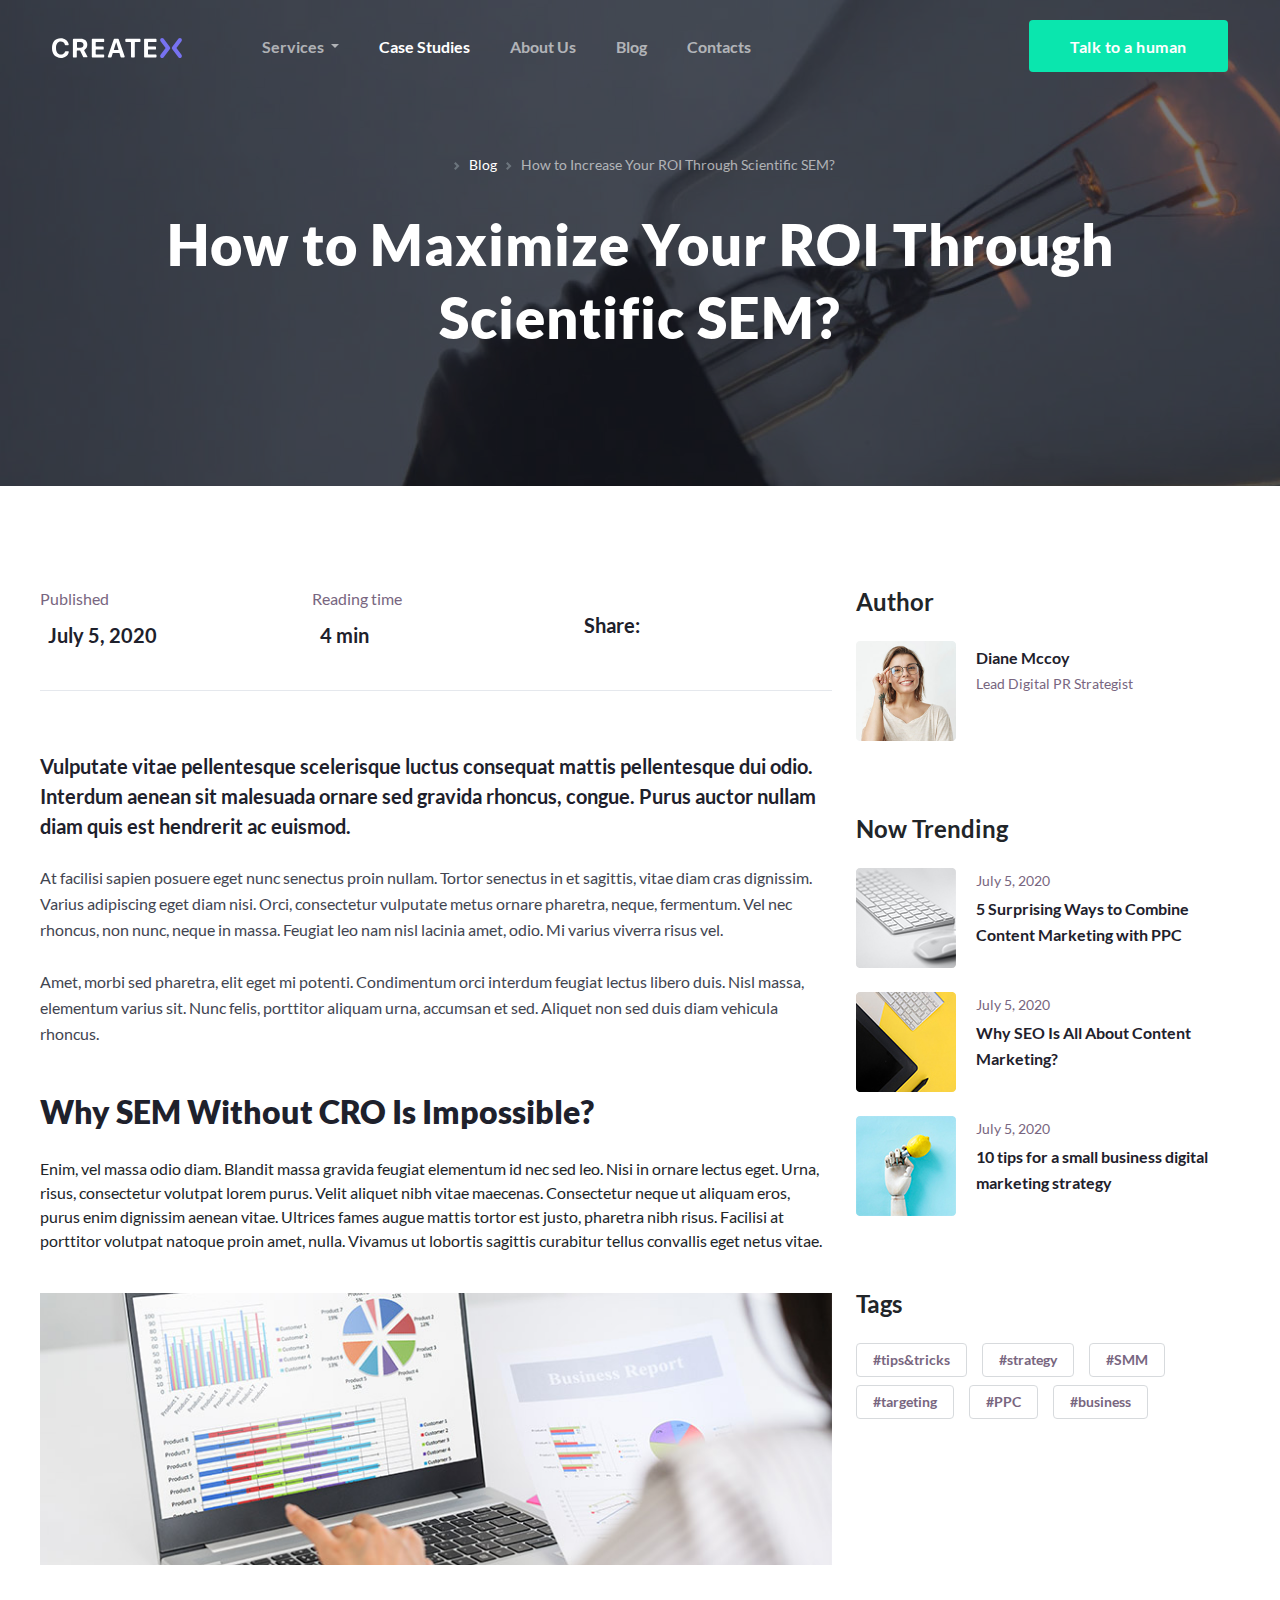
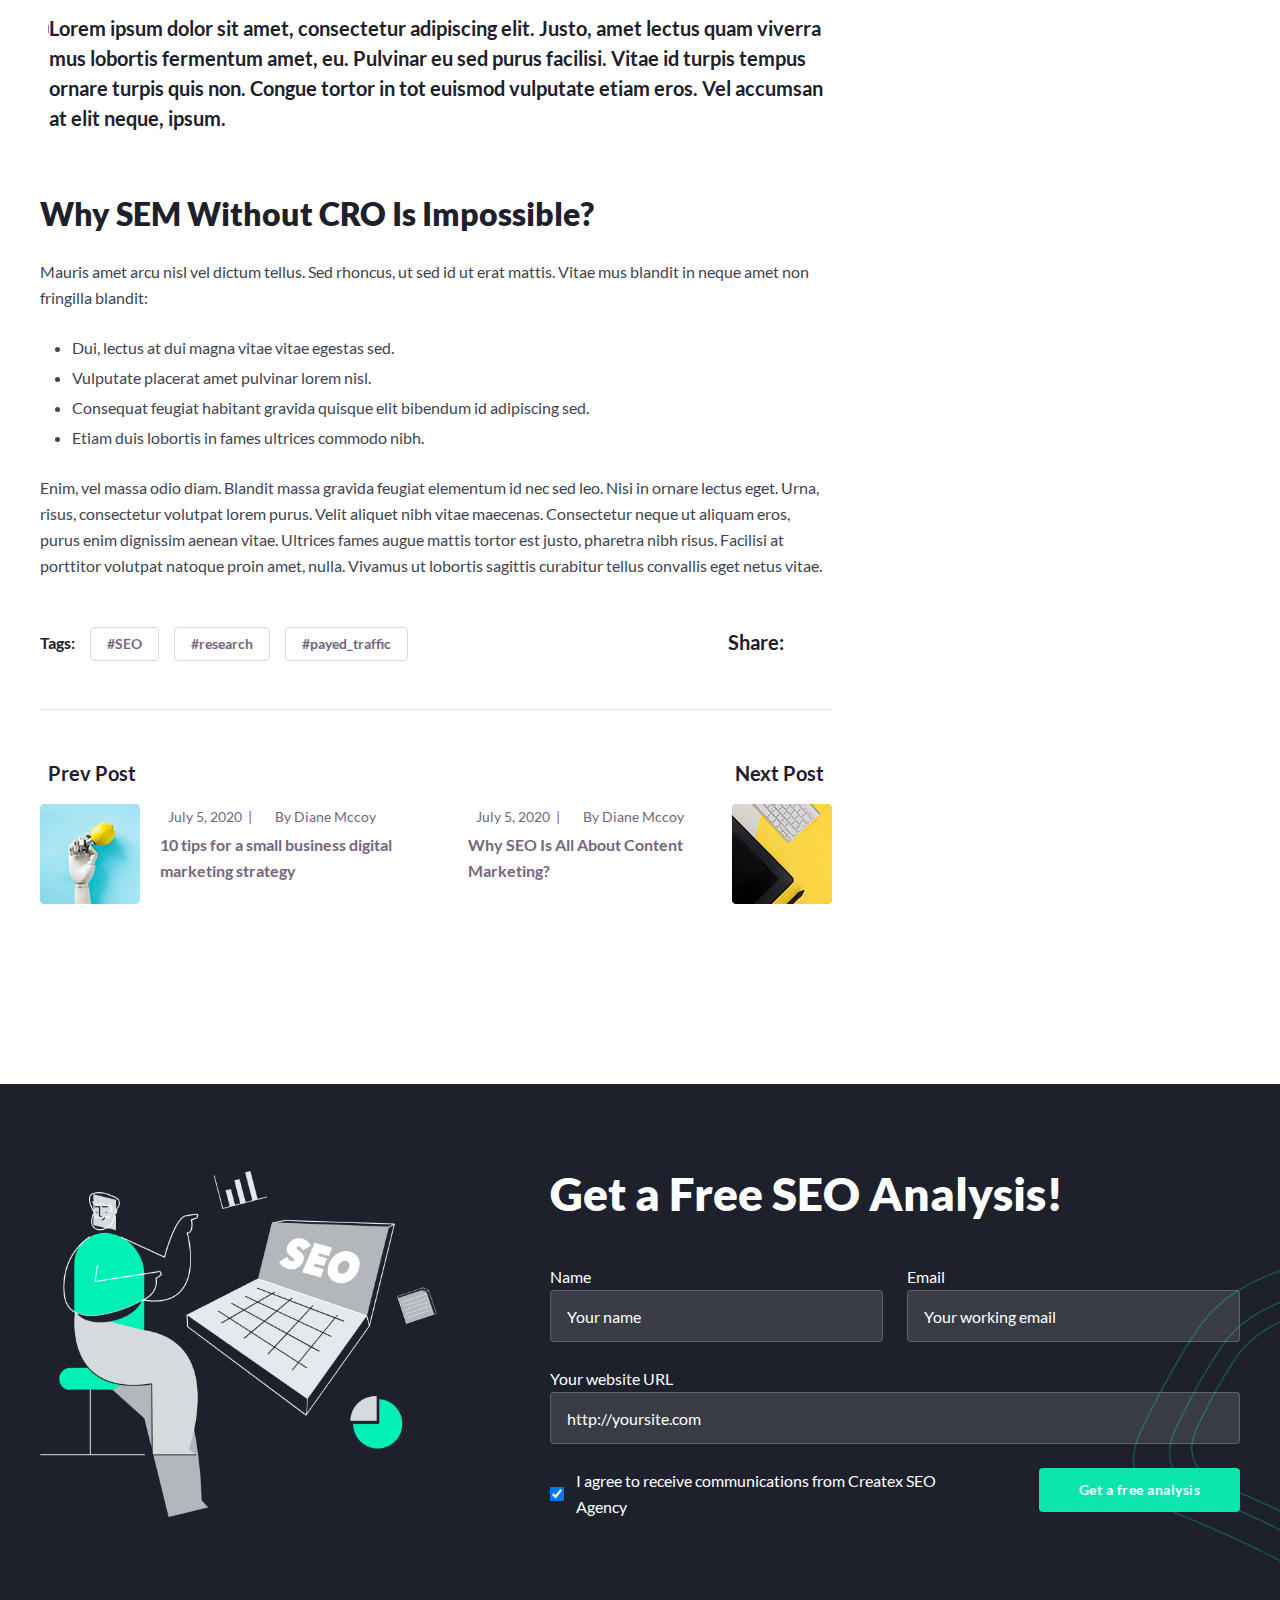
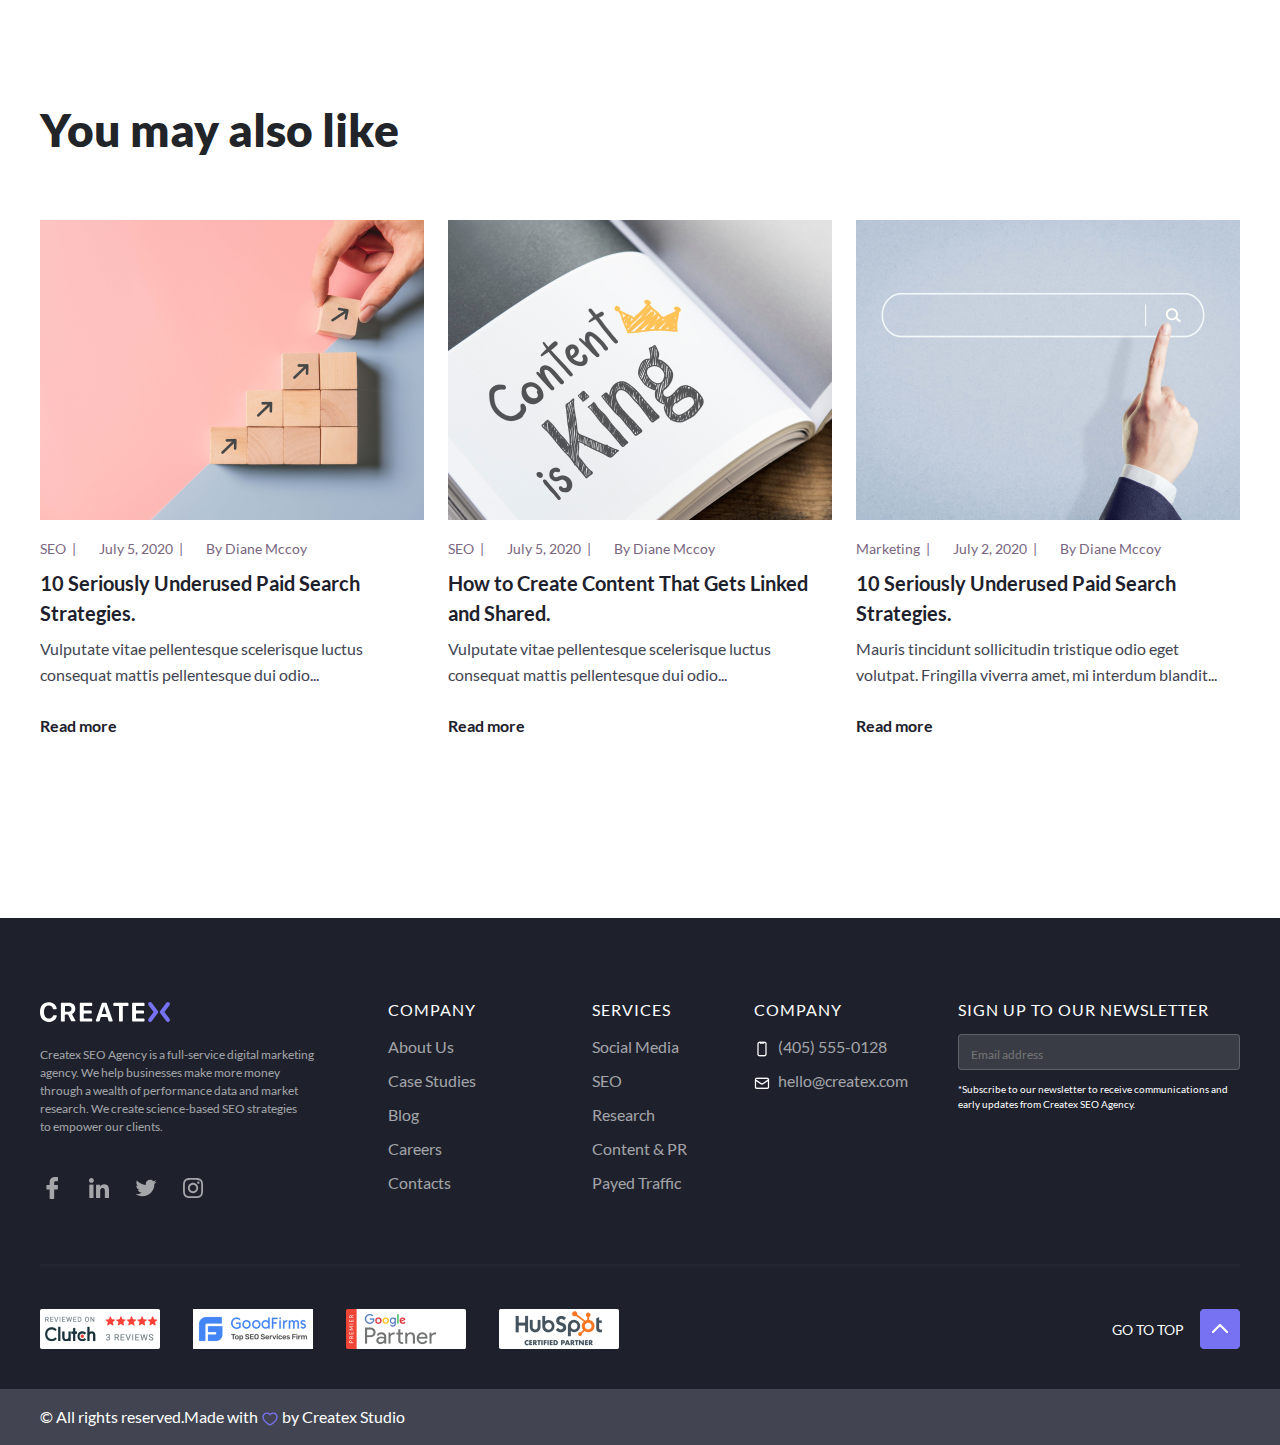
<file: maximize.html>
<!DOCTYPE html>
<html lang="en">
  <head>
    <meta charset="UTF-8">
    <meta name="viewport" content="width=device-width, initial-scale=1.0">
    <meta http-equiv="X-UA-Compatible" content="ie=edge">
    <link rel="shortcut icon" href="assets/img/logo/favicon.png" type="image/x-icon">
    <title>SEO & Marketing</title>
    <!---=======FONTAWESOME====--->
    <link rel="stylesheet" href="https://cdnjs.cloudflare.com/ajax/libs/font-awesome/6.2.0/css/all.min.css"
      integrity="sha512-xh6O/CkQoPOWDdYTDqeRdPCVd1SpvCA9XXcUnZS2FmJNp1coAFzvtCN9BmamE+4aHK8yyUHUSCcJHgXloTyT2A=="
      crossorigin="anonymous" referrerpolicy="no-referrer" />
    <!---=======FONTAWESOME====--->
    <!-----======BOOTSTRAP CSS==========-->
    <link rel="stylesheet" href="assets/plug-in/bootstrap/bootstrap.min.css">
    <!-----======BOOTSTRAP CSS==========-->
    <!-------======CUSTOM CSS======-->
    <link rel="stylesheet" href="assets/css/styles.css">
    <!-------======CUSTOM CSS======-->
  </head>
  <body>
    <!--TALK MODAL STARTS---->
    <div class="modal fade" id="talk-modal" tabindex="-1" aria-labelledby="exampleModalLabel" aria-hidden="true">
      <div class="modal-dialog">
        <div class="modal-content">
          <div class="modal-header">
            <button type="button" class="btn-close" data-bs-dismiss="modal" aria-label="Close"></button>
          </div>
          <div class="modal-body">
            <h4 class="modal-title fs-5 text-center" id="exampleModalLabel">Subscribe to our newsletter</h4>
            <form>
              <div class="mb-3">
                <label for="talk-name" class="form-label">Name*</label>
                <input type="text" class="form-control" id="talk-name" placeholder="Your name" required>
              </div>
              <div class="mb-3">
                <label for="talk-email" class="form-label">Email*</label>
                <input type="email" class="form-control" id="talk-email" placeholder="Your working email" required>
              </div>
              <div class="d-grid gap-2">
                <button type="submit" class="filled-button">SEND</button>
              </div>
            </form>
          </div>
        </div>
      </div>
    </div>
    <!-- TALK MODAL ENDS -->
    <div class="cover" style="background: url('assets/img/rate/background.png');" id="totop">
      <!----HEADER- STARTS----------->
      <header class="main-header">
        <nav class="navbar navbar-expand-lg">
          <div class="container custom-container">
            <a class="" href="index.html">
              <div class="logo-wrapper">
                <img src="assets/img/logo/header-logo.svg" alt="Logo">
              </div>
            </a>
            <button class="navbar-toggler" type="button" data-bs-toggle="collapse"
              data-bs-target="#navbarSupportedContent" aria-controls="navbarSupportedContent" aria-expanded="false"
              aria-label="Toggle navigation">
              <span class="navbar-toggler-icon"></span>
            </button>
            <div class="collapse navbar-collapse" id="navbarSupportedContent">
              <ul class="navbar-nav me-auto mb-2 mb-lg-0 header-link">
                <li class="nav-item dropdown">
                  <a class="nav-link dropdown-toggle " href="services.html" role="button" data-bs-toggle="dropdown"
                    aria-expanded="false">
                    Services
                  </a>
                  <ul class="dropdown-menu">
                    <li><a class="dropdown-item" href="services.html">Services</a></li>
                    <li><a class="dropdown-item" href="careers.html">Career</a></li>
                    <li><a class="dropdown-item" href="optimization.html">Search Engine Optimization</a></li>
                    <li><a class="dropdown-item" href="rate.html">Rate for Lovato Company</a></li>
                    <li><a class="dropdown-item" href="maximize.html">Maximize</a></li>
                    <li><a class="dropdown-item" href="rate.html">Our Rate</a></li>
                  </ul>
                </li>
                <li class="nav-item header-active">
                  <a class="nav-link" href="case-studies.html">Case Studies</a>
                </li>
                <li class="nav-item">
                  <a class="nav-link" href="about.html">About Us</a>
                </li>
                <li class="nav-item">
                  <a class="nav-link header-active" href="blog.html">Blog</a>
                </li>
                <li class="nav-item">
                  <a class="nav-link" href="contact.html">Contacts</a>
                </li>
              </ul>
              <div class="header-call">
                <a href="#" class="filled-button header-btn" data-bs-toggle="modal" data-bs-target="#talk-modal">Talk to a human</a>
              </div>
            </div>
          </div>
        </nav>
      </header>
      <!-----HEADER--ENDS--------------->
      <!-----HERO--STARTS--------------->
      <section class="hero">
        <div class="custom-container">
          <div class="page-breadcrumb rate-breadcrumb">
            <nav
              style="--bs-breadcrumb-divider: url(&#34;data:image/svg+xml,%3Csvg xmlns='http://www.w3.org/2000/svg' width='8' height='8'%3E%3Cpath d='M2.5 0L1 1.5 3.5 4 1 6.5 2.5 8l4-4-4-4z' fill='%236c757d'/%3E%3C/svg%3E&#34;);"
              aria-label="breadcrumb">
              <ol class="breadcrumb d-flex align-items-center justify-content-center">
                <li class="breadcrumb-item"><a href="index.html"><i class="fa-solid fa-house"></i></a></li>
                <li class="breadcrumb-item" aria-current="page"><a href="case-studies.html">Blog</a>
                </li>
                <li class="breadcrumb-item active" aria-current="page">How to Increase Your ROI Through
                  Scientific SEM?</li>
              </ol>
            </nav>
          </div>
          <h1 class="page-title page-title_rate ">How to Maximize Your ROI Through Scientific SEM?</h1>
        </div>
      </section>
      <!-----HERO--ENDS--------------->
    </div>
    <!---------BLOG --STARTS------------------>
    <section class="sem-cover">
      <div class="custom-container">
        <div class="sem">
          <div class="row">
            <div class="col-sm-12 col-xl-8">
              <div class="sem-left_inner">
                <div class="sem-up">
                  <div class="row">
                    <div class="col-6 col-sm-4">
                      <h6 class="sem-up_title">Published</h6>
                      <div class="sem-up_txt"><i class="fa-regular fa-calendar me-2"></i><span>July 5,
                          2020</span></div>
                    </div>
                    <div class="col-6 col-sm-4">
                      <h6 class="sem-up_title">Reading time</h6>
                      <div class="sem-up_txt"><i class="fa-regular fa-clock me-2"></i><span>4 min</span>
                      </div>

                    </div>
                    <div class="col-12 col-sm-4">
                      <div class="share-box d-flex align-items-center pt-4">
                        <span>Share:</span>
                        <ul class="d-flex align-items-center list-unstyled">
                          <li><a href="#"><i class="fa-brands fa-facebook-f"></i></a></li>
                          <li><a href="#"><i class="fa-brands fa-twitter"></i></a></li>
                          <li><a href="#"><i class="fa-brands fa-linkedin-in"></i></a></li>
                        </ul>
                      </div>
                    </div>
                  </div>
                </div>
                <div class="sem-content">
                  <p class="sem-txt">
                    Vulputate vitae pellentesque scelerisque luctus consequat mattis pellentesque dui odio.
                    Interdum aenean sit malesuada ornare sed gravida rhoncus, congue. Purus auctor nullam
                    diam
                    quis est hendrerit ac euismod.
                  </p>
                  <p class="sem-text_gray">
                    At facilisi sapien posuere eget nunc senectus proin nullam. Tortor senectus in et
                    sagittis,
                    vitae diam cras dignissim. Varius adipiscing eget diam nisi. Orci, consectetur vulputate
                    metus ornare pharetra, neque, fermentum. Vel nec rhoncus, non nunc, neque in massa.
                    Feugiat
                    leo nam nisl lacinia amet, odio. Mi varius viverra risus vel.
                    <br><br>
                    Amet, morbi sed pharetra, elit eget mi potenti. Condimentum orci interdum feugiat lectus
                    libero duis. Nisl massa, elementum varius sit. Nunc felis, porttitor aliquam urna,
                    accumsan
                    et sed. Aliquet non sed duis diam vehicula rhoncus.
                  </p>
                  <h2 class="sem-blog_ttl">
                    Why SEM Without CRO Is Impossible?
                  </h2>
                  <div class="sem-text-gray">
                    Enim, vel massa odio diam. Blandit massa gravida feugiat elementum id nec sed leo. Nisi
                    in
                    ornare lectus eget. Urna, risus, consectetur volutpat lorem purus. Velit aliquet nibh
                    vitae
                    maecenas. Consectetur neque ut aliquam eros, purus enim dignissim aenean vitae. Ultrices
                    fames augue mattis tortor est justo, pharetra nibh risus. Facilisi at porttitor volutpat
                    natoque proin amet, nulla. Vivamus ut lobortis sagittis curabitur tellus convallis eget
                    netus vitae.
                  </div>
                  <div class="sem-img">
                    <img src="assets/img/maximize/computer.png" alt="computer">
                  </div>
                  <div class="pic-subtitle d-flex">
                    <div class="sem-subtitle_img">
                      <img src="assets/img/maximize/braces.png" alt="brace">
                    </div>
                    <div class="sem-subtitle_text">
                      Lorem ipsum dolor sit amet, consectetur adipiscing elit. Justo, amet lectus quam
                      viverra
                      mus lobortis fermentum amet, eu. Pulvinar eu sed purus facilisi. Vitae id turpis
                      tempus
                      ornare turpis quis non. Congue tortor in tot euismod vulputate etiam eros. Vel
                      accumsan
                      at elit neque, ipsum.
                    </div>
                  </div>
                  <h2 class="sem-blog_ttl">
                    Why SEM Without CRO Is Impossible?
                  </h2>
                  <div class="sem-text_gray">
                    Mauris amet arcu nisl vel dictum tellus. Sed rhoncus, ut sed id ut erat mattis. Vitae
                    mus
                    blandit in neque amet non fringilla blandit:
                  </div>
                  <ul class="sem-ul sem-text_gray">
                    <li>Dui, lectus at dui magna vitae vitae egestas sed.</li>
                    <li>Vulputate placerat amet pulvinar lorem nisl.</li>
                    <li>Consequat feugiat habitant gravida quisque elit bibendum id adipiscing sed.</li>
                    <li>Etiam duis lobortis in fames ultrices commodo nibh.</li>
                  </ul>
                  <div class="sem-text_gray">
                    Enim, vel massa odio diam. Blandit massa gravida feugiat elementum id nec sed leo. Nisi
                    in
                    ornare lectus eget. Urna, risus, consectetur volutpat lorem purus. Velit aliquet nibh
                    vitae
                    maecenas. Consectetur neque ut aliquam eros, purus enim dignissim aenean vitae. Ultrices
                    fames augue mattis tortor est justo, pharetra nibh risus. Facilisi at porttitor volutpat
                    natoque proin amet, nulla. Vivamus ut lobortis sagittis curabitur tellus convallis eget
                    netus vitae.
                  </div>
                </div>
                <div class="sem-bottom">
                  <div class="row">
                    <div class="col-12 col-xl-6">
                      <div class="tag-box">
                        <span class="tag-box_title">Tags:</span>
                        <a href="#" class="">#SEO</a>
                        <a href="#" class="">#research</a>
                        <a href="#" class="">#payed_traffic</a>
                      </div>
                    </div>
                    <div class="col-12 col-xl-6">
                      <div class="share-box d-flex align-items-center justify-content-end">
                        <span>Share:</span>
                        <ul class="d-flex align-items-center list-unstyled">
                          <li><a href="#"><i class="fa-brands fa-facebook-f"></i></a></li>
                          <li><a href="#"><i class="fa-brands fa-twitter"></i></a></li>
                          <li><a href="#"><i class="fa-brands fa-linkedin-in"></i></a></li>
                        </ul>
                      </div>
                    </div>
                  </div>
                </div>
              </div>
              <div class="sem-left_bottom">
                <div class="posts">
                  <ul class="list-unstyled d-flex justify-content-between">
                    <li>
                      <a href="#" class="left-post text-decoration-none"><i class="fa-solid fa-arrow-left me-2"></i>Prev
                        Post</a>
                    </li>
                    <li>
                      <a href="#" class="right-post text-decoration-none">Next Post <i
                          class="fa-solid fa-arrow-right ms-2"></i></a>
                    </li>
                  </ul>
                </div>
                <div class="post-container">
                  <div class="row">
                    <div class="col-12 col-md-6">
                      <a href="#" class="text-decoration-none">
                        <div class="single-post d-flex">
                          <div class="single-post_pic">
                            <img src="assets/img/maximize/image-lemon.png" alt="news">
                          </div>
                          <div class="single-post_txt">
                            <div class="home-news-meta">
                              <span><i class="fa-regular fa-clock"></i> July 5, 2020</span>
                              <span><i class="fa-regular fa-user"></i>By Diane Mccoy</span>
                            </div>
                            <p class="sing-post_descr">10 tips for a small business digital
                              marketing strategy</p>
                          </div>
                        </div>
                      </a>
                    </div>
                    <div class="col-12 col-md-6">
                      <a href="#" class="text-decoration-none">
                        <div class="single-post d-flex justify-content-between">
                          <div class="single-post_txt">
                            <div class="home-news-meta">
                              <span><i class="fa-regular fa-clock"></i> July 5, 2020</span>
                              <span><i class="fa-regular fa-user"></i>By Diane Mccoy</span>
                            </div>
                            <p class="sing-post_descr">Why SEO Is All About Content Marketing?</p>
                          </div>
                          <div class="single-post_pic">
                            <img src="assets/img/maximize/image-ll.png" alt="news">
                          </div>
                        </div>
                      </a>
                    </div>
                  </div>
                </div>
              </div>
            </div>
            <div class="col-sm-12 col-xl-4">
              <h5 class="blog-title">Author</h5>
              <div class="trending-news mb-5">
                <div class="row">
                  <div class="col-12">
                    <div class="trend-news">
                      <div class="trend-news_pic">
                        <img src="assets/img/maximize/image-team.png" alt="team member">
                      </div>
                      <div class="trend-news_content">
                        <p class="trend-news-ttl">Diane Mccoy</p>
                        <span>Lead Digital PR Strategist</span>
                        <ul class="author-social d-flex align-items-center list-unstyled">
                          <li><a href="#"><i class="fa-brands fa-facebook-f"></i></a></li>
                          <li><a href="#"><i class="fa-brands fa-twitter"></i></a></li>
                          <li><a href="#"><i class="fa-brands fa-linkedin-in"></i></a></li>
                        </ul>
                      </div>
                    </div>
                  </div>
                </div>
              </div>
              <h5 class="blog-title">Now Trending</h5>
              <div class="trending-news">
                <div class="row">
                  <div class="col-12">
                    <a href="#">
                      <div class="trend-news">
                        <div class="trend-news_pic">
                          <img src="assets/img/blog/image-trend1.png" alt="">
                        </div>
                        <div class="trend-news_content">
                          <span><i class="fa-regular fa-clock"></i> July 5, 2020</span>
                          <p class="trend-news-ttl">5 Surprising Ways to Combine Content Marketing
                            with PPC</p>
                        </div>
                      </div>
                    </a>
                  </div>
                  <div class="col-12">
                    <a href="#">
                      <div class="trend-news">
                        <div class="trend-news_pic">
                          <img src="assets/img/blog/image-trend2.png" alt="">
                        </div>
                        <div class="trend-news_content">
                          <span><i class="fa-regular fa-clock"></i> July 5, 2020</span>
                          <p class="trend-news-ttl">Why SEO Is All About Content Marketing?</p>
                        </div>
                      </div>
                    </a>
                  </div>
                  <div class="col-12">
                    <a href="#">
                      <div class="trend-news">
                        <div class="trend-news_pic">
                          <img src="assets/img/blog/image-trend3.png" alt="">
                        </div>
                        <div class="trend-news_content">
                          <span><i class="fa-regular fa-clock"></i> July 5, 2020</span>
                          <p class="trend-news-ttl">10 tips for a small business digital marketing
                            strategy</p>
                        </div>
                      </div>
                    </a>
                  </div>
                </div>
              </div>
              <div class="tag-box">
                <div class="blog-title">Tags</div>
                <a href="#" class="mb-2">#tips&tricks</a>
                <a href="#" class="mb-2">#strategy</a>
                <a href="#" class="mb-2">#SMM</a>
                <a href="#" class="mb-2">#targeting</a>
                <a href="#" class="mb-2">#PPC</a>
                <a href="#" class="mb-2">#business</a>
              </div>
            </div>
          </div>
        </div>
      </div>
      </div>
    </section>
    <!-------BLOG ENDS----->
    <!-----ANALYZE FORM-STARTS------------------------------->
    <section class="homepage-request"
      style="background-image: url('assets/img/homepage/free-seo-analysis-background.png');">
      <div class="custom-container">
        <div class="row">
          <div class="col-12 col-md-12 col-lg-5">
            <div class="wrapper-illustration">
              <div class="request-illustration">
                <img src="assets/img/homepage/illustration.png" alt="">
              </div>
            </div>
          </div>
          <div class="col-12 col-md-12 col-lg-7">
            <div class="analysis-form__cover">
              <div class="analysis-form__title">Get a Free SEO Analysis!</div>
              <div class="analysis-form">
                <form class="">
                  <div class="row">
                    <div class="col-12 col-sm-12 col-md-6">
                      <div class="analysis-form__input">
                        <label for="analysis-name">Name</label>
                        <input type="text" name="analysis-name" id="analysis-name" class="" placeholder="Your name"
                          required>
                      </div>
                    </div>

                    <div class="col-12 col-sm-12 col-md-6">
                      <div class="analysis-form__input">
                        <label for="analysis-email">Email</label>
                        <input type="email" name="analysis-email" id="analysis-email" placeholder="Your working email"
                          required>
                      </div>
                    </div>
                    <div class="col-12 col-sm-12 col-md-12">
                      <div class="analysis-form__input">
                        <label for="your-website">Your website URL</label>
                        <input type="url" name="your-website" id="your-website" placeholder="http://yoursite.com"
                          required>
                      </div>
                    </div>
                    <div class="col-12 col-sm-12 col-md-7">
                      <div class="checkbox-wrapper">
                        <input type="checkbox" name="agree-checked" checked id="agree-checked" required>
                        <label for="agree-checked" class="agree-checked">I agree to receive communications from Createx
                          SEO Agency</label>
                      </div>
                    </div>
                    <div class="col-12 col-sm-12 col-md-5">
                      <div class="button-submit-wrapper">
                        <button class="filled-button">Get a free analysis</button>
                      </div>
                    </div>
                  </div>
              </div>
              </form>
            </div>

          </div>
        </div>

      </div>
      </div>
    </section>
    <!------ANALYZE FORM ENDS-->
    <!-----NEWS STARTS------------------------->
    <section class="home-news">
      <div class="custom-container">
        <div class="home-news-wrapper">
          <h2 class="section-title maximize-news_title text-start">You may also like</h2>
          <div class="row">
            <div class="col-12 col-sm-6 col-md-4">
              <a href="#">
                <div class="home-news-content">
                  <div class="home-news-pic">
                    <img src="assets/img/maximize/news-1.png" alt="news-pic">
                  </div>
                  <div class="home-details_cover">
                    <div class="home-news-details">
                      <div class="home-news-meta">
                        <span>SEO</span>
                        <span><i class="fa-regular fa-clock"></i> July 5, 2020</span>
                        <span><i class="fa-regular fa-user"></i>By Diane Mccoy</span>
                      </div>
                    </div>
                    <p class="home-news-title">10 Seriously Underused Paid Search Strategies.</p>
                    <div class="home-news-descr">
                      Vulputate vitae pellentesque scelerisque luctus consequat mattis pellentesque dui
                      odio...
                    </div>
                    <a href="#" class="read-more">Read more <i class="fa-solid fa-arrow-right"></i></a>
                  </div>
                </div>
              </a>
            </div>
            <div class="col-12 col-sm-6 col-md-4">
              <a href="#">
                <div class="home-news-content">
                  <div class="home-news-pic">
                    <img src="assets/img/maximize/news-3.png" alt="news-pic">
                  </div>
                  <div class="home-details_cover">
                    <div class="home-news-details">
                      <div class="home-news-meta">
                        <span>SEO</span>
                        <span><i class="fa-regular fa-clock"></i> July 5, 2020</span>
                        <span><i class="fa-regular fa-user"></i>By Diane Mccoy</span>
                      </div>
                    </div>
                    <p class="home-news-title">How to Create Content That Gets Linked and Shared.</p>
                    <div class="home-news-descr">
                      Vulputate vitae pellentesque scelerisque luctus consequat mattis pellentesque dui
                      odio...
                    </div>
                    <a href="#" class="read-more">Read more <i class="fa-solid fa-arrow-right"></i></a>
                  </div>
                </div>
              </a>
            </div>
            <div class="col-12 col-sm-6 col-md-4">
              <a href="#">
                <div class="home-news-content">
                  <div class="home-news-pic">
                    <img src="assets/img/maximize/news-2.png" alt="news-pic">
                  </div>
                  <div class="home-details_cover">
                    <div class="home-news-details">
                      <div class="home-news-meta">
                        <span>Marketing</span>
                        <span><i class="fa-regular fa-clock"></i> July 2, 2020</span>
                        <span><i class="fa-regular fa-user"></i>By Diane Mccoy</span>
                      </div>
                    </div>
                    <p class="home-news-title">10 Seriously Underused Paid Search Strategies.</p>
                    <div class="home-news-descr">
                      Mauris tincidunt sollicitudin tristique odio eget volutpat. Fringilla viverra amet,
                      mi interdum blandit...
                    </div>
                    <a href="#" class="read-more">Read more <i class="fa-solid fa-arrow-right"></i></a>
                  </div>
                </div>
              </a>
            </div>
          </div>
        </div>
      </div>
    </section>
    <!--NEWS ENDS----->
    <!---FOOTER STARTS----->
    <footer class="main-footer">
      <div class="custom-container">
        <div class="footer-up responsive-container">
          <div class="row">
            <div class="col-12 col-sm-12 col-md-12 col-xl-3">
              <div class="footer-col">
                <a class="" href="index.html">
                  <div class="logo-wrapper">
                    <img src="assets/img/logo/header-logo.svg" alt="Logo">
                  </div>
                </a>
                <p class="footer-up__descr">
                  Createx SEO Agency is a full-service digital marketing agency. We help businesses make more money
                  through a wealth of performance data and market research. We create science-based SEO strategies
                  to empower our clients.
                </p>
                <div class="footer-up__ul">
                  <ul>
                    <li>
                      <a href="#">
                        <div class="footer-icon">
                          <svg width="24" height="24" viewBox="0 0 24 24" fill="none"
                            xmlns="http://www.w3.org/2000/svg">
                            <g opacity="0.6">
                              <path
                                d="M17.5628 1.00458L14.7856 1C11.6654 1 9.64903 3.12509 9.64903 6.41423V8.91055H6.85662C6.61532 8.91055 6.41992 9.1115 6.41992 9.35937V12.9763C6.41992 13.2241 6.61554 13.4249 6.85662 13.4249H9.64903V22.5514C9.64903 22.7993 9.84443 23 10.0857 23H13.729C13.9703 23 14.1657 22.799 14.1657 22.5514V13.4249H17.4307C17.672 13.4249 17.8674 13.2241 17.8674 12.9763L17.8688 9.35937C17.8688 9.24036 17.8226 9.12638 17.7409 9.04215C17.6591 8.95793 17.5477 8.91055 17.4318 8.91055H14.1657V6.79439C14.1657 5.77728 14.4017 5.26094 15.6915 5.26094L17.5624 5.26025C17.8035 5.26025 17.9989 5.0593 17.9989 4.81166V1.45317C17.9989 1.20576 17.8037 1.00504 17.5628 1.00458Z"
                                fill="white" />
                            </g>
                          </svg>

                        </div>
                      </a>
                    </li>
                    <li>
                      <a href="#">
                        <div class="footer-icon">
                          <svg width="24" height="24" viewBox="0 0 24 24" fill="none"
                            xmlns="http://www.w3.org/2000/svg">
                            <g opacity="0.6">
                              <path
                                d="M21.995 22L22 21.9992V14.6642C22 11.0758 21.2275 8.31167 17.0325 8.31167C15.0158 8.31167 13.6625 9.41833 13.11 10.4675H13.0517V8.64667H9.07416V21.9992H13.2158V15.3875C13.2158 13.6467 13.5458 11.9633 15.7017 11.9633C17.8258 11.9633 17.8575 13.95 17.8575 15.4992V22H21.995Z"
                                fill="white" />
                              <path d="M2.32999 8.6475H6.47666V22H2.32999V8.6475Z" fill="white" />
                              <path
                                d="M4.40167 2C3.07583 2 2 3.07583 2 4.40167C2 5.7275 3.07583 6.82583 4.40167 6.82583C5.7275 6.82583 6.80333 5.7275 6.80333 4.40167C6.8025 3.07583 5.72667 2 4.40167 2Z"
                                fill="white" />
                            </g>
                          </svg>
                        </div>
                      </a>
                    </li>
                    <li>
                      <a href="#">
                        <div class="footer-icon">
                          <svg width="24" height="24" viewBox="0 0 24 24" fill="none"
                            xmlns="http://www.w3.org/2000/svg">
                            <g opacity="0.6">
                              <path
                                d="M22.5 5.77233C21.7271 6.10027 20.8978 6.32267 20.0264 6.42196C20.9161 5.91181 21.5972 5.10263 21.92 4.1414C21.0854 4.61383 20.1642 4.95688 19.1826 5.14285C18.3966 4.33994 17.2785 3.83984 16.0384 3.83984C13.6593 3.83984 11.7303 5.68691 11.7303 7.9637C11.7303 8.2866 11.7683 8.60199 11.8418 8.90357C8.26201 8.73141 5.08768 7.08917 2.96314 4.59372C2.59176 5.20189 2.38049 5.91053 2.38049 6.66697C2.38049 8.09814 3.14161 9.36093 4.2964 10.0997C3.5904 10.0771 2.92639 9.89116 2.34508 9.58205V9.63357C2.34508 11.6314 3.83056 13.2988 5.80024 13.6783C5.43936 13.7713 5.05882 13.8228 4.66514 13.8228C4.38696 13.8228 4.11794 13.7964 3.85417 13.7461C4.40267 15.3859 5.99315 16.5783 7.87756 16.611C6.40388 17.7167 4.54573 18.3739 2.52749 18.3739C2.17976 18.3739 1.83724 18.3537 1.5 18.3173C3.40671 19.4896 5.67036 20.1732 8.10327 20.1732C16.028 20.1732 20.3597 13.8881 20.3597 8.43741L20.3453 7.90341C21.1917 7.32537 21.9239 6.59912 22.5 5.77233Z"
                                fill="white" />
                            </g>
                          </svg>
                        </div>
                      </a>
                    </li>
                    <li>
                      <a href="#">
                        <div class="footer-icon">
                          <svg width="24" height="24" viewBox="0 0 24 24" fill="none"
                            xmlns="http://www.w3.org/2000/svg">
                            <g opacity="0.6">
                              <path
                                d="M21.9804 7.88005C21.9336 6.81738 21.7617 6.0868 21.5156 5.45374C21.2616 4.78176 20.8709 4.18014 20.359 3.68002C19.8589 3.1721 19.2533 2.77743 18.5891 2.52745C17.9524 2.28127 17.2256 2.10943 16.163 2.06257C15.0923 2.01175 14.7525 2 12.0371 2C9.32172 2 8.98185 2.01175 7.9152 2.05861C6.85253 2.10546 6.12195 2.27746 5.48904 2.52348C4.81692 2.77743 4.2153 3.16814 3.71517 3.68002C3.20726 4.18014 2.81274 4.78573 2.5626 5.44992C2.31643 6.0868 2.14458 6.81341 2.09773 7.87609C2.04691 8.9467 2.03516 9.28658 2.03516 12.002C2.03516 14.7173 2.04691 15.0572 2.09376 16.1239C2.14061 17.1865 2.31261 17.9171 2.55879 18.5502C2.81274 19.2221 3.20726 19.8238 3.71517 20.3239C4.2153 20.8318 4.82088 21.2265 5.48507 21.4765C6.12195 21.7226 6.84856 21.8945 7.91139 21.9413C8.97788 21.9883 9.31791 21.9999 12.0333 21.9999C14.7486 21.9999 15.0885 21.9883 16.1552 21.9413C17.2178 21.8945 17.9484 21.7226 18.5813 21.4765C19.9254 20.9568 20.9881 19.8941 21.5078 18.5502C21.7538 17.9133 21.9258 17.1865 21.9726 16.1239C22.0195 15.0572 22.0312 14.7173 22.0312 12.002C22.0312 9.28658 22.0273 8.9467 21.9804 7.88005ZM20.1794 16.0457C20.1364 17.0225 19.9723 17.5499 19.8355 17.9015C19.4995 18.7728 18.808 19.4643 17.9367 19.8004C17.585 19.9372 17.0538 20.1012 16.0808 20.1441C15.026 20.1911 14.7096 20.2027 12.0411 20.2027C9.37255 20.2027 9.0522 20.1911 8.00113 20.1441C7.02437 20.1012 6.49693 19.9372 6.1453 19.8004C5.71171 19.6402 5.31704 19.3862 4.9967 19.0541C4.6646 18.7298 4.41065 18.3391 4.2504 17.9055C4.11365 17.5539 3.94959 17.0225 3.9067 16.0497C3.8597 14.9948 3.8481 14.6783 3.8481 12.0097C3.8481 9.34122 3.8597 9.02087 3.9067 7.96995C3.94959 6.99319 4.11365 6.46575 4.2504 6.11412C4.41065 5.68038 4.6646 5.28586 5.00067 4.96536C5.32483 4.63327 5.71553 4.37931 6.14927 4.21921C6.5009 4.08247 7.03231 3.9184 8.00509 3.87537C9.05999 3.82851 9.37652 3.81676 12.0449 3.81676C14.7174 3.81676 15.0337 3.82851 16.0848 3.87537C17.0616 3.9184 17.589 4.08247 17.9406 4.21921C18.3742 4.37931 18.7689 4.63327 19.0892 4.96536C19.4213 5.28967 19.6753 5.68038 19.8355 6.11412C19.9723 6.46575 20.1364 6.99701 20.1794 7.96995C20.2262 9.02484 20.238 9.34122 20.238 12.0097C20.238 14.6783 20.2262 14.9908 20.1794 16.0457Z"
                                fill="white" />
                              <path
                                d="M12.0371 6.86423C9.20069 6.86423 6.89937 9.1654 6.89937 12.002C6.89937 14.8385 9.20069 17.1397 12.0371 17.1397C14.8736 17.1397 17.1748 14.8385 17.1748 12.002C17.1748 9.1654 14.8736 6.86423 12.0371 6.86423ZM12.0371 15.3347C10.197 15.3347 8.70438 13.8422 8.70438 12.002C8.70438 10.1617 10.197 8.66924 12.0371 8.66924C13.8774 8.66924 15.3698 10.1617 15.3698 12.002C15.3698 13.8422 13.8774 15.3347 12.0371 15.3347Z"
                                fill="white" />
                              <path
                                d="M18.5776 6.6611C18.5776 7.32346 18.0405 7.86053 17.378 7.86053C16.7156 7.86053 16.1785 7.32346 16.1785 6.6611C16.1785 5.99858 16.7156 5.46167 17.378 5.46167C18.0405 5.46167 18.5776 5.99858 18.5776 6.6611Z"
                                fill="white" />
                            </g>
                          </svg>
                        </div>
                      </a>
                    </li>
                  </ul>
                </div>
              </div>
            </div>
            <div class="col-12 col-sm-6 col-md-6 col-xl-2">
              <div class="footer-col padding-left">
                <p class="footer-title">COMPANY</p>
                <div class="footer-link">
                  <ul>
                    <li><a href="#">About Us</a></li>
                    <li><a href="#">Case Studies</a></li>
                    <li><a href="#">Blog</a></li>
                    <li><a href="#">Careers</a></li>
                    <li><a href="#">Contacts</a></li>
                  </ul>
                </div>
              </div>
            </div>
            <div class="col-12 col-sm-6 col-md-6 col-xl-2">
              <div class="footer-col padding-left">
                <p class="footer-title">SERVICES</p>
                <div class="footer-link">
                  <ul>
                    <li><a href="#">Social Media</a></li>
                    <li><a href="#">SEO</a></li>
                    <li><a href="#">Research</a></li>
                    <li><a href="#">Content & PR</a></li>
                    <li><a href="#">Payed Traffic</a></li>
                  </ul>
                </div>
              </div>
            </div>
            <div class="col-12 col-sm-6 col-md-6 col-xl-2">
              <div class="footer-col">
                <p class="footer-title">COMPANY</p>
                <div class="footer-link">
                  <ul class="flex-ul">
                    <li>
                      <a href="tel:4055550128">
                        <div class="footer-contact">
                          <img src="assets/img/icon/iPhone.png" alt="call us">
                        </div>
                        <span>(405) 555-0128</span>
                      </a>
                    </li>
                    <li>
                      <a href="mailto:hello@createx.com">
                        <div class="footer-contact">
                          <img src="assets/img/icon/Mail.png" alt="mail">
                        </div>
                        <span>hello@createx.com</span>
                      </a>
                    </li>
                  </ul>
                </div>
              </div>
            </div>
            <div class="col-12 col-sm-12 col-md-6 col-xl-3">
              <div class="footer-col">
                <p class="footer-title">SIGN UP TO OUR NEWSLETTER</p>
                <div class="footer-form">
                  <form action="" class="subscribe-form">
                    <div class="footer-input">
                      <input type="email" name="footer-mail" id="footer-mail" placeholder="Email address" required>
                    </div>
                    <button><i class="fa-solid fa-arrow-right"></i></button>
                  </form>
                </div>
                <div class="footer-input__descr">
                  *Subscribe to our newsletter to receive communications and early updates from Createx SEO Agency.
                </div>
              </div>
            </div>
          </div>
        </div>
        <div class="footer-awards">
          <div class="row">
            <div class="col-12 col-sm-12 col-md-9 col-xl-6">
              <div class="row">
                <div class="col-6 col-sm-3">
                  <div class="award-img">
                    <img src="assets/img/homepage/award1.png" alt="award">
                  </div>
                </div>
                <div class="col-6 col-sm-3">
                  <div class="award-img">
                    <img src="assets/img/homepage/award2.png" alt="award">
                  </div>
                </div>
                <div class="col-6 col-sm-3">
                  <div class="award-img">
                    <img src="assets/img/homepage/award3.png" alt="award">
                  </div>
                </div>
                <div class="col-6 col-sm-3">
                  <div class="award-img">
                    <img src="assets/img/homepage/award4.png" alt="award">
                  </div>
                </div>
              </div>
            </div>
            <div class="col-12 col-sm-12 col-md-3 col-xl-6">
              <div class="go-to-top d-flex align-items-center justify-content-end">
                <span class="text-white">GO TO TOP</span>
                <a href="#totop">
                  <div class="to-top">
                    <img src="assets/img/homepage/up-btn.png" alt="up button">
                  </div>
                </a>
              </div>
            </div>
          </div>
        </div>
      </div>
      <div class="bottom">
        <div class="custom-container">
          <div class="bottom-inner d-flex align-items-center text-white">
            <span>© All rights reserved.Made with</span>
            <div class="heart">
              <img src="assets/img/icon/Heart.png" alt="heart">
            </div>
            <span>by Createx Studio</span>
          </div>
        </div>
      </div>
    </footer>
    <!----FOOTER ENDS---->
    <!---BOOTSTRAP BUNDLE---->
    <script src="assets/plug-in/bootstrap/bootstrap.bundle.min.js"></script>
    <!---BOOTSTRAP BUNDLE---->
    <!--CUSTOM JS-->
    <script src="assets/js/scripts.js"></script>
    <!--CUSTOM JS-->
  </body>
</html>
</file>
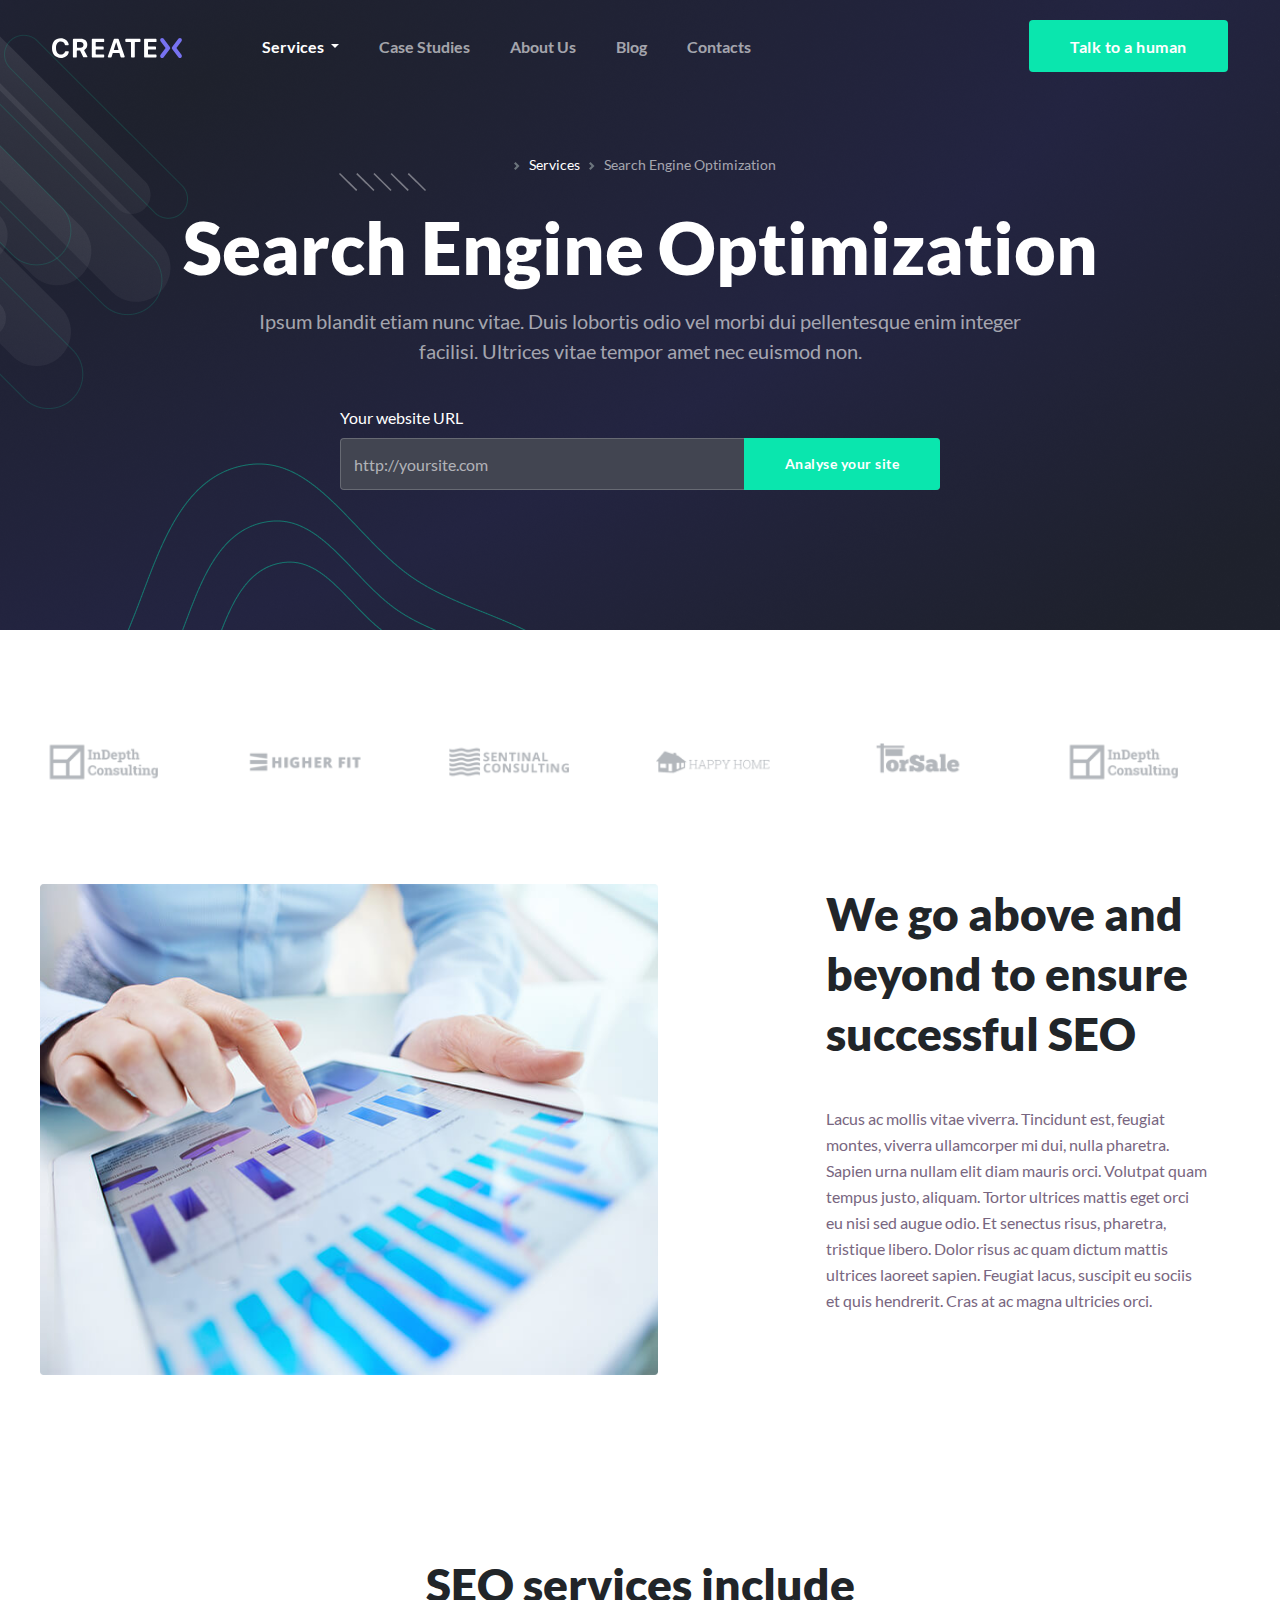
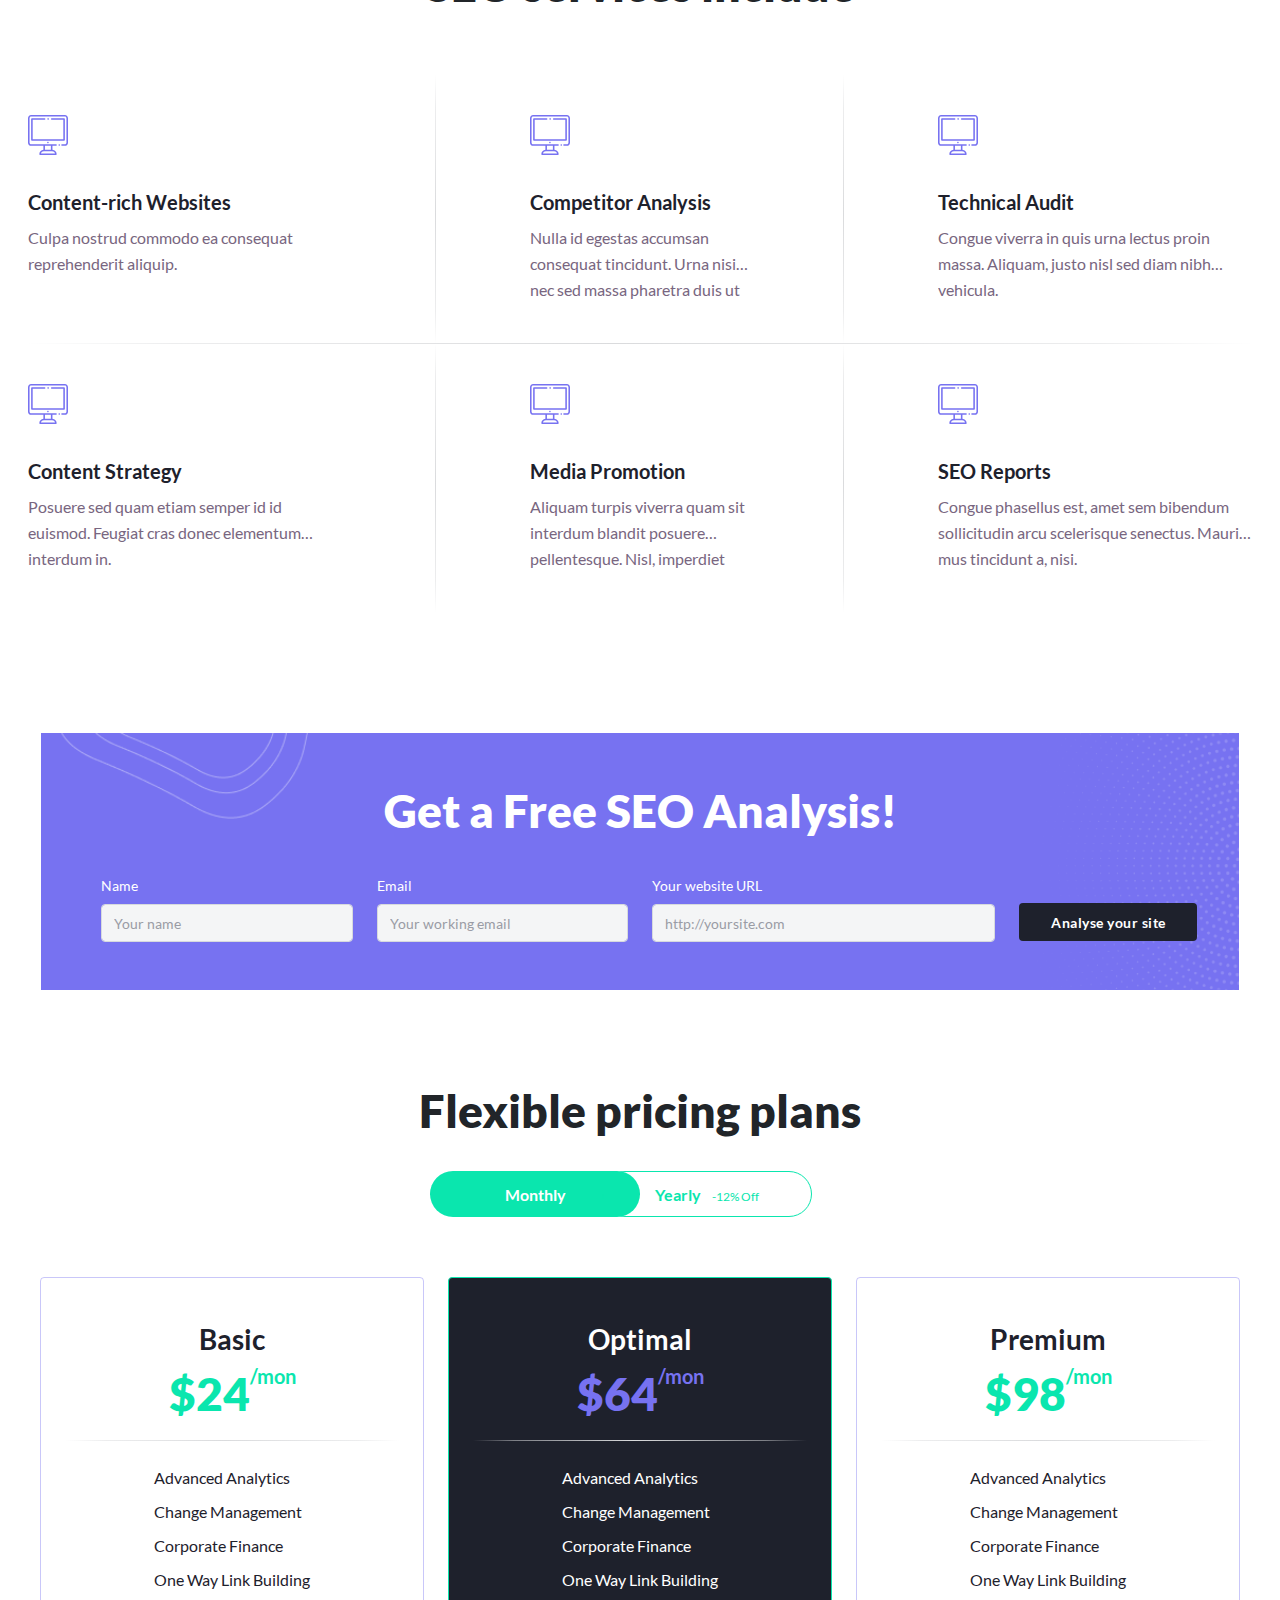
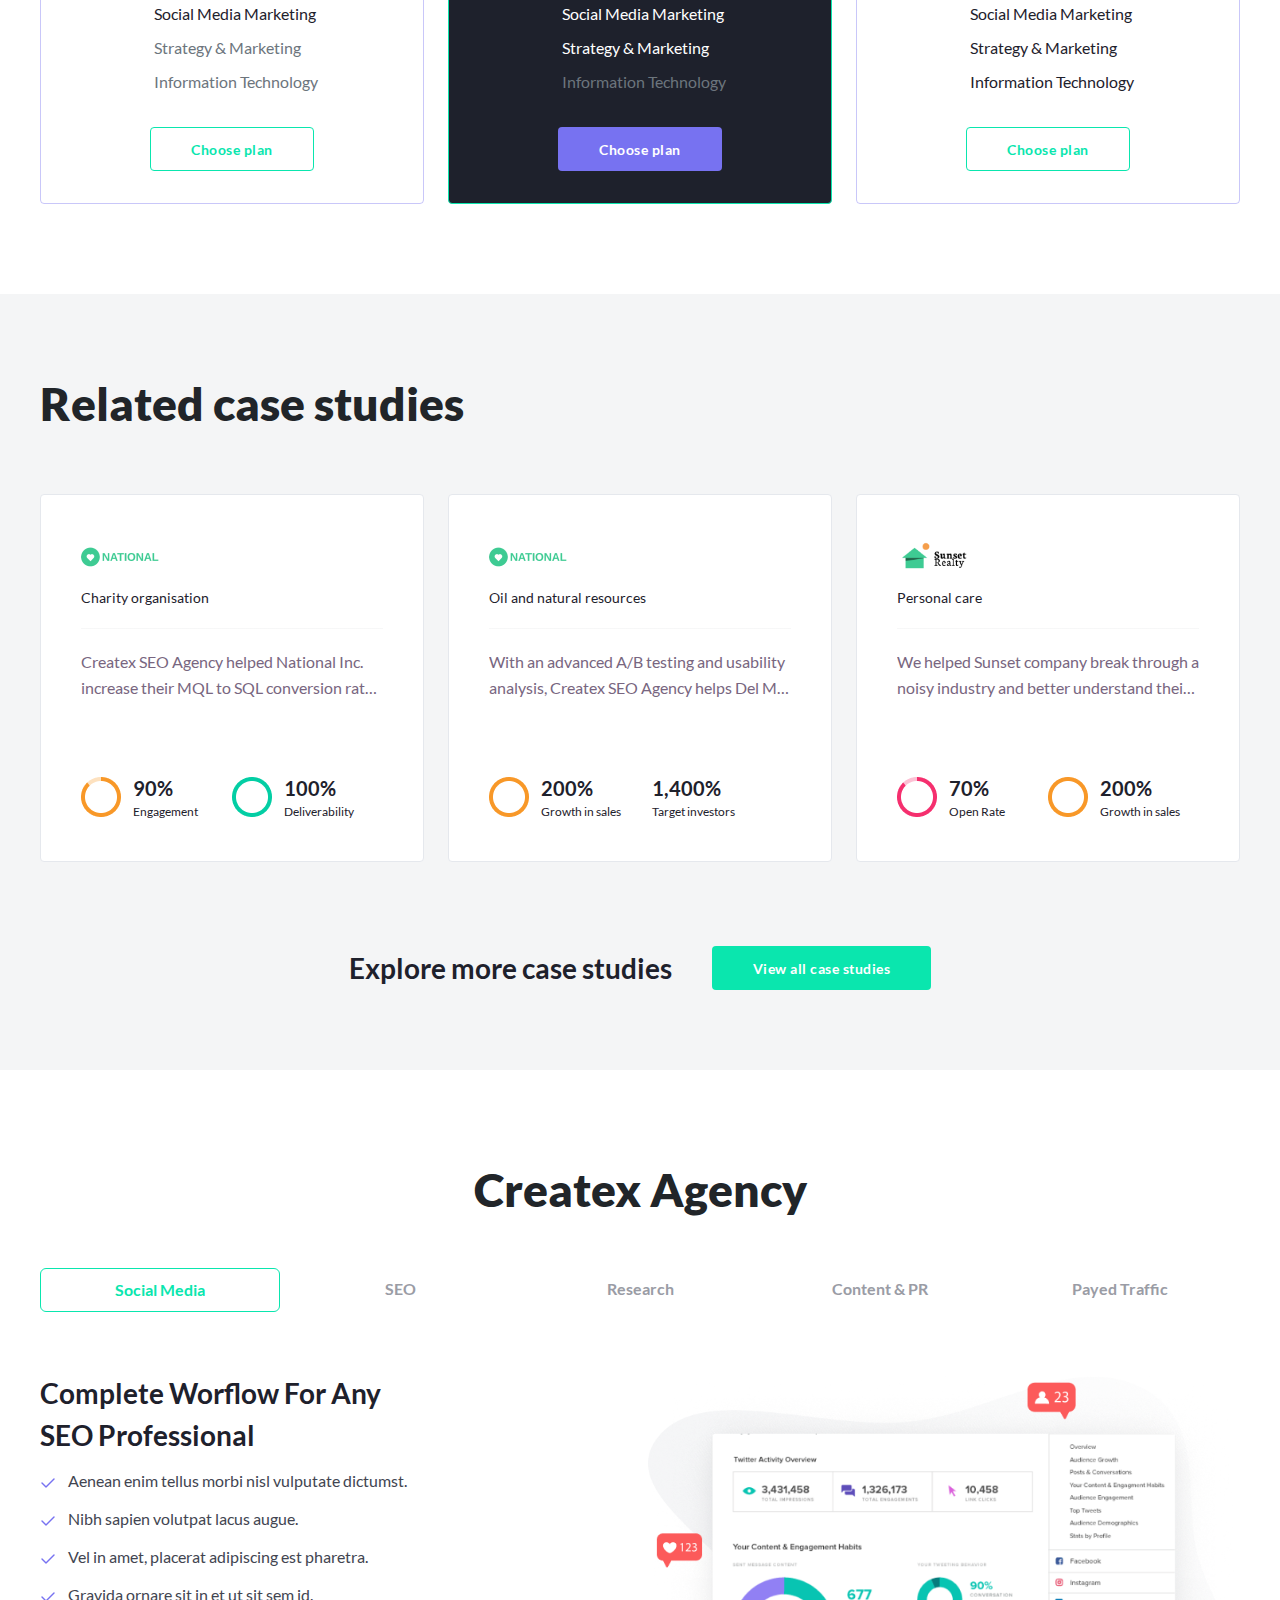
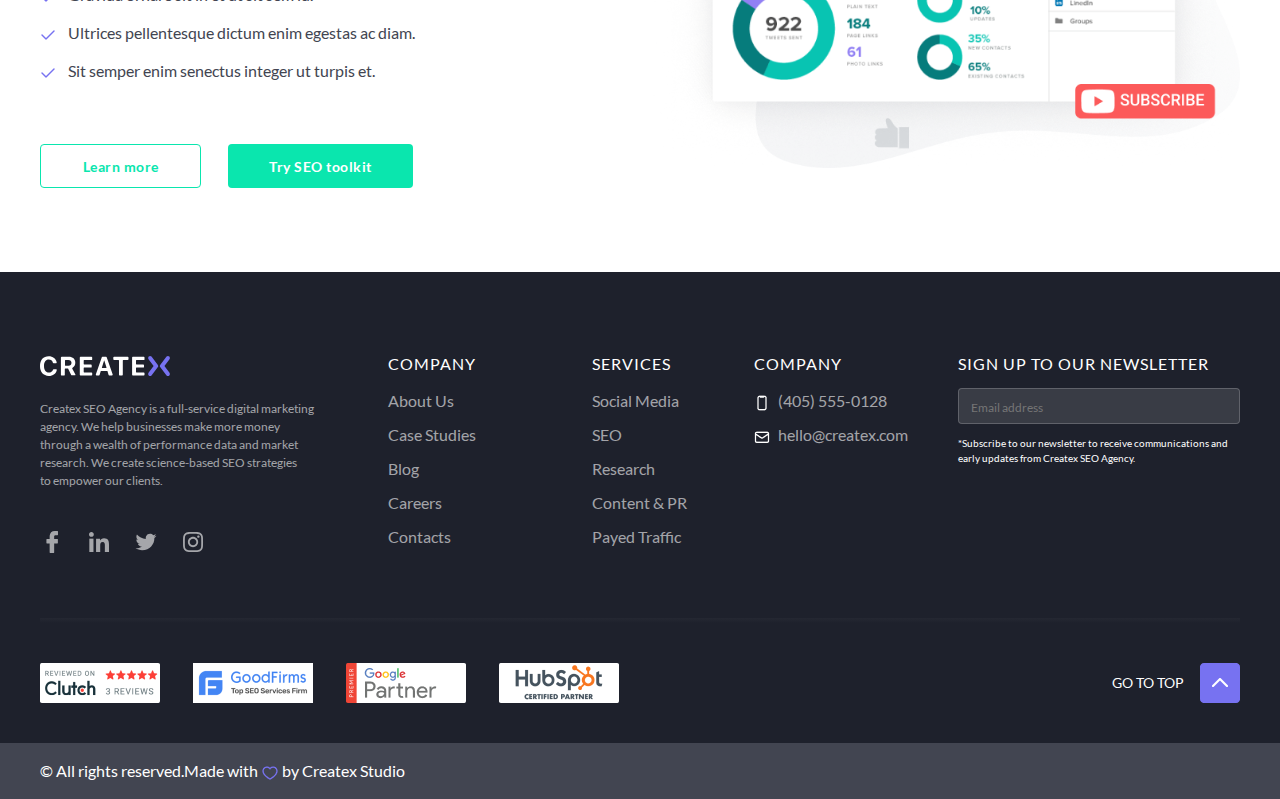
<file: optimization.html>
<!DOCTYPE html>
<html lang="en">
  <head>
    <meta charset="UTF-8">
    <meta name="viewport" content="width=device-width, initial-scale=1.0">
    <meta http-equiv="X-UA-Compatible" content="ie=edge">
    <link rel="shortcut icon" href="assets/img/logo/favicon.png" type="image/x-icon">
    <title>SEO & Marketing</title>
    <!---=======FONTAWESOME====--->
    <link rel="stylesheet" href="https://cdnjs.cloudflare.com/ajax/libs/font-awesome/6.2.0/css/all.min.css"
      integrity="sha512-xh6O/CkQoPOWDdYTDqeRdPCVd1SpvCA9XXcUnZS2FmJNp1coAFzvtCN9BmamE+4aHK8yyUHUSCcJHgXloTyT2A=="
      crossorigin="anonymous" referrerpolicy="no-referrer" />
    <!---=======FONTAWESOME====--->
    <!-----======BOOTSTRAP CSS==========-->
    <link rel="stylesheet" href="assets/plug-in/bootstrap/bootstrap.min.css">
    <!-----======BOOTSTRAP CSS==========-->
    <!-------======CUSTOM CSS======-->
    <link rel="stylesheet" href="assets/css/styles.css">
    <!-------======CUSTOM CSS======-->
  </head>
  <body>
    <!--TALK MODAL STARTS---->
    <div class="modal fade" id="talk-modal" tabindex="-1" aria-labelledby="exampleModalLabel" aria-hidden="true">
      <div class="modal-dialog">
        <div class="modal-content">
          <div class="modal-header">
            <button type="button" class="btn-close" data-bs-dismiss="modal" aria-label="Close"></button>
          </div>
          <div class="modal-body">
            <h4 class="modal-title fs-5 text-center" id="exampleModalLabel">Subscribe to our newsletter</h4>
            <form>
              <div class="mb-3">
                <label for="talk-name" class="form-label">Name*</label>
                <input type="text" class="form-control" id="talk-name" placeholder="Your name" required>
              </div>
              <div class="mb-3">
                <label for="talk-email" class="form-label">Email*</label>
                <input type="email" class="form-control" id="talk-email" placeholder="Your working email" required>
              </div>
              <div class="d-grid gap-2">
                <button type="submit" class="filled-button">SEND</button>
              </div>
            </form>
          </div>
        </div>
      </div>
    </div>
    <!-- TALK MODAL ENDS -->
    <div class="cover" style="background: url('assets/img/optimization/background.png');" id="totop">
      <!----HEADER STARTS------------>
      <header class="main-header">
        <nav class="navbar navbar-expand-lg">
          <div class="container custom-container">
            <a class="" href="index.html">
              <div class="logo-wrapper">
                <img src="assets/img/logo/header-logo.svg" alt="Logo">
              </div>
            </a>
            <button class="navbar-toggler" type="button" data-bs-toggle="collapse"
              data-bs-target="#navbarSupportedContent" aria-controls="navbarSupportedContent" aria-expanded="false"
              aria-label="Toggle navigation">
              <span class="navbar-toggler-icon"></span>
            </button>
            <div class="collapse navbar-collapse" id="navbarSupportedContent">
              <ul class="navbar-nav me-auto mb-2 mb-lg-0 header-link">
                <li class="nav-item dropdown header-active">
                  <a class="nav-link dropdown-toggle " href="services.html" role="button" data-bs-toggle="dropdown"
                    aria-expanded="false">
                    Services
                  </a>
                  <ul class="dropdown-menu">
                    <li><a class="dropdown-item" href="services.html">Services</a></li>
                    <li><a class="dropdown-item" href="careers.html">Career</a></li>
                    <li><a class="dropdown-item" href="optimization.html">Search Engine Optimization</a></li>
                    <li><a class="dropdown-item" href="rate.html">Rate for Lovato Company</a></li>
                    <li><a class="dropdown-item" href="maximize.html">Maximize</a></li>
                    <li><a class="dropdown-item" href="rate.html">Our Rate</a></li>
                  </ul>
                </li>
                <li class="nav-item">
                  <a class="nav-link" href="case-studies.html">Case Studies</a>
                </li>
                <li class="nav-item">
                  <a class="nav-link" href="about.html">About Us</a>
                </li>
                <li class="nav-item">
                  <a class="nav-link" href="blog.html">Blog</a>
                </li>
                <li class="nav-item">
                  <a class="nav-link" href="contact.html">Contacts</a>
                </li>
              </ul>
              <div class="header-call">
                <a href="#" class="filled-button header-btn" data-bs-toggle="modal" data-bs-target="#talk-modal">Talk to a human</a>
              </div>
            </div>
          </div>
        </nav>
      </header>
      <!----HEADER-ENDS----------->
      <!-----HERO--STARTS--------------->
      <section class="hero hero-optimization">
        <div class="custom-container">
          <div class="page-breadcrumb">
            <nav
              style="--bs-breadcrumb-divider: url(&#34;data:image/svg+xml,%3Csvg xmlns='http://www.w3.org/2000/svg' width='8' height='8'%3E%3Cpath d='M2.5 0L1 1.5 3.5 4 1 6.5 2.5 8l4-4-4-4z' fill='%236c757d'/%3E%3C/svg%3E&#34;);"
              aria-label="breadcrumb">
              <ol class="breadcrumb d-flex align-items-center justify-content-center">
                <li class="breadcrumb-item"><a href="index.html"><i class="fa-solid fa-house"></i></a></li>
                <li class="breadcrumb-item" aria-current="page"><a href="services.html">Services</a></li>
                <li class="breadcrumb-item active" aria-current="page">Search Engine Optimization</li>
              </ol>
            </nav>
          </div>
          <h1 class="page-title">Search Engine Optimization</h1>
          <p class="page-descr">Ipsum blandit etiam nunc vitae. Duis lobortis odio vel morbi dui pellentesque enim
            integer facilisi. Ultrices vitae tempor amet nec euismod non. </p>
          <div class="page-form">
            <form action="">
              <div class="page-input-wrapper">
                <label for="pageSubscribe">Your website URL</label>
                <div class="page-input">
                  <input type="email" name="pageSubscribe" id="pageSubscribe" placeholder="http://yoursite.com">
                </div>
              </div>
              <button class="filled-button">Analyse your site</button>
            </form>
          </div>
        </div>
      </section>
      <!-----HERO--ENDS--------------->
    </div>
    <!--OUR CLIENTS STARTS---->
    <section class="seo">
      <div class="custom-container">
        <div class="partners">
          <div class="row">
            <div class="col-6 col-sm-4 col-lg-2">
              <div class="partner-wrapper">
                <div class="partner">
                  <img src="assets/img/homepage/client-logo1.png" alt="partner">
                </div>
                <div class="partner-none">
                  <img src="assets/img/homepage/client-logo6.png" alt="">
                </div>
              </div>
            </div>
            <div class="col-6 col-sm-4 col-lg-2">
              <div class="partner-wrapper">
                <div class="partner">
                  <img src="assets/img/homepage/client-logo2.png" alt="partner">
                </div>
                <div class="partner-none">
                  <img src="assets/img/homepage/client-logo6.png" alt="partner">
                </div>
              </div>
            </div>
            <div class="col-6 col-sm-4 col-lg-2">
              <div class="partner-wrapper">
                <div class="partner">
                  <img src="assets/img/homepage/client-logo3.png" alt="partner">
                </div>
                <div class="partner-none">
                  <img src="assets/img/homepage/client-logo6.png" alt="partner">
                </div>
              </div>
            </div>
            <div class="col-6 col-sm-4 col-lg-2">
              <div class="partner-wrapper">
                <div class="partner">
                  <img src="assets/img/homepage/client-logo4.png" alt="partner">
                </div>
                <div class="partner-none">
                  <img src="assets/img/homepage/client-logo6.png" alt="partner">
                </div>
              </div>
            </div>
            <div class="col-6 col-sm-4 col-lg-2">
              <div class="partner-wrapper">
                <div class="partner">
                  <img src="assets/img/homepage/client-logo5.png" alt="partner">
                </div>
                <div class="partner-none">
                  <img src="assets/img/homepage/client-logo6.png" alt="partner">
                </div>
              </div>
            </div>
            <div class="col-6 col-sm-4 col-lg-2">
              <div class="partner-wrapper">
                <div class="partner">
                  <img src="assets/img/homepage/client-logo1.png" alt="partner">
                </div>
                <div class="partner-none">
                  <img src="assets/img/homepage/client-logo6.png" alt="partner">
                </div>
              </div>
            </div>
          </div>
        </div>
        <div class="home-about-wrapper">
          <div class="row">
            <div class="col-12 col-sm-12 col-md-7">
              <div class="home-about-col">
                <div class="home-about-pic">
                  <img src="assets/img/optimization/seo-success.png" alt="our success">
                </div>
              </div>
            </div>
            <div class="col-12 col-sm-12 col-md-5">
              <div class="home-about-left">
                <h2 class="section-title">We go above and beyond to ensure successful SEO </h2>
                <p class="home-about__descr">Lacus ac mollis vitae viverra. Tincidunt est, feugiat montes, viverra
                  ullamcorper mi dui, nulla pharetra. Sapien urna nullam elit diam mauris orci. Volutpat quam tempus
                  justo, aliquam. Tortor ultrices mattis eget orci eu nisi sed augue odio. Et senectus risus, pharetra,
                  tristique libero. Dolor risus ac quam dictum mattis ultrices laoreet sapien. Feugiat lacus, suscipit
                  eu sociis et quis hendrerit. Cras at ac magna ultricies orci.
                </p>
              </div>
            </div>
          </div>
        </div>
      </div>
    </section>
    <!--OUR CLIENTS ENDS---->
    <!---SEO SERVICES STARTS---->
    <section class="seo-services">
      <div class="custom-container">
        <div class="section-title text-center">SEO services include</div>
        <div class="seo-service">
          <div class="row">
            <div class="col-12 col-sm-4 col-md-4">
              <div class="seo-service_item">
                <div class="seo-box_img">
                  <img src="assets/img/icon/ic-computer.svg" alt="market icon">
                </div>
                <div class="seo-box_content text-left">
                  <strong class="seo-box_ttl">Content-rich Websites</strong>
                  <p class="seo-box_descr">
                    Culpa nostrud commodo ea consequat reprehenderit aliquip.
                  </p>
                </div>
              </div>
            </div>
            <div class="col-12 col-sm-4 col-md-4">
              <div class="seo-service_item">
                <div class="seo-box_img">
                  <img src="assets/img/icon/ic-computer.svg" alt="market icon">
                </div>
                <div class="seo-box_content text-left">
                  <strong class="seo-box_ttl">Competitor Analysis</strong>
                  <p class="seo-box_descr">
                    Nulla id egestas accumsan consequat tincidunt. Urna nisi, nec sed massa pharetra duis ut porttitor.
                  </p>
                </div>
              </div>
            </div>
            <div class="col-12 col-sm-4 col-md-4">
              <div class="seo-service_item">
                <div class="seo-box_img">
                  <img src="assets/img/icon/ic-computer.svg" alt="market icon">
                </div>
                <div class="seo-box_content text-left">
                  <strong class="seo-box_ttl">Technical Audit</strong>
                  <p class="seo-box_descr">
                    Congue viverra in quis urna lectus proin massa. Aliquam, justo nisl sed diam nibh vehicula.
                  </p>
                </div>
              </div>
            </div>
          </div>
          <div class="row">
            <div class="col-12 col-sm-4 col-md-4">
              <div class="seo-service_item">
                <div class="seo-box_img">
                  <img src="assets/img/icon/ic-computer.svg" alt="market icon">
                </div>
                <div class="seo-box_content text-left">
                  <strong class="seo-box_ttl">Content Strategy</strong>
                  <p class="seo-box_descr">
                    Posuere sed quam etiam semper id id euismod. Feugiat cras donec elementum interdum in.
                  </p>
                </div>
              </div>
            </div>
            <div class="col-12 col-sm-4 col-md-4">
              <div class="seo-service_item">
                <div class="seo-box_img">
                  <img src="assets/img/icon/ic-computer.svg" alt="market icon">
                </div>
                <div class="seo-box_content text-left">
                  <strong class="seo-box_ttl">Media Promotion</strong>
                  <p class="seo-box_descr">
                    Aliquam turpis viverra quam sit interdum blandit posuere pellentesque. Nisl, imperdiet gravida massa
                    neque.
                  </p>
                </div>
              </div>
            </div>
            <div class="col-12 col-sm-4 col-md-4">
              <div class="seo-service_item">
                <div class="seo-box_img">
                  <img src="assets/img/icon/ic-computer.svg" alt="market icon">
                </div>
                <div class="seo-box_content text-left">
                  <strong class="seo-box_ttl">SEO Reports</strong>
                  <p class="seo-box_descr">
                    Congue phasellus est, amet sem bibendum sollicitudin arcu scelerisque senectus. Mauris, mus
                    tincidunt a, nisi.
                  </p>
                </div>
              </div>
            </div>
          </div>
        </div>
      </div>
    </section>
    <!---SEO SERVICES ENDS---->
    <!---PURPLE FORM STARTS--->
    <section class="purple-form">
      <div class="custom-container">
        <div class="purple-form_cover"
          style="background: url('assets/img/optimization/form-bf.png') center center/cover no-repeat ">
          <div class="section-title text-center text-white">Get a Free SEO Analysis!</div>
          <div class="purple-form_wrapper">
            <form>
              <div class="row">
                <div class="col-12 col-sm-6 col-md-3">
                  <label for="first-name" class="form-label">Name</label>
                  <input type="text" class="form-control" placeholder="Your name" id="first-name">
                </div>
                <div class="col-12 col-sm-6 col-md-3">
                  <label for="your-email" class="form-label">Email</label>
                  <input type="email" class="form-control" id="your-email" placeholder="Your working email">
                </div>
                <div class="col-12 col-sm-6 col-md-4">
                  <label for="your-website" class="form-label">Your website URL</label>
                  <input type="url" id="your-website" class="form-control" placeholder="http://yoursite.com">
                </div>
                <div class="col-12 col-md-6 col-xl-2">
                  <button type="submit" class="filled-button">Analyse your site</button>
                </div>
              </div>
            </form>
          </div>
        </div>
      </div>
    </section>
    <!---PURPLE FORM ENDS-->
    <!----PRICING STARTS-->
    <section class="home-pricing">
      <div class="custom-container">
        <h2 class="section-title">Flexible pricing plans</h2>
        <div class="pricing-tabs">
          <nav class="custom-tab__nav">
            <a href="#" class="active">Monthly</a>
            <a href="#">Yearly <small>-12% Off</small></a>
          </nav>
        </div>
        <div class="pricing-elements">
          <div class="row">
            <div class="col-12 col-sm-6 col-md-4 col-lg-4">
              <a href="#">
                <div class="pricing-element">
                  <div class="pricing-element-top">
                    <h5 class="pricing-element__name">Basic</h5>
                    <h3 class="pricing-element__ttl">$24<sup>/mon</sup></h3>
                  </div>
                  <div class="pricing-element__details d-flex justify-content-center align-items-center flex-column">
                    <div class="pricing-detail d-flex align-items-center">
                      <span><i class="fa-solid fa-check"></i></span>
                      <span>Advanced Analytics</span>
                    </div>
                    <div class="pricing-detail d-flex align-items-center">
                      <span><i class="fa-solid fa-check"></i></span>
                      <span>Change Management</span>
                    </div>
                    <div class="pricing-detail d-flex align-items-center">
                      <span><i class="fa-solid fa-check"></i></span>
                      <span>Corporate Finance</span>
                    </div>
                    <div class="pricing-detail d-flex align-items-center">
                      <span><i class="fa-solid fa-check"></i></span>
                      <span>One Way Link Building</span>
                    </div>
                    <div class="pricing-detail d-flex align-items-center">
                      <span><i class="fa-solid fa-check"></i></span>
                      <span>Social Media Marketing</span>
                    </div>
                    <div class="pricing-detail d-flex align-items-center">
                      <span><i class="fa-solid fa-xmark text-muted"></i></span>
                      <span class="text-muted">Strategy & Marketing</span>
                    </div>
                    <div class="pricing-detail d-flex align-items-center">
                      <span><i class="fa-solid fa-xmark text-muted"></i></span>
                      <span class="text-muted">Information Technology</span>
                    </div>
                    <div class="pricing-button d-flex align-items-center justify-content-center">
                      <a href="#" class="empty-button">Choose plan</a>
                    </div>
                  </div>
                </div>
              </a>
            </div>
            <div class="col-12 col-sm-6 col-md-4 col-lg-4">
              <a href="#">
                <div class="pricing-element active">
                  <div class="pricing-element-top">
                    <h5 class="pricing-element__name">Optimal</h5>
                    <h3 class="pricing-element__ttl">$64<sup>/mon</sup></h3>
                  </div>
                  <div class="pricing-element__details d-flex justify-content-center align-items-center flex-column">
                    <div class="pricing-detail d-flex align-items-center">
                      <span><i class="fa-solid fa-check"></i></span>
                      <span>Advanced Analytics</span>
                    </div>
                    <div class="pricing-detail d-flex align-items-center">
                      <span><i class="fa-solid fa-check"></i></span>
                      <span>Change Management</span>
                    </div>
                    <div class="pricing-detail d-flex align-items-center">
                      <span><i class="fa-solid fa-check"></i></span>
                      <span>Corporate Finance</span>
                    </div>
                    <div class="pricing-detail d-flex align-items-center">
                      <span><i class="fa-solid fa-check"></i></span>
                      <span>One Way Link Building</span>
                    </div>
                    <div class="pricing-detail d-flex align-items-center">
                      <span><i class="fa-solid fa-check"></i></span>
                      <span>Social Media Marketing</span>
                    </div>
                    <div class="pricing-detail d-flex align-items-center">
                      <span><i class="fa-solid fa-check"></i></span>
                      <span>Strategy & Marketing</span>
                    </div>
                    <div class="pricing-detail d-flex align-items-center">
                      <span><i class="fa-solid fa-xmark text-muted"></i></span>
                      <span class="text-muted">Information Technology</span>
                    </div>
                    <div class="pricing-button d-flex align-items-center justify-content-center">
                      <a href="#" class="empty-button">Choose plan</a>
                    </div>
                  </div>
                </div>
              </a>
            </div>
            <div class="col-12 col-sm-6 col-md-4 col-lg-4">
              <a href="#">
                <div class="pricing-element">
                  <div class="pricing-element-top">
                    <h5 class="pricing-element__name">Premium</h5>
                    <h3 class="pricing-element__ttl">$98<sup>/mon</sup></h3>
                  </div>
                  <div class="pricing-element__details d-flex justify-content-center align-items-center flex-column">
                    <div class="pricing-detail d-flex align-items-center">
                      <span><i class="fa-solid fa-check"></i></span>
                      <span>Advanced Analytics</span>
                    </div>
                    <div class="pricing-detail d-flex align-items-center">
                      <span><i class="fa-solid fa-check"></i></span>
                      <span>Change Management</span>
                    </div>
                    <div class="pricing-detail d-flex align-items-center">
                      <span><i class="fa-solid fa-check"></i></span>
                      <span>Corporate Finance</span>
                    </div>
                    <div class="pricing-detail d-flex align-items-center">
                      <span><i class="fa-solid fa-check"></i></span>
                      <span>One Way Link Building</span>
                    </div>
                    <div class="pricing-detail d-flex align-items-center">
                      <span><i class="fa-solid fa-check"></i></span>
                      <span>Social Media Marketing</span>
                    </div>
                    <div class="pricing-detail d-flex align-items-center">
                      <span><i class="fa-solid fa-check"></i></span>
                      <span>Strategy & Marketing</span>
                    </div>
                    <div class="pricing-detail d-flex align-items-center">
                      <span><i class="fa-solid fa-check"></i></span>
                      <span>Information Technology</span>
                    </div>
                    <div class="pricing-button d-flex align-items-center justify-content-center">
                      <a href="#" class="empty-button">Choose plan</a>
                    </div>
                  </div>
                </div>
              </a>
            </div>
          </div>
        </div>
    </section>
    <!---PRICING ENDS--->
    <!----CASE STUDIOS STARTS--->
    <section class="case-studios">
      <div class="custom-container">
        <div class="section-title text-start">Related case studies</div>
        <div class="case-card-wrapper">
          <div class="row">
            <div class="col-12 col-sm-6 col-md-6 col-lg-4">
              <a href="#">
                <div class="case-card-cover">
                  <div class="case-card">
                  </div>
                  <div class="case-card-inner">
                    <div class="case-card-head">
                      <div class="case-card-logo">
                        <img src="assets/img/homepage/client-logo-1.png" alt="client logo">
                      </div>
                      <span>Charity organisation</span>
                    </div>
                    <div class="case-card-body">
                      <p class="case-card-descr">Createx SEO Agency helped National Inc. increase their MQL to SQL
                        conversion rate by 300%.</p>
                      <div class="case-card-rates">
                        <div class="case-card-rate">
                          <div class="case-rate-img">
                            <img src="assets/img/homepage/circle-card-orange.png" alt="rate">
                          </div>
                          <div class="case-rate-txt">
                            <strong>90%</strong>
                            <span>Engagement</span>
                          </div>
                        </div>
                        <div class="case-card-rate">
                          <div class="case-rate-img">
                            <img src="assets/img/homepage/circle-success.png" alt="rate">
                          </div>
                          <div class="case-rate-txt">
                            <strong>100%</strong>
                            <span>Deliverability</span>
                          </div>
                        </div>
                      </div>
                    </div>
                  </div>
                </div>
              </a>
            </div>
            <div class="col-12 col-sm-6 col-md-6 col-lg-4">
              <a href="#">
                <div class="case-card-cover">
                  <div class="case-card">
                  </div>
                  <div class="case-card-inner">
                    <div class="case-card-head">
                      <div class="case-card-logo">
                        <img src="assets/img/homepage/client-logo-1.png" alt="client logo">
                      </div>
                      <span>Oil and natural resources</span>
                    </div>
                    <div class="case-card-body">
                      <p class="case-card-descr">With an advanced A/B testing and usability analysis, Createx SEO Agency
                        helps Del Mar see a 400% increase in conversion rate.</p>
                      <div class="case-card-rates">
                        <div class="case-card-rate">
                          <div class="case-rate-img">
                            <img src="assets/img/homepage/circle-orange-100.png" alt="rate">
                          </div>
                          <div class="case-rate-txt">
                            <strong>200%</strong>
                            <span>Growth in sales</span>
                          </div>
                        </div>
                        <div class="case-card-rate">
                          <div class="case-rate-txt">
                            <strong>1,400%</strong>
                            <span>Target investors</span>
                          </div>
                        </div>
                      </div>
                    </div>
                  </div>
                </div>
              </a>
            </div>
            <div class="col-12 col-sm-6 col-md-6 col-lg-4">
              <a href="#">
                <div class="case-card-cover">
                  <div class="case-card">
                  </div>
                  <div class="case-card-inner">
                    <div class="case-card-head">
                      <div class="case-card-logo">
                        <img src="assets/img/homepage/client-logo6.png" alt="client logo">
                      </div>
                      <span>Personal care</span>
                    </div>
                    <div class="case-card-body">
                      <p class="case-card-descr">We helped Sunset company break through a noisy industry and better
                        understand their buyer's journey.</p>
                      <div class="case-card-rates">
                        <div class="case-card-rate">
                          <div class="case-rate-img">
                            <img src="assets/img/homepage/circle-pink.png" alt="rate">
                          </div>
                          <div class="case-rate-txt">
                            <strong>70%</strong>
                            <span>Open Rate</span>
                          </div>
                        </div>
                        <div class="case-card-rate">
                          <div class="case-rate-img">
                            <img src="assets/img/homepage/circle-orange-100.png" alt="rate">
                          </div>
                          <div class="case-rate-txt">
                            <strong>200%</strong>
                            <span>Growth in sales</span>
                          </div>
                        </div>
                      </div>
                    </div>
                  </div>
                </div>
              </a>
            </div>
          </div>
        </div>
        <div class="case-studios-bottom">
          <div class="studios-bottom-ttl">Explore more case studies</div>
          <div class="studios-btn">
            <a href="#" class="filled-button">View all case studies</a>
          </div>
        </div>
      </div>
    </section>
    <!----CASE STUDIOS ENDS-->
    <!-----HOMEPAGE SERVICES-STARTS---------------->
    <section class="home-service optimization-service">
      <div class="custom-container">
        <h2 class="section-title">Createx Agency </h2>
        <div class="home-service-tabs">
          <ul class="nav nav-pills nav-justified">
            <li class="nav-item">
              <a class="nav-link active" aria-current="page" href="#">Social Media</a>
            </li>
            <li class="nav-item">
              <a class="nav-link" href="#">SEO</a>
            </li>
            <li class="nav-item">
              <a class="nav-link" href="#">Research</a>
            </li>
            <li class="nav-item">
              <a class="nav-link" href="#">Content & PR</a>
            </li>
            <li class="nav-item">
              <a class="nav-link" href="#">Payed Traffic</a>
            </li>
          </ul>
        </div>
        <div class="worflow">
          <div class="row">
            <div class="col-12 col-sm-12 col-lg-4">
              <div class="workflow-inner">
                <p class="worflow-title">Complete Worflow For Any SEO Professional</p>
                <div class="mark-titles">
                  <div class="mark-text d-flex align-items-center">
                    <div class="mark-icon">
                      <img src="assets/img/homepage/Mark.png" alt="mark">
                    </div>
                    <span>Aenean enim tellus morbi nisl vulputate dictumst.</span>
                  </div>
                  <div class="mark-text d-flex align-items-center">
                    <div class="mark-icon">
                      <img src="assets/img/homepage/Mark.png" alt="mark">
                    </div>
                    <span>Nibh sapien volutpat lacus augue.</span>
                  </div>
                  <div class="mark-text d-flex align-items-center">
                    <div class="mark-icon">
                      <img src="assets/img/homepage/Mark.png" alt="mark">
                    </div>
                    <span>Vel in amet, placerat adipiscing est pharetra.</span>
                  </div>
                  <div class="mark-text d-flex align-items-center">
                    <div class="mark-icon">
                      <img src="assets/img/homepage/Mark.png" alt="mark">
                    </div>
                    <span>Gravida ornare sit in et ut sit sem id.</span>
                  </div>
                  <div class="mark-text d-flex align-items-center">
                    <div class="mark-icon">
                      <img src="assets/img/homepage/Mark.png" alt="mark">
                    </div>
                    <span>Ultrices pellentesque dictum enim egestas ac diam.</span>
                  </div>
                  <div class="mark-text d-flex align-items-center">
                    <div class="mark-icon">
                      <img src="assets/img/homepage/Mark.png" alt="mark">
                    </div>
                    <span>Sit semper enim senectus integer ut turpis et.</span>
                  </div>
                </div>
                <div class="workflow-buttons">
                  <a href="#" class="empty-button">Learn more</a>
                  <a href="#" class="filled-button">Try SEO toolkit</a>
                </div>
              </div>
            </div>
            <div class="col-12 col-sm-12 col-lg-8">
              <div class="workflow-cover">
                <div class="workflow-layer">
                  <img src="assets/img/homepage/bg-shape.png" alt="illustration">
                  <div class="workflow-main__illustation">
                    <img src="assets/img/homepage/workflow-illustration.png" alt="illustration">
                  </div>
                </div>
              </div>
            </div>
          </div>
        </div>
      </div>
    </section>
    <!----HOMEPAGE SERVICES ENDS--->
    <!----FOOTER STARTS-->
    <footer class="main-footer">
      <div class="custom-container">
        <div class="footer-up responsive-container">
          <div class="row">
            <div class="col-12 col-sm-6 col-md-6 col-xl-3">
              <div class="footer-col">
                <a class="" href="index.html">
                  <div class="logo-wrapper">
                    <img src="assets/img/logo/header-logo.svg" alt="Logo">
                  </div>
                </a>
                <p class="footer-up__descr">
                  Createx SEO Agency is a full-service digital marketing agency. We help businesses make more money
                  through a wealth of performance data and market research. We create science-based SEO strategies
                  to empower our clients.
                </p>
                <div class="footer-up__ul">
                  <ul>
                    <li>
                      <a href="#">
                        <div class="footer-icon">
                          <svg width="24" height="24" viewBox="0 0 24 24" fill="none"
                            xmlns="http://www.w3.org/2000/svg">
                            <g opacity="0.6">
                              <path
                                d="M17.5628 1.00458L14.7856 1C11.6654 1 9.64903 3.12509 9.64903 6.41423V8.91055H6.85662C6.61532 8.91055 6.41992 9.1115 6.41992 9.35937V12.9763C6.41992 13.2241 6.61554 13.4249 6.85662 13.4249H9.64903V22.5514C9.64903 22.7993 9.84443 23 10.0857 23H13.729C13.9703 23 14.1657 22.799 14.1657 22.5514V13.4249H17.4307C17.672 13.4249 17.8674 13.2241 17.8674 12.9763L17.8688 9.35937C17.8688 9.24036 17.8226 9.12638 17.7409 9.04215C17.6591 8.95793 17.5477 8.91055 17.4318 8.91055H14.1657V6.79439C14.1657 5.77728 14.4017 5.26094 15.6915 5.26094L17.5624 5.26025C17.8035 5.26025 17.9989 5.0593 17.9989 4.81166V1.45317C17.9989 1.20576 17.8037 1.00504 17.5628 1.00458Z"
                                fill="white" />
                            </g>
                          </svg>

                        </div>
                      </a>
                    </li>
                    <li>
                      <a href="#">
                        <div class="footer-icon">
                          <svg width="24" height="24" viewBox="0 0 24 24" fill="none"
                            xmlns="http://www.w3.org/2000/svg">
                            <g opacity="0.6">
                              <path
                                d="M21.995 22L22 21.9992V14.6642C22 11.0758 21.2275 8.31167 17.0325 8.31167C15.0158 8.31167 13.6625 9.41833 13.11 10.4675H13.0517V8.64667H9.07416V21.9992H13.2158V15.3875C13.2158 13.6467 13.5458 11.9633 15.7017 11.9633C17.8258 11.9633 17.8575 13.95 17.8575 15.4992V22H21.995Z"
                                fill="white" />
                              <path d="M2.32999 8.6475H6.47666V22H2.32999V8.6475Z" fill="white" />
                              <path
                                d="M4.40167 2C3.07583 2 2 3.07583 2 4.40167C2 5.7275 3.07583 6.82583 4.40167 6.82583C5.7275 6.82583 6.80333 5.7275 6.80333 4.40167C6.8025 3.07583 5.72667 2 4.40167 2Z"
                                fill="white" />
                            </g>
                          </svg>
                        </div>
                      </a>
                    </li>
                    <li>
                      <a href="#">
                        <div class="footer-icon">
                          <svg width="24" height="24" viewBox="0 0 24 24" fill="none"
                            xmlns="http://www.w3.org/2000/svg">
                            <g opacity="0.6">
                              <path
                                d="M22.5 5.77233C21.7271 6.10027 20.8978 6.32267 20.0264 6.42196C20.9161 5.91181 21.5972 5.10263 21.92 4.1414C21.0854 4.61383 20.1642 4.95688 19.1826 5.14285C18.3966 4.33994 17.2785 3.83984 16.0384 3.83984C13.6593 3.83984 11.7303 5.68691 11.7303 7.9637C11.7303 8.2866 11.7683 8.60199 11.8418 8.90357C8.26201 8.73141 5.08768 7.08917 2.96314 4.59372C2.59176 5.20189 2.38049 5.91053 2.38049 6.66697C2.38049 8.09814 3.14161 9.36093 4.2964 10.0997C3.5904 10.0771 2.92639 9.89116 2.34508 9.58205V9.63357C2.34508 11.6314 3.83056 13.2988 5.80024 13.6783C5.43936 13.7713 5.05882 13.8228 4.66514 13.8228C4.38696 13.8228 4.11794 13.7964 3.85417 13.7461C4.40267 15.3859 5.99315 16.5783 7.87756 16.611C6.40388 17.7167 4.54573 18.3739 2.52749 18.3739C2.17976 18.3739 1.83724 18.3537 1.5 18.3173C3.40671 19.4896 5.67036 20.1732 8.10327 20.1732C16.028 20.1732 20.3597 13.8881 20.3597 8.43741L20.3453 7.90341C21.1917 7.32537 21.9239 6.59912 22.5 5.77233Z"
                                fill="white" />
                            </g>
                          </svg>
                        </div>
                      </a>
                    </li>
                    <li>
                      <a href="#">
                        <div class="footer-icon">
                          <svg width="24" height="24" viewBox="0 0 24 24" fill="none"
                            xmlns="http://www.w3.org/2000/svg">
                            <g opacity="0.6">
                              <path
                                d="M21.9804 7.88005C21.9336 6.81738 21.7617 6.0868 21.5156 5.45374C21.2616 4.78176 20.8709 4.18014 20.359 3.68002C19.8589 3.1721 19.2533 2.77743 18.5891 2.52745C17.9524 2.28127 17.2256 2.10943 16.163 2.06257C15.0923 2.01175 14.7525 2 12.0371 2C9.32172 2 8.98185 2.01175 7.9152 2.05861C6.85253 2.10546 6.12195 2.27746 5.48904 2.52348C4.81692 2.77743 4.2153 3.16814 3.71517 3.68002C3.20726 4.18014 2.81274 4.78573 2.5626 5.44992C2.31643 6.0868 2.14458 6.81341 2.09773 7.87609C2.04691 8.9467 2.03516 9.28658 2.03516 12.002C2.03516 14.7173 2.04691 15.0572 2.09376 16.1239C2.14061 17.1865 2.31261 17.9171 2.55879 18.5502C2.81274 19.2221 3.20726 19.8238 3.71517 20.3239C4.2153 20.8318 4.82088 21.2265 5.48507 21.4765C6.12195 21.7226 6.84856 21.8945 7.91139 21.9413C8.97788 21.9883 9.31791 21.9999 12.0333 21.9999C14.7486 21.9999 15.0885 21.9883 16.1552 21.9413C17.2178 21.8945 17.9484 21.7226 18.5813 21.4765C19.9254 20.9568 20.9881 19.8941 21.5078 18.5502C21.7538 17.9133 21.9258 17.1865 21.9726 16.1239C22.0195 15.0572 22.0312 14.7173 22.0312 12.002C22.0312 9.28658 22.0273 8.9467 21.9804 7.88005ZM20.1794 16.0457C20.1364 17.0225 19.9723 17.5499 19.8355 17.9015C19.4995 18.7728 18.808 19.4643 17.9367 19.8004C17.585 19.9372 17.0538 20.1012 16.0808 20.1441C15.026 20.1911 14.7096 20.2027 12.0411 20.2027C9.37255 20.2027 9.0522 20.1911 8.00113 20.1441C7.02437 20.1012 6.49693 19.9372 6.1453 19.8004C5.71171 19.6402 5.31704 19.3862 4.9967 19.0541C4.6646 18.7298 4.41065 18.3391 4.2504 17.9055C4.11365 17.5539 3.94959 17.0225 3.9067 16.0497C3.8597 14.9948 3.8481 14.6783 3.8481 12.0097C3.8481 9.34122 3.8597 9.02087 3.9067 7.96995C3.94959 6.99319 4.11365 6.46575 4.2504 6.11412C4.41065 5.68038 4.6646 5.28586 5.00067 4.96536C5.32483 4.63327 5.71553 4.37931 6.14927 4.21921C6.5009 4.08247 7.03231 3.9184 8.00509 3.87537C9.05999 3.82851 9.37652 3.81676 12.0449 3.81676C14.7174 3.81676 15.0337 3.82851 16.0848 3.87537C17.0616 3.9184 17.589 4.08247 17.9406 4.21921C18.3742 4.37931 18.7689 4.63327 19.0892 4.96536C19.4213 5.28967 19.6753 5.68038 19.8355 6.11412C19.9723 6.46575 20.1364 6.99701 20.1794 7.96995C20.2262 9.02484 20.238 9.34122 20.238 12.0097C20.238 14.6783 20.2262 14.9908 20.1794 16.0457Z"
                                fill="white" />
                              <path
                                d="M12.0371 6.86423C9.20069 6.86423 6.89937 9.1654 6.89937 12.002C6.89937 14.8385 9.20069 17.1397 12.0371 17.1397C14.8736 17.1397 17.1748 14.8385 17.1748 12.002C17.1748 9.1654 14.8736 6.86423 12.0371 6.86423ZM12.0371 15.3347C10.197 15.3347 8.70438 13.8422 8.70438 12.002C8.70438 10.1617 10.197 8.66924 12.0371 8.66924C13.8774 8.66924 15.3698 10.1617 15.3698 12.002C15.3698 13.8422 13.8774 15.3347 12.0371 15.3347Z"
                                fill="white" />
                              <path
                                d="M18.5776 6.6611C18.5776 7.32346 18.0405 7.86053 17.378 7.86053C16.7156 7.86053 16.1785 7.32346 16.1785 6.6611C16.1785 5.99858 16.7156 5.46167 17.378 5.46167C18.0405 5.46167 18.5776 5.99858 18.5776 6.6611Z"
                                fill="white" />
                            </g>
                          </svg>
                        </div>
                      </a>
                    </li>
                  </ul>
                </div>
              </div>
            </div>
            <div class="col-12 col-sm-6 col-md-6 col-xl-2">
              <div class="footer-col padding-left">
                <p class="footer-title">COMPANY</p>
                <div class="footer-link">
                  <ul>
                    <li><a href="#">About Us</a></li>
                    <li><a href="#">Case Studies</a></li>
                    <li><a href="#">Blog</a></li>
                    <li><a href="#">Careers</a></li>
                    <li><a href="#">Contacts</a></li>
                  </ul>
                </div>
              </div>
            </div>
            <div class="col-12 col-sm-4 col-md-4 col-xl-2">
              <div class="footer-col padding-left">
                <p class="footer-title">SERVICES</p>
                <div class="footer-link">
                  <ul>
                    <li><a href="#">Social Media</a></li>
                    <li><a href="#">SEO</a></li>
                    <li><a href="#">Research</a></li>
                    <li><a href="#">Content & PR</a></li>
                    <li><a href="#">Payed Traffic</a></li>
                  </ul>
                </div>
              </div>
            </div>
            <div class="col-12 col-sm-4 col-md-4 col-xl-2">
              <div class="footer-col">
                <p class="footer-title">COMPANY</p>
                <div class="footer-link">
                  <ul class="flex-ul">
                    <li>
                      <a href="tel:4055550128">
                        <div class="footer-contact">
                          <img src="assets/img/icon/iPhone.png" alt="call us">
                        </div>
                        <span>(405) 555-0128</span>
                      </a>
                    </li>
                    <li>
                      <a href="mailto:hello@createx.com">
                        <div class="footer-contact">
                          <img src="assets/img/icon/Mail.png" alt="mail">
                        </div>
                        <span>hello@createx.com</span>
                      </a>
                    </li>
                  </ul>
                </div>
              </div>
            </div>
            <div class="col-12 col-sm-12 col-md-4 col-xl-3">
              <div class="footer-col">
                <p class="footer-title">SIGN UP TO OUR NEWSLETTER</p>
                <div class="footer-form">
                  <form action="" class="subscribe-form">
                    <div class="footer-input">
                      <input type="email" name="footer-mail" id="footer-mail" placeholder="Email address" required>
                    </div>
                    <button><i class="fa-solid fa-arrow-right"></i></button>
                  </form>
                </div>
                <div class="footer-input__descr">
                  *Subscribe to our newsletter to receive communications and early updates from Createx SEO Agency.
                </div>
              </div>
            </div>
          </div>
        </div>
        <div class="footer-awards">
          <div class="row">
            <div class="col-12 col-sm-12 col-md-9 col-xl-6">
              <div class="row">
                <div class="col-6 col-sm-3">
                  <div class="award-img">
                    <img src="assets/img/homepage/award1.png" alt="award">
                  </div>
                </div>
                <div class="col-6 col-sm-3">
                  <div class="award-img">
                    <img src="assets/img/homepage/award2.png" alt="award">
                  </div>
                </div>
                <div class="col-6 col-sm-3">
                  <div class="award-img">
                    <img src="assets/img/homepage/award3.png" alt="award">
                  </div>
                </div>
                <div class="col-6 col-sm-3">
                  <div class="award-img">
                    <img src="assets/img/homepage/award4.png" alt="award">
                  </div>
                </div>
              </div>
            </div>
            <div class="col-12 col-sm-12 col-md-3 col-xl-6">
              <div class="go-to-top d-flex align-items-center justify-content-end">
                <span class="text-white">GO TO TOP</span>
                <a href="#totop">
                  <div class="to-top">
                    <img src="assets/img/homepage/up-btn.png" alt="up button">
                  </div>
                </a>
              </div>
            </div>
          </div>
        </div>
      </div>
      <div class="bottom">
        <div class="custom-container">
          <div class="bottom-inner d-flex align-items-center text-white">
            <span>© All rights reserved.Made with</span>
            <div class="heart">
              <img src="assets/img/icon/Heart.png" alt="heart">
            </div>
            <span>by Createx Studio</span>
          </div>
        </div>
      </div>
    </footer>
    <!-----FOOTER ENDS-->
    <!---BOOTSTRAP BUNDLE---->
    <script src="assets/plug-in/bootstrap/bootstrap.bundle.min.js"></script>
    <!---BOOTSTRAP BUNDLE---->
    <!--CUSTOM JS-->
    <script src="assets/js/scripts.js"></script>
    <!--CUSTOM JS-->
  </body>
</html>
</file>
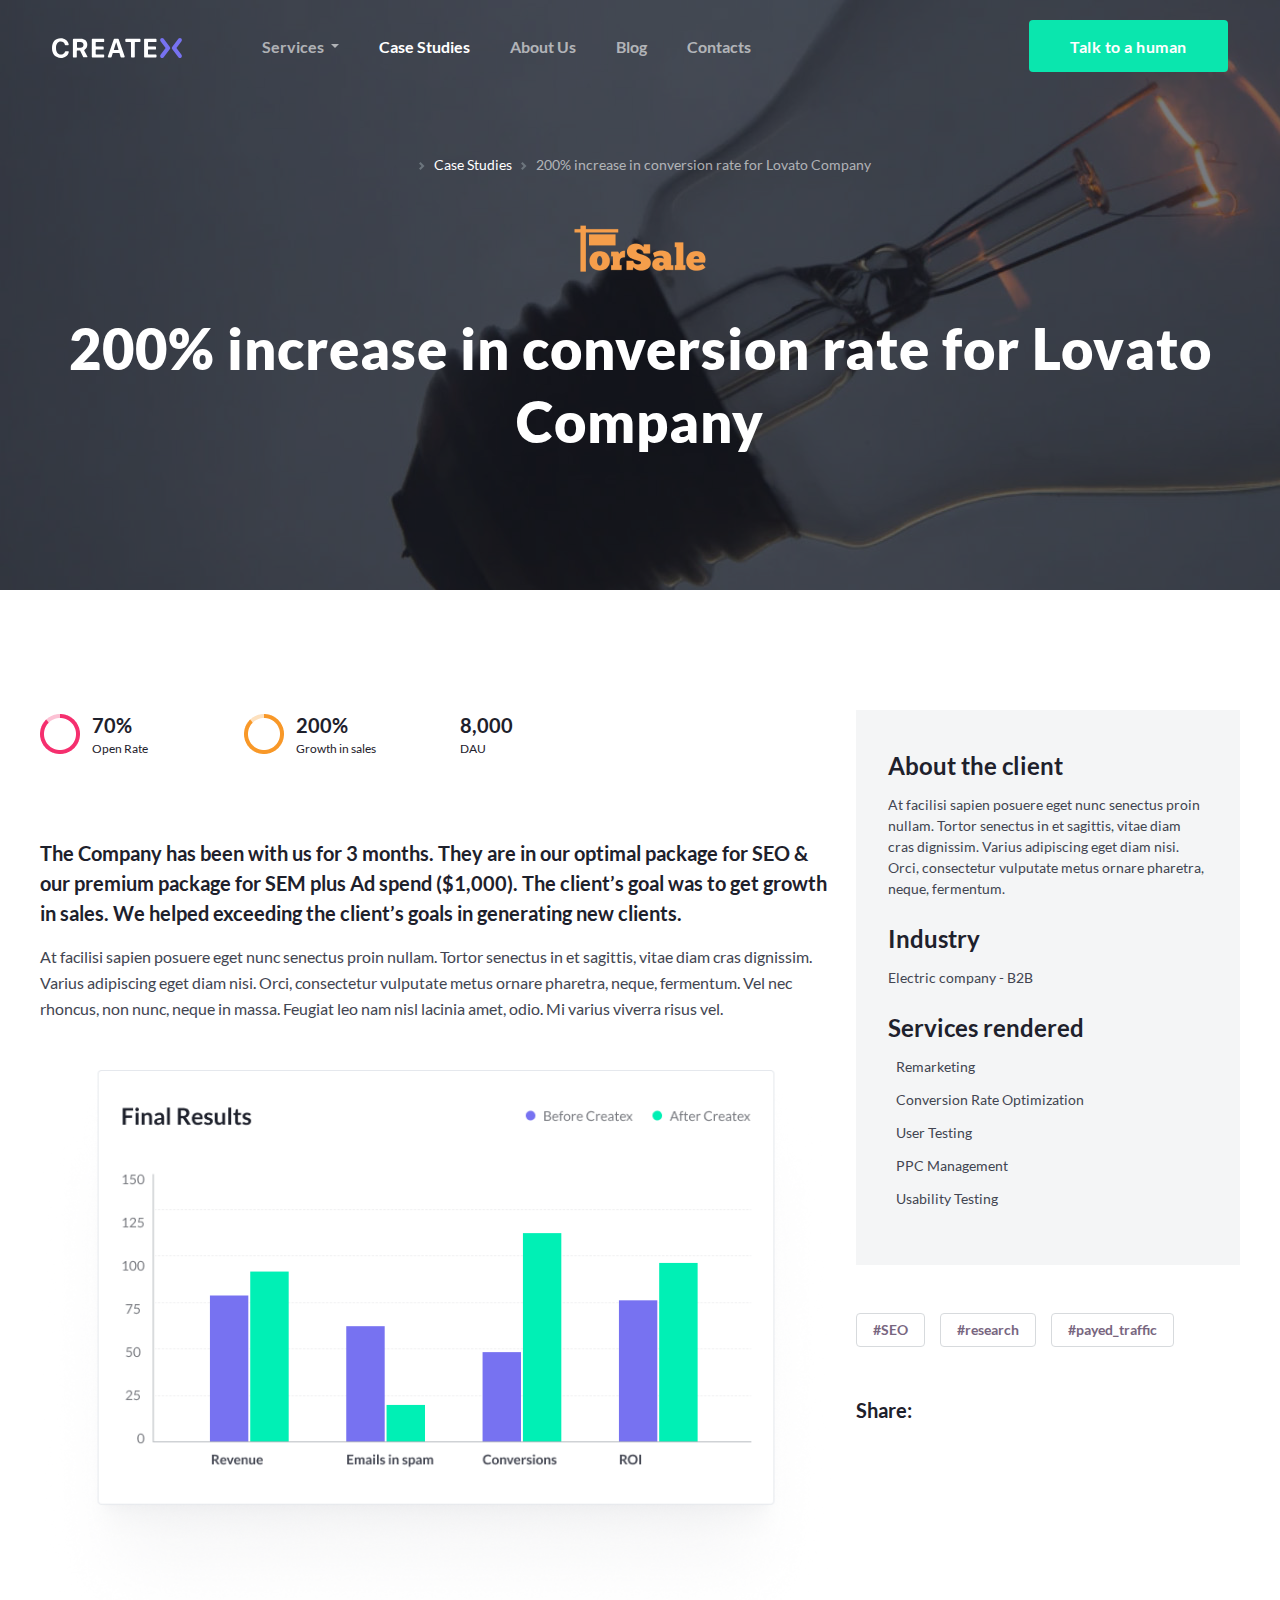
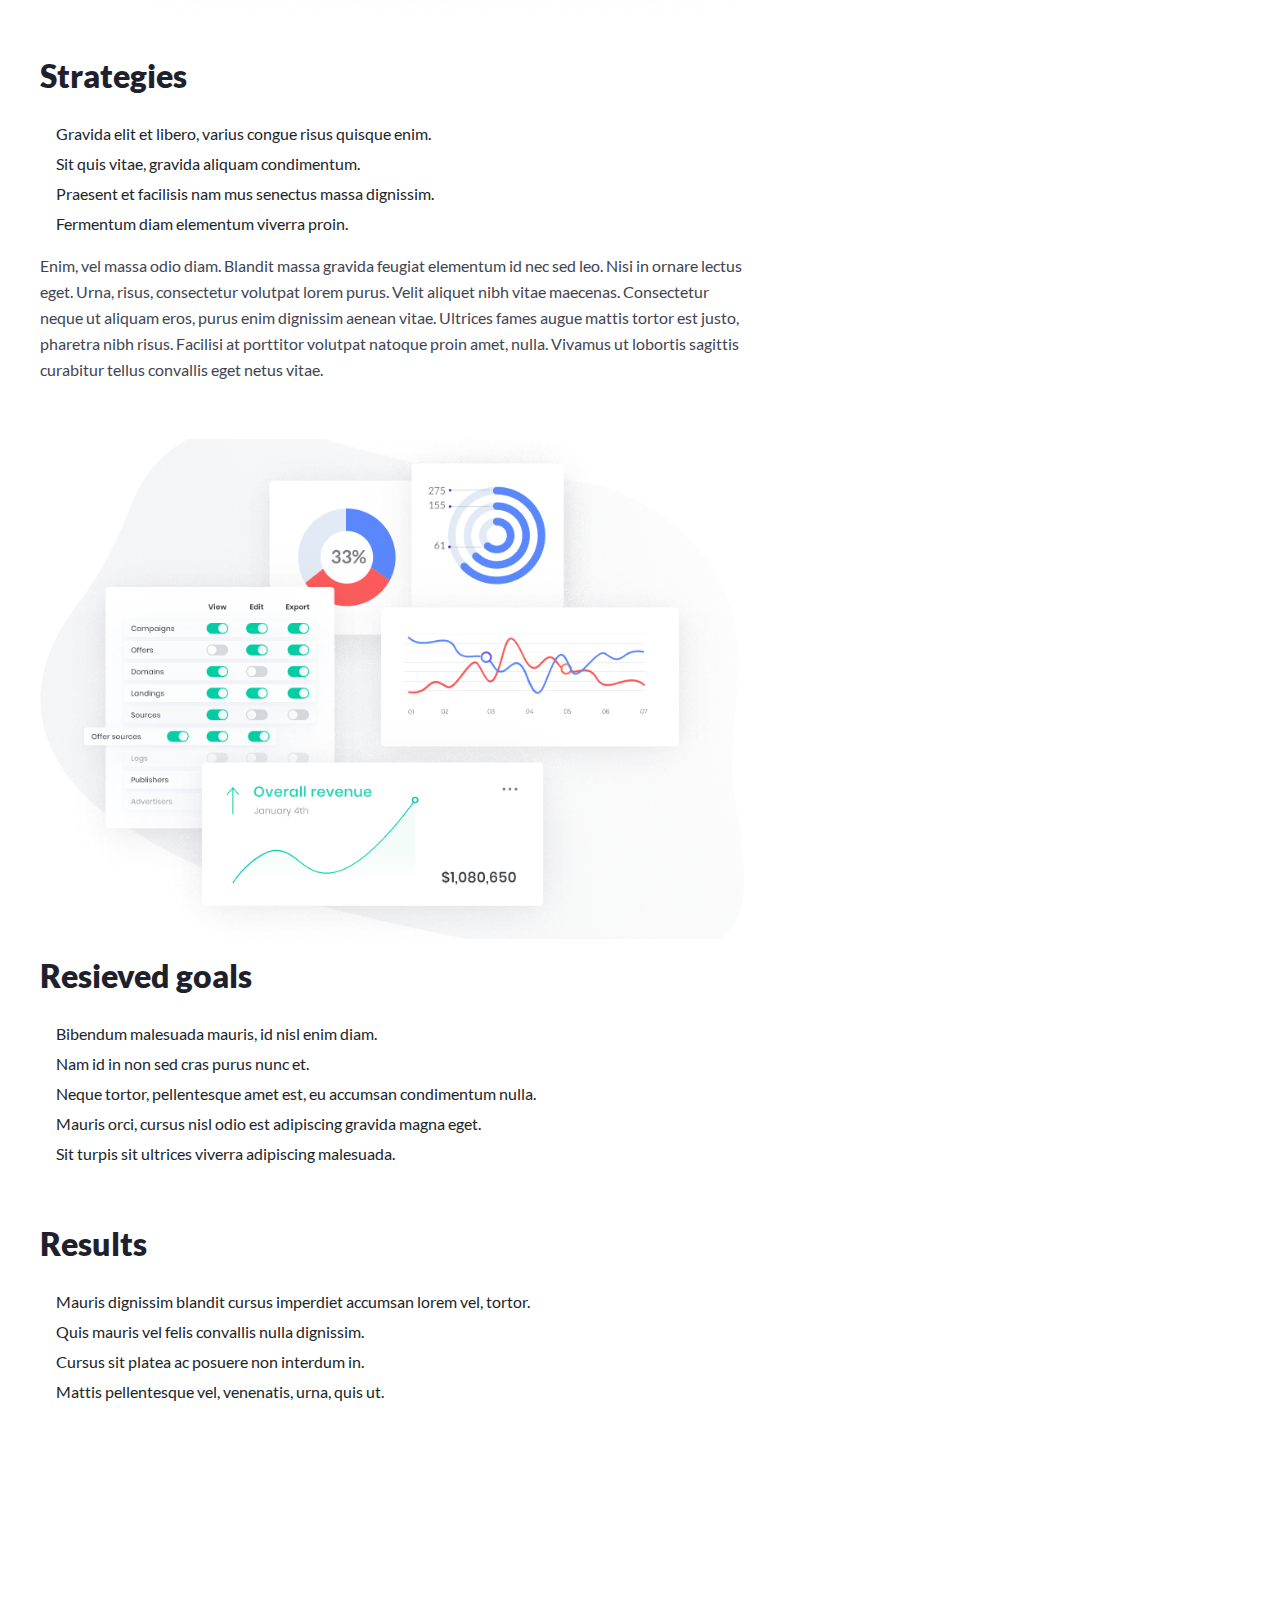
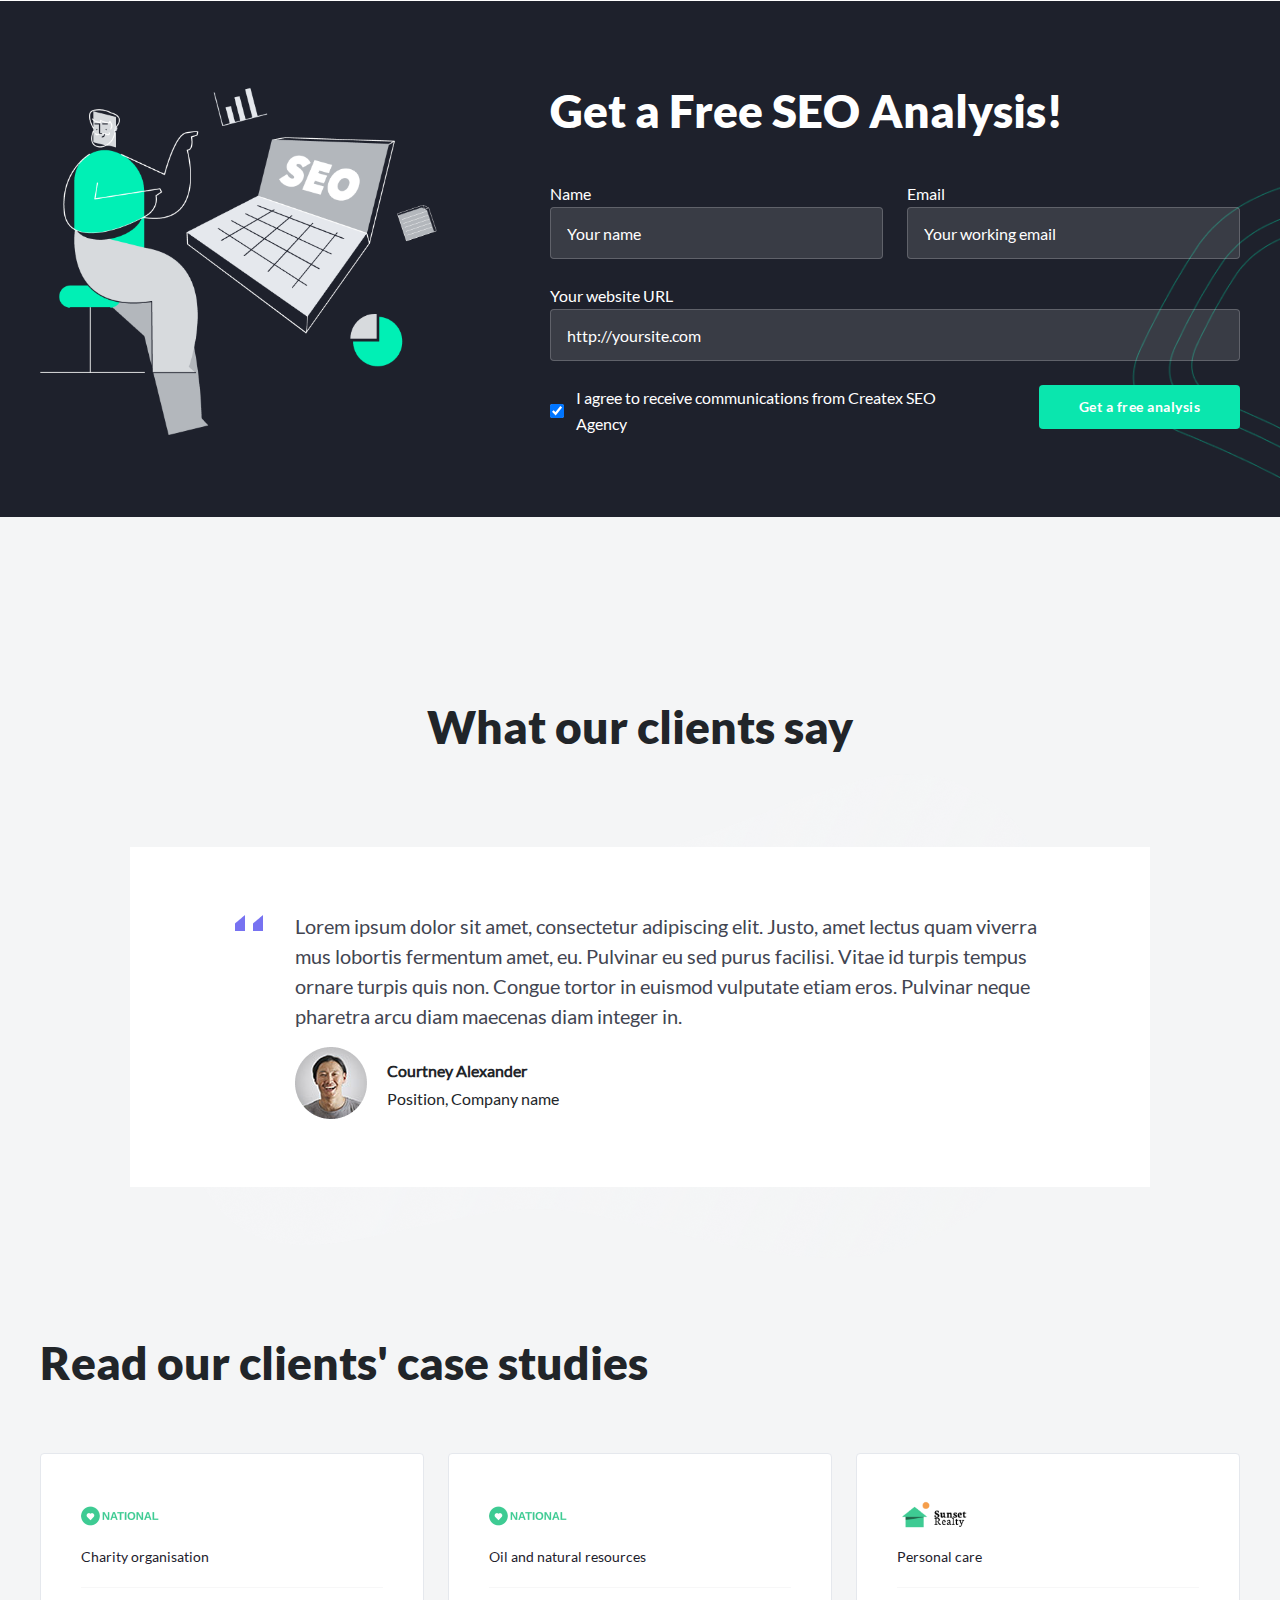
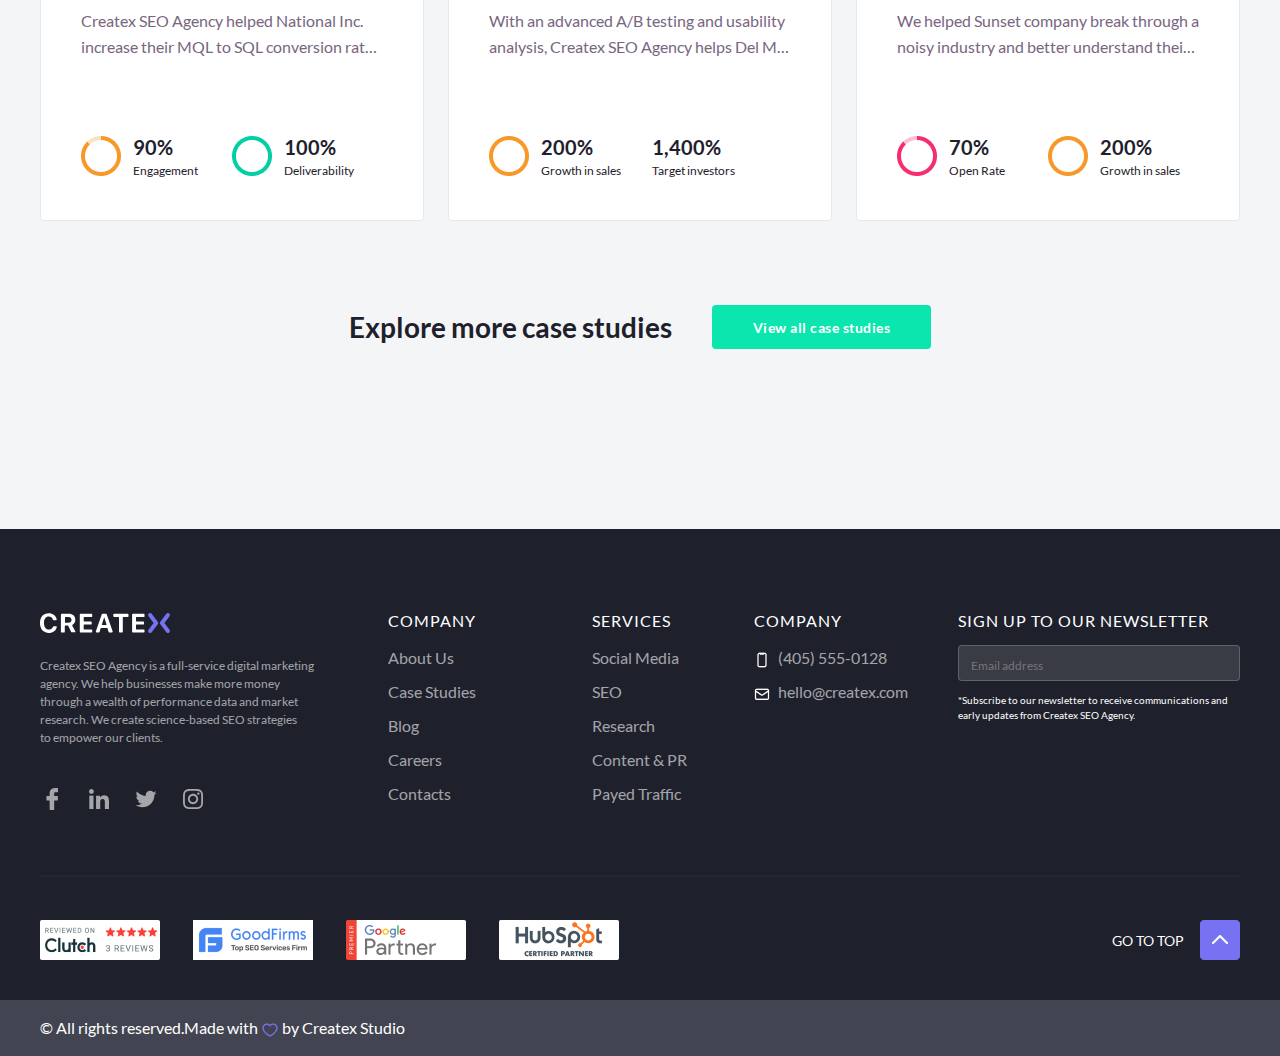
<file: rate.html>
<!DOCTYPE html>
<html lang="en">
  <head>
    <meta charset="UTF-8">
    <meta name="viewport" content="width=device-width, initial-scale=1.0">
    <meta http-equiv="X-UA-Compatible" content="ie=edge">
    <link rel="shortcut icon" href="assets/img/logo/favicon.png" type="image/x-icon">
    <title>SEO & Marketing</title>
    <!---=======FONTAWESOME====--->
    <link rel="stylesheet" href="https://cdnjs.cloudflare.com/ajax/libs/font-awesome/6.2.0/css/all.min.css"
      integrity="sha512-xh6O/CkQoPOWDdYTDqeRdPCVd1SpvCA9XXcUnZS2FmJNp1coAFzvtCN9BmamE+4aHK8yyUHUSCcJHgXloTyT2A=="
      crossorigin="anonymous" referrerpolicy="no-referrer" />
    <!---=======FONTAWESOME====--->
    <!-----======BOOTSTRAP CSS==========-->
    <link rel="stylesheet" href="assets/plug-in/bootstrap/bootstrap.min.css">
    <!-----======BOOTSTRAP CSS==========-->
    <!-------======CUSTOM CSS======-->
    <link rel="stylesheet" href="assets/css/styles.css">
    <!-------======CUSTOM CSS======-->
  </head>
  <body>
    <!--TALK MODAL STARTS---->
    <div class="modal fade" id="talk-modal" tabindex="-1" aria-labelledby="exampleModalLabel" aria-hidden="true">
      <div class="modal-dialog">
        <div class="modal-content">
          <div class="modal-header">
            <button type="button" class="btn-close" data-bs-dismiss="modal" aria-label="Close"></button>
          </div>
          <div class="modal-body">
            <h4 class="modal-title fs-5 text-center" id="exampleModalLabel">Subscribe to our newsletter</h4>
            <form>
              <div class="mb-3">
                <label for="talk-name" class="form-label">Name*</label>
                <input type="text" class="form-control" id="talk-name" placeholder="Your name" required>
              </div>
              <div class="mb-3">
                <label for="talk-email" class="form-label">Email*</label>
                <input type="email" class="form-control" id="talk-email" placeholder="Your working email" required>
              </div>
              <div class="d-grid gap-2">
                <button type="submit" class="filled-button">SEND</button>
              </div>
            </form>
          </div>
        </div>
      </div>
    </div>
    <!-- TALK MODAL ENDS -->
    <div class="cover" style="background: url('assets/img/rate/background.png');" id="totop">
      <!----HEADER-STARTS----------->
      <header class="main-header">
        <nav class="navbar navbar-expand-lg">
          <div class="container custom-container">
            <a class="" href="index.html">
              <div class="logo-wrapper">
                <img src="assets/img/logo/header-logo.svg" alt="Logo">
              </div>
            </a>
            <button class="navbar-toggler" type="button" data-bs-toggle="collapse"
              data-bs-target="#navbarSupportedContent" aria-controls="navbarSupportedContent" aria-expanded="false"
              aria-label="Toggle navigation">
              <span class="navbar-toggler-icon"></span>
            </button>
            <div class="collapse navbar-collapse" id="navbarSupportedContent">
              <ul class="navbar-nav me-auto mb-2 mb-lg-0 header-link">
                <li class="nav-item dropdown">
                  <a class="nav-link dropdown-toggle " href="services.html" role="button" data-bs-toggle="dropdown"
                    aria-expanded="false">
                    Services
                  </a>
                  <ul class="dropdown-menu">
                    <li><a class="dropdown-item" href="services.html">Services</a></li>
                    <li><a class="dropdown-item" href="careers.html">Career</a></li>
                    <li><a class="dropdown-item" href="optimization.html">Search Engine Optimization</a></li>
                    <li><a class="dropdown-item" href="rate.html">Rate for Lovato Company</a></li>
                    <li><a class="dropdown-item" href="maximize.html">Maximize</a></li>
                    <li><a class="dropdown-item" href="rate.html">Our Rate</a></li>
                  </ul>
                </li>
                <li class="nav-item header-active">
                  <a class="nav-link" href="case-studies.html">Case Studies</a>
                </li>
                <li class="nav-item">
                  <a class="nav-link" href="about.html">About Us</a>
                </li>
                <li class="nav-item">
                  <a class="nav-link" href="blog.html">Blog</a>
                </li>
                <li class="nav-item">
                  <a class="nav-link" href="contact.html">Contacts</a>
                </li>
              </ul>
              <div class="header-call">
                <a href="#" class="filled-button header-btn" data-bs-toggle="modal" data-bs-target="#talk-modal">Talk to a human</a>
              </div>
            </div>
          </div>
        </nav>
      </header>
      <!----HEADER-ENDS----------->
      <!-----HERO-STARTS---------------->
      <section class="hero">
        <div class="custom-container">
          <div class="page-breadcrumb rate-breadcrumb">
            <nav
              style="--bs-breadcrumb-divider: url(&#34;data:image/svg+xml,%3Csvg xmlns='http://www.w3.org/2000/svg' width='8' height='8'%3E%3Cpath d='M2.5 0L1 1.5 3.5 4 1 6.5 2.5 8l4-4-4-4z' fill='%236c757d'/%3E%3C/svg%3E&#34;);"
              aria-label="breadcrumb">
              <ol class="breadcrumb d-flex align-items-center justify-content-center">
                <li class="breadcrumb-item"><a href="index.html"><i class="fa-solid fa-house"></i></a></li>
                <li class="breadcrumb-item" aria-current="page"><a href="case-studies.html">Case Studies</a>
                </li>
                <li class="breadcrumb-item active" aria-current="page">200% increase in conversion rate for
                  Lovato Company</li>
              </ol>
            </nav>
          </div>
          <div class="hero-img_box text-center">
            <img src="assets/img/rate/client-logo.png" alt="client logo">
          </div>
          <h1 class="page-title page-title_rate ">200% increase in conversion rate for Lovato Company</h1>
        </div>
      </section>
      <!-----HERO-ENDS---------------->
    </div>
    <!-----CHARTS SECTION-STARTS----------------->
    <section class="charts-wrapper">
      <div class="custom-container">
        <div class="charts-box">
          <div class="row">
            <div class="col-sm-12 col-xl-8">
              <div class="chart-box_up">
                <div class="row">
                  <div class="col-6 col-sm-3">
                    <div class="case-card-rate m-0">
                      <div class="case-rate-img">
                        <img src="assets/img/homepage/circle-pink.png" alt="rate">
                      </div>
                      <div class="case-rate-txt">
                        <strong>70%</strong>
                        <span>Open Rate</span>
                      </div>
                    </div>
                  </div>
                  <div class="col-6 col-sm-3">
                    <div class="case-card-rate m-0">
                      <div class="case-rate-img">
                        <img src="assets/img/homepage/circle-card-orange.png" alt="rate">
                      </div>
                      <div class="case-rate-txt">
                        <strong>200%</strong>
                        <span>Growth in sales</span>
                      </div>
                    </div>
                  </div>
                  <div class="col-12 col-sm-3">
                    <div class="case-card-rate m-0">
                      <div class="case-rate-txt margin-text">
                        <strong>8,000</strong>
                        <span>DAU</span>
                      </div>
                    </div>
                  </div>
                </div>
                <div class="chart-up_txt">
                  <p class="chart-up_descr">The Company has been with us for 3 months. They are in our optimal package
                    for SEO & our premium package for SEM plus Ad spend ($1,000). The client’s goal was to get growth
                    in sales. We helped exceeding the client’s goals in generating new clients.</p>
                  <div class="chart-up_content">At facilisi sapien posuere eget nunc senectus proin nullam. Tortor
                    senectus in et sagittis, vitae diam cras dignissim. Varius adipiscing eget diam nisi. Orci,
                    consectetur vulputate metus ornare pharetra, neque, fermentum. Vel nec rhoncus, non nunc, neque
                    in massa. Feugiat leo nam nisl lacinia amet, odio. Mi varius viverra risus vel.</div>
                </div>
              </div>
              <div class="chart-box_bottom">
                <div class="chart-pic">
                  <img src="assets/img/rate/diagram.png" alt="diagram">
                </div>
              </div>
            </div>
            <div class="col-sm-12 col-xl-4">
              <div class="gray-box">
                <div class="gray-box_content">
                  <h4 class="gray-box_title">About the client</h4>
                  <p class="gray-box_descr">At facilisi sapien posuere eget nunc senectus proin nullam. Tortor senectus
                    in et sagittis, vitae diam cras dignissim. Varius adipiscing eget diam nisi. Orci, consectetur
                    vulputate metus ornare pharetra, neque, fermentum.</p>
                </div>
                <div class="gray-box_content">
                  <h4 class="gray-box_title">Industry</h4>
                  <p class="gray-box_descr">Electric company - B2B</p>
                </div>
                <div class="gray-box_content">
                  <h4 class="gray-box_title">Services rendered</h4>
                  <ul class="list-unstyled">
                    <li class="gray-box_descr"><i class="fa-solid fa-check"></i><span>Remarketing</span></li>
                    <li class="gray-box_descr"><i class="fa-solid fa-check"></i><span>Conversion Rate
                        Optimization</span></li>
                    <li class="gray-box_descr"><i class="fa-solid fa-check"></i><span>User Testing</span></li>
                    <li class="gray-box_descr"><i class="fa-solid fa-check"></i><span>PPC Management</span></li>
                    <li class="gray-box_descr"><i class="fa-solid fa-check"></i><span>Usability Testing</span></li>
                  </ul>
                </div>
              </div>
              <div class="tag-box">
                <a href="#" class="">#SEO</a>
                <a href="#" class="">#research</a>
                <a href="#" class="">#payed_traffic</a>
              </div>
              <div class="share-box d-flex align-items-center">
                <span>Share:</span>
                <ul class="d-flex align-items-center list-unstyled">
                  <li><a href="#"><i class="fa-brands fa-facebook-f"></i></a></li>
                  <li><a href="#"><i class="fa-brands fa-twitter"></i></a></li>
                  <li><a href="#"><i class="fa-brands fa-linkedin-in"></i></a></li>
                </ul>
              </div>
            </div>
          </div>
        </div>
      </div>

    </section>
    <!-----CHARTS SECTION-ENDS----------------->
    <!-----STRATEGIES WRAPPER-STARTS---------------->
    <section class="strategies-wrapper">
      <div class="custom-container">
        <div class="strategies-container">
          <div class="strategies-content">
            <h3 class="strategies-title">Strategies</h3>
            <ul class="list-unstyled">
              <li class="gray-box_descr"><i class="fa-solid fa-check"></i><span>Gravida elit et libero, varius congue
                  risus quisque enim.</span></li>
              <li class="gray-box_descr"><i class="fa-solid fa-check"></i><span>Sit quis vitae, gravida aliquam
                  condimentum.</span></li>
              <li class="gray-box_descr"><i class="fa-solid fa-check"></i><span>Praesent et facilisis nam mus senectus
                  massa dignissim.</span></li>
              <li class="gray-box_descr"><i class="fa-solid fa-check"></i><span>Fermentum diam elementum viverra
                  proin.</span></li>
            </ul>
            <p class="strategies-txt">
              Enim, vel massa odio diam. Blandit massa gravida feugiat elementum id nec sed leo. Nisi in ornare lectus
              eget. Urna, risus, consectetur volutpat lorem purus. Velit aliquet nibh vitae maecenas. Consectetur neque
              ut aliquam eros, purus enim dignissim aenean vitae. Ultrices fames augue mattis tortor est justo, pharetra
              nibh risus. Facilisi at porttitor volutpat natoque proin amet, nulla. Vivamus ut lobortis sagittis
              curabitur tellus convallis eget netus vitae.
            </p>
          </div>
          <div class="strategies-illus" style="background-image: url('assets/img/rate/shape.png');">
            <div class="strategies-shape">
              <img src="assets/img/rate/illustration.png" alt="shape">
            </div>
          </div>
          <div class="strategies-content mt-3">
            <h3 class="strategies-title">Resieved goals</h3>
            <ul class="list-unstyled">
              <li class="gray-box_descr"><i class="fa-solid fa-check"></i><span>Bibendum malesuada mauris, id nisl enim
                  diam.</span></li>
              <li class="gray-box_descr"><i class="fa-solid fa-check"></i><span>Nam id in non sed cras purus nunc
                  et.</span></li>
              <li class="gray-box_descr"><i class="fa-solid fa-check"></i><span>Neque tortor, pellentesque amet est, eu
                  accumsan condimentum nulla.</span></li>
              <li class="gray-box_descr"><i class="fa-solid fa-check"></i><span>Mauris orci, cursus nisl odio est
                  adipiscing gravida magna eget.</span></li>
              <li class="gray-box_descr"><i class="fa-solid fa-check"></i><span>Sit turpis sit ultrices viverra
                  adipiscing malesuada.</span></li>
            </ul>
          </div>
          <div class="strategies-content">
            <h3 class="strategies-title">Results</h3>
            <ul class="list-unstyled">
              <li class="gray-box_descr"><i class="fa-solid fa-check"></i><span>Mauris dignissim blandit cursus
                  imperdiet accumsan lorem vel, tortor.</span></li>
              <li class="gray-box_descr"><i class="fa-solid fa-check"></i><span>Quis mauris vel felis convallis nulla
                  dignissim.</span></li>
              <li class="gray-box_descr"><i class="fa-solid fa-check"></i><span>Cursus sit platea ac posuere non
                  interdum in.</span></li>
              <li class="gray-box_descr"><i class="fa-solid fa-check"></i><span>Mattis pellentesque vel, venenatis,
                  urna, quis ut.</span></li>
            </ul>
          </div>
        </div>
      </div>
    </section>
    <!-----STRATEGIES WRAPPER-ENDS---------------->
    <!-----ANALYSIS FORM-STARTS------------------->
    <section class="homepage-request"
      style="background-image: url('assets/img/homepage/free-seo-analysis-background.png');">
      <div class="custom-container">
        <div class="row">
          <div class="col-12 col-md-12 col-lg-5">
            <div class="wrapper-illustration">
              <div class="request-illustration">
                <img src="assets/img/homepage/illustration.png" alt="">
              </div>
            </div>
          </div>
          <div class="col-12 col-md-12 col-lg-7">
            <div class="analysis-form__cover">
              <div class="analysis-form__title">Get a Free SEO Analysis!</div>
              <div class="analysis-form">
                <form class="">
                  <div class="row">
                    <div class="col-12 col-sm-12 col-md-6">
                      <div class="analysis-form__input">
                        <label for="analysis-name">Name</label>
                        <input type="text" name="analysis-name" id="analysis-name" class="" placeholder="Your name"
                          required>
                      </div>
                    </div>

                    <div class="col-12 col-sm-12 col-md-6">
                      <div class="analysis-form__input">
                        <label for="analysis-email">Email</label>
                        <input type="email" name="analysis-email" id="analysis-email" placeholder="Your working email"
                          required>
                      </div>
                    </div>
                    <div class="col-12 col-sm-12 col-md-12">
                      <div class="analysis-form__input">
                        <label for="your-website">Your website URL</label>
                        <input type="url" name="your-website" id="your-website" placeholder="http://yoursite.com"
                          required>
                      </div>
                    </div>
                    <div class="col-12 col-sm-12 col-md-7">
                      <div class="checkbox-wrapper">
                        <input type="checkbox" name="agree-checked" checked id="agree-checked" required>
                        <label for="agree-checked" class="agree-checked">I agree to receive communications from Createx
                          SEO Agency</label>
                      </div>
                    </div>
                    <div class="col-12 col-sm-12 col-md-5">
                      <div class="button-submit-wrapper">
                        <button class="filled-button">Get a free analysis</button>
                      </div>
                    </div>
                  </div>
              </div>
              </form>
            </div>

          </div>
        </div>

      </div>
      </div>
    </section>
    <!-----ANALYSIS FORM ENDS-------------------->
    <!--RATE FEEDBACK STARTS---->
    <section class="rate-feedback">
      <div class="custom-container">
        <h2 class="section-title text-center">What our clients say</h2>
        <div class="testimonial-container">
          <div class="testimonial-container__inner">
            <div class="testimonial-detail">
              <div class="testimonial-detail-head d-flex">
                <div class="brace-cover">
                  <div class="testimonial-brace">
                    <img src="assets/img/icon/braces.png" alt="brace">
                  </div>
                </div>
                <p class="testimonial-review">Lorem ipsum dolor sit amet, consectetur adipiscing elit. Justo, amet
                  lectus quam viverra mus lobortis fermentum amet, eu. Pulvinar eu sed purus facilisi. Vitae id turpis
                  tempus ornare turpis quis non. Congue tortor in euismod vulputate etiam eros. Pulvinar neque pharetra
                  arcu diam maecenas diam integer in.</p>
              </div>
              <div class="testimonial-reviewer d-flex">
                <div class="reviewer">
                  <img src="assets/img/homepage/client-img.png" alt="person">
                </div>
                <div class="reviewer-detail">
                  <strong>Courtney Alexander</strong>
                  <span class="d-block">Position, Company name</span>
                </div>
              </div>
            </div>
          </div>
        </div>
      </div>
      <div class="rate-clients">
        <div class="custom-container">
          <div class="section-title text-start">Read our clients' case studies</div>
          <div class="case-card-wrapper">
            <div class="row">
              <div class="col-12 col-sm-6 col-md-6 col-lg-4">
                <a href="#">
                  <div class="case-card-cover">
                    <div class="case-card">
                    </div>
                    <div class="case-card-inner">
                      <div class="case-card-head">
                        <div class="case-card-logo">
                          <img src="assets/img/homepage/client-logo-1.png" alt="client logo">
                        </div>
                        <span>Charity organisation</span>
                      </div>
                      <div class="case-card-body">
                        <p class="case-card-descr">Createx SEO Agency helped National Inc. increase their MQL to SQL
                          conversion rate by 300%.</p>
                        <div class="case-card-rates">
                          <div class="case-card-rate">
                            <div class="case-rate-img">
                              <img src="assets/img/homepage/circle-card-orange.png" alt="rate">
                            </div>
                            <div class="case-rate-txt">
                              <strong>90%</strong>
                              <span>Engagement</span>
                            </div>
                          </div>
                          <div class="case-card-rate">
                            <div class="case-rate-img">
                              <img src="assets/img/homepage/circle-success.png" alt="rate">
                            </div>
                            <div class="case-rate-txt">
                              <strong>100%</strong>
                              <span>Deliverability</span>
                            </div>
                          </div>
                        </div>
                      </div>
                    </div>
                  </div>
                </a>
              </div>
              <div class="col-12 col-sm-6 col-md-6 col-lg-4">
                <a href="#">
                  <div class="case-card-cover">
                    <div class="case-card">
                    </div>
                    <div class="case-card-inner">
                      <div class="case-card-head">
                        <div class="case-card-logo">
                          <img src="assets/img/homepage/client-logo-1.png" alt="client logo">
                        </div>
                        <span>Oil and natural resources</span>
                      </div>
                      <div class="case-card-body">
                        <p class="case-card-descr">With an advanced A/B testing and usability analysis, Createx SEO
                          Agency helps Del Mar see a 400% increase in conversion rate.</p>
                        <div class="case-card-rates">
                          <div class="case-card-rate">
                            <div class="case-rate-img">
                              <img src="assets/img/homepage/circle-orange-100.png" alt="rate">
                            </div>
                            <div class="case-rate-txt">
                              <strong>200%</strong>
                              <span>Growth in sales</span>
                            </div>
                          </div>
                          <div class="case-card-rate">
                            <div class="case-rate-txt">
                              <strong>1,400%</strong>
                              <span>Target investors</span>
                            </div>
                          </div>
                        </div>
                      </div>
                    </div>
                  </div>
                </a>
              </div>
              <div class="col-12 col-sm-6 col-md-6 col-lg-4">
                <a href="#">
                  <div class="case-card-cover">
                    <div class="case-card">
                    </div>
                    <div class="case-card-inner">
                      <div class="case-card-head">
                        <div class="case-card-logo">
                          <img src="assets/img/homepage/client-logo6.png" alt="client logo">
                        </div>
                        <span>Personal care</span>
                      </div>
                      <div class="case-card-body">
                        <p class="case-card-descr">We helped Sunset company break through a noisy industry and better
                          understand their buyer's journey.</p>
                        <div class="case-card-rates">
                          <div class="case-card-rate">
                            <div class="case-rate-img">
                              <img src="assets/img/homepage/circle-pink.png" alt="rate">
                            </div>
                            <div class="case-rate-txt">
                              <strong>70%</strong>
                              <span>Open Rate</span>
                            </div>
                          </div>
                          <div class="case-card-rate">
                            <div class="case-rate-img">
                              <img src="assets/img/homepage/circle-orange-100.png" alt="rate">
                            </div>
                            <div class="case-rate-txt">
                              <strong>200%</strong>
                              <span>Growth in sales</span>
                            </div>
                          </div>
                        </div>
                      </div>
                    </div>
                  </div>
                </a>
              </div>
            </div>
          </div>
          <div class="case-studios-bottom">
            <div class="studios-bottom-ttl">Explore more case studies</div>
            <div class="studios-btn">
              <a href="../case-studies.html" class="filled-button">View all case studies</a>
            </div>
          </div>
        </div>
      </div>
    </section>
    <!--RATE FEEDBACK ENDS---->
    <!---FOOTER STARTS--->
    <footer class="main-footer">
      <div class="custom-container">
        <div class="footer-up responsive-container">
          <div class="row">
            <div class="col-12 col-sm-12 col-md-12 col-xl-3">
              <div class="footer-col">
                <a class="" href="index.html">
                  <div class="logo-wrapper">
                    <img src="assets/img/logo/header-logo.svg" alt="Logo">
                  </div>
                </a>
                <p class="footer-up__descr">
                  Createx SEO Agency is a full-service digital marketing agency. We help businesses make more money
                  through a wealth of performance data and market research. We create science-based SEO strategies
                  to empower our clients.
                </p>
                <div class="footer-up__ul">
                  <ul>
                    <li>
                      <a href="#">
                        <div class="footer-icon">
                          <svg width="24" height="24" viewBox="0 0 24 24" fill="none"
                            xmlns="http://www.w3.org/2000/svg">
                            <g opacity="0.6">
                              <path
                                d="M17.5628 1.00458L14.7856 1C11.6654 1 9.64903 3.12509 9.64903 6.41423V8.91055H6.85662C6.61532 8.91055 6.41992 9.1115 6.41992 9.35937V12.9763C6.41992 13.2241 6.61554 13.4249 6.85662 13.4249H9.64903V22.5514C9.64903 22.7993 9.84443 23 10.0857 23H13.729C13.9703 23 14.1657 22.799 14.1657 22.5514V13.4249H17.4307C17.672 13.4249 17.8674 13.2241 17.8674 12.9763L17.8688 9.35937C17.8688 9.24036 17.8226 9.12638 17.7409 9.04215C17.6591 8.95793 17.5477 8.91055 17.4318 8.91055H14.1657V6.79439C14.1657 5.77728 14.4017 5.26094 15.6915 5.26094L17.5624 5.26025C17.8035 5.26025 17.9989 5.0593 17.9989 4.81166V1.45317C17.9989 1.20576 17.8037 1.00504 17.5628 1.00458Z"
                                fill="white" />
                            </g>
                          </svg>

                        </div>
                      </a>
                    </li>
                    <li>
                      <a href="#">
                        <div class="footer-icon">
                          <svg width="24" height="24" viewBox="0 0 24 24" fill="none"
                            xmlns="http://www.w3.org/2000/svg">
                            <g opacity="0.6">
                              <path
                                d="M21.995 22L22 21.9992V14.6642C22 11.0758 21.2275 8.31167 17.0325 8.31167C15.0158 8.31167 13.6625 9.41833 13.11 10.4675H13.0517V8.64667H9.07416V21.9992H13.2158V15.3875C13.2158 13.6467 13.5458 11.9633 15.7017 11.9633C17.8258 11.9633 17.8575 13.95 17.8575 15.4992V22H21.995Z"
                                fill="white" />
                              <path d="M2.32999 8.6475H6.47666V22H2.32999V8.6475Z" fill="white" />
                              <path
                                d="M4.40167 2C3.07583 2 2 3.07583 2 4.40167C2 5.7275 3.07583 6.82583 4.40167 6.82583C5.7275 6.82583 6.80333 5.7275 6.80333 4.40167C6.8025 3.07583 5.72667 2 4.40167 2Z"
                                fill="white" />
                            </g>
                          </svg>
                        </div>
                      </a>
                    </li>
                    <li>
                      <a href="#">
                        <div class="footer-icon">
                          <svg width="24" height="24" viewBox="0 0 24 24" fill="none"
                            xmlns="http://www.w3.org/2000/svg">
                            <g opacity="0.6">
                              <path
                                d="M22.5 5.77233C21.7271 6.10027 20.8978 6.32267 20.0264 6.42196C20.9161 5.91181 21.5972 5.10263 21.92 4.1414C21.0854 4.61383 20.1642 4.95688 19.1826 5.14285C18.3966 4.33994 17.2785 3.83984 16.0384 3.83984C13.6593 3.83984 11.7303 5.68691 11.7303 7.9637C11.7303 8.2866 11.7683 8.60199 11.8418 8.90357C8.26201 8.73141 5.08768 7.08917 2.96314 4.59372C2.59176 5.20189 2.38049 5.91053 2.38049 6.66697C2.38049 8.09814 3.14161 9.36093 4.2964 10.0997C3.5904 10.0771 2.92639 9.89116 2.34508 9.58205V9.63357C2.34508 11.6314 3.83056 13.2988 5.80024 13.6783C5.43936 13.7713 5.05882 13.8228 4.66514 13.8228C4.38696 13.8228 4.11794 13.7964 3.85417 13.7461C4.40267 15.3859 5.99315 16.5783 7.87756 16.611C6.40388 17.7167 4.54573 18.3739 2.52749 18.3739C2.17976 18.3739 1.83724 18.3537 1.5 18.3173C3.40671 19.4896 5.67036 20.1732 8.10327 20.1732C16.028 20.1732 20.3597 13.8881 20.3597 8.43741L20.3453 7.90341C21.1917 7.32537 21.9239 6.59912 22.5 5.77233Z"
                                fill="white" />
                            </g>
                          </svg>
                        </div>
                      </a>
                    </li>
                    <li>
                      <a href="#">
                        <div class="footer-icon">
                          <svg width="24" height="24" viewBox="0 0 24 24" fill="none"
                            xmlns="http://www.w3.org/2000/svg">
                            <g opacity="0.6">
                              <path
                                d="M21.9804 7.88005C21.9336 6.81738 21.7617 6.0868 21.5156 5.45374C21.2616 4.78176 20.8709 4.18014 20.359 3.68002C19.8589 3.1721 19.2533 2.77743 18.5891 2.52745C17.9524 2.28127 17.2256 2.10943 16.163 2.06257C15.0923 2.01175 14.7525 2 12.0371 2C9.32172 2 8.98185 2.01175 7.9152 2.05861C6.85253 2.10546 6.12195 2.27746 5.48904 2.52348C4.81692 2.77743 4.2153 3.16814 3.71517 3.68002C3.20726 4.18014 2.81274 4.78573 2.5626 5.44992C2.31643 6.0868 2.14458 6.81341 2.09773 7.87609C2.04691 8.9467 2.03516 9.28658 2.03516 12.002C2.03516 14.7173 2.04691 15.0572 2.09376 16.1239C2.14061 17.1865 2.31261 17.9171 2.55879 18.5502C2.81274 19.2221 3.20726 19.8238 3.71517 20.3239C4.2153 20.8318 4.82088 21.2265 5.48507 21.4765C6.12195 21.7226 6.84856 21.8945 7.91139 21.9413C8.97788 21.9883 9.31791 21.9999 12.0333 21.9999C14.7486 21.9999 15.0885 21.9883 16.1552 21.9413C17.2178 21.8945 17.9484 21.7226 18.5813 21.4765C19.9254 20.9568 20.9881 19.8941 21.5078 18.5502C21.7538 17.9133 21.9258 17.1865 21.9726 16.1239C22.0195 15.0572 22.0312 14.7173 22.0312 12.002C22.0312 9.28658 22.0273 8.9467 21.9804 7.88005ZM20.1794 16.0457C20.1364 17.0225 19.9723 17.5499 19.8355 17.9015C19.4995 18.7728 18.808 19.4643 17.9367 19.8004C17.585 19.9372 17.0538 20.1012 16.0808 20.1441C15.026 20.1911 14.7096 20.2027 12.0411 20.2027C9.37255 20.2027 9.0522 20.1911 8.00113 20.1441C7.02437 20.1012 6.49693 19.9372 6.1453 19.8004C5.71171 19.6402 5.31704 19.3862 4.9967 19.0541C4.6646 18.7298 4.41065 18.3391 4.2504 17.9055C4.11365 17.5539 3.94959 17.0225 3.9067 16.0497C3.8597 14.9948 3.8481 14.6783 3.8481 12.0097C3.8481 9.34122 3.8597 9.02087 3.9067 7.96995C3.94959 6.99319 4.11365 6.46575 4.2504 6.11412C4.41065 5.68038 4.6646 5.28586 5.00067 4.96536C5.32483 4.63327 5.71553 4.37931 6.14927 4.21921C6.5009 4.08247 7.03231 3.9184 8.00509 3.87537C9.05999 3.82851 9.37652 3.81676 12.0449 3.81676C14.7174 3.81676 15.0337 3.82851 16.0848 3.87537C17.0616 3.9184 17.589 4.08247 17.9406 4.21921C18.3742 4.37931 18.7689 4.63327 19.0892 4.96536C19.4213 5.28967 19.6753 5.68038 19.8355 6.11412C19.9723 6.46575 20.1364 6.99701 20.1794 7.96995C20.2262 9.02484 20.238 9.34122 20.238 12.0097C20.238 14.6783 20.2262 14.9908 20.1794 16.0457Z"
                                fill="white" />
                              <path
                                d="M12.0371 6.86423C9.20069 6.86423 6.89937 9.1654 6.89937 12.002C6.89937 14.8385 9.20069 17.1397 12.0371 17.1397C14.8736 17.1397 17.1748 14.8385 17.1748 12.002C17.1748 9.1654 14.8736 6.86423 12.0371 6.86423ZM12.0371 15.3347C10.197 15.3347 8.70438 13.8422 8.70438 12.002C8.70438 10.1617 10.197 8.66924 12.0371 8.66924C13.8774 8.66924 15.3698 10.1617 15.3698 12.002C15.3698 13.8422 13.8774 15.3347 12.0371 15.3347Z"
                                fill="white" />
                              <path
                                d="M18.5776 6.6611C18.5776 7.32346 18.0405 7.86053 17.378 7.86053C16.7156 7.86053 16.1785 7.32346 16.1785 6.6611C16.1785 5.99858 16.7156 5.46167 17.378 5.46167C18.0405 5.46167 18.5776 5.99858 18.5776 6.6611Z"
                                fill="white" />
                            </g>
                          </svg>
                        </div>
                      </a>
                    </li>
                  </ul>
                </div>
              </div>
            </div>
            <div class="col-12 col-sm-6 col-md-6 col-xl-2">
              <div class="footer-col padding-left">
                <p class="footer-title">COMPANY</p>
                <div class="footer-link">
                  <ul>
                    <li><a href="#">About Us</a></li>
                    <li><a href="#">Case Studies</a></li>
                    <li><a href="#">Blog</a></li>
                    <li><a href="#">Careers</a></li>
                    <li><a href="#">Contacts</a></li>
                  </ul>
                </div>
              </div>
            </div>
            <div class="col-12 col-sm-6 col-md-6 col-xl-2">
              <div class="footer-col padding-left">
                <p class="footer-title">SERVICES</p>
                <div class="footer-link">
                  <ul>
                    <li><a href="#">Social Media</a></li>
                    <li><a href="#">SEO</a></li>
                    <li><a href="#">Research</a></li>
                    <li><a href="#">Content & PR</a></li>
                    <li><a href="#">Payed Traffic</a></li>
                  </ul>
                </div>
              </div>
            </div>
            <div class="col-12 col-sm-6 col-md-6 col-xl-2">
              <div class="footer-col">
                <p class="footer-title">COMPANY</p>
                <div class="footer-link">
                  <ul class="flex-ul">
                    <li>
                      <a href="tel:4055550128">
                        <div class="footer-contact">
                          <img src="assets/img/icon/iPhone.png" alt="call us">
                        </div>
                        <span>(405) 555-0128</span>
                      </a>
                    </li>
                    <li>
                      <a href="mailto:hello@createx.com">
                        <div class="footer-contact">
                          <img src="assets/img/icon/Mail.png" alt="mail">
                        </div>
                        <span>hello@createx.com</span>
                      </a>
                    </li>
                  </ul>
                </div>
              </div>
            </div>
            <div class="col-12 col-sm-12 col-md-6 col-xl-3">
              <div class="footer-col">
                <p class="footer-title">SIGN UP TO OUR NEWSLETTER</p>
                <div class="footer-form">
                  <form action="" class="subscribe-form">
                    <div class="footer-input">
                      <input type="email" name="footer-mail" id="footer-mail" placeholder="Email address" required>
                    </div>
                    <button><i class="fa-solid fa-arrow-right"></i></button>
                  </form>
                </div>
                <div class="footer-input__descr">
                  *Subscribe to our newsletter to receive communications and early updates from Createx SEO Agency.
                </div>
              </div>
            </div>
          </div>
        </div>
        <div class="footer-awards">
          <div class="row">
            <div class="col-12 col-sm-12 col-md-9 col-xl-6">
              <div class="row">
                <div class="col-6 col-sm-3">
                  <div class="award-img">
                    <img src="assets/img/homepage/award1.png" alt="award">
                  </div>
                </div>
                <div class="col-6 col-sm-3">
                  <div class="award-img">
                    <img src="assets/img/homepage/award2.png" alt="award">
                  </div>
                </div>
                <div class="col-6 col-sm-3">
                  <div class="award-img">
                    <img src="assets/img/homepage/award3.png" alt="award">
                  </div>
                </div>
                <div class="col-6 col-sm-3">
                  <div class="award-img">
                    <img src="assets/img/homepage/award4.png" alt="award">
                  </div>
                </div>
              </div>
            </div>
            <div class="col-12 col-sm-12 col-md-3 col-xl-6">
              <div class="go-to-top d-flex align-items-center justify-content-end">
                <span class="text-white">GO TO TOP</span>
                <a href="#totop">
                  <div class="to-top">
                    <img src="assets/img/homepage/up-btn.png" alt="up button">
                  </div>
                </a>
              </div>
            </div>
          </div>
        </div>
      </div>
      <div class="bottom">
        <div class="custom-container">
          <div class="bottom-inner d-flex align-items-center text-white">
            <span>© All rights reserved.Made with</span>
            <div class="heart">
              <img src="assets/img/icon/Heart.png" alt="heart">
            </div>
            <span>by Createx Studio</span>
          </div>
        </div>
      </div>
    </footer>
    <!--FOOTER ENDS---->
    <!---BOOTSTRAP BUNDLE---->
    <script src="assets/plug-in/bootstrap/bootstrap.bundle.min.js"></script>
    <!---BOOTSTRAP BUNDLE---->
    <!--CUSTOM JS-->
    <!-- <script src="assets/js/scripts.js"></script> -->
    <!--CUSTOM JS-->
  </body>
</html>
</file>
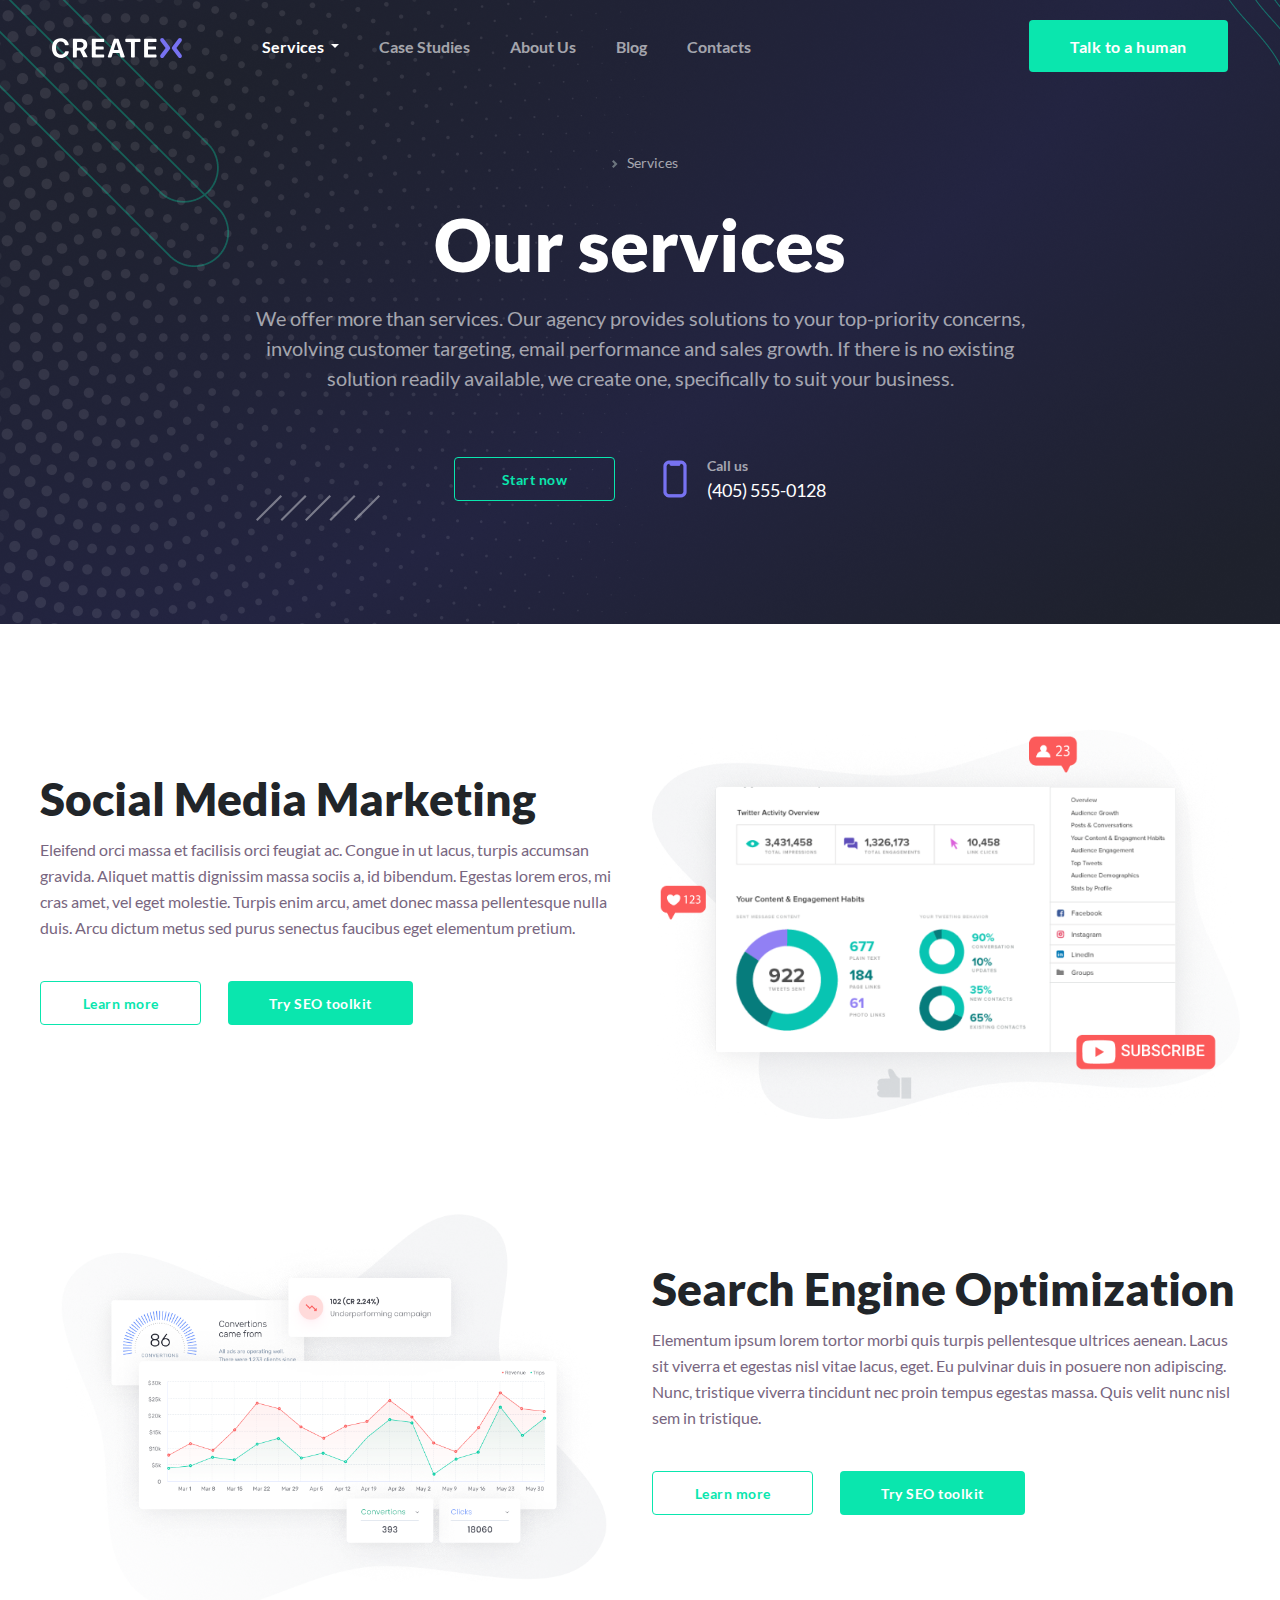
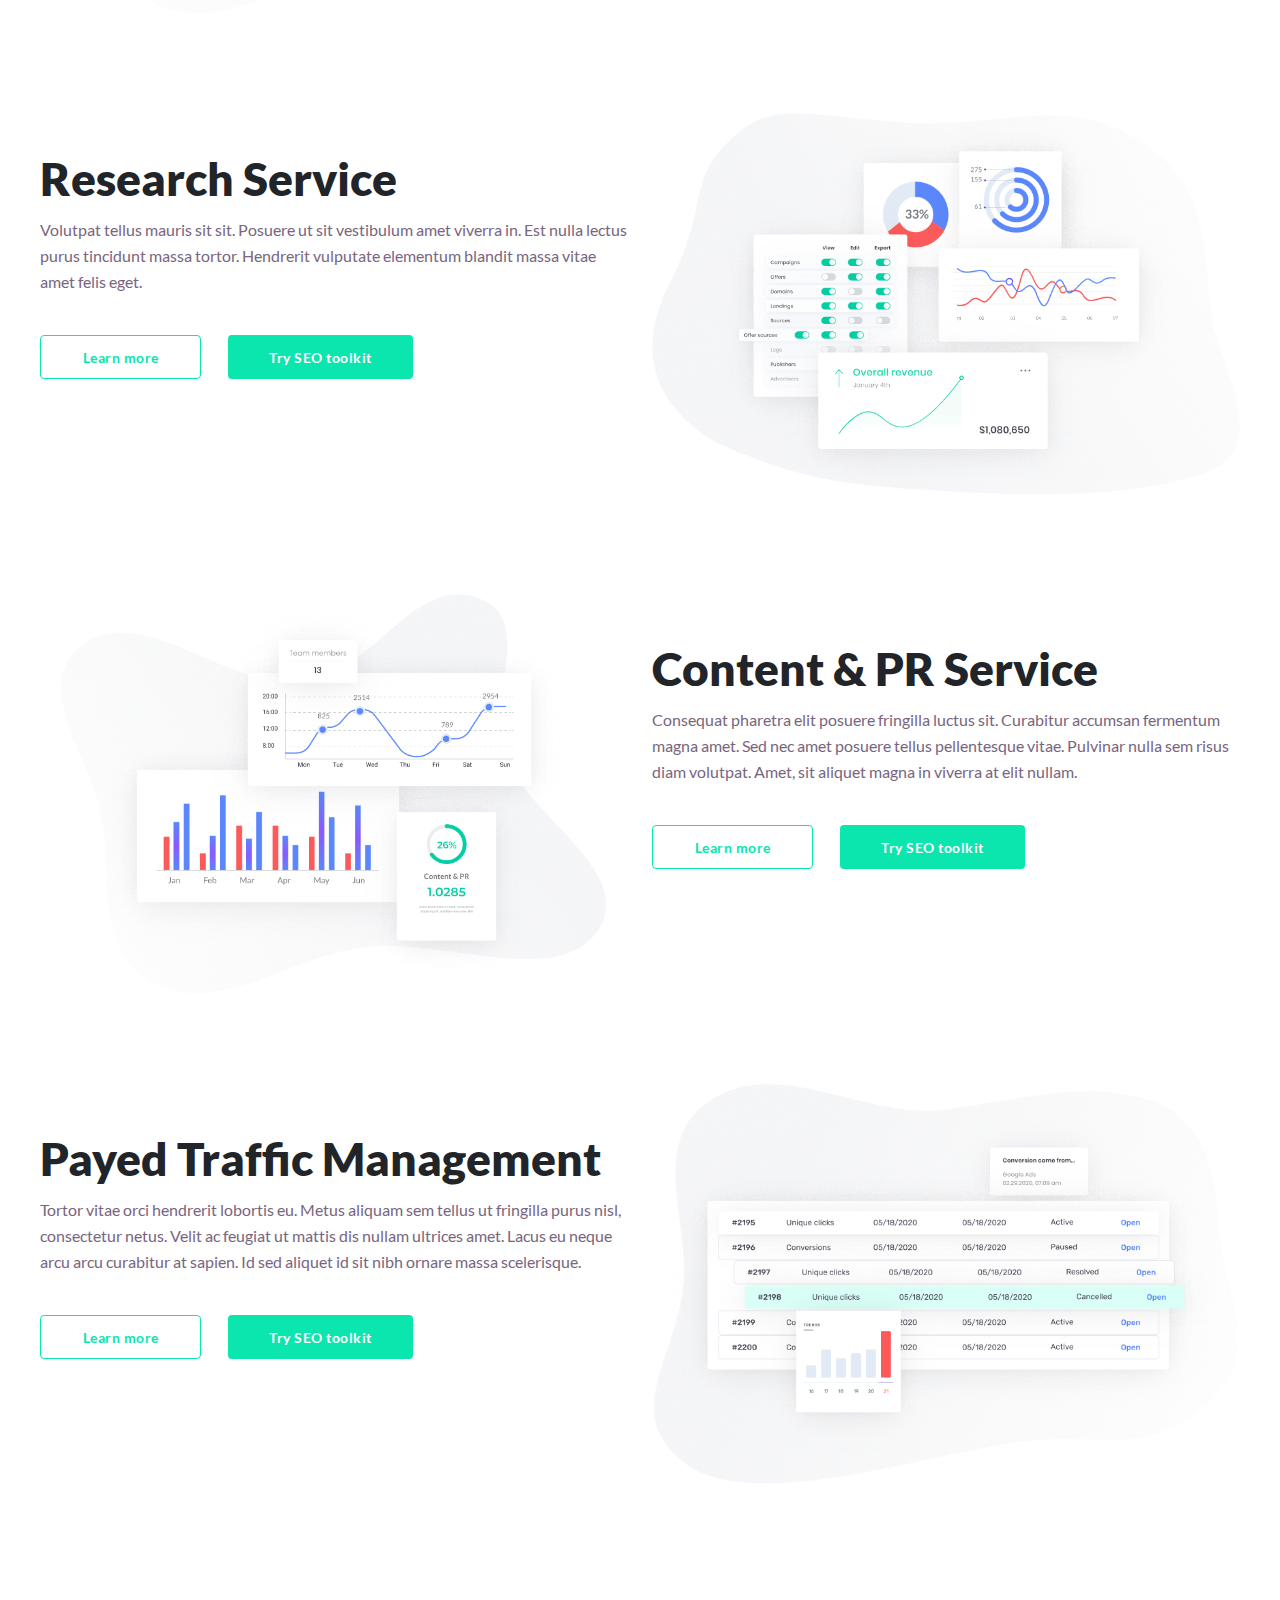
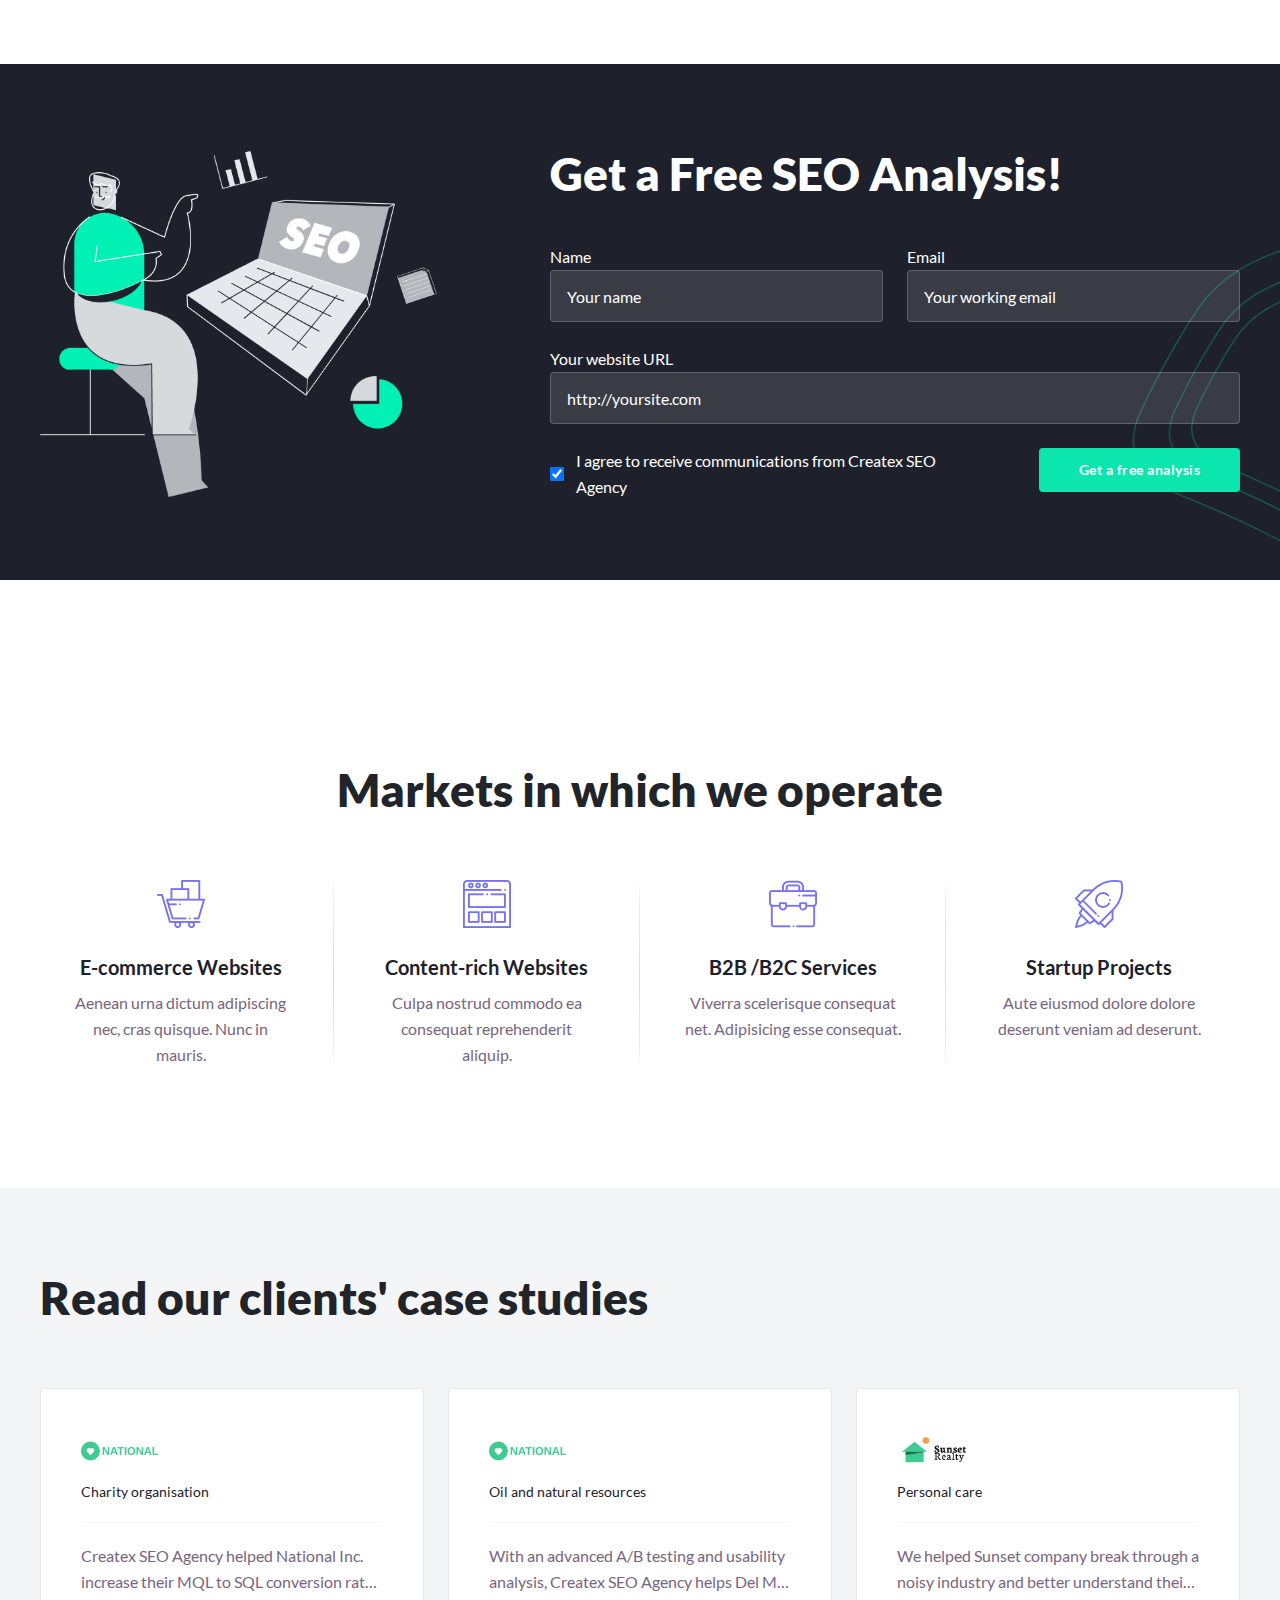
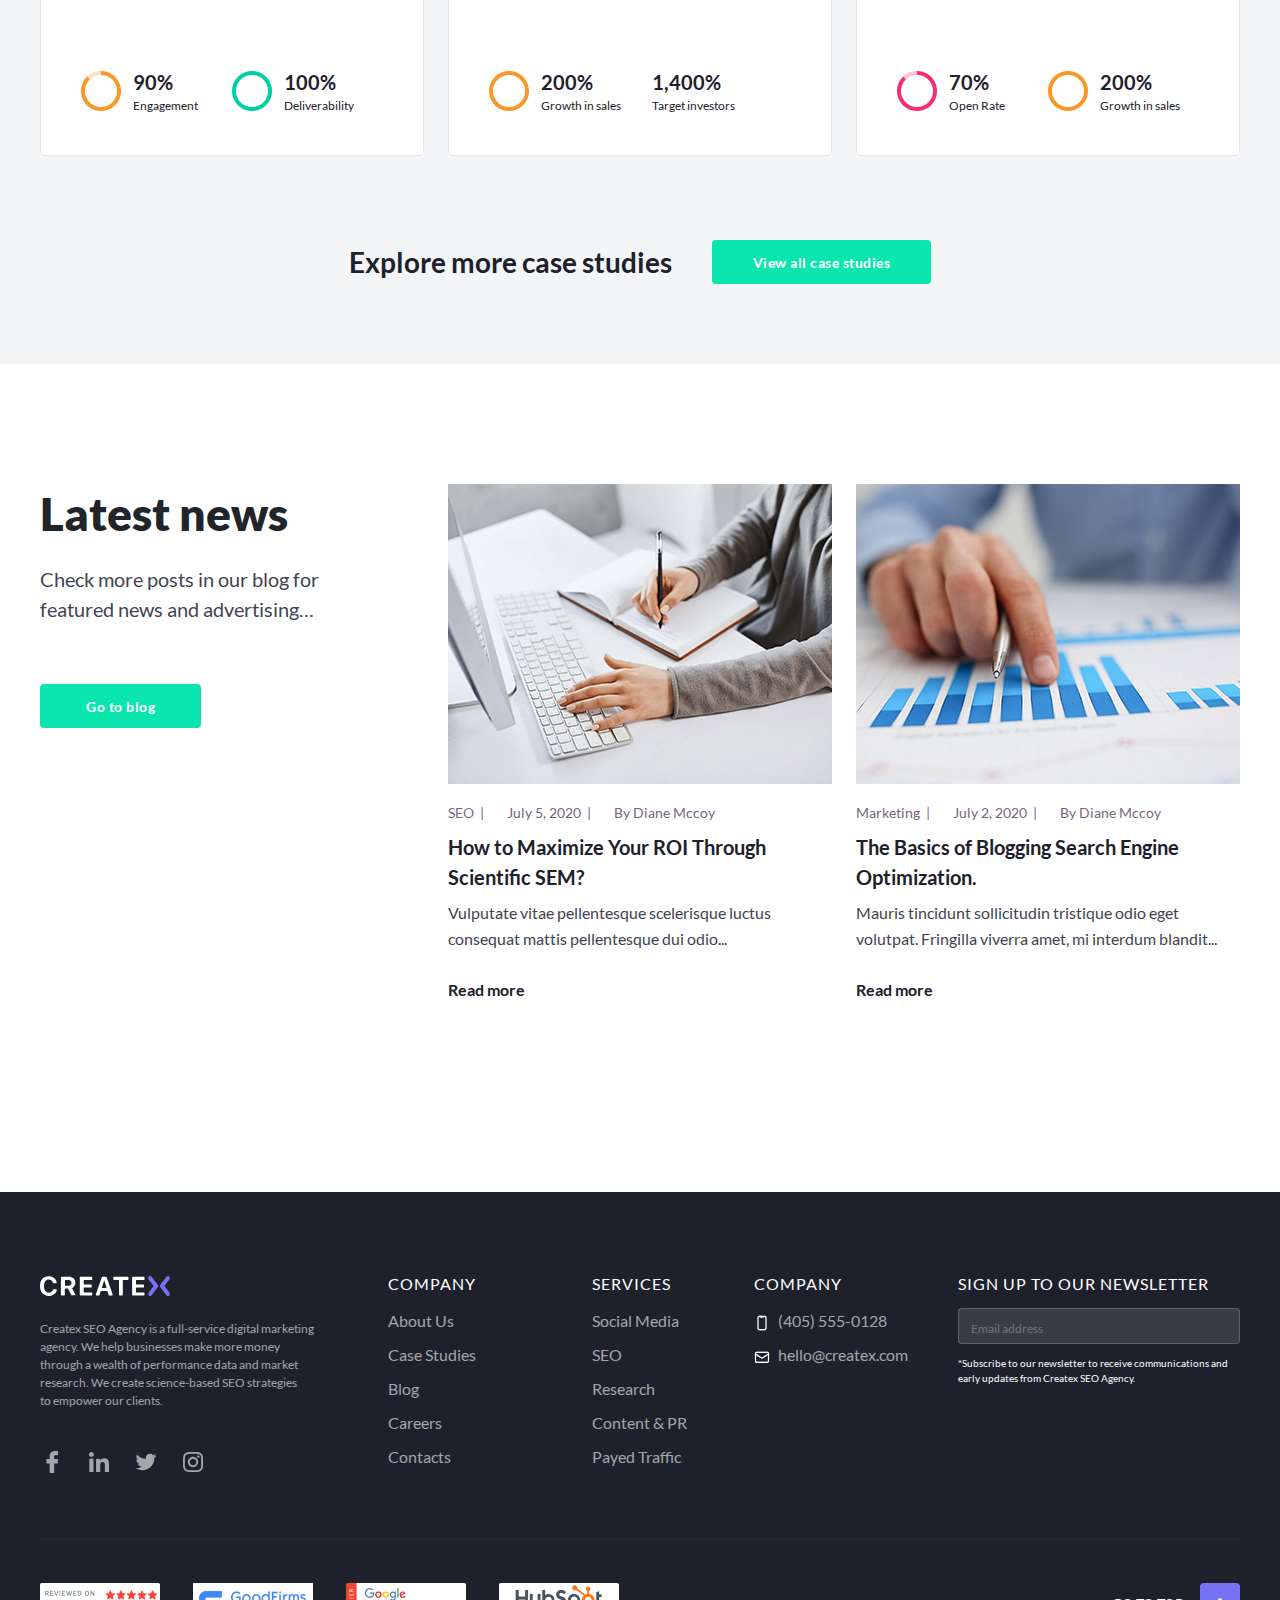
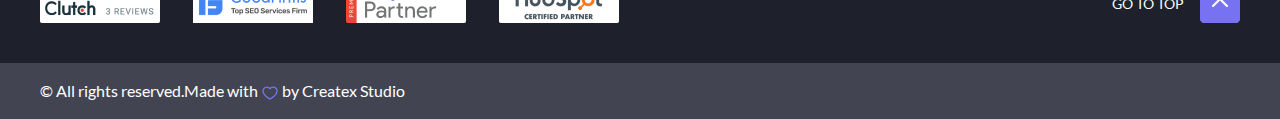
<file: services.html>
<!DOCTYPE html>
<html lang="en">
  <head>
    <meta charset="UTF-8">
    <meta name="viewport" content="width=device-width, initial-scale=1.0">
    <meta http-equiv="X-UA-Compatible" content="ie=edge">
    <link rel="shortcut icon" href="assets/img/logo/favicon.png" type="image/x-icon">
    <title>SEO & Marketing</title>
    <!---=======FONTAWESOME====--->
    <link rel="stylesheet" href="https://cdnjs.cloudflare.com/ajax/libs/font-awesome/6.2.0/css/all.min.css"
      integrity="sha512-xh6O/CkQoPOWDdYTDqeRdPCVd1SpvCA9XXcUnZS2FmJNp1coAFzvtCN9BmamE+4aHK8yyUHUSCcJHgXloTyT2A=="
      crossorigin="anonymous" referrerpolicy="no-referrer" />
    <!---=======FONTAWESOME====--->
    <!-----======BOOTSTRAP CSS==========-->
    <link rel="stylesheet" href="assets/plug-in/bootstrap/bootstrap.min.css">
    <!-----======BOOTSTRAP CSS==========-->
    <!-------======CUSTOM CSS======-->
    <link rel="stylesheet" href="assets/css/styles.css">
    <!-------======CUSTOM CSS======-->
  </head>
  <body>
    <!--TALK MODAL STARTS---->
    <div class="modal fade" id="talk-modal" tabindex="-1" aria-labelledby="exampleModalLabel" aria-hidden="true">
      <div class="modal-dialog">
        <div class="modal-content">
          <div class="modal-header">
            <button type="button" class="btn-close" data-bs-dismiss="modal" aria-label="Close"></button>
          </div>
          <div class="modal-body">
            <h4 class="modal-title fs-5 text-center" id="exampleModalLabel">Subscribe to our newsletter</h4>
            <form>
              <div class="mb-3">
                <label for="talk-name" class="form-label">Name*</label>
                <input type="text" class="form-control" id="talk-name" placeholder="Your name" required>
              </div>
              <div class="mb-3">
                <label for="talk-email" class="form-label">Email*</label>
                <input type="email" class="form-control" id="talk-email" placeholder="Your working email" required>
              </div>
              <div class="d-grid gap-2">
                <button type="submit" class="filled-button">SEND</button>
              </div>
            </form>
          </div>
        </div>
      </div>
    </div>
    <!-- TALK MODAL ENDS -->
    <div class="cover cover-services" style="background: url('assets/img/services/background.png');" id="totop">
      <!----HEADER-STARTS----------->
      <header class="main-header">
        <nav class="navbar navbar-expand-lg">
          <div class="container custom-container">
            <a class="" href="index.html">
              <div class="logo-wrapper">
                <img src="assets/img/logo/header-logo.svg" alt="Logo">
              </div>
            </a>
            <button class="navbar-toggler" type="button" data-bs-toggle="collapse"
              data-bs-target="#navbarSupportedContent" aria-controls="navbarSupportedContent" aria-expanded="false"
              aria-label="Toggle navigation">
              <span class="navbar-toggler-icon"></span>
            </button>
            <div class="collapse navbar-collapse" id="navbarSupportedContent">
              <ul class="navbar-nav me-auto mb-2 mb-lg-0 header-link">
                <li class="nav-item dropdown header-active">
                  <a class="nav-link dropdown-toggle" href="#" role="button" data-bs-toggle="dropdown"
                    aria-expanded="false">
                    Services
                  </a>
                  <ul class="dropdown-menu">
                    <li><a class="dropdown-item" href="services.html">Services</a></li>
                    <li><a class="dropdown-item" href="careers.html">Career</a></li>
                    <li><a class="dropdown-item" href="optimization.html">Search Engine Optimization</a></li>
                    <li><a class="dropdown-item" href="rate.html">Rate for Lovato Company</a></li>
                    <li><a class="dropdown-item" href="maximize.html">Maximize</a></li>
                    <li><a class="dropdown-item" href="rate.html">Our Rate</a></li>
                  </ul>
                </li>
                <li class="nav-item ">
                  <a class="nav-link" href="case-studies.html">Case Studies</a>
                </li>
                <li class="nav-item">
                  <a class="nav-link" href="about.html">About Us</a>
                </li>
                <li class="nav-item">
                  <a class="nav-link" href="blog.html">Blog</a>
                </li>
                <li class="nav-item">
                  <a class="nav-link" href="contact.html">Contacts</a>
                </li>
              </ul>
              <div class="header-call">
                <a href="#" class="filled-button header-btn" data-bs-toggle="modal" data-bs-target="#talk-modal">Talk to a human</a>
              </div>
            </div>
          </div>
        </nav>
      </header>
      <!----HEADER ENDS--->
      <!-----HERO-STARTS---------------->
      <section class="hero">
        <div class="page-container">
          <div class="page-breadcrumb">
            <nav
              style="--bs-breadcrumb-divider: url(&#34;data:image/svg+xml,%3Csvg xmlns='http://www.w3.org/2000/svg' width='8' height='8'%3E%3Cpath d='M2.5 0L1 1.5 3.5 4 1 6.5 2.5 8l4-4-4-4z' fill='%236c757d'/%3E%3C/svg%3E&#34;);"
              aria-label="breadcrumb">
              <ol class="breadcrumb d-flex align-items-center justify-content-center">
                <li class="breadcrumb-item"><a href="index.html"><i class="fa-solid fa-house"></i></a></li>
                <li class="breadcrumb-item active" aria-current="page">Services</li>
              </ol>
            </nav>
          </div>
          <h1 class="page-title">Our services</h1>
          <p class="page-descr">We offer more than services. Our agency provides solutions to your top-priority
            concerns, involving customer targeting, email performance and sales growth. If there is no existing solution
            readily available, we create one, specifically to suit your business.</p>
          <div class="services-hero_bottom">
            <div class="hero-anchor">
              <a href="#" class="empty-button">Start now</a>
            </div>
            <div class="hero-call-us">
              <div class="hero-call_icon">
                <img src="assets/img/icon/call-us.png" alt="">
              </div>
              <div class="call-us_txt">
                <span>Call us</span>
                <a href="tel:4055550128">(405) 555-0128</a>
              </div>
            </div>
          </div>
        </div>
      </section>
      <!--HERO ENDS---->
    </div>
    <!--OUR SERVICES STARTS---->
    <section class="our-services">
      <div class="custom-container">
        <div class="row row-margin">
          <div class="col-12 col-sm-12 col-md-6">
            <div class="service-item">
              <h2 class="section-title">Social Media Marketing</h2>
              <p class="section-descr">Eleifend orci massa et facilisis orci feugiat ac. Congue in ut lacus, turpis
                accumsan gravida. Aliquet mattis dignissim massa sociis a, id bibendum. Egestas lorem eros, mi cras
                amet, vel eget molestie. Turpis enim arcu, amet donec massa pellentesque nulla duis. Arcu dictum metus
                sed purus senectus faucibus eget elementum pretium. </p>
              <div class="workflow-buttons">
                <a href="#" class="empty-button">Learn more</a>
                <a href="#" class="filled-button">Try SEO toolkit</a>
              </div>
            </div>
          </div>
          <div class="col-12 col-sm-12 col-md-6">
            <div class="service-pic">
              <div class="workflow-cover">
                <div class="workflow-layer">
                  <img src="assets/img/homepage/bg-shape.png" alt="illustration">
                  <div class="workflow-main__illustation">
                    <img src="assets/img/homepage/workflow-illustration.png" alt="illustration">
                  </div>
                </div>
              </div>
            </div>
          </div>
        </div>
        <div class="row row-margin">
          <div class="col-12 col-sm-12 col-md-6">
            <div class="service-pic">
              <div class="workflow-cover">
                <div class="workflow-layer">
                  <img src="assets/img/services/shape-s-2.png" alt="illustration">
                  <div class="workflow-main__illustation">
                    <img src="assets/img/services/service-2.png" alt="illustration">
                  </div>
                </div>
              </div>
            </div>
          </div>
          <div class="col-12 col-sm-12 col-md-6">
            <div class="service-item">
              <h2 class="section-title">Search Engine Optimization</h2>
              <p class="section-descr">Elementum ipsum lorem tortor morbi quis turpis pellentesque ultrices aenean.
                Lacus sit viverra et egestas nisl vitae lacus, eget. Eu pulvinar duis in posuere non adipiscing. Nunc,
                tristique viverra tincidunt nec proin tempus egestas massa. Quis velit nunc nisl sem in tristique.</p>
              <div class="workflow-buttons">
                <a href="#" class="empty-button">Learn more</a>
                <a href="#" class="filled-button">Try SEO toolkit</a>
              </div>
            </div>
          </div>
        </div>
        <div class="row row-margin">
          <div class="col-12 col-sm-12 col-md-6">
            <div class="service-item">
              <h2 class="section-title">Research Service</h2>
              <p class="section-descr">Volutpat tellus mauris sit sit. Posuere ut sit vestibulum amet viverra in. Est
                nulla lectus purus tincidunt massa tortor. Hendrerit vulputate elementum blandit massa vitae amet felis
                eget. </p>
              <div class="workflow-buttons">
                <a href="#" class="empty-button">Learn more</a>
                <a href="#" class="filled-button">Try SEO toolkit</a>
              </div>
            </div>
          </div>
          <div class="col-12 col-sm-12 col-md-6">
            <div class="service-pic">
              <div class="workflow-cover">
                <div class="workflow-layer">
                  <img src="assets/img/services/shape-s-3.png" alt="illustration">
                  <div class="workflow-main__illustation">
                    <img src="assets/img/services/service-3.png" alt="illustration">
                  </div>
                </div>
              </div>
            </div>
          </div>
        </div>
        <div class="row row-margin">
          <div class="col-12 col-sm-12 col-md-6">
            <div class="service-pic">
              <div class="workflow-cover">
                <div class="workflow-layer">
                  <img src="assets/img/services/shape-4.png" alt="illustration">
                  <div class="workflow-main__illustation">
                    <img src="assets/img/services/service-4.png" alt="illustration">
                  </div>
                </div>
              </div>
            </div>
          </div>
          <div class="col-12 col-sm-12 col-md-6">
            <div class="service-item">
              <h2 class="section-title">Content & PR Service</h2>
              <p class="section-descr">Consequat pharetra elit posuere fringilla luctus sit. Curabitur accumsan
                fermentum magna amet. Sed nec amet posuere tellus pellentesque vitae. Pulvinar nulla sem risus diam
                volutpat. Amet, sit aliquet magna in viverra at elit nullam.</p>
              <div class="workflow-buttons">
                <a href="#" class="empty-button">Learn more</a>
                <a href="#" class="filled-button">Try SEO toolkit</a>
              </div>
            </div>
          </div>
        </div>
        <div class="row row-margin">
          <div class="col-12 col-sm-12 col-md-6">
            <div class="service-item">
              <h2 class="section-title">Payed Traffic Management</h2>
              <p class="section-descr">Tortor vitae orci hendrerit lobortis eu. Metus aliquam sem tellus ut fringilla
                purus nisl, consectetur netus. Velit ac feugiat ut mattis dis nullam ultrices amet. Lacus eu neque arcu
                arcu curabitur at sapien. Id sed aliquet id sit nibh ornare massa scelerisque.</p>
              <div class="workflow-buttons">
                <a href="#" class="empty-button">Learn more</a>
                <a href="#" class="filled-button">Try SEO toolkit</a>
              </div>
            </div>
          </div>
          <div class="col-12 col-sm-12 col-md-6">
            <div class="service-pic">
              <div class="workflow-cover">
                <div class="workflow-layer">
                  <img src="assets/img/services/shape-5.png" alt="illustration">
                  <div class="workflow-main__illustation">
                    <img src="assets/img/services/service-5.png" alt="illustration">
                  </div>
                </div>
              </div>
            </div>
          </div>
        </div>
      </div>
    </section>
    <!--OUR SERVICES ENDS---->
    <!-----ANALYSIS FORM-STARTS------------------->
    <section class="homepage-request"
      style="background-image: url('assets/img/homepage/free-seo-analysis-background.png');">
      <div class="custom-container">
        <div class="row">
          <div class="col-12 col-md-12 col-lg-5">
            <div class="wrapper-illustration">
              <div class="request-illustration">
                <img src="assets/img/homepage/illustration.png" alt="">
              </div>
            </div>
          </div>
          <div class="col-12 col-md-12 col-lg-7">
            <div class="analysis-form__cover">
              <div class="analysis-form__title">Get a Free SEO Analysis!</div>
              <div class="analysis-form">
                <form class="">
                  <div class="row">
                    <div class="col-12 col-sm-12 col-md-6">
                      <div class="analysis-form__input">
                        <label for="analysis-name">Name</label>
                        <input type="text" name="analysis-name" id="analysis-name" class="" placeholder="Your name"
                          required>
                      </div>
                    </div>

                    <div class="col-12 col-sm-12 col-md-6">
                      <div class="analysis-form__input">
                        <label for="analysis-email">Email</label>
                        <input type="email" name="analysis-email" id="analysis-email" placeholder="Your working email"
                          required>
                      </div>
                    </div>
                    <div class="col-12 col-sm-12 col-md-12">
                      <div class="analysis-form__input">
                        <label for="your-website">Your website URL</label>
                        <input type="url" name="your-website" id="your-website" placeholder="http://yoursite.com"
                          required>
                      </div>
                    </div>
                    <div class="col-12 col-sm-12 col-md-7">
                      <div class="checkbox-wrapper">
                        <input type="checkbox" name="agree-checked" checked id="agree-checked" required>
                        <label for="agree-checked" class="agree-checked">I agree to receive communications from Createx
                          SEO Agency</label>
                      </div>
                    </div>
                    <div class="col-12 col-sm-12 col-md-5">
                      <div class="button-submit-wrapper">
                        <button class="filled-button">Get a free analysis</button>
                      </div>
                    </div>
                  </div>
              </div>
              </form>
            </div>

          </div>
        </div>

      </div>
      </div>
    </section>
    <!-----ANALYSIS FORM ENDS----->
    <!---OPERATE MARKET STARTS--->
    <section class="operate-market">
      <div class="custom-container">
        <div class="section-title text-center">Markets in which we operate</div>
        <div class="market-boxes">
          <div class="row">
            <div class="col-12 col-sm-6 col-md-3">
              <div class="market-box d-flex justify-content-center align-items-center flex-column">
                <div class="market-box_img">
                  <img src="assets/img/icon/ic-cart.png" alt="market icon">
                </div>
                <div class="market-box_content text-center">
                  <strong class="market-box_ttl">E-commerce Websites</strong>
                  <p class="market-box_descr">
                    Aenean urna dictum adipiscing nec, cras quisque. Nunc in mauris.
                  </p>
                </div>
              </div>
            </div>
            <div class="col-12 col-sm-6 col-md-3">
              <div class="market-box d-flex justify-content-center align-items-center flex-column">
                <div class="market-box_img">
                  <img src="assets/img/icon/ic-website.png" alt="market icon">
                </div>
                <div class="market-box_content text-center">
                  <strong class="market-box_ttl">Content-rich Websites</strong>
                  <p class="market-box_descr">
                    Culpa nostrud commodo ea consequat reprehenderit aliquip.
                  </p>
                </div>
              </div>
            </div>
            <div class="col-12 col-sm-6 col-md-3">
              <div class="market-box d-flex justify-content-center align-items-center flex-column">
                <div class="market-box_img">
                  <img src="assets/img/icon/ic-suitcase.png" alt="market icon">
                </div>
                <div class="market-box_content text-center">
                  <strong class="market-box_ttl">B2B /B2C Services</strong>
                  <p class="market-box_descr">
                    Viverra scelerisque consequat net. Adipisicing esse consequat.
                  </p>
                </div>
              </div>
            </div>
            <div class="col-12 col-sm-6 col-md-3">
              <div class="market-box d-flex justify-content-center align-items-center flex-column">
                <div class="market-box_img">
                  <img src="assets/img/icon/ic-startup.png" alt="market icon">
                </div>
                <div class="market-box_content text-center">
                  <strong class="market-box_ttl">Startup Projects</strong>
                  <p class="market-box_descr">
                    Aute eiusmod dolore dolore deserunt veniam ad deserunt.
                  </p>
                </div>
              </div>
            </div>
          </div>
        </div>
      </div>
    </section>
    <!---OPERATE MARKET ENDS--->
    <!---CASE STUDIOS STARTS-->
    <section class="case-studios">
      <div class="custom-container">
        <div class="section-title text-start">Read our clients' case studies</div>
        <div class="case-card-wrapper">
          <div class="row">
            <div class="col-12 col-sm-6 col-md-6 col-lg-4">
              <a href="#">
                <div class="case-card-cover">
                  <div class="case-card">
                  </div>
                  <div class="case-card-inner">
                    <div class="case-card-head">
                      <div class="case-card-logo">
                        <img src="assets/img/homepage/client-logo-1.png" alt="client logo">
                      </div>
                      <span>Charity organisation</span>
                    </div>
                    <div class="case-card-body">
                      <p class="case-card-descr">Createx SEO Agency helped National Inc. increase their MQL to SQL
                        conversion rate by 300%.</p>
                      <div class="case-card-rates">
                        <div class="case-card-rate">
                          <div class="case-rate-img">
                            <img src="assets/img/homepage/circle-card-orange.png" alt="rate">
                          </div>
                          <div class="case-rate-txt">
                            <strong>90%</strong>
                            <span>Engagement</span>
                          </div>
                        </div>
                        <div class="case-card-rate">
                          <div class="case-rate-img">
                            <img src="assets/img/homepage/circle-success.png" alt="rate">
                          </div>
                          <div class="case-rate-txt">
                            <strong>100%</strong>
                            <span>Deliverability</span>
                          </div>
                        </div>
                      </div>
                    </div>
                  </div>
                </div>
              </a>
            </div>
            <div class="col-12 col-sm-6 col-md-6 col-lg-4">
              <a href="#">
                <div class="case-card-cover">
                  <div class="case-card">
                  </div>
                  <div class="case-card-inner">
                    <div class="case-card-head">
                      <div class="case-card-logo">
                        <img src="assets/img/homepage/client-logo-1.png" alt="client logo">
                      </div>
                      <span>Oil and natural resources</span>
                    </div>
                    <div class="case-card-body">
                      <p class="case-card-descr">With an advanced A/B testing and usability analysis, Createx SEO Agency
                        helps Del Mar see a 400% increase in conversion rate.</p>
                      <div class="case-card-rates">
                        <div class="case-card-rate">
                          <div class="case-rate-img">
                            <img src="assets/img/homepage/circle-orange-100.png" alt="rate">
                          </div>
                          <div class="case-rate-txt">
                            <strong>200%</strong>
                            <span>Growth in sales</span>
                          </div>
                        </div>
                        <div class="case-card-rate">
                          <div class="case-rate-txt">
                            <strong>1,400%</strong>
                            <span>Target investors</span>
                          </div>
                        </div>
                      </div>
                    </div>
                  </div>
                </div>
              </a>
            </div>
            <div class="col-12 col-sm-6 col-md-6 col-lg-4">
              <a href="#">
                <div class="case-card-cover">
                  <div class="case-card">
                  </div>
                  <div class="case-card-inner">
                    <div class="case-card-head">
                      <div class="case-card-logo">
                        <img src="assets/img/homepage/client-logo6.png" alt="client logo">
                      </div>
                      <span>Personal care</span>
                    </div>
                    <div class="case-card-body">
                      <p class="case-card-descr">We helped Sunset company break through a noisy industry and better
                        understand their buyer's journey.</p>
                      <div class="case-card-rates">
                        <div class="case-card-rate">
                          <div class="case-rate-img">
                            <img src="assets/img/homepage/circle-pink.png" alt="rate">
                          </div>
                          <div class="case-rate-txt">
                            <strong>70%</strong>
                            <span>Open Rate</span>
                          </div>
                        </div>
                        <div class="case-card-rate">
                          <div class="case-rate-img">
                            <img src="assets/img/homepage/circle-orange-100.png" alt="rate">
                          </div>
                          <div class="case-rate-txt">
                            <strong>200%</strong>
                            <span>Growth in sales</span>
                          </div>
                        </div>
                      </div>
                    </div>
                  </div>
                </div>
              </a>
            </div>
          </div>
        </div>
        <div class="case-studios-bottom">
          <div class="studios-bottom-ttl">Explore more case studies</div>
          <div class="studios-btn">
            <a href="../case-studies.html" class="filled-button">View all case studies</a>
          </div>
        </div>
      </div>
    </section>
    <!---CASE STUDIOS ENDS-->
    <!--PARTNER NEWS STARTS---->
    <section class="partners-news">
      <div class="custom-container">
        <div class="home-news-wrapper">
          <div class="row">
            <div class="col-12 col-sm-12 col-md-4">
              <div class="home-news-inner">
                <h2 class="section-title">Latest news</h2>
                <p class="section-descr">Check more posts in our blog for featured news and advertising insights</p>
                <a href="../blog.html" class="filled-button">Go to blog</a>
              </div>
            </div>
            <div class="col-12 col-sm-6 col-md-4">
              <a href="../blog.html">
                <div class="home-news-content">
                  <div class="home-news-pic">
                    <img src="assets/img/homepage/pic.png" alt="news-pic">
                  </div>
                  <div class="home-details_cover">
                    <div class="home-news-details">
                      <div class="home-news-meta">
                        <span>SEO</span>
                        <span><i class="fa-regular fa-clock"></i> July 5, 2020</span>
                        <span><i class="fa-regular fa-user"></i>By Diane Mccoy</span>
                      </div>
                    </div>
                    <p class="home-news-title">How to Maximize Your ROI Through Scientific SEM?</p>
                    <div class="home-news-descr">
                      Vulputate vitae pellentesque scelerisque luctus consequat mattis pellentesque dui odio...
                    </div>
                    <a href="../maximize.html" class="read-more">Read more <i class="fa-solid fa-arrow-right"></i></a>
                  </div>
                </div>
              </a>
            </div>
            <div class="col-12 col-sm-6 col-md-4">
              <a href="../blog.html">
                <div class="home-news-content">
                  <div class="home-news-pic">
                    <img src="assets/img/homepage/news-2.png" alt="news-pic">
                  </div>
                  <div class="home-details_cover">
                    <div class="home-news-details">
                      <div class="home-news-meta">
                        <span>Marketing</span>
                        <span><i class="fa-regular fa-clock"></i> July 2, 2020</span>
                        <span><i class="fa-regular fa-user"></i>By Diane Mccoy</span>
                      </div>
                    </div>
                    <p class="home-news-title">The Basics of Blogging Search Engine Optimization.</p>
                    <div class="home-news-descr">
                      Mauris tincidunt sollicitudin tristique odio eget volutpat. Fringilla viverra amet, mi interdum
                      blandit...
                    </div>
                    <a href="#" class="read-more">Read more <i class="fa-solid fa-arrow-right"></i></a>
                  </div>
                </div>
              </a>
            </div>
          </div>
        </div>
      </div>
    </section>
    <!--PARTNER NEWS ENDS---->
    <!------FOOTER ENDS--------->
    <footer class="main-footer">
      <div class="custom-container">
        <div class="footer-up responsive-container">
          <div class="row">
            <div class="col-12 col-sm-12 col-md-12 col-xl-3">
              <div class="footer-col">
                <a class="" href="index.html">
                  <div class="logo-wrapper">
                    <img src="assets/img/logo/header-logo.svg" alt="Logo">
                  </div>
                </a>
                <p class="footer-up__descr">
                  Createx SEO Agency is a full-service digital marketing agency. We help businesses make more money
                  through a wealth of performance data and market research. We create science-based SEO strategies
                  to empower our clients.
                </p>
                <div class="footer-up__ul">
                  <ul>
                    <li>
                      <a href="#">
                        <div class="footer-icon">
                          <svg width="24" height="24" viewBox="0 0 24 24" fill="none"
                            xmlns="http://www.w3.org/2000/svg">
                            <g opacity="0.6">
                              <path
                                d="M17.5628 1.00458L14.7856 1C11.6654 1 9.64903 3.12509 9.64903 6.41423V8.91055H6.85662C6.61532 8.91055 6.41992 9.1115 6.41992 9.35937V12.9763C6.41992 13.2241 6.61554 13.4249 6.85662 13.4249H9.64903V22.5514C9.64903 22.7993 9.84443 23 10.0857 23H13.729C13.9703 23 14.1657 22.799 14.1657 22.5514V13.4249H17.4307C17.672 13.4249 17.8674 13.2241 17.8674 12.9763L17.8688 9.35937C17.8688 9.24036 17.8226 9.12638 17.7409 9.04215C17.6591 8.95793 17.5477 8.91055 17.4318 8.91055H14.1657V6.79439C14.1657 5.77728 14.4017 5.26094 15.6915 5.26094L17.5624 5.26025C17.8035 5.26025 17.9989 5.0593 17.9989 4.81166V1.45317C17.9989 1.20576 17.8037 1.00504 17.5628 1.00458Z"
                                fill="white" />
                            </g>
                          </svg>

                        </div>
                      </a>
                    </li>
                    <li>
                      <a href="#">
                        <div class="footer-icon">
                          <svg width="24" height="24" viewBox="0 0 24 24" fill="none"
                            xmlns="http://www.w3.org/2000/svg">
                            <g opacity="0.6">
                              <path
                                d="M21.995 22L22 21.9992V14.6642C22 11.0758 21.2275 8.31167 17.0325 8.31167C15.0158 8.31167 13.6625 9.41833 13.11 10.4675H13.0517V8.64667H9.07416V21.9992H13.2158V15.3875C13.2158 13.6467 13.5458 11.9633 15.7017 11.9633C17.8258 11.9633 17.8575 13.95 17.8575 15.4992V22H21.995Z"
                                fill="white" />
                              <path d="M2.32999 8.6475H6.47666V22H2.32999V8.6475Z" fill="white" />
                              <path
                                d="M4.40167 2C3.07583 2 2 3.07583 2 4.40167C2 5.7275 3.07583 6.82583 4.40167 6.82583C5.7275 6.82583 6.80333 5.7275 6.80333 4.40167C6.8025 3.07583 5.72667 2 4.40167 2Z"
                                fill="white" />
                            </g>
                          </svg>
                        </div>
                      </a>
                    </li>
                    <li>
                      <a href="#">
                        <div class="footer-icon">
                          <svg width="24" height="24" viewBox="0 0 24 24" fill="none"
                            xmlns="http://www.w3.org/2000/svg">
                            <g opacity="0.6">
                              <path
                                d="M22.5 5.77233C21.7271 6.10027 20.8978 6.32267 20.0264 6.42196C20.9161 5.91181 21.5972 5.10263 21.92 4.1414C21.0854 4.61383 20.1642 4.95688 19.1826 5.14285C18.3966 4.33994 17.2785 3.83984 16.0384 3.83984C13.6593 3.83984 11.7303 5.68691 11.7303 7.9637C11.7303 8.2866 11.7683 8.60199 11.8418 8.90357C8.26201 8.73141 5.08768 7.08917 2.96314 4.59372C2.59176 5.20189 2.38049 5.91053 2.38049 6.66697C2.38049 8.09814 3.14161 9.36093 4.2964 10.0997C3.5904 10.0771 2.92639 9.89116 2.34508 9.58205V9.63357C2.34508 11.6314 3.83056 13.2988 5.80024 13.6783C5.43936 13.7713 5.05882 13.8228 4.66514 13.8228C4.38696 13.8228 4.11794 13.7964 3.85417 13.7461C4.40267 15.3859 5.99315 16.5783 7.87756 16.611C6.40388 17.7167 4.54573 18.3739 2.52749 18.3739C2.17976 18.3739 1.83724 18.3537 1.5 18.3173C3.40671 19.4896 5.67036 20.1732 8.10327 20.1732C16.028 20.1732 20.3597 13.8881 20.3597 8.43741L20.3453 7.90341C21.1917 7.32537 21.9239 6.59912 22.5 5.77233Z"
                                fill="white" />
                            </g>
                          </svg>
                        </div>
                      </a>
                    </li>
                    <li>
                      <a href="#">
                        <div class="footer-icon">
                          <svg width="24" height="24" viewBox="0 0 24 24" fill="none"
                            xmlns="http://www.w3.org/2000/svg">
                            <g opacity="0.6">
                              <path
                                d="M21.9804 7.88005C21.9336 6.81738 21.7617 6.0868 21.5156 5.45374C21.2616 4.78176 20.8709 4.18014 20.359 3.68002C19.8589 3.1721 19.2533 2.77743 18.5891 2.52745C17.9524 2.28127 17.2256 2.10943 16.163 2.06257C15.0923 2.01175 14.7525 2 12.0371 2C9.32172 2 8.98185 2.01175 7.9152 2.05861C6.85253 2.10546 6.12195 2.27746 5.48904 2.52348C4.81692 2.77743 4.2153 3.16814 3.71517 3.68002C3.20726 4.18014 2.81274 4.78573 2.5626 5.44992C2.31643 6.0868 2.14458 6.81341 2.09773 7.87609C2.04691 8.9467 2.03516 9.28658 2.03516 12.002C2.03516 14.7173 2.04691 15.0572 2.09376 16.1239C2.14061 17.1865 2.31261 17.9171 2.55879 18.5502C2.81274 19.2221 3.20726 19.8238 3.71517 20.3239C4.2153 20.8318 4.82088 21.2265 5.48507 21.4765C6.12195 21.7226 6.84856 21.8945 7.91139 21.9413C8.97788 21.9883 9.31791 21.9999 12.0333 21.9999C14.7486 21.9999 15.0885 21.9883 16.1552 21.9413C17.2178 21.8945 17.9484 21.7226 18.5813 21.4765C19.9254 20.9568 20.9881 19.8941 21.5078 18.5502C21.7538 17.9133 21.9258 17.1865 21.9726 16.1239C22.0195 15.0572 22.0312 14.7173 22.0312 12.002C22.0312 9.28658 22.0273 8.9467 21.9804 7.88005ZM20.1794 16.0457C20.1364 17.0225 19.9723 17.5499 19.8355 17.9015C19.4995 18.7728 18.808 19.4643 17.9367 19.8004C17.585 19.9372 17.0538 20.1012 16.0808 20.1441C15.026 20.1911 14.7096 20.2027 12.0411 20.2027C9.37255 20.2027 9.0522 20.1911 8.00113 20.1441C7.02437 20.1012 6.49693 19.9372 6.1453 19.8004C5.71171 19.6402 5.31704 19.3862 4.9967 19.0541C4.6646 18.7298 4.41065 18.3391 4.2504 17.9055C4.11365 17.5539 3.94959 17.0225 3.9067 16.0497C3.8597 14.9948 3.8481 14.6783 3.8481 12.0097C3.8481 9.34122 3.8597 9.02087 3.9067 7.96995C3.94959 6.99319 4.11365 6.46575 4.2504 6.11412C4.41065 5.68038 4.6646 5.28586 5.00067 4.96536C5.32483 4.63327 5.71553 4.37931 6.14927 4.21921C6.5009 4.08247 7.03231 3.9184 8.00509 3.87537C9.05999 3.82851 9.37652 3.81676 12.0449 3.81676C14.7174 3.81676 15.0337 3.82851 16.0848 3.87537C17.0616 3.9184 17.589 4.08247 17.9406 4.21921C18.3742 4.37931 18.7689 4.63327 19.0892 4.96536C19.4213 5.28967 19.6753 5.68038 19.8355 6.11412C19.9723 6.46575 20.1364 6.99701 20.1794 7.96995C20.2262 9.02484 20.238 9.34122 20.238 12.0097C20.238 14.6783 20.2262 14.9908 20.1794 16.0457Z"
                                fill="white" />
                              <path
                                d="M12.0371 6.86423C9.20069 6.86423 6.89937 9.1654 6.89937 12.002C6.89937 14.8385 9.20069 17.1397 12.0371 17.1397C14.8736 17.1397 17.1748 14.8385 17.1748 12.002C17.1748 9.1654 14.8736 6.86423 12.0371 6.86423ZM12.0371 15.3347C10.197 15.3347 8.70438 13.8422 8.70438 12.002C8.70438 10.1617 10.197 8.66924 12.0371 8.66924C13.8774 8.66924 15.3698 10.1617 15.3698 12.002C15.3698 13.8422 13.8774 15.3347 12.0371 15.3347Z"
                                fill="white" />
                              <path
                                d="M18.5776 6.6611C18.5776 7.32346 18.0405 7.86053 17.378 7.86053C16.7156 7.86053 16.1785 7.32346 16.1785 6.6611C16.1785 5.99858 16.7156 5.46167 17.378 5.46167C18.0405 5.46167 18.5776 5.99858 18.5776 6.6611Z"
                                fill="white" />
                            </g>
                          </svg>
                        </div>
                      </a>
                    </li>
                  </ul>
                </div>
              </div>
            </div>
            <div class="col-12 col-sm-6 col-md-6 col-xl-2">
              <div class="footer-col padding-left">
                <p class="footer-title">COMPANY</p>
                <div class="footer-link">
                  <ul>
                    <li><a href="#">About Us</a></li>
                    <li><a href="#">Case Studies</a></li>
                    <li><a href="#">Blog</a></li>
                    <li><a href="#">Careers</a></li>
                    <li><a href="#">Contacts</a></li>
                  </ul>
                </div>
              </div>
            </div>
            <div class="col-12 col-sm-6 col-md-6 col-xl-2">
              <div class="footer-col padding-left">
                <p class="footer-title">SERVICES</p>
                <div class="footer-link">
                  <ul>
                    <li><a href="#">Social Media</a></li>
                    <li><a href="#">SEO</a></li>
                    <li><a href="#">Research</a></li>
                    <li><a href="#">Content & PR</a></li>
                    <li><a href="#">Payed Traffic</a></li>
                  </ul>
                </div>
              </div>
            </div>
            <div class="col-12 col-sm-6 col-md-6 col-xl-2">
              <div class="footer-col">
                <p class="footer-title">COMPANY</p>
                <div class="footer-link">
                  <ul class="flex-ul">
                    <li>
                      <a href="tel:4055550128">
                        <div class="footer-contact">
                          <img src="assets/img/icon/iPhone.png" alt="call us">
                        </div>
                        <span>(405) 555-0128</span>
                      </a>
                    </li>
                    <li>
                      <a href="mailto:hello@createx.com">
                        <div class="footer-contact">
                          <img src="assets/img/icon/Mail.png" alt="mail">
                        </div>
                        <span>hello@createx.com</span>
                      </a>
                    </li>
                  </ul>
                </div>
              </div>
            </div>
            <div class="col-12 col-sm-12 col-md-6 col-xl-3">
              <div class="footer-col">
                <p class="footer-title">SIGN UP TO OUR NEWSLETTER</p>
                <div class="footer-form">
                  <form action="" class="subscribe-form">
                    <div class="footer-input">
                      <input type="email" name="footer-mail" id="footer-mail" placeholder="Email address" required>
                    </div>
                    <button><i class="fa-solid fa-arrow-right"></i></button>
                  </form>
                </div>
                <div class="footer-input__descr">
                  *Subscribe to our newsletter to receive communications and early updates from Createx SEO Agency.
                </div>
              </div>
            </div>
          </div>
        </div>
        <div class="footer-awards">
          <div class="row">
            <div class="col-12 col-sm-12 col-md-9 col-xl-6">
              <div class="row">
                <div class="col-6 col-sm-3">
                  <div class="award-img">
                    <img src="assets/img/homepage/award1.png" alt="award">
                  </div>
                </div>
                <div class="col-6 col-sm-3">
                  <div class="award-img">
                    <img src="assets/img/homepage/award2.png" alt="award">
                  </div>
                </div>
                <div class="col-6 col-sm-3">
                  <div class="award-img">
                    <img src="assets/img/homepage/award3.png" alt="award">
                  </div>
                </div>
                <div class="col-6 col-sm-3">
                  <div class="award-img">
                    <img src="assets/img/homepage/award4.png" alt="award">
                  </div>
                </div>
              </div>
            </div>
            <div class="col-12 col-sm-12 col-md-3 col-xl-6">
              <div class="go-to-top d-flex align-items-center justify-content-end">
                <span class="text-white">GO TO TOP</span>
                <a href="#totop">
                  <div class="to-top">
                    <img src="assets/img/homepage/up-btn.png" alt="up button">
                  </div>
                </a>
              </div>
            </div>
          </div>
        </div>
      </div>
      <div class="bottom">
        <div class="custom-container">
          <div class="bottom-inner d-flex align-items-center text-white">
            <span>© All rights reserved.Made with</span>
            <div class="heart">
              <img src="assets/img/icon/Heart.png" alt="heart">
            </div>
            <span>by Createx Studio</span>
          </div>
        </div>
      </div>
    </footer>
    <!------FOOTER ENDS--------->
    <!---BOOTSTRAP BUNDLE---->
    <script src="assets/plug-in/bootstrap/bootstrap.bundle.min.js"></script>
    <!---BOOTSTRAP BUNDLE---->
    <!--CUSTOM JS-->
    <script src="assets/js/scripts.js"></script>
    <!--CUSTOM JS-->
  </body>
</html>
</file>
<file: assets/css/styles.css>
@charset "UTF-8";
/* reset starts */
/* reset ends */
/* fonts starts */
@font-face {
  font-family: "Lato-Black";
  src: url("fonts/Lato/Lato-Black.ttf");
}
@font-face {
  font-family: "Lato-Bold";
  src: url("fonts/Lato/Lato-Bold.ttf");
}
@font-face {
  font-family: "Lato-Regular";
  src: url("fonts/Lato/Lato-Regular.ttf");
}
/* fonts ends */

:root {
  --main-green: #0AE6AE;
  --900-gray: rgb(30, 33, 44);
  --800-gray: rgb(66, 69, 81);
  --700-gray: rgb(120, 102, 128);
  --600-gray: rgb(154, 156, 165);
  --400-gray: rgb(215, 218, 221);
  --200-gray: rgb(244, 245, 246);
  --300-gray:rgb(229, 232, 237);
  --primary-white: rgb(255, 255, 255);
  --transition: all 0.4s ease;
  --hero-fs: 72px;
  --main-fs: 16px;
  --main-lh: 26px;
  --section-ttl: 46px;
}

body {
  font-family: "Lato-Regular";
}

* {
  box-sizing: border-box;
}
.trending-news .trend-news .trend-news_pic img, .single-post .single-post_pic img, .sem-cover .sem .sem-content .pic-subtitle .sem-subtitle_img img, .sem-cover .sem .sem-content .sem-img img, .strategies-wrapper .strategies-container .strategies-illus .strategies-shape img, .charts-wrapper .chart-box_bottom .chart-pic img, .hero-img_box img, .trending-news a .trend-news .trend-news_pic img, .subscribe-blog .subscribe-blog_inner .illustrtion-form img, .contact-form .contact-illustration img, .seo-agency .seo-agency-inner .agency-right img, .seo-agency .seo-agency-inner .agency-middle img, .seo-agency .seo-agency-inner .agency-left .agency-left-bottom img, .seo-agency .seo-agency-inner .agency-left .agency-left-up img, .our-team .team-member .team-member_pic img, .careers .careers-pic img, .video .video-cover .mute-button .mute-button img, .seo-services .seo-service .col-12 .seo-box_img .seo-box_img img, .operate-market .market-boxes .row .col-12 .market-box .market-box_img .market-box_img img, .case-card_box .case-card_item .case-card_img .case-img_content .case-client-img .case-client-img img, .case-card_box .case-card_item .case-card_img .case-card_img img, .logo-wrapper img {
  width: 100%;
  height: 100%;
  -o-object-fit: cover;
  object-fit: cover;
}

.seo-services .seo-service .col-12 .seo-box_descr, .case-card_box .case-card_item .case-card_content .case-card-info, .case-card-descr, .home-news-inner .section-descr {
  display: -webkit-box;
  -webkit-line-clamp: 2;
  -webkit-box-orient: vertical;
  overflow: hidden;
}

.custom-container,
.little-container,
.page-container {
  margin: 0 auto;
}

.custom-container {
  max-width: 1200px;
}

.little-container {
  max-width: 750px;
}

.strategies-container {
  max-width: 705px;
}

.career-container {
  max-width: 460px;
  margin: auto;
}

.page-container {
  max-width: 810px;
}

.page-breadcrumb ol li a {
  text-decoration: none;
  transition: var(--transition);
}

.page-breadcrumb ol li:hover a {
  color: var(--main-green);
}

/*BUTTONS*/
.filled-button,
.empty-button {
  min-width: 161px;
  height: 44px;
  padding: 0 40px;
  font: 14px "Lato-Bold";
  line-height: 44px;
  letter-spacing: 0.5px;
  border-radius: 4px;
  text-align: center;
  display: inline-block;
  transition: var(--transition);
  text-decoration: none;
}

.empty-button {
  background-color: transparent;
  color: var(--main-green);
  border: solid 1px var(--main-green);
}

.filled-button {
  color: var(--primary-white);
  background-color: var(--main-green);
  border: 1px solid transparent;
}

.empty-button:hover {
  color: var(--primary-white);
  background-color: var(--main-green);
  border: 1px solid transparent;
}

.filled-button:hover {
  background-color: transparent;
  color: var(--main-green);
  border: solid 1px var(--main-green) !important;
}

.header-btn {
  min-width: 199px;
  height: 52px;
  line-height: 52px;
  text-transform: none;
  font-size: 16px;
}

/*video modal*/
.modal-video .modal-dialog {
  max-width: 1140px;
  height: calc(100vh - 56px);
}

.modal-video {
  background-color: rgba(0, 0, 0, 0.75);
}

.modal-video .btn-close {
  width: 2em;
  height: 2em;
  background: transparent url("data:image/svg+xml,%3csvg xmlns='http://www.w3.org/2000/svg' viewBox='0 0 16 16' fill='white'%3e%3cpath d='M.293.293a1 1 0 0 1 1.414 0L8 6.586 14.293.293a1 1 0 1 1 1.414 1.414L9.414 8l6.293 6.293a1 1 0 0 1-1.414 1.414L8 9.414l-6.293 6.293a1 1 0 0 1-1.414-1.414L6.586 8 .293 1.707a1 1 0 0 1 0-1.414z'/%3e%3c/svg%3e") center/1em auto no-repeat;
  opacity: 1;
}

.modal-video .modal-bg {
  width: 100%;
  height: 100%;
  background-color: transparent;
  border: 0;
}

.modal-dialog .modal-header {
  border: 0;
}

.modal-dialog .modal-bg .modal-body {
  max-width: 1140px;
  max-height: calc(100% - 56px);
  overflow: hidden;
}

.modal-dialog .modal-bg .modal-body video {
  width: 100%;
  height: 100%;
  -o-object-fit: cover;
  object-fit: cover;
  pointer-events: none;
}

/*accordion*/
.services-accordion .accordion-item {
  color: var(--700-gray);
  background-color: transparent;
  border: 0;
}

.services-accordion .accordion-button:not(.collapsed)::after {
  background-image: url("../img/icon/Minus.png");
}

.accordion-wrapper .accordion-button {
  padding-left: 0;
}

.accordion-button::after {
  background-image: url("../img/icon/Plus.png");
}

.services-accordion .accordion-button {
  font-size: 1rem;
  color: var(--900-gray);
  text-align: left;
  background-color: transparent;
}

.services-accordion .accordion-button,
.modal-box_ttl {
  font-weight: 700;
  font-size: 28px;
  line-height: 42px;
  color: var(--900-gray);
  margin: 0;
}

.services-accordion .accordion-button:not(.collapsed) {
  box-shadow: none;
}

.accordion-button:focus {
  z-index: 3;
  border: 0;
  outline: 0;
  box-shadow: none;
}

/*header*/
.main-header {
  padding-top: 20px;
}

.header-link {
  margin-left: 30px;
}

.header-link li {
  margin-left: 12px;
  margin-right: 12px;
}

.header-link li a,
.table-wrapper tr td strong {
  color: rgba(255, 255, 255, 0.6);
  line-height: 26px;
  font: 16px "Lato-Bold";
}

.header-active a {
  color: #fff !important;
}

.header-link li a:hover {
  color: var(--main-green) !important;
}

.header-link .dropdown-menu {
  border: 0;
  background-color: transparent;
  color: var(--main-green);
}

.logo-wrapper {
  margin-right: 30px;
  width: 130px;
  height: 24px;
  overflow: hidden;
}

.logo-wrapper img {
  -o-object-fit: contain;
  object-fit: contain;
}

.main-bg__cover {
  min-height: 600px;
}

.hero-up {
  padding-bottom: 124px;
}

.hero {
  padding-top: 180px;
  padding-bottom: 80px;
  color: var(--primary-white);
}

.hero-banner {
  max-width: 810px;
}

.hero-title {
  font: 64px "Lato-Black";
  line-height: 94px;
  letter-spacing: 1px;
  color: var(--primary-white);
  margin-bottom: 0;
}

.hero-title span {
  color: var(--main-green);
}

.hero-bottom {
  margin-top: 60px;
}

.play-wrapper a,
.hero-bottom {
  display: flex;
  align-items: center;
}

.banner-button {
  margin-right: 12px;
}

.play-wrapper {
  margin-left: 12px;
  padding: 16px;
  position: relative;
}

.play-wrapper a {
  text-decoration: none;
  display: block;
  display: flex;
}

.banner-button a {
  font: 16px "Lato-Bold";
  line-height: 52px;
  height: 52px;
  letter-spacing: 0.5px;
}

.play-btn__cover {
  position: absolute;
  top: 50%;
  left: 50%;
  transform: translate(-50%, -50%);
  background-color: var(--primary-orange);
  border-radius: 50%;
}

.play-btn__cover i {
  font-size: 26px;
  color: var(--primary-white);
}

.play-button {
  border-radius: 100%;
  width: 52px;
  height: 52px;
  position: relative;
  z-index: 5;
  background-color: #0AE6AE;
  margin-right: 16px;
}

.play-button button {
  background-color: transparent;
  border: 0;
  outline: 0;
  display: flex;
  align-items: center;
  justify-content: center;
  width: 100%;
  height: 100%;
}

.play-button button i {
  color: #fff;
}

.circle {
  position: relative;
}

.circle::after {
  content: "";
  position: absolute;
  right: 0px;
  bottom: -16px;
  width: 84px;
  height: 84px;
  border-radius: 50%;
  background-color: rgba(119, 114, 241, 0.12);
  animation: playBeat 1s infinite linear;
  transition: var(--transition);
}

.play-wrapper a span {
  display: block;
  margin-left: 16px;
  font: 16px "Lato-Bold";
  line-height: var(--main-lh);
  color: var(--primary-white);
}

@keyframes playBeat {
  0% {
    background-color: rgba(119, 114, 241, 0.12);
    transform: scale(0.33);
  }
  80%, 100% {
    opacity: 0.5;
  }
}
.banner-pic {
  max-width: 590px;
  max-height: 526px;
  overflow: hidden;
}

.banner-pic img,
.feature-item__icon img {
  width: 100%;
  height: 100%;
  -o-object-fit: contain;
  object-fit: contain;
}

.feature-item__icon {
  width: 40px;
  height: 40px;
  overflow: hidden;
}

.feature-item {
  display: flex;
  align-items: center;
}

.feature-item__title {
  margin: 0;
  margin-left: 10px;
  font: 20px "Lato-Bold";
  line-height: 30px;
  color: var(--primary-white);
}

.feature-item__icon {
  margin-right: 10px;
}

.main-header .navbar {
  padding-top: 0;
  padding-bottom: 0;
}

/*footer*/
.main-footer {
  background-color: var(--900-gray);
}

.footer-icon svg {
  width: 24px;
  height: 24px;
  transition: var(--transition);
}

.footer-icon svg path {
  transition: var(--transition);
}

.footer-up {
  padding-top: 80px;
  padding-bottom: 60px;
}

.footer-up__descr {
  margin: 0;
  margin-top: 24px;
  margin-bottom: 38px;
  font: 12px "Lato-Regular";
  line-height: 18px;
  color: rgba(255, 255, 255, 0.6);
  max-width: 300px;
}

.footer-up__ul ul,
.footer-link ul {
  margin: 0;
  padding: 0;
  list-style-type: none;
}

.footer-up__ul ul li {
  display: inline-block;
  margin-left: 10px;
  margin-right: 10px;
  transition: var(--transition);
}

.footer-up__ul ul li:first-child {
  margin-left: 0;
}

.footer-up__ul ul li:last-child {
  margin-right: 0;
}

.footer-up__ul ul li:hover .footer-icon {
  transform: scale(1.05);
}

.footer-up__ul ul li:hover svg path {
  fill: var(--main-green);
}

.footer-up__ul ul li a {
  transition: var(--transition);
}

.footer-title,
.footer-link ul li a {
  font-size: 16px;
  color: var(--primary-white);
}

.footer-link ul li a {
  font-weight: "Lato-Regular";
  text-decoration: none;
  line-height: 26px;
  transition: var(--transition);
  color: rgba(255, 255, 255, 0.6);
}

.footer-link ul li:hover a {
  color: var(--main-green);
}

.footer-link ul li {
  margin-bottom: 8px;
  transition: var(--transition);
}

.footer-title {
  line-height: 24px;
  font-weight: "Lato-Bold";
  margin: 0;
  margin-bottom: 12px;
  letter-spacing: 1px;
  text-transform: uppercase;
}

.footer-col:nth-child(2) {
  padding-left: 40px;
}

.padding-left {
  padding-left: 42px;
}

.flex-ul li a {
  display: flex;
  align-items: center;
}

.flex-ul li a .footer-contact {
  margin-right: 8px;
}

.footer-form {
  position: relative;
}

.subscribe-form button {
  position: absolute;
  top: 15%;
  right: 3%;
  border: 0;
  outline: 0;
  background-color: transparent;
}

.subscribe-form button i {
  color: var(--primary-white);
}

.footer-input {
  width: 100%;
  height: 36px;
}

.footer-input input {
  width: 100%;
  height: 100%;
  border-radius: 4px;
  border: 1px solid rgba(255, 255, 255, 0.2);
  background-color: rgba(255, 255, 255, 0.12);
  padding-left: 12px;
  padding-top: 9px;
  padding-bottom: 9px;
  padding-right: 32px;
  outline: 0;
}

.footer-input input::-moz-placeholder {
  font: 12px "Lato-Regular";
  line-height: 18px;
}

.footer-input input::placeholder {
  font: 12px "Lato-Regular";
  line-height: 18px;
}

.footer-input__descr {
  font: 10px "Lato-Regular";
  line-height: 15px;
  color: var(--primary-white);
  margin-top: 12px;
}

.footer-up {
  border-bottom: 5px solid transparent;
  -o-border-image: linear-gradient(rgba(218, 219, 221, 0) 0%, rgba(218, 219, 221, 0.5) 12.33%, rgb(218, 219, 221) 51.91%, rgba(218, 219, 221, 0.5) 87.85%, rgba(218, 219, 221, 0) 100%);
  border-image: linear-gradient(rgba(218, 219, 221, 0) 0%, rgba(218, 219, 221, 0.5) 12.33%, rgb(218, 219, 221) 51.91%, rgba(218, 219, 221, 0.5) 87.85%, rgba(218, 219, 221, 0) 100%);
  border-image-slice: 3;
}

.footer-awards {
  padding-top: 40px;
  padding-bottom: 40px;
}

.award-img {
  max-width: 120px;
  height: 40px;
  overflow: hidden;
}

.award-img img {
  width: 100%;
  height: 100%;
  -o-object-fit: cover;
  object-fit: cover;
}

.to-top {
  width: 40px;
  height: 40px;
  overflow: hidden;
}

.to-top img {
  width: 100%;
  height: 100%;
  -o-object-fit: cover;
  object-fit: cover;
}

.go-to-top span {
  display: inline-block;
  font: 14px "Lato-Regular";
  line-height: 21px;
  margin-right: 16px;
}

.bottom {
  padding-top: 16px;
  padding-bottom: 16px;
  background-color: var(--800-gray);
}

.heart {
  margin-left: 4px;
  margin-right: 4px;
}

/*HOME INFO*/
.home-info {
  padding-bottom: 42px;
}

.home-info__up {
  padding-top: 120px;
  padding-bottom: 120px;
}

.home-info__txt {
  max-width: 630px;
}

.home-info__title,
.worflow-title,
.pricing-element__name {
  font: 28px "Lato-Bold";
  line-height: 42px;
  color: var(--900-gray);
  margin: 0;
  padding-right: 64px;
}

.info-award {
  margin-bottom: 32px;
}

.info-award__img {
  margin-right: 8px;
  width: 75px;
  height: 75px;
  overflow: hidden;
  cursor: pointer;
}

.info-award__img img {
  width: 100%;
  height: 100%;
  -o-object-fit: cover;
  object-fit: cover;
}

.info-award span {
  display: inline-block;
  max-width: 136px;
  font: 14px "Lato-Regular";
  line-height: 21px;
}

/*partners*/
.partner,
.partner-none {
  width: 124px;
  height: 64px;
  overflow: hidden;
  transition: var(--transition);
}

.partner {
  cursor: pointer;
}

.partner img,
.partner-none img {
  width: 100%;
  height: 100%;
  -o-object-fit: cover;
  object-fit: cover;
  transition: var(--transition);
}

.partner-none {
  display: none;
}

.partner-wrapper:hover .partner {
  display: none;
}

.partner-wrapper:hover .partner-none {
  display: block;
}

/*HOME ABOUT*/
.home-about {
  overflow: hidden;
  padding-top: 130px;
  padding-bottom: 90px;
  position: relative;
}

.shape-line,
.shape-vector {
  max-width: 420px;
  height: 485px;
  overflow: hidden;
  position: absolute;
}

.shape-line {
  bottom: -200px;
  left: -50px;
}

.shape-vector {
  right: -30px;
  bottom: 100px;
}

.shape-line img,
.shape-vector img {
  width: 100%;
  height: 100%;
  -o-object-fit: cover;
  object-fit: cover;
}

.home-about-pic {
  max-height: 560px;
  overflow: hidden;
}

.home-about-pic img {
  width: 100%;
  height: 100%;
  -o-object-fit: cover;
  object-fit: cover;
}

.home-about__descr {
  max-width: 390px;
  font-size: var(--main-fs);
  line-height: var(--main-lh);
  color: var(--700-gray);
  margin: 0;
  margin-top: 42px;
}

.section-title {
  font: 46px "Lato-Black";
  line-height: 60px;
}

.home-about-left {
  padding-top: 64px;
}

.home-about-left .filled-button {
  margin-top: 48px;
}

.home-about-wrapper {
  padding-bottom: 90px;
}

.shape-layer {
  background: url("../img/homepage/about-shape.png") left center/contain no-repeat;
  min-height: 600px;
}

.home-figures {
  padding-top: 90px;
}

.home-figure__img {
  max-width: 148px;
  height: 148px;
  overflow: hidden;
  margin-bottom: 10px;
}

.home-figure__img img {
  width: 100%;
  height: 100%;
  -o-object-fit: cover;
  object-fit: cover;
}

.home-figure span {
  display: inline-block;
  font: 14px "Lato-Regular";
  line-height: 21px;
  margin-top: 10px;
  color: var(--800-gray);
  text-align: center;
  text-transform: capitalize;
}

.home-figure {
  text-align: center;
}

/*HOME-SERVICE*/
.home-service {
  padding-top: 90px;
  padding-bottom: 84px;
}

.home-service .section-title {
  text-align: center;
}

.home-service-tabs {
  padding-top: 40px;
  padding-bottom: 30px;
}

.home-service-tabs a,
.tag-box_title,
.sing-post_descr {
  font: 16px "Lato-Bold";
  line-height: 26px;
  color: var(--600-gray);
}

.home-service-tabs .nav-pills .nav-link.active {
  background-color: transparent !important;
  border: 1px solid var(--main-green);
  font: 16px "Lato-Bold";
  line-height: 26px;
  color: var(--main-green);
}

.home-service-tabs .nav-pills .nav-link:hover {
  border: 1px solid var(--600-gray);
  color: var(--main-green);
}

.header-link .nav-link .dropdown-toggle:focus,
.header-link .nav-link .dropdown-toggle:visited {
  color: #fff;
}

.home-service-tabs .nav-pills .nav-link.active,
.home-service-tabs .nav-item:hover a {
  color: var(--main-green);
  border: 1px solid var(--main-green);
}

.worflow {
  padding-top: 30px;
}

.worflow-title {
  padding-right: 0;
  padding-bottom: 12px;
}

.mark-titles {
  padding-bottom: 24px;
}

.mark-text {
  margin-bottom: 12px;
}

.mark-text span,
.load-more span {
  display: block;
  margin-left: 6px;
  font: 16px "Lato-Regular";
  line-height: 26px;
  color: var(--800-gray);
}

.load-more span {
  font: 16px "Lato-Bold";
  margin: 0;
}

.load-more span i {
  margin-right: 16px;
}

.mark-icon {
  margin-right: 6px;
  width: 16px;
  height: 24px;
  overflow: hidden;
}

.mark-icon img {
  width: 100%;
  height: 100%;
  -o-object-fit: contain;
  object-fit: contain;
}

.workflow-buttons {
  padding-top: 24px;
}

.workflow-buttons .empty-button {
  margin-right: 24px;
}

.workflow-cover {
  position: relative;
  min-height: 400px;
  padding-left: 200px;
  display: flex;
  align-items: center;
  justify-content: center;
  flex-direction: column;
}

.workflow-layer {
  position: absolute;
  top: 0;
  height: 400px;
  overflow: hidden;
}

.workflow-layer img,
.workflow-main__illustation img {
  width: 100%;
  height: 100%;
  -o-object-fit: contain;
  object-fit: contain;
}

.workflow-main__illustation {
  width: 100%;
  height: 400px;
  overflow: hidden;
  position: absolute;
  top: 0;
}

/*HOMEPAGE ANALYSIS FORM*/
.homepage-request {
  padding-top: 80px;
  padding-bottom: 80px;
  background-position: right;
  background-size: cover;
  background-repeat: no-repeat;
}

.request-illustration {
  max-width: 397px;
  max-height: 396px;
  overflow: hidden;
}

.request-illustration img {
  width: 100%;
  height: 100%;
  -o-object-fit: contain;
  object-fit: contain;
}

.analysis-form__title {
  font: 46px "Lato-Black";
  line-height: 60px;
  color: var(--primary-white);
  padding-bottom: 40px;
}

/*FORM START*/
.analysis-form__input {
  width: 100%;
  display: flex;
  flex-direction: column;
  margin-bottom: 24px;
  margin-right: 30px;
}

.checkbox-wrapper {
  display: flex;
  align-items: center;
}

.analysis-form__input label,
.checkbox-wrapper label,
.pricing-detail span,
.hero-about_content address,
.hero-about_content span,
.hero-about_content ul li a,
.contact-section_descr,
.checkbox-label {
  font: 16px "Lato-Regular";
  line-height: 26px;
  color: var(--primary-white);
}

.blog-checkbox .checkbox-label {
  color: var(--800-gray);
}

.analysis-form__input input {
  width: 100%;
  height: 52px;
  background-color: rgba(255, 255, 255, 0.12);
  border-radius: 4px;
  outline: 0;
  border: 1px solid rgba(255, 255, 255, 0.2);
  padding-top: 13px;
  padding-left: 16px;
  padding-right: 16px;
  padding-bottom: 13px;
}

.analysis-form__input input::-moz-placeholder {
  font: 16px "Lato-Regular";
  line-height: 26px;
  color: #fff;
}

.analysis-form__input input::placeholder {
  font: 16px "Lato-Regular";
  line-height: 26px;
  color: #fff;
}

.analysis-form button {
  outline: 0;
  border: 0;
  min-width: 140px;
}

.checkbox-wrapper input {
  margin-right: 12px;
  width: 16px;
  height: 16px;
}

.button-submit-wrapper {
  display: flex;
  justify-content: flex-end;
}

/*FAQ*/
.home-questions {
  padding-top: 180px;
  padding-bottom: 120px;
}

.home-questions .analysis-form__title {
  color: var(--900-gray);
  padding-bottom: 60px;
}

.accordion-wrapper .accordion-button:not(.collapsed) {
  color: var(--900-gray);
  background-color: transparent;
  box-shadow: none;
}

.accordion-wrapper .accordion-button,
.sem-up_txt,
.sem-subtitle_text,
.left-post,
.right-post {
  font: 20px "Lato-Bold";
  line-height: 30px;
  color: var(--900-gray);
}

.accordion-wrapper .accordion-body,
.sem-up_title {
  font: 16px "Lato-Regular";
  line-height: 26px;
  color: var(--700-gray);
}

.home-questions .filled-button {
  margin-top: 42px;
  min-width: 184px;
}

.home-question__illus {
  max-width: 488px;
  height: 404px;
  overflow: hidden;
}

.home-question__illus img {
  width: 100%;
  height: 100%;
  -o-object-fit: cover;
  object-fit: cover;
}

.accordion-wrapper {
  max-width: 600px;
}

/*HOME BENEFIT*/
.home-benefits {
  padding-top: 100px;
  padding-bottom: 180px;
}

.home-benefits .section-title,
.maximize-news_title {
  text-align: center;
  margin-bottom: 60px;
}

.benefit-wrapper {
  text-align: center;
  padding: 40px 48px;
  display: flex;
  align-items: center;
  justify-content: center;
  flex-direction: column;
  border: 1px solid var(--300-gray);
  border-radius: 4px;
  margin-bottom: 24px !important;
  transition: var(--transition);
}

.benefit-wrapper:last-child {
  margin-bottom: 0;
}

.icon-wrapper {
  width: 40px;
  height: 40px;
  overflow: hidden;
  margin-bottom: 8px;
}

.icon-wrapper img {
  width: 100%;
  height: 100%;
  -o-object-fit: contain;
  object-fit: contain;
}

.benefit-wrapper strong {
  display: inline-block;
  font: 20px "Lato-Bold";
  line-height: 30px;
  color: var(--900-gray);
  margin-top: 8px;
  margin-bottom: 8px;
}

.benefit-wrapper span {
  height: 85px;
  display: block;
  text-align: center;
  font: 14px "Lato-Regular";
  line-height: 21px;
  color: var(--700-gray);
}

.benefit-illus__cover {
  min-height: 700px;
  display: flex;
  align-items: center;
  justify-content: center;
}

.benefit-wrapper:hover {
  box-shadow: 0px 4px 4px -4px rgba(30, 33, 44, 0.031372549);
  box-shadow: 0px 12px 10px -6px rgba(154, 156, 165, 0.0392156863);
  box-shadow: 0px 30px 24px -10px rgba(154, 156, 165, 0.0509803922);
  box-shadow: 0px 80px 80px -20px rgba(154, 156, 165, 0.0784313725);
}

.benefit-illus {
  max-width: 373px;
  height: 503px;
  overflow: hidden;
}

.benefit-illus img {
  width: 100%;
  height: 100%;
  -o-object-fit: cover;
  object-fit: cover;
}

/*HOME-PRICING*/
.home-pricing .section-title {
  text-align: center;
  margin-bottom: 30px;
}

.home-pricing {
  padding-bottom: 90px;
}

.pricing-tabs .custom-tab__nav a {
  min-width: 210px;
  height: 46px;
  font: 16px "Lato-Bold";
  padding: 10px 20px;
  border-radius: 40px;
  line-height: 26px;
  text-align: center;
  text-decoration: none;
}

.pricing-tabs .custom-tab__nav .active {
  background-color: var(--main-green);
  border: 1px solid transparent;
  color: #fff;
  position: relative;
}

.pricing-tabs .custom-tab__nav a {
  border: 1px solid var(--main-green);
  color: var(--main-green);
  background-color: transparent;
}

.pricing-tabs .custom-tab__nav a:nth-child(2) {
  background-color: transparent;
  position: relative;
  right: 38px;
  pointer-events: all;
}

.pricing-tabs .custom-tab__nav {
  display: flex;
  align-items: center;
  justify-content: center;
  flex-direction: row;
}

.pricing-tabs .custom-tab__nav a small {
  font: 12px "Lato-Regular";
  line-height: 18px;
  margin-left: 8px;
}

.pricing-tabs {
  margin-top: 30px;
  margin-bottom: 60px;
}

.pricing-elements {
  margin-top: 30px;
}

.pricing-elements a {
  text-decoration: none;
}

.pricing-element {
  border: 1px solid rgba(119, 114, 241, 0.4);
  border-radius: 4px;
  transition: var(--transition);
}

.pricing-element.active,
.pricing-element:hover {
  background-color: var(--900-gray);
  transition: var(--transition);
  border: 1px solid var(--main-green);
}

.pricing-element.active:hover {
  background-color: var(--primary-white);
}

.pricing-element.active .pricing-element__name,
.pricing-element.active .pricing-detail span:nth-child(2),
.pricing-element:hover .pricing-element__name,
.pricing-element:hover .pricing-detail span:nth-child(2) {
  color: #fff;
  transition: var(--transition);
}

.pricing-element.active:hover .pricing-element__name,
.pricing-element.active:hover .pricing-detail span:nth-child(2) {
  color: var(--900-gray);
  transition: var(--transition);
}

.pricing-element.active .pricing-detail span i,
.pricing-element.active .pricing-element__ttl,
.pricing-element:hover .pricing-detail span i,
.pricing-element:hover .pricing-element__ttl {
  color: rgb(119, 114, 241);
  transition: var(--transition);
}

.pricing-element.active:hover .pricing-detail span i,
.pricing-element.active:hover .pricing-element__ttl {
  color: var(--main-green);
}

.pricing-element.active .empty-button {
  background-color: rgb(119, 114, 241);
  color: #fff;
  border: 1px solid transparent;
  transition: var(--transition);
}

.pricing-element.active .empty-button:hover {
  background-color: transparent;
  border: 1px solid rgb(119, 114, 241);
  transition: var(--transition);
  color: rgb(119, 114, 241);
}

.pricing-element-top {
  padding: 40px 24px 0;
}

.pricing-element-top::after {
  content: "";
  display: block;
  width: 100%;
  height: 1px;
  background: linear-gradient(270.01deg, rgba(218, 219, 221, 0) 0%, rgba(218, 219, 221, 0.5) 12.33%, #DADBDD 51.91%, rgba(218, 219, 221, 0.5) 87.85%, rgba(218, 219, 221, 0) 100%);
}

.pricing-element__name {
  margin: 0;
  margin-bottom: 4px;
  text-align: center;
  padding: 0;
  transition: var(--transition);
}

.pricing-element__ttl {
  margin: 0;
  font: 46px "Lato-Black";
  line-height: 60px;
  text-align: center;
  margin-top: 4px;
  margin-bottom: 16px;
  color: var(--main-green);
  transition: var(--transition);
}

.pricing-element__ttl sup {
  font: 20px "Lato-Bold";
  line-height: 44px;
  vertical-align: top;
}

.pricing-detail {
  margin-bottom: 8px;
}

.pricing-element__details {
  padding-top: 24px;
  padding-bottom: 32px;
}

.pricing-detail span i {
  color: var(--main-green);
  transition: var(--transition);
}

.pricing-detail span:nth-child(2) {
  display: block;
  margin-left: 8px;
  color: var(--900-gray);
  transition: var(--transition);
}

.pricing-elements .empty-button {
  min-width: 146px;
  margin-top: 24px;
}

.pricing-elements a:hover {
  cursor: pointer;
}

/*home-testimonial*/
.home-testimonial {
  padding-top: 90px;
}

.testimonial-container {
  max-width: 1020px;
  margin: 0 auto;
  background: url("../img/homepage/client-background.png") center center/contain no-repeat;
  min-height: 500px;
  position: relative;
}

.testimonial-detail {
  padding: 64px 105px;
  background-color: #fff;
}

.testimonial-container__inner {
  position: absolute;
  top: 72px;
}

.testimonial-brace {
  width: 28px;
  height: 20px;
  overflow: hidden;
  margin-right: 16px;
}

.testimonial-brace img,
.reviewer img {
  width: 100%;
  height: 100%;
  -o-object-fit: cover;
  object-fit: cover;
}

.testimonial-review,
.career-descr {
  margin-left: 16px;
  font: 20px "Lato-Regular";
  line-height: 30px;
  color: var(--800-gray);
}

.career-descr {
  margin: 0;
}

.testimonial-detail {
  margin-top: 10px;
}

.reviewer {
  margin-right: 10px;
  width: 72px;
  height: 72px;
  overflow: hidden;
}

.reviewer-detail {
  margin-left: 10px;
  padding-top: 12px;
  padding-bottom: 12px;
}

.reviewer-detail strong {
  display: block;
  margin-bottom: 4px;
}

.testimonial-reviewer {
  padding-left: 60px;
}

/*HOME-NEWS*/
.home-news {
  padding-top: 100px;
  padding-bottom: 170px;
}

.home-news-inner .section-title {
  margin-bottom: 20px;
}

.home-news-details {
  padding-top: 16px;
}

.home-news-inner .section-descr {
  max-width: 285px;
  font: 20px "Lato-Regular";
  line-height: 30px;
  color: var(--800-gray);
  margin-top: 20px;
  margin-bottom: 30px;
}

.home-news-inner .filled-button {
  margin-top: 30px;
}

.home-news-meta span {
  font: 14px "Lato-Regular";
  line-height: 21px;
  color: var(--700-gray);
  margin-left: 6px;
  margin-right: 6px;
}

.home-news-meta span:first-child {
  margin-left: 0;
}

.home-news-meta span:last-child {
  margin-right: 0;
}

.home-news-meta span:not(:last-child)::after {
  content: "|";
  display: inline-block;
  line-height: 21px;
  font-weight: "Lato-Regular";
  color: var(--700-gray);
  margin-left: 6px;
}

.home-news-meta span i {
  margin-right: 8px;
}

.home-news-title {
  font: 20px "Lato-Bold";
  line-height: 30px;
  color: var(--900-gray);
  margin-top: 8px;
  margin-bottom: 8px;
}

.home-news-wrapper a {
  text-decoration: none;
}

.home-news-descr {
  overflow: auto;
  font: 16px "Lato-Regular";
  color: var(--800-gray);
  line-height: 26px;
  margin-bottom: 8px;
}

.read-more {
  font: 16px "Lato-Bold";
  display: inline-block;
  margin-top: 8px;
  color: var(--900-gray);
  margin-right: 4px;
  min-width: 141px;
  line-height: 44px;
  height: 44px;
  transition: 1s all ease;
  border-radius: 4px;
}

.read-more i {
  margin-left: 4px;
  color: var(--main-green);
}

.home-news-content {
  transition: 1s all ease;
}

.home-news-content:hover .read-more {
  transform: translateX(50%);
  padding: 0 40px;
  color: var(--main-green);
  border: 1px solid var(--main-green);
}

.home-news-pic {
  height: 300px;
  overflow: hidden;
}

.home-news-pic img {
  width: 100%;
  height: 100%;
  -o-object-fit: cover;
  object-fit: cover;
}

/*CASE STUDIOS*/
.case-studios {
  padding-bottom: 80px;
  padding-top: 80px;
  background-color: #F4F5F6;
}

.case-card-cover {
  color: #fff;
  position: relative;
  z-index: 10;
  transition: var(--transition);
}

.case-card-cover:hover {
  background: url("../img/homepage/case-card/image.png") center center/cover no-repeat;
  z-index: 10;
}

.case-card {
  top: 0;
  left: 0;
  width: 100%;
  height: 100%;
  background-color: rgba(0, 0, 0, 0.6);
  position: absolute;
  z-index: -1;
  opacity: 0;
  transition: var(--transition);
}

.case-card-inner {
  position: relative;
  z-index: 20;
  transition: var(--transition);
}

.case-card-cover {
  border: 1px solid #E5E8ED;
  padding: 40px;
  border-radius: 4px;
  background-color: #fff;
  transition: var(--transition);
  margin-bottom: 24px;
}

.case-card-cover:hover .case-card {
  z-index: 1;
  opacity: 1;
}

.case-card-wrapper {
  padding-top: 60px;
  padding-bottom: 60px;
}

.case-card-wrapper a {
  text-decoration: none;
}

.case-card-logo,
.case-rate-img {
  overflow: hidden;
}

.case-card-logo {
  width: 80px;
  height: 44px;
  margin-bottom: 8px;
}

.case-rate-img {
  width: 40px;
  height: 40px;
}

.case-card-logo img,
.case-rate-img img {
  width: 100%;
  height: 100%;
  -o-object-fit: cover;
  object-fit: cover;
}

.case-card-head {
  border-bottom: 1px solid transparent;
  -o-border-image: linear-gradient(rgba(218, 219, 221, 0) 0%, rgba(218, 219, 221, 0.5) 12.33%, rgb(218, 219, 221) 51.91%, rgba(218, 219, 221, 0.5) 87.85%, rgba(218, 219, 221, 0) 100%);
  border-image: linear-gradient(rgba(218, 219, 221, 0) 0%, rgba(218, 219, 221, 0.5) 12.33%, rgb(218, 219, 221) 51.91%, rgba(218, 219, 221, 0.5) 87.85%, rgba(218, 219, 221, 0) 100%);
  border-image-slice: 10;
}

.case-card-head span {
  font: 14px "Lato-Regular";
  line-height: 21px;
  color: var(--900-gray);
  margin-bottom: 20px;
  display: block;
  transition: var(--transition);
}

.case-card-cover:hover .case-card-head span,
.case-card-cover:hover .case-card-descr,
.case-card-cover:hover .case-card-rate strong,
.case-card-cover:hover .case-rate-txt span {
  color: #fff;
}

.case-card-descr {
  font: 16px "Lato-Regular";
  line-height: 26px;
  color: var(--700-gray);
  margin-top: 20px;
  margin-bottom: 36px;
  transition: var(--transition);
}

.case-card-rate {
  width: 50%;
  margin-top: 36px;
  display: flex;
  align-items: center;
}

.case-card-rate:last-child {
  margin-right: 0;
}

.case-card-rates {
  display: flex;
  align-items: center;
  transition: var(--transition);
  flex-wrap: wrap;
}

.case-card-rate strong {
  font: 20px "Lato-Bold";
  line-height: 30px;
  color: var(--900-gray);
  transition: var(--transition);
}

.case-rate-txt {
  margin-left: 12px;
  transition: var(--transition);
}

.case-rate-txt span {
  display: block;
  font: 12px "Lato-Regular";
  line-height: 18px;
  color: var(--900-gray);
  transition: var(--transition);
}

.case-studios-bottom {
  display: flex;
  align-items: center;
  justify-content: center;
  flex-wrap: wrap;
  padding-left: 16px;
  padding-right: 16px;
}

.studios-bottom-ttl {
  font: 28px "Lato-Bold";
  line-height: 42px;
  color: var(--900-gray);
  margin-right: 20px;
}

.studios-btn .filled-button {
  margin-left: 20px;
}

/*-----------------------*/
/*--------CASE STUDIOS---------*/
/*-----------------------------*/
.cover {
  background-position: center;
  background-size: cover;
  background-repeat: no-repeat;
}

.cover .main-header {
  background-image: none;
}

.navbar-expand-lg .navbar-nav .nav-link:focus,
.navbar-expand-lg .navbar-nav .nav-link:active {
  color: #fff;
}

.cover .hero {
  padding-top: 80px;
  padding-bottom: 120px;
}

.page-breadcrumb .breadcrumb-item a,
.page-breadcrumb .breadcrumb-item {
  color: #fff;
}

.page-breadcrumb .breadcrumb-item.active,
.page-breadcrumb .breadcrumb-item a {
  font: 14px "Lato-Regular";
  line-height: 21px;
}

.page-breadcrumb .breadcrumb-item.active {
  color: rgba(255, 255, 255, 0.6);
}

.page-title {
  font: 72px "Lato-Black";
  line-height: 94px;
  color: #fff;
  text-align: center;
  margin: 0;
  margin-top: 24px;
  margin-bottom: 12px;
}

.page-descr {
  margin: 0;
  font: 20px "Lato-Regular";
  line-height: 30px;
  text-align: center;
  margin-top: 12px;
  color: rgba(255, 255, 255, 0.6);
}

.page-form {
  position: relative;
  margin: auto;
  margin-top: 40px;
  max-width: 600px;
  padding-bottom: 20px;
}

.page-input-wrapper {
  margin: 0 auto;
  width: 100%;
}

.page-input {
  height: 52px;
}

.page-input-wrapper label {
  margin-bottom: 8px;
}

.page-input input {
  width: 100%;
  height: 100%;
  border-radius: 4px;
  border: 1px solid rgba(255, 255, 255, 0.2);
  background-color: var(--800-gray);
  padding: 13px;
  outline: 0;
}

.page-input input::-moz-placeholder {
  font: 16px "Lato-Regular";
  line-height: 26px;
  color: rgba(255, 255, 255, 0.6);
}

.page-input input::placeholder {
  font: 16px "Lato-Regular";
  line-height: 26px;
  color: rgba(255, 255, 255, 0.6);
}

.page-form .filled-button {
  position: absolute;
  right: 0;
  bottom: 20px;
  height: 52px;
  border-top-left-radius: 0;
  border-bottom-left-radius: 0;
}

.case-grid {
  padding-top: 60px;
  padding-bottom: 36px;
}

.purple-form {
  padding-bottom: 90px;
}
.purple-form .purple-form_cover {
  position: relative;
  padding: 48px 60px;
  border-radius: 4px;
  border: 1px solid transparent;
}
.purple-form .purple-form_cover:after {
  content: "";
  width: 100%;
  height: 100%;
  background-color: #7772F1;
  position: absolute;
  z-index: -1;
  top: 0;
  left: 0;
}
.purple-form .purple-form_cover .purple-form_wrapper {
  margin-top: 32px;
}
.purple-form .purple-form_cover .purple-form_wrapper .filled-button {
  min-width: 178px;
  padding: 0 16px;
  background-color: var(--900-gray);
  font: 14px "Lato-Bold";
  height: 38px;
  line-height: 38px;
  letter-spacing: 0.5px;
  margin-top: 30px;
}
.purple-form .purple-form_cover .purple-form_wrapper .filled-button:hover {
  background-color: transparent;
  color: var(--900-gray);
  border: solid 1px var(--900-gray) !important;
}
.purple-form .purple-form_cover .purple-form_wrapper .form-control::-moz-placeholder {
  font: 14px "Lato-Regular";
  line-height: 21px;
}
.purple-form .purple-form_cover .purple-form_wrapper .form-label,
.purple-form .purple-form_cover .purple-form_wrapper .form-control::placeholder {
  font: 14px "Lato-Regular";
  line-height: 21px;
}
.purple-form .purple-form_cover .purple-form_wrapper .form-label {
  color: #fff;
}
.purple-form .purple-form_cover .purple-form_wrapper .form-control::-moz-placeholder {
  color: var(--600-gray);
}
.purple-form .purple-form_cover .purple-form_wrapper .form-control::placeholder {
  color: var(--600-gray);
}
.purple-form .purple-form_cover .purple-form_wrapper .form-control {
  background-color: var(--200-gray);
  border-radius: 4px;
  border: 1px solid var(--400-gray);
}

.blog-subscribe_left {
  padding-right: 72px;
}

.studios-feedback {
  background-color: var(--200-gray);
  padding-top: 80px;
  padding-bottom: 120px;
}
.studios-feedback .studios-partners {
  margin-bottom: 110px;
}
.studios-feedback .testimonial-container {
  background: url("../img/case-studies/testimonial-bg.png") center center/contain no-repeat;
}
.studios-feedback .studios-news {
  padding-top: 86px;
  padding-bottom: 60px;
}

/*case-card*/
.case-card_box .case-card_item {
  margin-bottom: 48px;
  border: 1px solid rgb(229, 232, 237);
  border-radius: 4px;
  transition: var(--transition);
}
.case-card_box .case-card_item:hover {
  box-shadow: 0px 4px 4px -4px rgba(30, 33, 44, 0.05);
  box-shadow: 0px 12px 10px -6px rgba(154, 156, 165, 0.08);
  box-shadow: 0px 30px 24px -10px rgba(154, 156, 165, 0.1);
  box-shadow: 0px 80px 80px -20px rgba(154, 156, 165, 0.16);
}
.case-card_box .case-card_item .case-card_img {
  height: 200px;
  overflow: hidden;
  position: relative;
}
.case-card_box .case-card_item .case-card_img::after {
  content: "";
  width: 100%;
  height: 100%;
  position: absolute;
  top: 0;
  left: 0;
  background-color: rgba(30, 33, 44, 0.6);
}
.case-card_box .case-card_item .case-card_img .case-img_content {
  position: absolute;
  top: 0;
  left: 0;
  padding-top: 28px;
  padding-left: 40px;
  z-index: 5;
}
.case-card_box .case-card_item .case-card_img .case-img_content .case-client-img {
  height: 64px;
  overflow: hidden;
  margin-bottom: 4px;
}
.case-card_box .case-card_item .case-card_img .case-img_content span {
  font: 14px "Lato-Regular";
  line-height: 21px;
  color: #fff;
}
.case-card_box .case-card_item .case-card_content {
  padding: 24px 40px 28px;
}
.case-card_box .case-card_item .case-card_content .divider {
  width: 100%;
  height: 1px;
  background: linear-gradient(270.01deg, rgba(218, 219, 221, 0) 0%, rgba(218, 219, 221, 0.5) 12.33%, #DADBDD 51.91%, rgba(218, 219, 221, 0.5) 87.85%, rgba(218, 219, 221, 0) 100%);
}
.case-card_box .case-card_item .case-card_content .case-card-rates {
  padding-bottom: 24px;
}
.case-card_box .case-card_item .case-card_content .case-card-rate {
  margin-top: 0;
}
.case-card_box .case-card_item .case-card_content .case-card-info {
  font: 16px "Lato-Regular";
  line-height: 26px;
  color: var(--700-gray);
  padding-top: 20px;
  margin: 0;
  margin-bottom: 20px;
  overflow: hidden;
}
.case-card_box .case-card_item .case-card_content .read-more {
  margin-top: 0;
  text-decoration: none;
}

.services-hero_bottom {
  display: flex;
  align-items: center;
  justify-content: center;
  max-width: 500px;
  margin: auto;
  margin-top: 60px;
}
.services-hero_bottom .hero-call-us {
  display: flex;
  align-items: center;
  margin-left: 40px;
}
.services-hero_bottom .hero-call-us .call-us_txt {
  margin-left: 12px;
}
.services-hero_bottom .hero-call-us .call-us_txt span {
  color: rgba(255, 255, 255, 0.6);
  font: 14px "Lato-Bold";
  line-height: 21px;
}
.services-hero_bottom .hero-call-us .call-us_txt a {
  display: block;
  font: 18px "Lato-Regular";
  line-height: 27px;
  text-decoration: none;
  color: #fff;
  transition: var(--transition);
}
.services-hero_bottom .hero-call-us .call-us_txt a:hover {
  color: var(--main-green);
}

.our-services {
  padding-top: 100px;
  padding-bottom: 90px;
}
.our-services .row-margin {
  margin-bottom: 90px;
}
.our-services .row-margin .service-item {
  padding-top: 45px;
  padding-bottom: 45px;
}
.our-services .row-margin .service-item .section-descr {
  color: var(--700-gray);
  font-weight: 400;
  font-size: 16px;
  line-height: 26px;
}
.our-services .row-margin .service-pic .workflow-cover {
  padding-left: 0;
}

.operate-market {
  padding-top: 180px;
  padding-bottom: 120px;
}
.operate-market .section-title {
  margin-bottom: 60px;
}
.operate-market .market-boxes .row .col-12 .market-box {
  padding-right: 32px;
  padding-left: 32px;
}
.operate-market .market-boxes .row .col-12 .market-box .market-box_img {
  width: 48px;
  height: 48px;
  overflow: hidden;
  margin-bottom: 24px;
}
.operate-market .market-boxes .row .col-12 .market-box .market-box_ttl {
  font: 20px "Lato-Bold";
  line-height: 30px;
  color: var(--900-gray);
}
.operate-market .market-boxes .row .col-12 .market-box .market-box_descr {
  font: 16px "Lato-Regular";
  line-height: 26px;
  color: var(--700-gray);
  margin-top: 8px;
  margin-bottom: 0;
}

.market-boxes .row .col-12:not(:last-child) {
  border-right: 1px solid transparent;
  -o-border-image: linear-gradient(rgba(218, 219, 221, 0) 0%, rgba(218, 219, 221, 0.5) 12.33%, rgb(218, 219, 221) 51.91%, rgba(218, 219, 221, 0.5) 87.85%, rgba(218, 219, 221, 0) 100%);
  border-image: linear-gradient(rgba(218, 219, 221, 0) 0%, rgba(218, 219, 221, 0.5) 12.33%, rgb(218, 219, 221) 51.91%, rgba(218, 219, 221, 0.5) 87.85%, rgba(218, 219, 221, 0) 100%);
  border-image-slice: 1;
}

.partners-news {
  padding-top: 120px;
  padding-bottom: 180px;
}
.partners-news .partners {
  padding-bottom: 170px;
}

.hero-optimization .page-descr {
  max-width: 810px;
  margin: 0 auto;
}

.seo {
  padding-top: 100px;
}
.seo .home-about-wrapper {
  padding-top: 90px;
  padding-bottom: 90px;
}
.seo .home-about-wrapper .home-about-col {
  margin-right: 72px;
}
.seo .home-about-wrapper .home-about-left {
  margin-left: 72px;
  padding-top: 0;
}

.seo-services {
  padding-top: 90px;
  padding-bottom: 120px;
}
.seo-services .section-title {
  margin: 0;
  margin-bottom: 60px;
}
.seo-services .seo-service .col-12 {
  padding-right: 94px;
  padding-left: 94px;
  padding-bottom: 40px;
  padding-top: 40px;
}
.seo-services .seo-service .col-12 .seo-box_img {
  width: 48px;
  height: 48px;
  overflow: hidden;
  margin-bottom: 24px;
}
.seo-services .seo-service .col-12 .seo-box_ttl {
  font: 20px "Lato-Bold";
  line-height: 30px;
  color: var(--900-gray);
}
.seo-services .seo-service .col-12 .seo-box_descr {
  font: 16px "Lato-Regular";
  line-height: 26px;
  color: var(--700-gray);
  margin-top: 8px;
  margin-bottom: 0;
  min-height: 78px;
}

.seo-service .row:not(:last-child) {
  border-bottom: 1px solid;
  -o-border-image: linear-gradient(270.01deg, rgba(218, 219, 221, 0) 0%, rgba(218, 219, 221, 0.5) 12.33%, #DADBDD 51.91%, rgba(218, 219, 221, 0.5) 87.85%, rgba(218, 219, 221, 0) 100%);
  border-image: linear-gradient(270.01deg, rgba(218, 219, 221, 0) 0%, rgba(218, 219, 221, 0.5) 12.33%, #DADBDD 51.91%, rgba(218, 219, 221, 0.5) 87.85%, rgba(218, 219, 221, 0) 100%);
  border-image-slice: 1;
}

.seo-service .row .col-12:not(:last-child) {
  border-right: 1px solid transparent;
  -o-border-image: linear-gradient(rgba(218, 219, 221, 0) 0%, rgba(218, 219, 221, 0.5) 12.33%, rgb(218, 219, 221) 51.91%, rgba(218, 219, 221, 0.5) 87.85%, rgba(218, 219, 221, 0) 100%);
  border-image: linear-gradient(rgba(218, 219, 221, 0) 0%, rgba(218, 219, 221, 0.5) 12.33%, rgb(218, 219, 221) 51.91%, rgba(218, 219, 221, 0.5) 87.85%, rgba(218, 219, 221, 0) 100%);
  border-image-slice: 1;
}

.seo-service .col-12:first-child {
  padding-left: 0;
}

.seo-service .col-12:last-child {
  padding-right: 0;
}

.about-margin {
  margin-bottom: 30px;
}

.hero-about {
  padding-top: 80px;
}
.hero-about .hero-features {
  padding-top: 120px;
}

.video {
  padding-top: 120px;
  padding-bottom: 120px;
}
.video .video-cover {
  min-height: 500px;
  position: relative;
}
.video .video-cover::after {
  content: "";
  position: absolute;
  width: 100%;
  height: 100%;
  top: 0;
  left: 0;
  background-color: rgba(30, 33, 44, 0.6);
}
.video .video-cover .play-button {
  width: 80px;
  height: 80px;
  position: absolute;
  z-index: 5;
  top: 50%;
  left: 50%;
  transform: translate(-50%, -50%);
}
.video .video-cover .mute-button {
  width: 40px;
  height: 40px;
  overflow: hidden;
  position: absolute;
  bottom: 32px;
  left: 32px;
  z-index: 5;
}
.core-values .core-values-inner .benefit-wrapper {
  align-items: flex-start;
  justify-content: flex-start !important;
  padding-left: 28px;
  padding-right: 28px;
  margin-bottom: 48px;
}
.core-values .core-values-inner .benefit-wrapper span {
  text-align: left;
  font-size: 16px;
  line-height: 26px;
}
.core-values .core-values-inner .benefit-wrapper .icon-wrapper {
  width: 48px;
  height: 39px;
}

.about-awards .home-question__illus {
  height: 488px;
}
.about-awards .home-question__illus img {
  -o-object-fit: contain;
  object-fit: contain;
}
.about-awards .home-question-col {
  padding-top: 84px;
  padding-bottom: 84px;
}

.about-partners {
  padding-top: 30px;
  padding-bottom: 90px;
}
.about-partners .section-title {
  margin-bottom: 60px;
}
.about-partners .partner-row {
  padding-top: 40px;
}

.careers {
  padding-top: 60px;
  padding-bottom: 60px;
  background-color: var(--200-gray);
}
.careers .section-title {
  margin-bottom: 40px;
}
.careers .careers-btn {
  margin-top: 60px;
}
.careers .careers-txt {
  padding-top: 60px;
  padding-bottom: 60px;
  padding-left: 100px;
}
.careers .careers-pic {
  width: 100%;
  height: 390px;
  overflow: hidden;
  padding-right: 100px;
}
.careers .careers-pic img {
  -o-object-fit: contain;
  object-fit: contain;
}

.careers-news {
  padding-top: 120px;
  padding-bottom: 180px;
}

.our-team {
  padding-top: 150px;
}
.our-team .section-title {
  margin-bottom: 60px;
}
.our-team .team-member {
  width: 285px;
  margin-bottom: 60px;
}
.our-team .team-member .team-member_pic {
  width: 100%;
  height: 340px;
  overflow: hidden;
  position: relative;
}
.our-team .team-member .team-member_pic .member-social_media {
  width: 80px;
  position: absolute;
  z-index: 5;
  bottom: 20px;
  right: 20px;
}
.our-team .team-member .team-member_pic .member-social_media ul {
  display: flex;
  align-items: center;
  justify-content: space-between;
  margin: 0;
}
.our-team .team-member .team-member_pic .member-social_media ul li {
  display: inline-block;
  transition: var(--transition);
}
.our-team .team-member .team-member_pic .member-social_media ul li i {
  font-size: 24px;
  color: rgba(255, 255, 255, 0.6);
  transition: var(--transition);
}
.our-team .team-member .team-member_pic .member-social_media ul li:hover i {
  color: #fff;
}
.our-team .team-member .team-member_content {
  padding-top: 16px;
}
.our-team .team-member .team-member_content strong {
  font: 20px "Lato-Bold";
  line-height: 30px;
  color: var(--800-gray);
  display: block;
  margin-bottom: 4px;
}
.our-team .team-member .team-member_content span {
  font: 16px "Lato-Regular";
  line-height: 26px;
  color: var(--700-gray);
}

.seo-agency {
  padding-top: 180px;
  padding-bottom: 90px;
}
.seo-agency .seo-agency-inner {
  position: relative;
}
.seo-agency .seo-agency-inner .agency-left {
  padding-top: 74px;
}
.seo-agency .seo-agency-inner .agency-left .agency-left-up {
  width: 100%;
  height: 200px;
  overflow: hidden;
  margin-bottom: 16px;
}
.seo-agency .seo-agency-inner .agency-left .agency-left-bottom {
  width: 100%;
  height: 300px;
  margin-top: 16px;
}
.seo-agency .seo-agency-inner .agency-middle {
  width: 100%;
  height: 500px;
  overflow: hidden;
}
.seo-agency .seo-agency-inner .agency-right {
  height: 100%;
  width: 100%;
  overflow: hidden;
  padding-top: 174px;
}
.seo-agency .seo-agency-inner .agency-right img {
  -o-object-position: top;
  object-position: top;
}
.seo-agency .seo-agency-inner .seo-details {
  max-width: 800px;
  margin: auto;
  background-color: #fff;
  padding: 48px 60px;
  position: absolute;
  left: 50%;
  bottom: -18%;
  transform: translate(-50%, 18%);
  border-radius: 4px;
  z-index: 5;
  box-shadow: 0px 4px 4px 0px rgba(0, 0, 0, 0.25);
}
.seo-agency .seo-agency-inner .seo-details_ttl {
  font: 32px "Lato-Bold";
  line-height: 42px;
  color: var(--900-gray);
}
.seo-agency .seo-agency-inner .seo-details_descr {
  font-size: 16px;
  line-height: 26px;
  color: var(--700-gray);
}

.hero-contact {
  padding-bottom: 100px;
  padding-top: 80px;
}
.hero-contact .hero-features {
  padding-top: 62px;
}
.hero-contact .hero-features .feature-item {
  align-items: flex-start;
  position: relative;
  padding-right: 32px;
}
.hero-contact .hero-features .feature-item .hero-about_content strong {
  font: 14px "Lato-Bold";
  line-height: 21px;
  color: rgba(255, 255, 255, 0.6);
}
.hero-contact .hero-features .feature-item .hero-about_content address,
.hero-contact .hero-features .feature-item .hero-about_content .working-hours {
  max-width: 178px;
  margin: 0;
}
.hero-contact .hero-features .feature-item .hero-about_content span {
  color: rgb(119, 114, 241);
}
.hero-contact .hero-features .feature-item .hero-about_content a {
  text-decoration: none;
}
.hero-contact .hero-features .feature-item .hero-about_content .working-hours {
  display: inline-block;
  color: #fff;
  max-width: 155px;
}

.contact-form {
  padding-top: 100px;
  padding-bottom: 120px;
}
.contact-form .section-title {
  margin-bottom: 40px;
}
.contact-form .contact-section_descr {
  color: var(--800-gray);
}
.contact-form .nav-justified .nav-item,
.contact-form .nav-justified > .nav-link {
  background-color: transparent;
  color: var(--700-gray);
  font: 14px "Lato-Bold";
  line-height: 21px;
  border: 1px solid var(--400-gray);
  margin-left: 6px;
  margin-right: 6px;
}
.contact-form .nav-justified .nav-item:first-child,
.contact-form .nav-justified > .nav-link:first-child {
  margin-left: 0;
}
.contact-form .nav-link.active {
  background-color: var(--main-green);
  color: #fff;
}
.contact-form .contact-form_main {
  padding-top: 40px;
}
.contact-form .contact-form_main .form-element_contact {
  margin-bottom: 24px;
}
.contact-form .contact-form_main .form-element_contact label {
  margin-bottom: 8px;
}
.contact-form .contact-form_main .form-element_contact textarea {
  overflow: auto;
  resize: none;
}
.contact-form .contact-form_main .form-element_contact button {
  width: 100%;
}
.contact-form .contact-form_main .form-element_contact .checkbox-label {
  color: var(--800-gray);
}
.contact-form .contact-form_main .form-element_contact input.form-control,
.contact-form .contact-form_main .form-element_contact textarea {
  background-image: linear-gradient(0deg, #F4F5F7, #F4F5F7), linear-gradient(0deg, #D7DADD, #D7DADD);
  box-shadow: none;
}
.contact-form .contact-form_main .form-element_contact input::-moz-placeholder, .contact-form .contact-form_main .form-element_contact textarea::-moz-placeholder {
  color: var(--600-gray);
}
.contact-form .contact-form_main .form-element_contact input::placeholder,
.contact-form .contact-form_main .form-element_contact textarea::placeholder {
  color: var(--600-gray);
}
.contact-form .contact-illustration {
  width: 100%;
  height: 672px;
  overflow: hidden;
}
.contact-form .contact-illustration img {
  -o-object-fit: contain;
  object-fit: contain;
}

.blog-news {
  padding-top: 100px;
  padding-bottom: 72px;
}
.blog-news .blog-news_inner::after {
  content: "";
  display: block;
  width: 100%;
  height: 1px;
  background-color: rgb(229, 232, 237);
  margin-top: 48px;
}
.blog-news .blog-news_inner a {
  text-decoration: none;
}
.blog-news .blog-news_inner a .home-news-pic {
  max-width: 100%;
  position: relative;
}
.blog-news .blog-news_inner a .home-news-pic .news-status {
  position: absolute;
  color: #fff;
  background-color: var(--main-green);
  padding: 1px 8px;
  border-radius: 4px;
  top: 8px;
  right: 8px;
  z-index: 5;
}
.blog-news .blog-news_articles {
  padding-top: 48px;
}
.blog-news .blog-news_articles a {
  text-decoration: none;
}
.blog-news .blog-news_articles .home-news-content {
  margin-bottom: 60px;
}
.blog-news .blog-news_articles .blog-title {
  font: 24px "Lato-Bold";
  line-height: 31px;
  margin: 0;
  margin-bottom: 24px;
}
.blog-news .blog-news_articles .table-wrapper {
  padding-bottom: 60px;
}
.blog-news .blog-news_articles .table-wrapper table {
  width: 100%;
}
.blog-news .blog-news_articles .table-wrapper table tr {
  width: 100%;
}
.blog-news .blog-news_articles .table-wrapper table tr td {
  width: 50%;
  cursor: pointer;
}
.blog-news .blog-news_articles .table-wrapper table tr td span {
  display: block;
  text-align: right;
  color: var(--800-gray);
  line-height: 26px;
  font: 16px "Lato-Regular";
}
.blog-news .blog-news_articles .table-wrapper table tr td strong {
  color: var(--700-gray);
}
.blog-news .blog-news_articles .pagination-wrapper {
  padding-top: 48px;
  padding-bottom: 48px;
}
.blog-news .blog-news_articles .pagination-wrapper .page-link {
  border: 0;
  font: 16px "Lato-Bold";
  line-height: 26px;
  color: var(--800-gray);
  transition: var(--transition);
}
.blog-news .blog-news_articles .pagination-wrapper .page-link:hover {
  background-color: transparent;
  color: var(--main-green);
}
.blog-news .blog-news_articles .pagination-wrapper .page-link-active {
  color: var(--main-green);
}

tr.news-active span,
tr.news-active strong {
  color: var(--main-green) !important;
}

.trend-news:hover .trend-news-ttl {
  color: var(--main-green) !important;
}

.news-article_wrapper {
  border-bottom: 1px solid rgb(229, 232, 237);
}

.subscribe-blog {
  padding-top: 100px;
  padding-bottom: 100px;
  background: url("../img/blog/background-subscribe.png") center center/cover no-repeat;
}
.subscribe-blog .subscribe-blog_inner .page-descr {
  color: var(--700-gray);
  max-width: 420px;
  text-align: left;
}
.subscribe-blog .subscribe-blog_inner .blog-subscribe_form {
  padding-top: 48px;
}
.subscribe-blog .subscribe-blog_inner .blog-subscribe_form .blog-form_inner {
  position: relative;
}
.subscribe-blog .subscribe-blog_inner .blog-subscribe_form .blog-form_inner .blog-input input {
  height: 44px;
}
.subscribe-blog .subscribe-blog_inner .blog-subscribe_form .blog-form_inner button {
  position: absolute;
  right: 0;
  top: 42%;
  line-height: 44px;
  height: 44px !important;
  border-top-left-radius: 0;
  border-bottom-left-radius: 0;
}
.subscribe-blog .subscribe-blog_inner .blog-subscribe_form .blog-form_inner label {
  margin-bottom: 8px;
}
.subscribe-blog .subscribe-blog_inner .illustrtion-form {
  width: 100%;
  height: 378px;
  overflow: hidden;
  padding-left: 64px;
}
.trending-news a {
  text-decoration: none;
}
.trending-news a .trend-news {
  display: flex;
  margin-bottom: 24px;
}
.trending-news a .trend-news .trend-news_pic {
  width: 100px;
  height: 100px;
  overflow: hidden;
}
.trending-news a .trend-news .trend-news_content {
  width: calc(100% - 120px);
  margin-left: 20px;
}
.trending-news a .trend-news .trend-news_content span {
  font: 14px "Lato-Regular";
  line-height: 21px;
  color: var(--700-gray);
}
.trending-news a .trend-news .trend-news_content .trend-news-ttl {
  font: 16px "Lato-Bold";
  line-height: 26px;
  color: var(--900-gray);
  margin: 0;
  margin-top: 4px;
  transition: var(--transition);
}

.hero-img_box {
  width: 150px;
  height: 80px;
  overflow: hidden;
  margin: auto;
}
.page-title_rate {
  font-size: 56px;
  line-height: 73px;
  letter-spacing: 1px;
}

.rate-breadcrumb {
  margin-bottom: 32px;
}

.charts-wrapper {
  padding-top: 120px;
}
.charts-wrapper .chart-box_up {
  margin-bottom: 48px;
}
.charts-wrapper .chart-box_up .case-card-rate {
  width: 100%;
}
.charts-wrapper .chart-box_up .chart-up_txt {
  padding-top: 80px;
}
.charts-wrapper .chart-box_up .chart-up_txt .chart-up_descr {
  font: 20px "Lato-Bold";
  line-height: 30px;
  color: var(--900-gray);
}
.charts-wrapper .chart-box_up .chart-up_txt .chart-up_content {
  font: 16px "Lato-Regular";
  line-height: 26px;
  color: var(--800-gray);
}
.charts-wrapper .chart-box_bottom .chart-pic {
  min-height: 250px;
  overflow: hidden;
}
.charts-wrapper .chart-box_bottom .chart-pic img {
  -o-object-fit: contain;
  object-fit: contain;
}
.charts-wrapper .chart-box_bottom .chart-pic_content {
  padding-bottom: 42px;
  padding-left: 56px;
  padding-right: 56px;
}
.charts-wrapper .chart-box_bottom .chart-pic_content h4 {
  font: 24px "Lato-Bold";
  color: var(--900-gray);
  line-height: 32px;
  margin: 0;
}
.charts-wrapper .chart-box_bottom .chart-pic_content .chart-pic_right strong {
  display: inline-block;
  font: 14px "Lato-Regular";
  line-height: 21px;
  color: var(--700-gray);
}
.charts-wrapper .chart-box_bottom .chart-pic_content .purple {
  margin-right: 10px;
}
.charts-wrapper .chart-box_bottom .chart-pic_content .green {
  margin-left: 10px;
}
.charts-wrapper .chart-box_bottom .chart-pic_content .purple::before,
.charts-wrapper .chart-box_bottom .chart-pic_content .green::before {
  content: "";
  height: 10px;
  width: 10px;
  border-radius: 50%;
  display: inline-block;
  margin-right: 8px;
}
.charts-wrapper .chart-box_bottom .chart-pic_content .purple::before {
  background-color: #7772F1;
}
.charts-wrapper .chart-box_bottom .chart-pic_content .green::before {
  background-color: var(--main-green);
  margin-left: 8px;
}
.charts-wrapper .gray-box {
  padding: 40px 32px;
  background-color: var(--200-gray);
}
.charts-wrapper .gray-box .gray-box_content .gray-box_title {
  font: 24px "Lato-Bold";
  line-height: 32px;
  color: var(--900-gray);
  margin-bottom: 12px;
}
.charts-wrapper .gray-box .gray-box_content .gray-box_descr {
  font: 14px "Lato-Regular";
  line-height: 21px;
  color: var(--800-gray);
  margin-bottom: 24px;
}
.charts-wrapper .gray-box .gray-box_content ul li {
  margin-bottom: 12px !important;
}
.charts-wrapper .gray-box .gray-box_content ul li i {
  margin-right: 8px;
  color: rgb(119, 114, 241);
}

.strategies-wrapper {
  padding-top: 16px;
}
.strategies-wrapper .strategies-container {
  padding-bottom: 140px;
}
.strategies-wrapper .strategies-container .strategies-content {
  padding-bottom: 40px;
}
.strategies-wrapper .strategies-container .strategies-content .strategies-title {
  font: 32px "Lato-Black";
  line-height: 42px;
  color: var(--900-gray);
  margin: 0;
  margin-bottom: 24px;
}
.strategies-wrapper .strategies-container .strategies-content ul li {
  margin-bottom: 4px;
}
.strategies-wrapper .strategies-container .strategies-content ul li span {
  font: 16px "Lato-Regular";
  line-height: 26px;
}
.strategies-wrapper .strategies-container .strategies-content ul li i {
  margin-right: 16px;
  color: #7772F1;
}
.strategies-wrapper .strategies-container .strategies-content .strategies-txt {
  font: 16px "Lato-Regular";
  line-height: 26px;
  color: var(--800-gray);
}
.strategies-wrapper .strategies-container .strategies-illus {
  background-position: center;
  background-size: cover;
  background-repeat: no-repeat;
}
.strategies-wrapper .strategies-container .strategies-illus .strategies-shape {
  height: 500px;
  overflow: hidden;
}
.rate-clients {
  padding-top: 68px;
  padding-bottom: 180px;
}

.rate-feedback {
  padding-top: 180px;
  background-color: var(--200-gray);
}

.share-box {
  padding-top: 48px;
}
.share-box span {
  display: inline-block;
  margin-right: 12px;
  font: 20px "Lato-Bold";
  line-height: 30px;
  color: var(--900-gray);
}
.share-box ul {
  margin: 0;
}
.share-box ul li {
  margin-right: 12px;
  transition: var(--transition);
}
.share-box ul li a {
  font-weight: "Lato-Bold";
  color: var(--700-gray);
  font-size: 18px;
  transition: var(--transition);
}
.share-box ul li:hover a {
  color: var(--main-green);
}

.tag-box {
  padding-top: 48px;
}
.tag-box a {
  min-width: 67px;
  display: inline-block;
  min-height: 32px;
  padding: 0 16px;
  background-color: #fff;
  color: var(--700-gray);
  text-decoration: none;
  text-align: center;
  border: 1px solid var(--400-gray);
  border-radius: 4px;
  margin-right: 12px;
  transition: var(--transition);
  font: 14px "Lato-Bold";
  line-height: 32px;
}
.tag-box a:last-child {
  margin-right: 0;
}
.tag-box a:hover {
  background-color: rgb(119, 114, 241);
  color: #fff;
}

.sem-cover {
  padding-top: 100px;
  padding-bottom: 180px;
}
.sem-cover .sem .sem-up::after {
  content: "";
  width: 100%;
  height: 1px;
  background-color: var(--300-gray);
  display: block;
  margin-top: 40px;
}
.sem-cover .sem .sem-content {
  padding-top: 60px;
}
.sem-cover .sem .sem-content .sem-txt {
  font: 20px "Lato-Bold";
  line-height: 30px;
  color: var(--900-gray);
  margin: 0;
  margin-bottom: 24px;
}
.sem-cover .sem .sem-content .sem-text_gray {
  font: 16px "Lato-Regular";
  line-height: 26px;
  color: var(--800-gray);
}
.sem-cover .sem .sem-content .sem-blog_ttl {
  font: 32px "Lato-Black";
  line-height: 42px;
  color: var(--900-gray);
  margin: 0;
  margin-top: 44px;
  margin-bottom: 24px;
}
.sem-cover .sem .sem-content .sem-img {
  width: 100%;
  height: 360px;
  overflow: hidden;
  padding-top: 40px;
  padding-bottom: 48px;
  margin-right: 30px;
}
.sem-cover .sem .sem-content .pic-subtitle {
  margin-bottom: 60px;
}
.sem-cover .sem .sem-content .pic-subtitle .sem-subtitle_img {
  width: 28px;
  height: 20px;
  overflow: hidden;
}
.sem-cover .sem .sem-content .sem-ul {
  margin-top: 24px;
  margin-bottom: 24px;
}
.sem-cover .sem .sem-content .sem-ul li {
  margin-bottom: 4px;
}

.tag-box_title {
  display: inline-block;
  color: var(--900-gray);
  margin-right: 12px;
}

.sem-left_inner::after {
  content: "";
  display: block;
  width: 100%;
  height: 1px;
  background-color: var(--300-gray);
  margin-top: 48px;
}

.sem-left_bottom {
  padding-top: 48px;
}
.sem-left_bottom .posts li {
  transition: var(--transition);
}
.sem-left_bottom .posts li a {
  transition: var(--transition);
}
.sem-left_bottom .posts li:hover a {
  color: var(--main-green);
}

.single-post .single-post_pic {
  width: 100px;
  height: 100px;
  overflow: hidden;
}
.single-post .single-post_txt {
  width: calc(100% - 100px);
  padding-left: 20px;
  transition: var(--transition);
}
.single-post .single-post_txt .sing-post_descr {
  margin: 0;
  color: var(--700-gray);
  margin-top: 4px;
  transition: var(--transition);
}
.single-post:hover .sing-post_descr {
  color: var(--main-green);
}

.blog-title {
  font: 24px "Lato-Bold";
  line-height: 31px;
  margin: 0;
  margin-bottom: 24px;
}

.trending-news {
  text-decoration: none;
}
.trending-news .trend-news {
  display: flex;
  margin-bottom: 24px;
}
.trending-news .trend-news .trend-news_pic {
  width: 100px;
  height: 100px;
  overflow: hidden;
}
.trending-news .trend-news .trend-news_content {
  width: calc(100% - 120px);
  margin-left: 20px;
}
.trending-news .trend-news .trend-news_content span {
  font: 14px "Lato-Regular";
  line-height: 21px;
  color: var(--700-gray);
}
.trending-news .trend-news .trend-news_content .trend-news-ttl {
  font: 16px "Lato-Bold";
  line-height: 26px;
  color: var(--900-gray);
  margin: 0;
  margin-top: 4px;
  transition: var(--transition);
}

.author-social {
  margin: 0;
  margin-top: 12px;
}
.author-social li {
  margin-right: 12px;
}
.author-social li a {
  color: var(--700-gray);
}
.author-social li:hover a {
  color: var(--main-green);
}

.career-accordion {
  padding-top: 100px;
  padding-bottom: 100px;
}

.form-element_contact .form-select {
  background: linear-gradient(0deg, #F4F5F7, #F4F5F7), linear-gradient(0deg, #D7DADD, #D7DADD);
  cursor: pointer;
  color: var(--600-gray);
  font: 16px "Lato-Regular";
  line-height: 26px;
}

select {
  -webkit-appearance: none;
  -moz-appearance: none;
  appearance: none;
  outline: 0;
  border: 0;
  box-shadow: none;
  flex: 1;
  color: var(--600-gray);
  background-color: var(--200-gray);
  background-image: none;
  cursor: pointer;
  font-size: 16px;
  font-weight: 400;
  line-height: 20px;
  padding-left: 16px;
}

select::-ms-expand {
  display: none;
}

.select {
  position: relative;
  display: flex;
  height: 2.4em;
  border-radius: 0.25em;
  overflow: hidden;
}

.select::after {
  content: "▼";
  position: absolute;
  top: 0;
  right: 0;
  padding: 8px 16px;
  transition: 0.25s all ease;
  cursor: pointer;
  pointer-events: none;
  color: var(--600-gray);
}

.select:hover::after {
  color: var(--primary-orange);
}

.about-margin {
  margin-bottom: 30px;
}

.hero-about {
  padding-top: 80px;
}
.hero-about .hero-features {
  padding-top: 120px;
}

.video {
  padding-top: 120px;
  padding-bottom: 120px;
}
.video .video-cover {
  min-height: 500px;
  position: relative;
}
.video .video-cover::after {
  content: "";
  position: absolute;
  width: 100%;
  height: 100%;
  top: 0;
  left: 0;
  background-color: rgba(30, 33, 44, 0.6);
}
.video .video-cover .play-button {
  width: 80px;
  height: 80px;
  position: absolute;
  z-index: 5;
  top: 50%;
  left: 50%;
  transform: translate(-50%, -50%);
}
.video .video-cover .mute-button {
  width: 40px;
  height: 40px;
  overflow: hidden;
  position: absolute;
  bottom: 32px;
  left: 32px;
  z-index: 5;
}
.core-values .core-values-inner .benefit-wrapper {
  align-items: flex-start;
  justify-content: flex-start !important;
  padding-left: 28px;
  padding-right: 28px;
  margin-bottom: 48px;
}
.core-values .core-values-inner .benefit-wrapper span {
  text-align: left;
  font-size: 16px;
  line-height: 26px;
}
.core-values .core-values-inner .benefit-wrapper .icon-wrapper {
  width: 48px;
  height: 39px;
}

.about-awards .home-question__illus {
  height: 488px;
}
.about-awards .home-question__illus img {
  -o-object-fit: contain;
  object-fit: contain;
}
.about-awards .home-question-col {
  padding-top: 84px;
  padding-bottom: 84px;
}

.about-partners {
  padding-top: 30px;
  padding-bottom: 90px;
}
.about-partners .section-title {
  margin-bottom: 60px;
}
.about-partners .partner-row {
  padding-top: 40px;
}

.careers {
  padding-top: 60px;
  padding-bottom: 60px;
  background-color: var(--200-gray);
}
.careers .section-title {
  margin-bottom: 40px;
}
.careers .careers-btn {
  margin-top: 60px;
}
.careers .careers-txt {
  padding-top: 60px;
  padding-bottom: 60px;
  padding-left: 100px;
}
.careers .careers-pic {
  width: 100%;
  height: 390px;
  overflow: hidden;
  padding-right: 100px;
}
.careers .careers-pic img {
  -o-object-fit: contain;
  object-fit: contain;
}

.careers-news {
  padding-top: 120px;
  padding-bottom: 180px;
}

.our-team {
  padding-top: 150px;
}
.our-team .section-title {
  margin-bottom: 60px;
}
.our-team .team-member {
  width: 285px;
  margin-bottom: 60px;
}
.our-team .team-member .team-member_pic {
  width: 100%;
  height: 340px;
  overflow: hidden;
  position: relative;
}
.our-team .team-member .team-member_pic .member-social_media {
  width: 80px;
  position: absolute;
  z-index: 5;
  bottom: 20px;
  right: 20px;
}
.our-team .team-member .team-member_pic .member-social_media ul {
  display: flex;
  align-items: center;
  justify-content: space-between;
  margin: 0;
}
.our-team .team-member .team-member_pic .member-social_media ul li {
  display: inline-block;
  transition: var(--transition);
}
.our-team .team-member .team-member_pic .member-social_media ul li i {
  font-size: 24px;
  color: rgba(255, 255, 255, 0.6);
  transition: var(--transition);
}
.our-team .team-member .team-member_pic .member-social_media ul li:hover i {
  color: #fff;
}
.our-team .team-member .team-member_content {
  padding-top: 16px;
}
.our-team .team-member .team-member_content strong {
  font: 20px "Lato-Bold";
  line-height: 30px;
  color: var(--800-gray);
  display: block;
  margin-bottom: 4px;
}
.our-team .team-member .team-member_content span {
  font: 16px "Lato-Regular";
  line-height: 26px;
  color: var(--700-gray);
}

.seo-agency {
  padding-top: 180px;
  padding-bottom: 90px;
}
.seo-agency .seo-agency-inner {
  position: relative;
}
.seo-agency .seo-agency-inner .agency-left {
  padding-top: 74px;
}
.seo-agency .seo-agency-inner .agency-left .agency-left-up {
  width: 100%;
  height: 200px;
  overflow: hidden;
  margin-bottom: 16px;
}
.seo-agency .seo-agency-inner .agency-left .agency-left-bottom {
  width: 100%;
  height: 300px;
  margin-top: 16px;
}
.seo-agency .seo-agency-inner .agency-middle {
  width: 100%;
  height: 500px;
  overflow: hidden;
}
.seo-agency .seo-agency-inner .agency-right {
  height: 100%;
  width: 100%;
  overflow: hidden;
  padding-top: 174px;
}
.seo-agency .seo-agency-inner .agency-right img {
  -o-object-position: top;
  object-position: top;
}
.seo-agency .seo-agency-inner .seo-details {
  max-width: 800px;
  margin: auto;
  background-color: #fff;
  padding: 48px 60px;
  position: absolute;
  left: 50%;
  bottom: -18%;
  transform: translate(-50%, 18%);
  border-radius: 4px;
  z-index: 5;
  box-shadow: 0px 4px 4px 0px rgba(0, 0, 0, 0.25);
}
.seo-agency .seo-agency-inner .seo-details_ttl {
  font: 32px "Lato-Bold";
  line-height: 42px;
  color: var(--900-gray);
}
.seo-agency .seo-agency-inner .seo-details_descr {
  font-size: 16px;
  line-height: 26px;
  color: var(--700-gray);
}

@media screen and (min-width: 992px) and (max-width: 1200px) {
  .footer-up {
    padding-left: 16px;
    padding-right: 16px;
  }
  .workflow-buttons .empty-button {
    margin-bottom: 16px;
  }
}
@media screen and (max-width: 1200px) {
  .custom-container {
    padding-left: 16px;
    padding-right: 16px;
  }
  .footer-awards {
    padding-left: 16px;
    padding-right: 16px;
  }
  .bottom-inner {
    padding-left: 16px;
  }
  .main-header {
    padding: 16px;
  }
  .home-info__up {
    padding-top: 60px;
    padding-bottom: 32px;
  }
  .workflow-inner {
    padding-left: 16px;
  }
  .workflow-cover {
    padding-left: 120px;
  }
  .home-benefits .custom-container,
.home-pricing .custom-container,
.home-questions .custom-container {
    padding-left: 16px;
    padding-right: 16px;
  }
  .home-pricing {
    padding-bottom: 56px;
  }
  .shape-line, .shape-vector {
    display: none;
  }
  .workflow-buttons .empty-button {
    margin-right: 0;
  }
  .home-benefits {
    padding-top: 60px;
    padding-bottom: 90px;
  }
  .pricing-element {
    margin-bottom: 32px;
  }
  .analysis-form {
    padding-left: 16px;
    padding-right: 16px;
  }
  .home-testimonial {
    padding-top: 0;
  }
  .testimonial-reviewer {
    padding-left: 0;
  }
  .studios-feedback .section-title {
    margin-bottom: 56px !important;
  }
  .testimonial-container {
    background-image: none;
    min-height: 100px;
  }
  .testimonial-container__inner {
    top: 32px;
    position: static;
  }
  .testimonial-reviewer {
    justify-content: center;
    align-items: center;
  }
  .case-studios {
    padding-top: 56px;
    padding-bottom: 56px;
  }
  .hero {
    padding-top: 120px;
  }
  .home-about {
    padding-top: 60px;
  }
  .home-service {
    padding-top: 0;
  }
  .workflow-buttons {
    padding-top: 0;
  }
  .workflow-buttons a {
    width: 100%;
    margin-bottom: 16px;
  }
  .home-questions {
    padding-top: 90px;
    padding-bottom: 72px;
  }
  .case-card-wrapper {
    padding-bottom: 32px;
  }
  .home-news {
    padding-top: 64px;
    padding-bottom: 90px;
  }
  .our-services {
    padding-top: 64px;
    padding-bottom: 0;
  }
  .operate-market {
    padding-top: 60px;
    padding-bottom: 90px;
  }
  .partners-news {
    padding-top: 60px;
    padding-bottom: 90px;
  }
  .partners-news .partners {
    padding-bottom: 90px;
  }
  .seo .home-about-wrapper {
    padding-bottom: 0;
  }
  .seo-services .seo-service .col-12 {
    padding: 32px;
  }
  .optimization-service {
    padding-top: 56px;
  }
  .seo-agency,
.charts-wrapper,
.rate-feedback {
    padding-top: 64px;
  }
  .our-team {
    padding-top: 0;
  }
  .analysis-form button {
    padding: 0 20px;
  }
  .video {
    padding-top: 72px;
    padding-bottom: 72px;
  }
  .career-accordion {
    padding-top: 60px;
    padding-bottom: 60px;
  }
  .hero-career {
    padding-bottom: 32px;
  }
  .blog-title {
    margin-top: 24px;
  }
  .strategies-wrapper {
    padding-top: 32px;
  }
  .strategies-wrapper .strategies-container {
    padding-bottom: 16px;
  }
  .rate-clients {
    padding-bottom: 60px;
  }
}
@media screen and (max-width: 992px) {
  .page-title {
    font: 52px "Lato-Black";
    line-height: 56px;
  }
  .main-header {
    background-image: none;
    background-color: #0AE6AE !important;
  }
  .hero {
    padding-top: 48px;
  }
  .footer-up {
    padding-left: 16px;
    padding-right: 16px;
  }
  .footer-col {
    margin-bottom: 32px;
  }
  .award-img {
    margin-bottom: 32px;
  }
  .home-info__title {
    font-size: 22px;
    line-height: 32px;
    padding-right: 0;
  }
  .partner-wrapper {
    display: flex;
    align-items: center;
    justify-content: center;
    margin-bottom: 32px;
  }
  .home-about {
    padding-top: 16px;
    padding-bottom: 32px;
  }
  .shape-line,
.shape-vector,
.illus-display {
    display: none;
  }
  .workflow-cover {
    padding-left: 0;
  }
  .workflow-inner {
    display: flex;
    align-items: center;
    justify-content: center;
    flex-direction: column;
  }
  .worflow-title {
    max-width: 800px;
    text-align: center;
  }
  .home-service {
    padding-top: 0;
  }
  .wrapper-illustration {
    display: flex;
    align-items: center;
    justify-content: center;
    margin-bottom: 32px;
  }
  .home-questions .analysis-form__title {
    text-align: center;
    padding-bottom: 16px !important;
  }
  .home-question-col {
    display: flex;
    align-items: center;
    justify-content: center;
    flex-direction: column;
  }
  .home-illus-wrapper {
    margin-top: 56px;
    padding-left: 16px;
    padding-right: 16px;
  }
  .home-question__illus {
    margin: auto;
  }
  .home-questions .filled-button {
    margin-top: 32px;
  }
  .home-questions {
    padding-top: 60px;
    padding-bottom: 60px;
  }
  .benefit-wrapper strong {
    height: 60px;
  }
  .subscribe-form button i {
    font-size: 14px;
  }
  .page-container {
    padding-left: 16px;
    padding-right: 16px;
  }
  .our-services .row-margin .service-item {
    padding-top: 16px;
    padding-bottom: 0;
  }
  .our-services .row-margin {
    margin-bottom: 16px;
  }
  .header-call .header-btn {
    background-color: #7772F1;
    min-width: 160px;
    padding: 0 24px;
  }
  .seo .home-about-wrapper {
    padding-top: 32px;
  }
  .seo .section-title {
    font: 36px "Lato-Black";
    line-height: 42px;
  }
  .seo .home-about-wrapper .home-about-col {
    margin-right: 0;
    width: 100%;
  }
  .seo-services {
    padding-top: 56px;
    padding-bottom: 32px;
  }
  .purple-form {
    padding-bottom: 56px;
  }
  .seo {
    padding-top: 56px;
  }
  .seo .home-about-wrapper .home-about-left {
    margin-left: 0;
  }
  .optimization-service .workflow-layer {
    height: 400px;
    width: 100%;
  }
  .padding-left {
    padding-left: 0;
  }
  .page-descr {
    font-size: 18px;
  }
  .about-perxent {
    padding-top: 32px;
  }
  .video .video-cover {
    min-height: 350px !important;
  }
  .video {
    padding-top: 90px;
    padding-bottom: 90px;
  }
  .seo-agency {
    padding-top: 32px;
  }
  .about-partners {
    padding-bottom: 32px;
  }
  .careers {
    padding: 0;
  }
  .careers-news {
    padding-top: 90px;
    padding-bottom: 90px;
  }
  .studios-bottom-ttl {
    font: 22px "Lato-Bold";
    line-height: 26px;
  }
  .contact-form {
    padding-top: 32px;
    padding-bottom: 60px;
  }
  .contact-illustration {
    display: none;
  }
  .home-news-details {
    height: 64px;
  }
  .home-news-descr {
    height: 78px;
  }
  .footer-title {
    text-decoration: underline;
    text-underline-offset: 6px;
    margin-bottom: 12px !important;
  }
  .benefit-wrapper {
    padding: 16px;
    padding-top: 24px;
  }
  .testimonial-review, .career-descr {
    font: 16px "Lato-Regular";
    line-height: 28px;
  }
  .testimonial-detail {
    padding: 32px;
  }
  .purple-form .purple-form_cover {
    padding: 32px;
  }
  .seo-agency .seo-agency-inner .seo-details_ttl {
    text-align: center;
  }
  .tag-box {
    padding-top: 16px;
  }
  .sem-cover {
    padding-top: 60px;
    padding-bottom: 60px;
  }
  .strategies-wrapper .strategies-container {
    max-width: 1200px;
  }
}
@media screen and (max-width: 991px) {
  .header-link li a {
    color: #fff;
  }
  .header-link li:hover a {
    color: #fff;
  }
  .header-active a {
    color: #7772F1 !important;
  }
  .header-link {
    margin-left: 0;
    margin-top: 32px;
  }
  .header-link li a:hover {
    color: #fff !important;
  }
  .blog-subscribe_left,
.subscribe-blog .subscribe-blog_inner .illustrtion-form {
    padding: 0;
  }
  .section-title {
    margin-bottom: 32px;
  }
}
@media screen and (max-width: 767px) {
  .hero {
    padding-top: 72px;
    padding-bottom: 80px;
  }
  .hero-banner {
    display: flex;
    align-items: center;
    justify-content: center;
    flex-direction: column;
  }
  .hero-title {
    font-size: 36px;
    line-height: 42px;
    text-align: center;
  }
  .hero-bottom {
    justify-content: center;
    flex-direction: column;
    margin-top: 24px;
  }
  .banner-button {
    margin: 16px 0;
  }
  .banner-pic {
    margin: 0 auto;
    padding-top: 0;
    padding-left: 16px;
    padding-right: 16px;
  }
  .hero-up {
    padding-bottom: 64px;
  }
  .feature-item__title {
    font-size: 16px;
    line-height: 18px;
  }
  .padding-left {
    padding-left: 0;
  }
  .footer-title {
    margin-bottom: 4px;
  }
  .footer-title, .footer-link ul li a {
    font-size: 14px;
  }
  .home-info__txt {
    margin: 0 auto;
    margin-bottom: 32px;
  }
  .home-info {
    padding-bottom: 0;
  }
  .home-about__descr {
    max-width: 600px;
    margin-top: 24px;
    text-align: center;
  }
  .home-info__title {
    text-align: center;
    padding-right: 0;
    font-size: 16px;
    line-height: 22px;
  }
  .info-award {
    justify-content: center;
  }
  .home-about-left {
    padding-top: 0;
    display: flex;
    align-items: center;
    justify-content: center;
    flex-direction: column;
    margin-bottom: 32px;
  }
  .home-figures {
    padding-left: 16px;
    padding-right: 16px;
    padding-top: 16px;
  }
  .home-figure {
    display: flex;
    align-items: center;
    justify-content: center;
    flex-direction: column;
    margin-bottom: 32px;
  }
  .button-submit-wrapper {
    margin-top: 32px;
  }
  .accordion-wrapper {
    padding-right: 16px;
  }
  .home-news-inner,
.home-news-content {
    margin-bottom: 32px;
  }
  .home-news-inner .section-title {
    text-align: center;
  }
  .home-news-inner {
    text-align: center;
  }
  .section-title {
    font: 32px "Lato-Black";
    line-height: 32px;
  }
  .studios-bottom-ttl {
    margin-bottom: 16px;
  }
  .button-submit-wrapper button {
    width: 100%;
  }
  .case-card_box .case-card_item .case-card_content {
    padding-left: 16px;
    padding-right: 16px;
  }
  .nav-justified .nav-item, .nav-justified > .nav-link {
    flex-basis: 1;
  }
  .our-services .row-margin:nth-child(even) {
    display: flex;
    align-items: center;
    flex-direction: column-reverse;
  }
  .service-pic {
    margin-bottom: 32px;
  }
  .service-pic .workflow-layer {
    height: 100%;
  }
  .home-about-pic {
    width: 100%;
    height: 400px;
  }
  .seo .section-title {
    margin-top: 32px;
    line-height: 36px;
    text-align: center;
  }
  .testimonial-review {
    font: 16px "Lato-Regular";
    line-height: 24px;
  }
  .home-news-inner .section-descr {
    max-width: 100%;
    margin: 0;
    margin-bottom: 16px;
  }
  .home-news-inner .filled-button {
    margin-top: 0;
  }
  .video {
    padding-top: 32px;
  }
  .core-values .section-title {
    text-align: center;
    margin-bottom: 48px;
  }
  .core-values .core-values-inner .benefit-wrapper {
    justify-content: center;
    align-items: center;
    border: 1px solid var(--200-gray) !important;
    padding: 32px !important;
    border-radius: 4px;
  }
  .core-values .core-values-inner .benefit-wrapper span {
    text-align: center;
  }
  .seo-agency .seo-agency-inner .agency-right {
    padding-top: 32px;
  }
  .seo-agency .seo-agency-inner .agency-left {
    padding-top: 0;
  }
  .about-awards .home-question__illus {
    height: 200px;
  }
  .about-awards .home-illus-wrapper {
    display: none;
  }
  .about-awards .home-question-col {
    padding-top: 150px;
    padding-bottom: 0;
  }
  .purple-form_wrapper button {
    width: 100%;
  }
  .partner {
    display: none;
  }
  .partner-none {
    display: block;
  }
  .our-team .team-member {
    width: 100%;
    margin-bottom: 60px;
  }
  .about-illus {
    display: none;
  }
  .careers {
    padding-top: 32px;
    padding-bottom: 32px;
  }
  .hero-contact .hero-features .feature-item {
    margin-bottom: 32px;
    display: flex;
    justify-content: center;
  }
  .news-article_wrapper {
    margin-bottom: 32px;
  }
  .table-wrapper {
    width: 50%;
  }
  .blog-subscribe_left {
    margin-bottom: 32px;
  }
  .worflow .row {
    display: flex;
    flex-direction: column-reverse;
  }
  .home-service-tabs {
    padding-top: 16px;
  }
  .worflow {
    padding-top: 16px;
  }
  .workflow-inner {
    margin-top: 32px;
  }
  .home-service {
    padding-bottom: 32px;
  }
  .homepage-request {
    padding-top: 32px;
    padding-bottom: 56px;
  }
  .case-card-wrapper {
    padding-top: 0;
  }
  .home-news-pic {
    height: 200px;
  }
  .home-news-title {
    font: 18px "Lato-Bold";
    line-height: 24px;
  }
  .home-news-descr {
    line-height: 24px;
  }
  .read-more {
    height: 38px;
    line-height: 36px;
  }
  .home-news-content .read-more {
    transform: translateX(0);
    padding: 0 20px;
    color: var(--main-green);
    border: 1px solid var(--main-green);
    pointer-events: none;
  }
  .case-card-cover {
    background: url("../img/homepage/case-card/image.png") center center/cover no-repeat;
    z-index: 10;
  }
  .case-card-cover .case-card-head span,
.case-card-cover .case-card-descr,
.case-card-cover .case-card-rate strong,
.case-card-cover .case-rate-txt span {
    color: #fff;
  }
  .case-card-cover:hover {
    pointer-events: none;
  }
  .case-card {
    z-index: 15;
    opacity: 0.6;
  }
  .case-card-rates {
    flex-direction: column;
  }
  .case-card-descr {
    margin-bottom: 0;
  }
  .case-card-rate {
    margin-right: 0;
    width: 100%;
  }
  .home-benefits {
    padding-bottom: 48px;
  }
  .operate-market .market-box {
    margin-bottom: 32px;
  }
  .share-box {
    padding-top: 0;
  }
  .sem-left_bottom {
    display: none;
  }
}
@media screen and (max-width: 576px) {
  .hero-bottom {
    flex-direction: column-reverse;
    justify-content: center;
    margin-top: 24px;
  }
  .banner-button a {
    margin-top: 16px;
  }
  .banner-button a a {
    padding: 0 20px;
  }
  .play-wrapper {
    margin-left: 0;
  }
  .feature-item {
    display: flex;
    align-items: center;
    justify-content: center;
    margin-bottom: 24px;
  }
  .responsive-container {
    padding-left: 0;
  }
  .footer-up {
    padding-bottom: 0px;
  }
  .bottom-inner {
    flex-direction: column-reverse;
  }
  .heart {
    display: none;
  }
  .partner-wrapper {
    display: flex;
    align-items: center;
    justify-content: center;
    margin-bottom: 16px;
  }
  .workflow-cover {
    display: none;
  }
  .testimonial-container__inner {
    position: static;
  }
  .pricing-tabs .custom-tab__nav {
    flex-direction: column;
  }
  .pricing-tabs .custom-tab__nav a {
    margin-bottom: 16px;
    position: static !important;
    width: 100%;
  }
  .home-news-inner {
    text-align: center;
  }
  .home-news .section-descr {
    max-width: none;
  }
  .home-news-content {
    border: 1px solid rgb(229, 232, 237);
    border-radius: 4px;
  }
  .home-details_cover {
    padding: 0px 8px 24px;
  }
  .home-about-wrapper {
    padding-bottom: 32px;
  }
  .home-questions .analysis-form__title {
    font: 32px "Lato-Black";
    line-height: 40px;
  }
  .accordion-wrapper .accordion-button {
    font: 16px "Lato-Bold";
    line-height: 24px;
  }
  .accordion-wrapper {
    padding-right: 0;
  }
  .home-question__illus {
    height: auto;
  }
  .testimonial-review {
    margin-left: 8px;
    font: 16px "Lato-Regular";
    line-height: 24px;
  }
  .market-box {
    border: 1px solid var(--200-gray) !important;
    border-radius: 4px;
    padding-top: 24px;
    padding-bottom: 24px;
    margin-bottom: 32px;
  }
  .operate-market {
    padding-bottom: 32px;
  }
  .studios-btn .filled-button {
    margin-left: 0;
  }
  .studios-bottom-ttl {
    text-align: center;
  }
  .partners-news {
    padding-bottom: 32px;
  }
  .operate-market .section-title {
    margin-bottom: 32px;
  }
  .partners-news .partners {
    padding-bottom: 56px;
  }
  .home-news-title {
    display: -webkit-box;
    -webkit-line-clamp: 2;
    -webkit-box-orient: vertical;
    overflow: hidden;
  }
  .footer-up {
    padding-top: 56px;
    padding-bottom: 24px;
  }
  .seo-agency .seo-agency-inner .agency-right {
    height: 250px;
  }
  .page-form .filled-button {
    width: 100%;
    margin-top: 16px;
    border-radius: 4px;
    position: static;
  }
  .studios-feedback .studios-partners {
    margin-bottom: 32px;
  }
  .seo-agency .seo-agency-inner .seo-details {
    padding: 24px;
  }
  .our-team .team-member .team-member_pic img {
    -o-object-fit: contain;
    object-fit: contain;
  }
  .careers .careers-txt {
    text-align: center;
    padding-left: 0;
  }
  .page-title {
    font: 30px "Lato-Black";
  }
  .page-descr {
    font-size: 14px;
    line-height: 24px;
  }
  .hero-contact .hero-features .feature-item {
    padding-right: 0;
  }
  .tag-box a {
    margin-bottom: 16px;
  }
  .margin-text {
    margin-top: 24px !important;
  }
  .charts-wrapper .chart-box_up .chart-up_txt {
    padding-top: 32px;
  }
}
@media screen and (max-width: 367px) {
  .banner-button a {
    font-size: 14px;
    line-height: 20px;
    padding: 16px;
  }
}
@media screen and (max-width: 430px) {
  .services-hero_bottom {
    flex-direction: column;
  }
  .services-hero_bottom .hero-call-us {
    margin-left: 0;
    margin-top: 16px;
  }
  .cover-services .hero {
    padding-bottom: 24px !important;
  }
}
</file>
